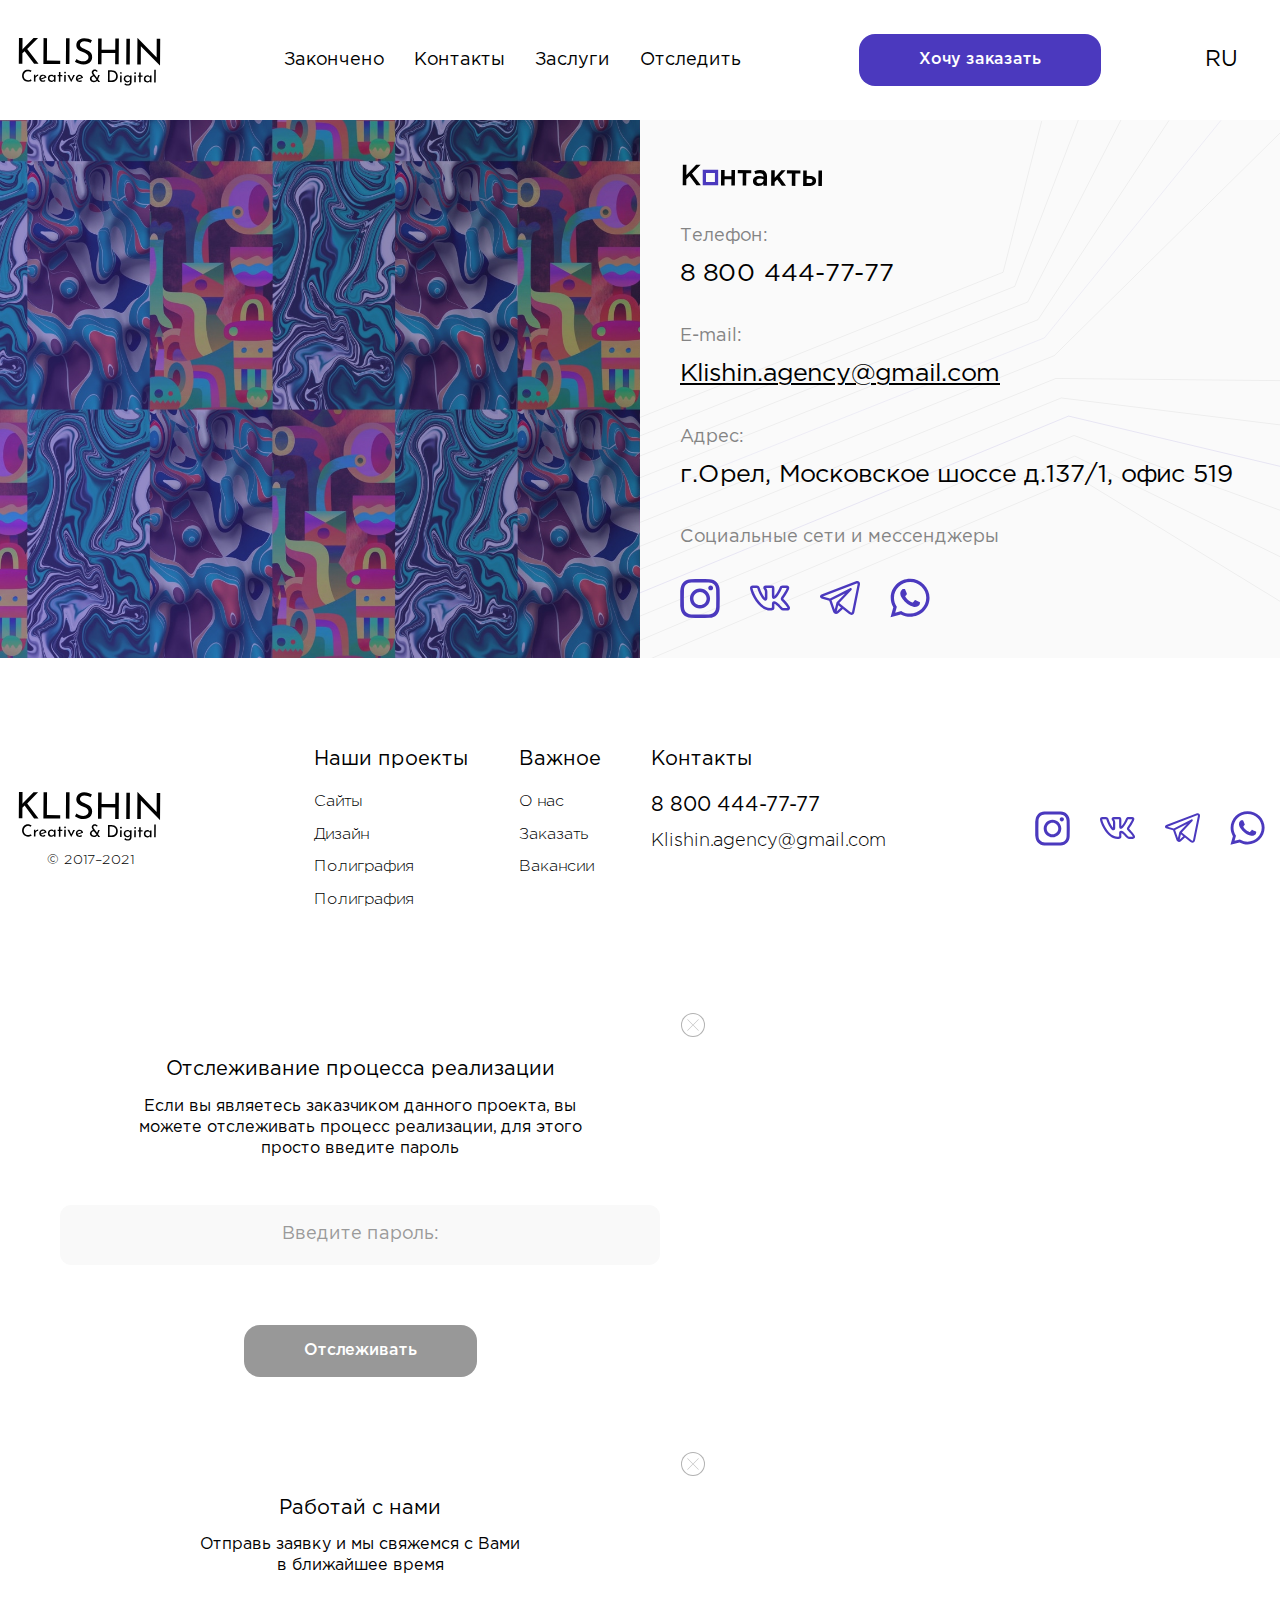
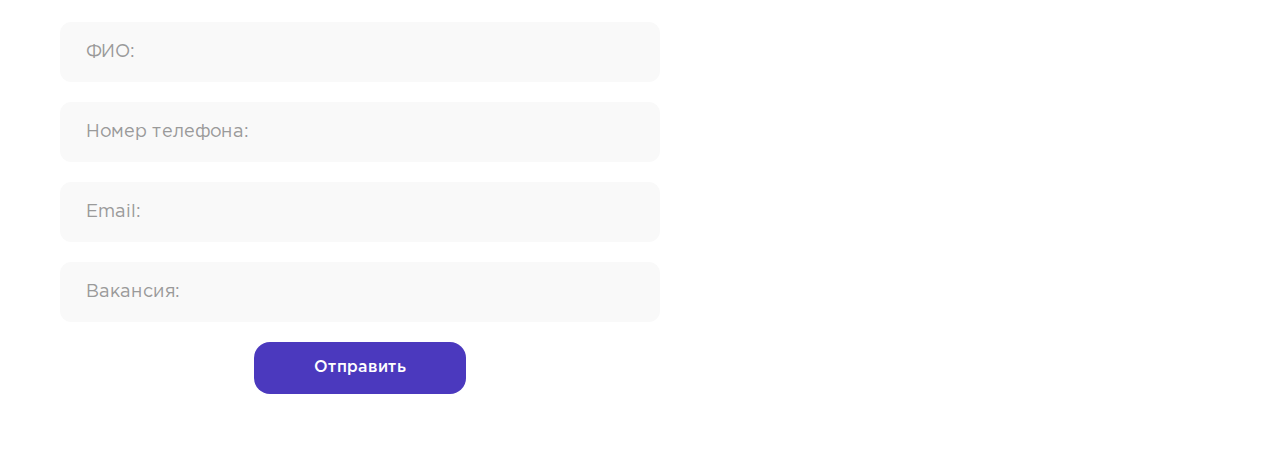
<file: contacts.html>
<!DOCTYPE html>
<html lang="ru">
<head>
	<meta charset="UTF-8">
	<link rel="stylesheet" href="assets/css/style.min.css">
	
	<!-- Useful meta tags -->
	<meta http-equiv="x-ua-compatible" content="ie=edge">
	<meta name="viewport" content="width=device-width, initial-scale=1, shrink-to-fit=no">
	<meta name="robots" content="index, follow">
	<meta name="google" content="notranslate">
	<meta name="format-detection" content="telephone=no">
	<meta name="description" content="">
	
	<title>Контакты</title>
</head>
<body>

	<div class="page">
		<header class="header" id="header">
			<div class="container">
				<div class="header__inner">
		
						<a class="header__logo" href="index.html">
							<img src="assets/images/logo.svg" alt="Логотип">
						</a>
		
						<div class="header__menu">
							<nav class="header__nav" id="header__nav">
								<a class="header__link" href="portfolio.html">Закончено</a>
								<a class="header__link" href="contacts.html">Контакты</a>
								<a class="header__link" href="sertificate.html">Заслуги</a>
								<a class="header__link open-modal" data-modal="#follow">Отследить</a>
							</nav>
						</div>
		
						<div class="header__order">
							<a class="btn header__order-btn" href="order.html">
								 <span>Хочу <b>заказать</b></span>
							</a>
						</div>
		
						<ul class="lang">
							<li class="lang__item">
								<a data-lang="ru">Ru</a>
							</li>
						</ul>
		
				</div>
			</div>
		</header>

		<main>
			
			<section class="section-contacts section-full">
			
				<div class="contacts">
					<div class="contacts__works">
						<img src="assets/images/order-bg.jpg" alt="img">
					</div>
					<div class="contacts__content">
						<h3 class="contacts__title">
							<img src="assets/images/title/title-5.svg" alt="Контакты">
						</h3>
			
						<ul class="contacts__list">
							<li class="contacts__list-item">
								<span>
									Телефон:
								</span>
								<a class="contacts__list-link phone" href="tel:88004447777">
									8 800 444-77-77
								</a>
							</li>
							<li class="contacts__list-item">
								<span>
									E-mail:
								</span>
								<a class="contacts__list-link contacts__list-link--line" href="mailto:Klishin.agency@gmail.com">
									Klishin.agency@gmail.com
								</a>
							</li>
							<li class="contacts__list-item">
								<span>
									Адрес:
								</span>
								<p class="contacts__list-link">
									г.Орел, Московское шоссе д.137/1, офис 519
								</p>
							</li>
						</ul>
			
						<span class="contacts__social-title">
							Социальные сети и мессенджеры
						</span>
						<ul class="contacts__social">
							<li>
								<a class="contacts__social-link contacts__social-link--instagram" href="">
									<svg width="49" height="49" viewBox="0 0 49 49" fill="none" xmlns="http://www.w3.org/2000/svg">
										<path d="M0.300537 15.1613C0.460915 14.0286 0.583107 12.8895 0.786957 11.7651C1.9425 5.39644 6.45128 1.06331 12.8981 0.841248C20.6603 0.574539 28.4459 0.56044 36.2069 0.840073C43.2235 1.09268 48.3051 6.28821 48.5242 13.3072C48.7575 20.7604 48.7575 28.2317 48.5242 35.6849C48.3051 42.7039 43.2253 47.8988 36.2075 48.152C28.4465 48.4323 20.6591 48.4393 12.8987 48.1479C5.88085 47.8841 1.02958 42.6769 0.560196 35.6473C0.519661 35.0393 0.389244 34.4365 0.300537 33.8314C0.300537 27.6078 0.300537 21.3843 0.300537 15.1613ZM24.5064 43.9922C28.0582 43.9922 31.6135 44.0985 35.1606 43.9675C40.7221 43.7613 44.1429 40.4422 44.2728 34.8859C44.4337 27.9627 44.4337 21.03 44.2728 14.1062C44.1429 8.55112 40.7198 5.1544 35.1606 5.03632C28.1046 4.88711 21.0409 4.88828 13.9849 5.03632C8.46804 5.15205 5.03725 8.48003 4.88745 13.974C4.69711 20.9848 4.69711 28.0079 4.88745 35.0187C5.03725 40.5121 8.46804 43.7631 13.9855 43.9675C17.488 44.0979 20.9992 43.9922 24.5064 43.9922Z" fill="#4B39BE"></path>
										<path d="M24.5 12.1675C17.6889 12.1675 12.1667 17.689 12.1667 24.5001C12.1667 31.3117 17.6889 36.8333 24.5 36.8333C31.3116 36.8333 36.8332 31.3117 36.8332 24.5001C36.8332 17.689 31.3116 12.1675 24.5 12.1675ZM24.5 32.5871C20.0335 32.5871 16.4129 28.9666 16.4129 24.5001C16.4129 20.0336 20.0335 16.4131 24.5 16.4131C28.9664 16.4131 32.587 20.0336 32.587 24.5001C32.587 28.9666 28.9664 32.5871 24.5 32.5871Z" fill="#4B39BE"></path>
										<path d="M40.4873 11.6048C40.4873 13.225 39.1737 14.5386 37.5535 14.5386C35.9333 14.5386 34.6191 13.225 34.6191 11.6048C34.6191 9.98398 35.9333 8.67041 37.5535 8.67041C39.1737 8.67041 40.4873 9.98398 40.4873 11.6048Z" fill="#4B39BE"></path>
									</svg>
								</a>
							</li>
							<li>
								<a class="contacts__social-link contacts__social-link--vk" href="">
									<svg width="60" height="38" viewBox="0 0 60 38" fill="none" xmlns="http://www.w3.org/2000/svg">
										<path d="M30.3625 37.75C39.0425 37.75 35.9475 32.255 36.6175 30.675C36.6075 29.495 36.5975 28.36 36.6375 27.67C37.1875 27.825 38.485 28.4825 41.165 31.0875C45.3025 35.2625 46.36 37.75 49.7025 37.75H55.855C57.805 37.75 58.82 36.9425 59.3275 36.265C59.8175 35.61 60.2975 34.46 59.7725 32.67C58.4 28.36 50.395 20.9175 49.8975 20.1325C49.9725 19.9875 50.0925 19.795 50.155 19.695H50.15C51.73 17.6075 57.76 8.5725 58.6475 4.9575C58.65 4.9525 58.6525 4.945 58.6525 4.9375C59.1325 3.2875 58.6925 2.2175 58.2375 1.6125C57.5525 0.7075 56.4625 0.25 54.99 0.25H48.8375C46.7775 0.25 45.215 1.2875 44.425 3.18C43.1025 6.5425 39.3875 13.4575 36.6025 15.905C36.5175 12.4375 36.575 9.79 36.62 7.8225C36.71 3.985 37 0.25 33.0175 0.25H23.3475C20.8525 0.25 18.465 2.975 21.05 6.21C23.31 9.045 21.8625 10.625 22.35 18.49C20.45 16.4525 17.07 10.95 14.68 3.9175C14.01 2.015 12.995 0.2525 10.1375 0.2525H3.985C1.49 0.2525 0 1.6125 0 3.89C0 9.005 11.3225 37.75 30.3625 37.75ZM10.1375 4.0025C10.68 4.0025 10.735 4.0025 11.1375 5.145C13.585 12.3525 19.075 23.0175 23.085 23.0175C26.0975 23.0175 26.0975 19.93 26.0975 18.7675L26.095 9.5125C25.93 6.45 24.815 4.925 24.0825 4L32.8525 4.01C32.8575 4.0525 32.8025 14.2475 32.8775 16.7175C32.8775 20.225 35.6625 22.235 40.01 17.835C44.5975 12.6575 47.77 4.9175 47.8975 4.6025C48.085 4.1525 48.2475 4 48.8375 4H54.99H55.015C55.0125 4.0075 55.0125 4.015 55.01 4.0225C54.4475 6.6475 48.895 15.0125 47.0375 17.61C47.0075 17.65 46.98 17.6925 46.9525 17.735C46.135 19.07 45.47 20.545 47.065 22.62H47.0675C47.2125 22.795 47.59 23.205 48.14 23.775C49.85 25.54 55.715 31.575 56.235 33.975C55.89 34.03 55.515 33.99 49.7025 34.0025C48.465 34.0025 47.4975 32.1525 43.805 28.4275C40.485 25.1975 38.33 23.8775 36.3675 23.8775C32.5575 23.8775 32.835 26.97 32.87 30.71C32.8825 34.765 32.8575 33.4825 32.885 33.7375C32.6625 33.825 32.025 34 30.3625 34C14.5 34 4.17 8.8225 3.7725 4.01C3.91 3.9975 5.8025 4.005 10.1375 4.0025Z" fill="#4B39BE"></path>
									</svg>
								</a>
							</li>
							<li>
								<a class="contacts__social-link contacts__social-link--telegram" href="">
									<svg width="56" height="48" viewBox="0 0 56 48" fill="none" xmlns="http://www.w3.org/2000/svg">
										<path d="M55.1353 1.56274C54.4513 0.726196 53.4268 0.265625 52.2501 0.265625C51.6106 0.265625 50.9329 0.400208 50.2365 0.666382L2.83358 18.7615C0.317959 19.7216 -0.0208471 21.1622 0.000942383 21.9355C0.0227319 22.7089 0.442715 24.1282 3.00875 24.9446C3.02414 24.9493 3.03952 24.954 3.0549 24.9583L12.8875 27.7722L18.205 42.9778C18.9301 45.0508 20.5575 46.3386 22.4527 46.3386C23.6477 46.3386 24.8231 45.8378 25.8519 44.8911L31.9337 39.2911L40.7551 46.3941C40.7559 46.395 40.7572 46.3954 40.7581 46.3962L40.8418 46.4637C40.8495 46.4697 40.8576 46.4761 40.8653 46.4821C41.8458 47.2426 42.9161 47.6442 43.9616 47.6447H43.962C46.0047 47.6447 47.6312 46.1326 48.105 43.793L55.8719 5.44171C56.1838 3.90234 55.9223 2.5249 55.1353 1.56274ZM16.1769 27.2377L35.1471 17.5464L23.335 30.0977C23.1414 30.3032 23.0043 30.5548 22.9368 30.8287L20.6591 40.0546L16.1769 27.2377ZM23.6289 42.4771C23.5503 42.5493 23.4713 42.6138 23.3922 42.6732L25.5054 34.1146L29.3493 37.21L23.6289 42.4771ZM52.656 4.79016L44.8891 43.1419C44.8144 43.5089 44.5755 44.363 43.9616 44.363C43.6582 44.363 43.2771 44.1976 42.887 43.8973L32.8912 35.8488C32.8899 35.8475 32.8882 35.8463 32.8865 35.8454L26.9388 31.056L44.0205 12.9053C44.5674 12.3242 44.617 11.4343 44.138 10.796C43.6587 10.1577 42.7901 9.95685 42.0796 10.32L13.9847 24.6729L4.01834 21.8215L51.4068 3.73187C51.8071 3.57892 52.0865 3.54688 52.2501 3.54688C52.3505 3.54688 52.5291 3.55884 52.5954 3.64044C52.6825 3.74683 52.7936 4.10956 52.656 4.79016Z" fill="#4B39BE"></path>
									</svg>
								</a>
							</li>
							<li>
								<a class="contacts__social-link contacts__social-link--whatsapp" href="">
									<svg width="45" height="44" viewBox="0 0 45 44" fill="none" xmlns="http://www.w3.org/2000/svg">
										<path fill-rule="evenodd" clip-rule="evenodd" d="M38.0863 6.68217C33.9641 2.64288 28.4818 0.417408 22.6413 0.415039C10.6064 0.415039 0.811766 10.001 0.806925 21.783C0.805311 25.5494 1.81059 29.2259 3.72139 32.4666L0.623779 43.54L12.1985 40.5683C15.3878 42.2711 18.9784 43.1684 22.6324 43.1694H22.6416C34.6751 43.1694 44.4709 33.5826 44.4754 21.8001C44.4779 16.09 42.2088 10.7212 38.0863 6.68217ZM22.6413 39.5605H22.6338C19.3775 39.5592 16.1839 38.7027 13.3972 37.0847L12.7348 36.6996L5.86615 38.4632L7.69949 31.9089L7.26785 31.2369C5.45118 28.4089 4.49189 25.1403 4.4935 21.7843C4.49727 11.9915 12.6385 4.02423 22.6486 4.02423C27.4959 4.02581 32.0525 5.87568 35.4787 9.23297C38.905 12.5903 40.7907 17.0528 40.7891 21.7988C40.7848 31.5925 32.6441 39.5605 22.6413 39.5605ZM32.5957 26.2579C32.0503 25.9905 29.3679 24.6992 28.8677 24.5207C28.368 24.3425 28.0039 24.2538 27.6406 24.7881C27.2767 25.3225 26.2313 26.5254 25.9129 26.8815C25.5945 27.2379 25.2766 27.2826 24.7309 27.0152C24.1853 26.748 22.4275 26.184 20.3435 24.3649C18.7218 22.9491 17.627 21.2005 17.3086 20.6662C16.9907 20.1314 17.3059 19.8702 17.5479 19.5765C18.1385 18.8587 18.7299 18.1062 18.9117 17.7501C19.0938 17.3937 19.0026 17.0818 18.866 16.8146C18.7299 16.5474 17.6388 13.9192 17.1843 12.8498C16.7411 11.8091 16.2917 11.9496 15.9566 11.9333C15.6388 11.9178 15.2749 11.9146 14.911 11.9146C14.5474 11.9146 13.9563 12.048 13.4561 12.5829C12.9561 13.1175 11.5469 14.4091 11.5469 17.0373C11.5469 19.6655 13.5018 22.2044 13.7745 22.5608C14.0472 22.9172 17.6216 28.3105 23.0942 30.6231C24.3959 31.1737 25.4119 31.5019 26.2044 31.748C27.5115 32.1544 28.7004 32.0971 29.6406 31.9597C30.689 31.8062 32.8681 30.6678 33.3232 29.4207C33.7777 28.1733 33.7777 27.1044 33.6411 26.8815C33.505 26.6588 33.1411 26.5253 32.5957 26.2579Z" fill="#4B39BE"></path>
									</svg>
								</a>
							</li>
						</ul>
					</div>
				</div>
			
			</section>
		</main>

		<footer class="footer--white">
			<div class="container">
				
				<div class="footer">
					<div class="footer__box">
						<a class="footer__logo" href="index.html">
							<img src="assets/images/logo.svg" alt="Логотип">
						</a>
						<span class="footer__copy">
							© 2017–2021
						</span>
					</div>
		
					<div class="footer__info">
						<ul class="footer__link">
							<li class="footer__link-title">
								<span>
									Наши проекты
								</span>
								<img src="assets/images/svg/arrow.svg" alt="arrow">
							</li>
							<li class="footer__link--hidden-mobile">
								<ul class="footer__link-mobile">
									<li class="footer__link-item">
										<a href="">
											Сайты
										</a>
									</li>
									<li class="footer__link-item">
										<a href="">
											Дизайн
										</a>
									</li>
									<li class="footer__link-item">
										<a href="">
											Полиграфия
										</a>
									</li>
									<li class="footer__link-item">
										<a href="">
											Полиграфия
										</a>
									</li>
								</ul>
							</li>
						</ul>
						<ul class="footer__link">
							<li class="footer__link-title">
								<span>
									Важное
								</span>
								<img src="assets/images/svg/arrow.svg" alt="arrow">
							</li>
							<li class="footer__link--hidden-mobile">
								<ul class="footer__link-mobile">
									<li class="footer__link-item">
										<a href="">
											О нас
										</a>
									</li>
									<li class="footer__link-item">
										<a href="">
											Заказать
										</a>
									</li>
									<li class="footer__link-item">
										<a href="">
											Вакансии
										</a>
									</li>
								</ul>
							</li>
						</ul>
						<ul class="footer__link">
							<li class="footer__link-title">
								<span>
									Контакты
								</span>
								<img src="assets/images/svg/arrow.svg" alt="arrow">
							</li>
							<li class="footer__link--hidden-mobile">
								<ul class="footer__link-mobile">
									<li class="footer__link-item">
										<a class="footer__link-phone" href="tel:88004447777">
											8 800 444-77-77
										</a>
									</li>
									<li class="footer__link-item">
										<a class="footer__link-email" href="mailto:Klishin.agency@gmail.com">
											Klishin.agency@gmail.com
										</a>
									</li>
								</ul>
							</li>
						</ul>
					</div>
		
					<div class="footer__social">
						<a href="" class="footer__social-item footer__social-item--instagram">
							<svg width="49" height="49" viewBox="0 0 49 49" fill="none" xmlns="http://www.w3.org/2000/svg">
								<path d="M0.300537 15.1613C0.460915 14.0286 0.583107 12.8895 0.786957 11.7651C1.9425 5.39644 6.45128 1.06331 12.8981 0.841248C20.6603 0.574539 28.4459 0.56044 36.2069 0.840073C43.2235 1.09268 48.3051 6.28821 48.5242 13.3072C48.7575 20.7604 48.7575 28.2317 48.5242 35.6849C48.3051 42.7039 43.2253 47.8988 36.2075 48.152C28.4465 48.4323 20.6591 48.4393 12.8987 48.1479C5.88085 47.8841 1.02958 42.6769 0.560196 35.6473C0.519661 35.0393 0.389244 34.4365 0.300537 33.8314C0.300537 27.6078 0.300537 21.3843 0.300537 15.1613ZM24.5064 43.9922C28.0582 43.9922 31.6135 44.0985 35.1606 43.9675C40.7221 43.7613 44.1429 40.4422 44.2728 34.8859C44.4337 27.9627 44.4337 21.03 44.2728 14.1062C44.1429 8.55112 40.7198 5.1544 35.1606 5.03632C28.1046 4.88711 21.0409 4.88828 13.9849 5.03632C8.46804 5.15205 5.03725 8.48003 4.88745 13.974C4.69711 20.9848 4.69711 28.0079 4.88745 35.0187C5.03725 40.5121 8.46804 43.7631 13.9855 43.9675C17.488 44.0979 20.9992 43.9922 24.5064 43.9922Z" fill="#4B39BE"/>
								<path d="M24.5 12.1675C17.6889 12.1675 12.1667 17.689 12.1667 24.5001C12.1667 31.3117 17.6889 36.8333 24.5 36.8333C31.3116 36.8333 36.8332 31.3117 36.8332 24.5001C36.8332 17.689 31.3116 12.1675 24.5 12.1675ZM24.5 32.5871C20.0335 32.5871 16.4129 28.9666 16.4129 24.5001C16.4129 20.0336 20.0335 16.4131 24.5 16.4131C28.9664 16.4131 32.587 20.0336 32.587 24.5001C32.587 28.9666 28.9664 32.5871 24.5 32.5871Z" fill="#4B39BE"/>
								<path d="M40.4873 11.6048C40.4873 13.225 39.1737 14.5386 37.5535 14.5386C35.9333 14.5386 34.6191 13.225 34.6191 11.6048C34.6191 9.98398 35.9333 8.67041 37.5535 8.67041C39.1737 8.67041 40.4873 9.98398 40.4873 11.6048Z" fill="#4B39BE"/>
							</svg>
						</a>
						<a href="" class="footer__social-item footer__social-item--vk">
							<svg width="60" height="38" viewBox="0 0 60 38" fill="none" xmlns="http://www.w3.org/2000/svg">
								<path d="M30.3625 37.75C39.0425 37.75 35.9475 32.255 36.6175 30.675C36.6075 29.495 36.5975 28.36 36.6375 27.67C37.1875 27.825 38.485 28.4825 41.165 31.0875C45.3025 35.2625 46.36 37.75 49.7025 37.75H55.855C57.805 37.75 58.82 36.9425 59.3275 36.265C59.8175 35.61 60.2975 34.46 59.7725 32.67C58.4 28.36 50.395 20.9175 49.8975 20.1325C49.9725 19.9875 50.0925 19.795 50.155 19.695H50.15C51.73 17.6075 57.76 8.5725 58.6475 4.9575C58.65 4.9525 58.6525 4.945 58.6525 4.9375C59.1325 3.2875 58.6925 2.2175 58.2375 1.6125C57.5525 0.7075 56.4625 0.25 54.99 0.25H48.8375C46.7775 0.25 45.215 1.2875 44.425 3.18C43.1025 6.5425 39.3875 13.4575 36.6025 15.905C36.5175 12.4375 36.575 9.79 36.62 7.8225C36.71 3.985 37 0.25 33.0175 0.25H23.3475C20.8525 0.25 18.465 2.975 21.05 6.21C23.31 9.045 21.8625 10.625 22.35 18.49C20.45 16.4525 17.07 10.95 14.68 3.9175C14.01 2.015 12.995 0.2525 10.1375 0.2525H3.985C1.49 0.2525 0 1.6125 0 3.89C0 9.005 11.3225 37.75 30.3625 37.75ZM10.1375 4.0025C10.68 4.0025 10.735 4.0025 11.1375 5.145C13.585 12.3525 19.075 23.0175 23.085 23.0175C26.0975 23.0175 26.0975 19.93 26.0975 18.7675L26.095 9.5125C25.93 6.45 24.815 4.925 24.0825 4L32.8525 4.01C32.8575 4.0525 32.8025 14.2475 32.8775 16.7175C32.8775 20.225 35.6625 22.235 40.01 17.835C44.5975 12.6575 47.77 4.9175 47.8975 4.6025C48.085 4.1525 48.2475 4 48.8375 4H54.99H55.015C55.0125 4.0075 55.0125 4.015 55.01 4.0225C54.4475 6.6475 48.895 15.0125 47.0375 17.61C47.0075 17.65 46.98 17.6925 46.9525 17.735C46.135 19.07 45.47 20.545 47.065 22.62H47.0675C47.2125 22.795 47.59 23.205 48.14 23.775C49.85 25.54 55.715 31.575 56.235 33.975C55.89 34.03 55.515 33.99 49.7025 34.0025C48.465 34.0025 47.4975 32.1525 43.805 28.4275C40.485 25.1975 38.33 23.8775 36.3675 23.8775C32.5575 23.8775 32.835 26.97 32.87 30.71C32.8825 34.765 32.8575 33.4825 32.885 33.7375C32.6625 33.825 32.025 34 30.3625 34C14.5 34 4.17 8.8225 3.7725 4.01C3.91 3.9975 5.8025 4.005 10.1375 4.0025Z" fill="#4B39BE"/>
							</svg>
						</a>
						<a href="" class="footer__social-item footer__social-item--telegram">
							<svg width="56" height="48" viewBox="0 0 56 48" fill="none" xmlns="http://www.w3.org/2000/svg">
								<path d="M55.1353 1.56274C54.4513 0.726196 53.4268 0.265625 52.2501 0.265625C51.6106 0.265625 50.9329 0.400208 50.2365 0.666382L2.83358 18.7615C0.317959 19.7216 -0.0208471 21.1622 0.000942383 21.9355C0.0227319 22.7089 0.442715 24.1282 3.00875 24.9446C3.02414 24.9493 3.03952 24.954 3.0549 24.9583L12.8875 27.7722L18.205 42.9778C18.9301 45.0508 20.5575 46.3386 22.4527 46.3386C23.6477 46.3386 24.8231 45.8378 25.8519 44.8911L31.9337 39.2911L40.7551 46.3941C40.7559 46.395 40.7572 46.3954 40.7581 46.3962L40.8418 46.4637C40.8495 46.4697 40.8576 46.4761 40.8653 46.4821C41.8458 47.2426 42.9161 47.6442 43.9616 47.6447H43.962C46.0047 47.6447 47.6312 46.1326 48.105 43.793L55.8719 5.44171C56.1838 3.90234 55.9223 2.5249 55.1353 1.56274ZM16.1769 27.2377L35.1471 17.5464L23.335 30.0977C23.1414 30.3032 23.0043 30.5548 22.9368 30.8287L20.6591 40.0546L16.1769 27.2377ZM23.6289 42.4771C23.5503 42.5493 23.4713 42.6138 23.3922 42.6732L25.5054 34.1146L29.3493 37.21L23.6289 42.4771ZM52.656 4.79016L44.8891 43.1419C44.8144 43.5089 44.5755 44.363 43.9616 44.363C43.6582 44.363 43.2771 44.1976 42.887 43.8973L32.8912 35.8488C32.8899 35.8475 32.8882 35.8463 32.8865 35.8454L26.9388 31.056L44.0205 12.9053C44.5674 12.3242 44.617 11.4343 44.138 10.796C43.6587 10.1577 42.7901 9.95685 42.0796 10.32L13.9847 24.6729L4.01834 21.8215L51.4068 3.73187C51.8071 3.57892 52.0865 3.54688 52.2501 3.54688C52.3505 3.54688 52.5291 3.55884 52.5954 3.64044C52.6825 3.74683 52.7936 4.10956 52.656 4.79016Z" fill="#4B39BE"/>
							</svg>
						</a>
						<a href="" class="footer__social-item footer__social-item--whatsapp">
							<svg width="45" height="44" viewBox="0 0 45 44" fill="none" xmlns="http://www.w3.org/2000/svg">
								<path fill-rule="evenodd" clip-rule="evenodd" d="M38.0863 6.68217C33.9641 2.64288 28.4818 0.417408 22.6413 0.415039C10.6064 0.415039 0.811766 10.001 0.806925 21.783C0.805311 25.5494 1.81059 29.2259 3.72139 32.4666L0.623779 43.54L12.1985 40.5683C15.3878 42.2711 18.9784 43.1684 22.6324 43.1694H22.6416C34.6751 43.1694 44.4709 33.5826 44.4754 21.8001C44.4779 16.09 42.2088 10.7212 38.0863 6.68217ZM22.6413 39.5605H22.6338C19.3775 39.5592 16.1839 38.7027 13.3972 37.0847L12.7348 36.6996L5.86615 38.4632L7.69949 31.9089L7.26785 31.2369C5.45118 28.4089 4.49189 25.1403 4.4935 21.7843C4.49727 11.9915 12.6385 4.02423 22.6486 4.02423C27.4959 4.02581 32.0525 5.87568 35.4787 9.23297C38.905 12.5903 40.7907 17.0528 40.7891 21.7988C40.7848 31.5925 32.6441 39.5605 22.6413 39.5605ZM32.5957 26.2579C32.0503 25.9905 29.3679 24.6992 28.8677 24.5207C28.368 24.3425 28.0039 24.2538 27.6406 24.7881C27.2767 25.3225 26.2313 26.5254 25.9129 26.8815C25.5945 27.2379 25.2766 27.2826 24.7309 27.0152C24.1853 26.748 22.4275 26.184 20.3435 24.3649C18.7218 22.9491 17.627 21.2005 17.3086 20.6662C16.9907 20.1314 17.3059 19.8702 17.5479 19.5765C18.1385 18.8587 18.7299 18.1062 18.9117 17.7501C19.0938 17.3937 19.0026 17.0818 18.866 16.8146C18.7299 16.5474 17.6388 13.9192 17.1843 12.8498C16.7411 11.8091 16.2917 11.9496 15.9566 11.9333C15.6388 11.9178 15.2749 11.9146 14.911 11.9146C14.5474 11.9146 13.9563 12.048 13.4561 12.5829C12.9561 13.1175 11.5469 14.4091 11.5469 17.0373C11.5469 19.6655 13.5018 22.2044 13.7745 22.5608C14.0472 22.9172 17.6216 28.3105 23.0942 30.6231C24.3959 31.1737 25.4119 31.5019 26.2044 31.748C27.5115 32.1544 28.7004 32.0971 29.6406 31.9597C30.689 31.8062 32.8681 30.6678 33.3232 29.4207C33.7777 28.1733 33.7777 27.1044 33.6411 26.8815C33.505 26.6588 33.1411 26.5253 32.5957 26.2579Z" fill="#4B39BE"/>
							</svg>
						</a>
					</div>
				</div>
		
			</div>
		</footer>
		
		<div class="modal" id="follow">
			<a class="modal__close" data-modal="#follow"><img src="assets/images/svg/close.svg" alt="Закрыть"></a>
			<div class="modal__content">
				<p class="modal__title">Отслеживание процесса реализации</p>
				<p class="modal__subtitle">Если вы являетесь заказчиком данного проекта, вы<br> можете отслеживать процесс реализации, для этого<br> просто введите пароль</p>
				<form class="modal__form" id="form-follow">
					<div class="modal__form-item">
						<input class="modal__input input-password" autocomplete="off" name="password" type="password" required placeholder ="Введите пароль:">
						<span class="form-error">
							Пароль введен неверно, попробуйте еще раз
						</span>
					</div>
					<div class="modal__bottom">
						<button class="btn modal__btn disabled" type="submit">Отслеживать</button>
					</div>
				</form>
			</div>	
		</div>
		
		<div class="modal" id="vacancy">
			<div class="massage">
				<img src="assets/images/svg/good.svg" alt="Сообщение">
				<p class="massage__info">
					Ваша заявка принята!
				</p>
				<p class="massage__info-text ">
					В ближайшее время с Вами свяжется специалист!
				</p>
			</div>
			<a class="modal__close" data-modal="#vacancy"><img src="assets/images/svg/close.svg" alt="Закрыть"></a>
			<div class="modal__content">
				<p class="modal__title">Работай с нами</p>
				<p class="modal__subtitle">Отправь заявку и мы свяжемся с Вами<br> в ближайшее время</p>
				<form class="modal__form" id="form-vacancy">
					<div class="modal__form-items">
						<input class="modal__input" name="name" type="text" required placeholder ="ФИО:">
					</div>
					<div class="modal__form-items">
						<input class="modal__input" name="phone" type="tel" required placeholder ="Номер телефона:">
					</div>
					<div class="modal__form-items">
						<input class="modal__input" name="name" type="text" required placeholder ="Email:">
					</div>
					<div class="modal__form-items">
						<input class="modal__input input-vacancy" name="vacancy" type="text" readonly="" required placeholder ="Вакансия:">
					</div>
					<div class="modal__bottom">
						<button class="btn" type="submit">Отправить</button>
					</div>
				</form>
			</div>	
		</div>
	</div>

	<script src="assets/js/plugins/jquery/libs.min.js"></script>
	<script src="assets/js/plugins/maskedinput/jquery.maskedinput.min.js"></script>
	<script src="assets/js/plugins/isotope/isotope.pkgd.min.js"></script>
	<script src="assets/js/plugins/fankybox/jquery.fancybox.min.js"></script>
	<script src="assets/js/app.js"></script>

</body>
</html>
</file>
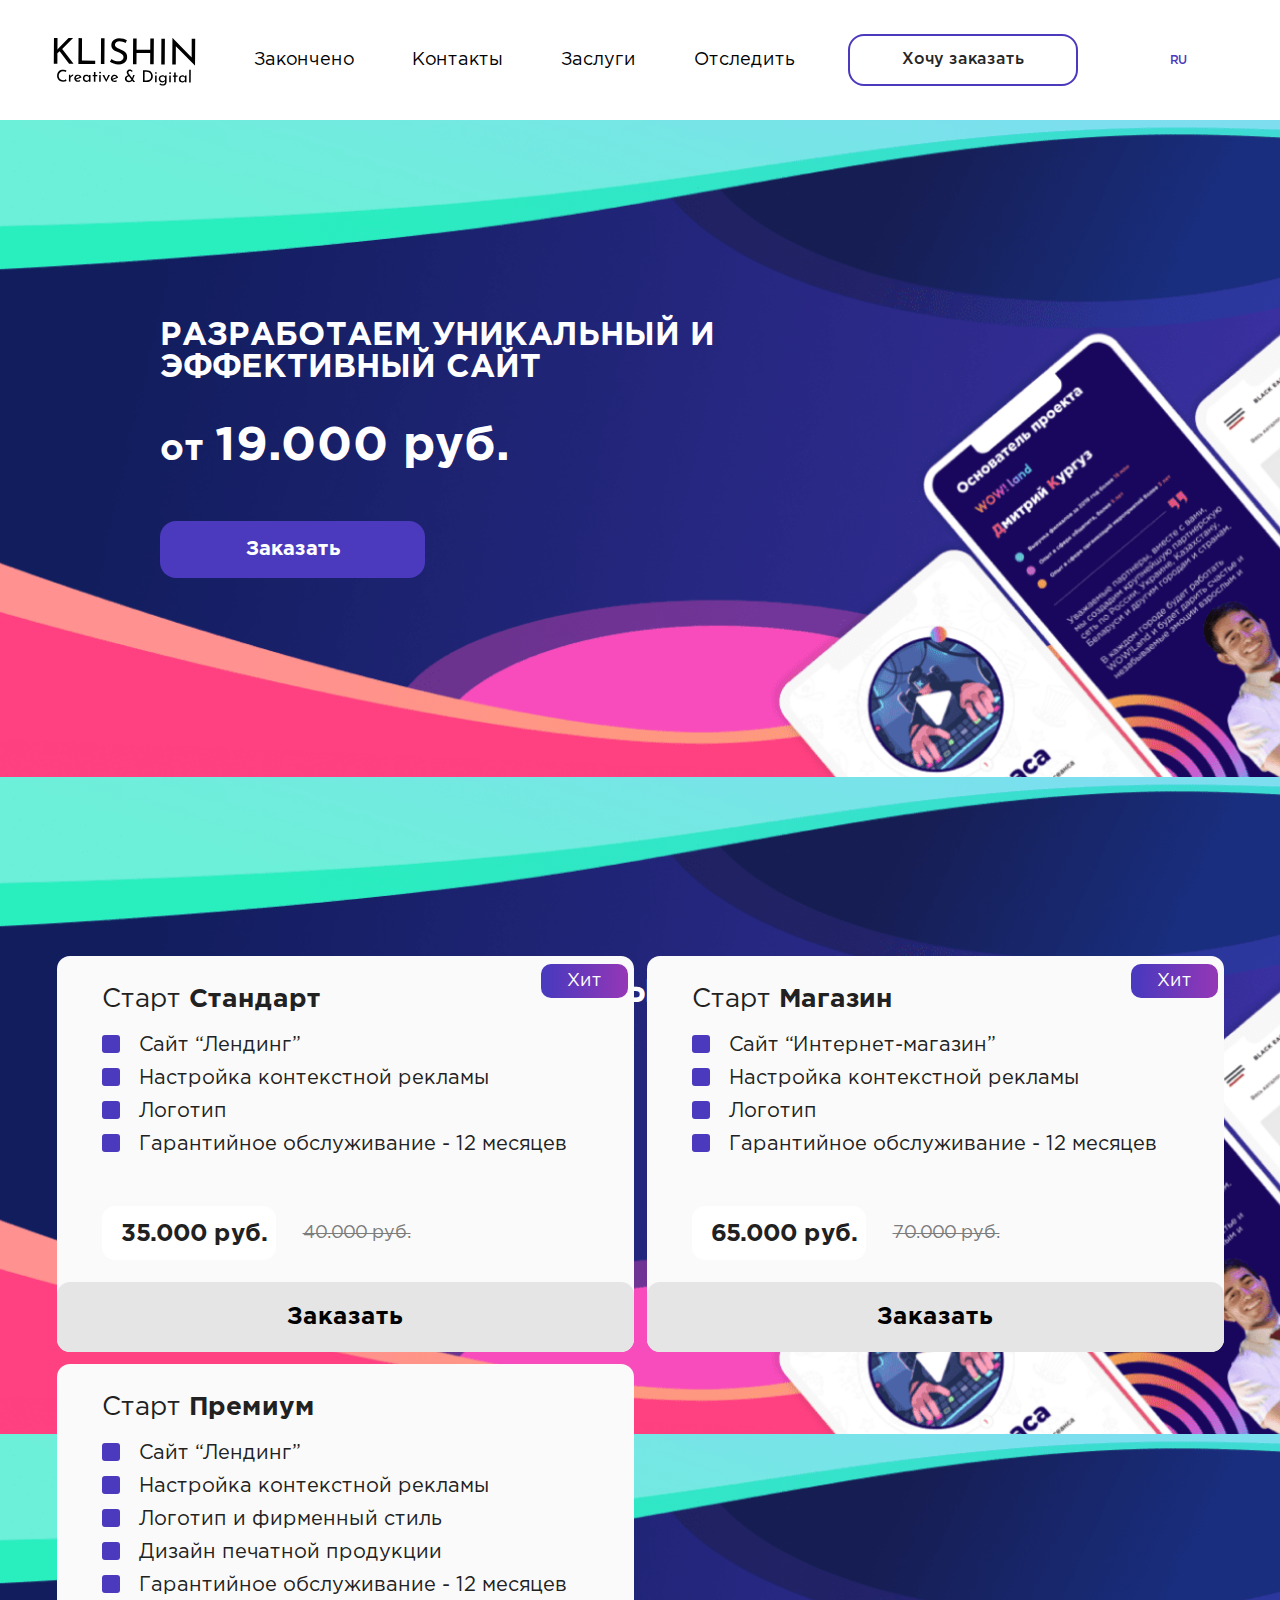
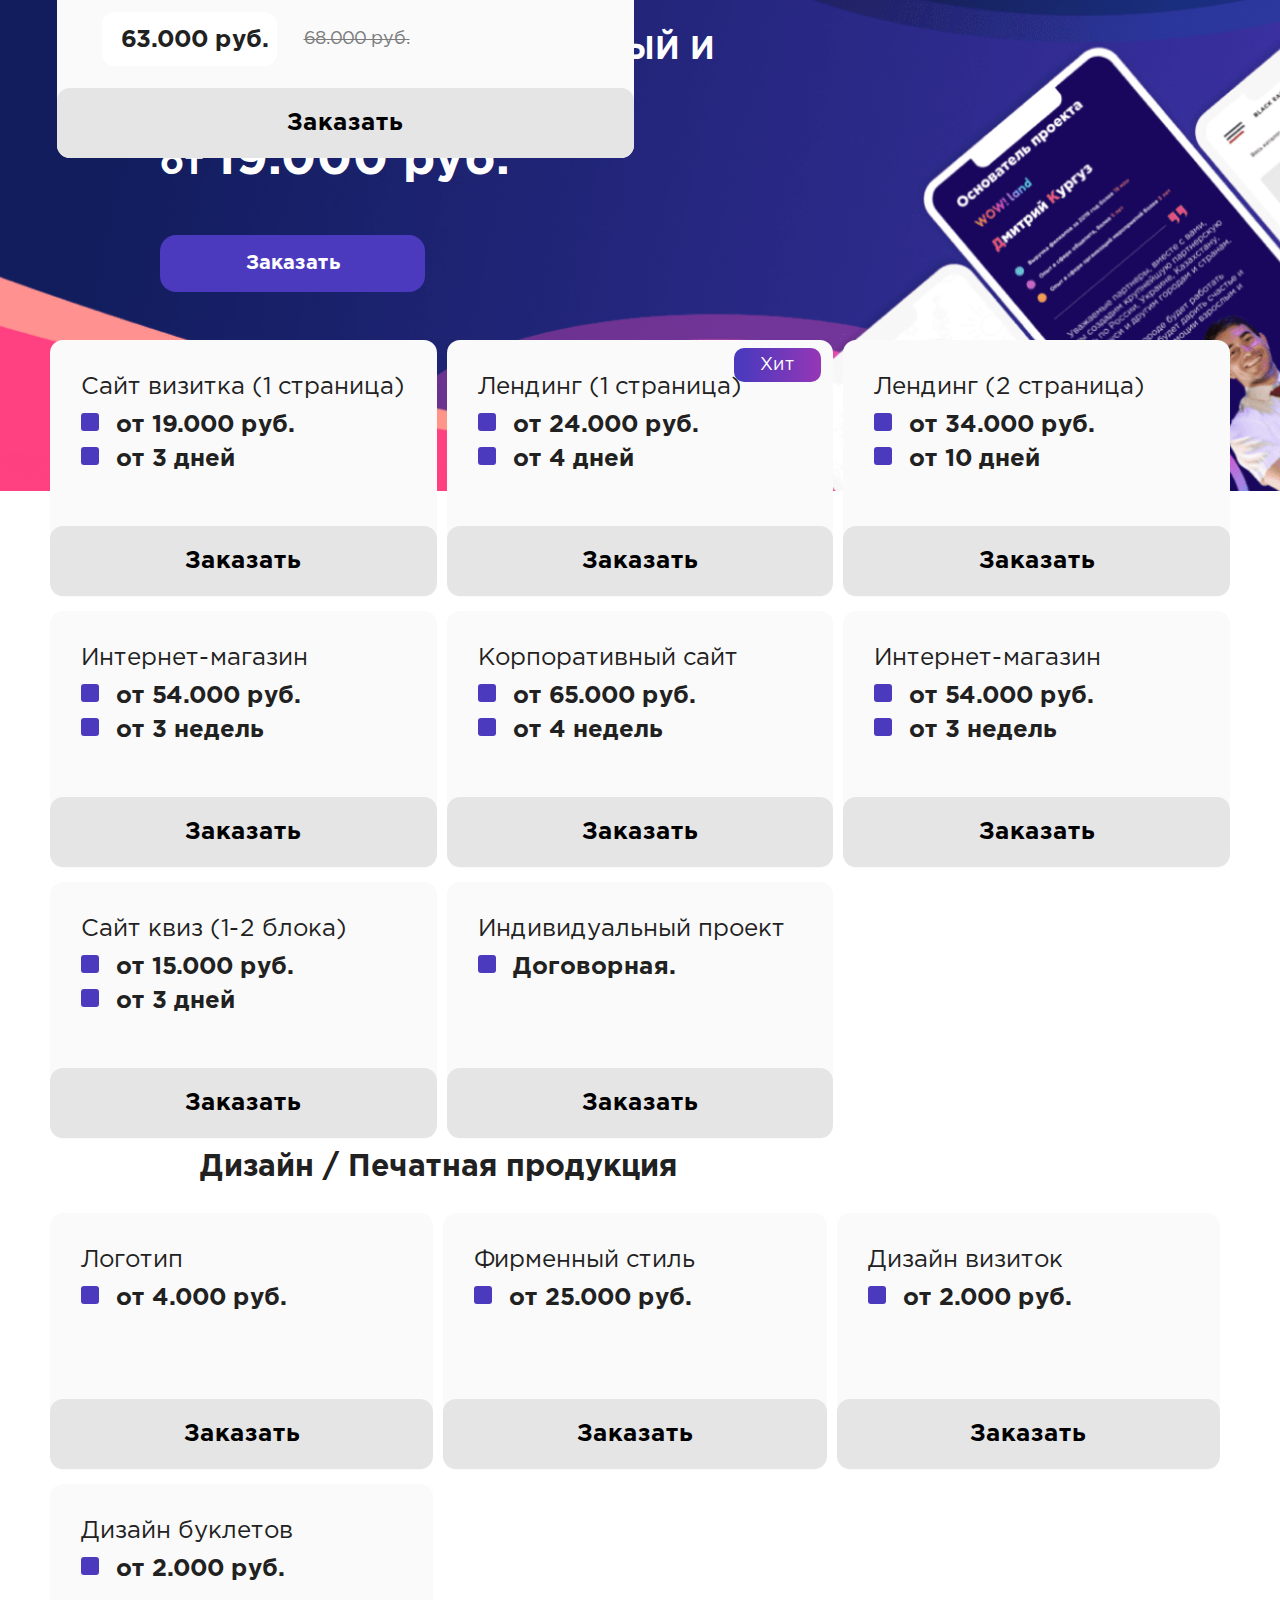
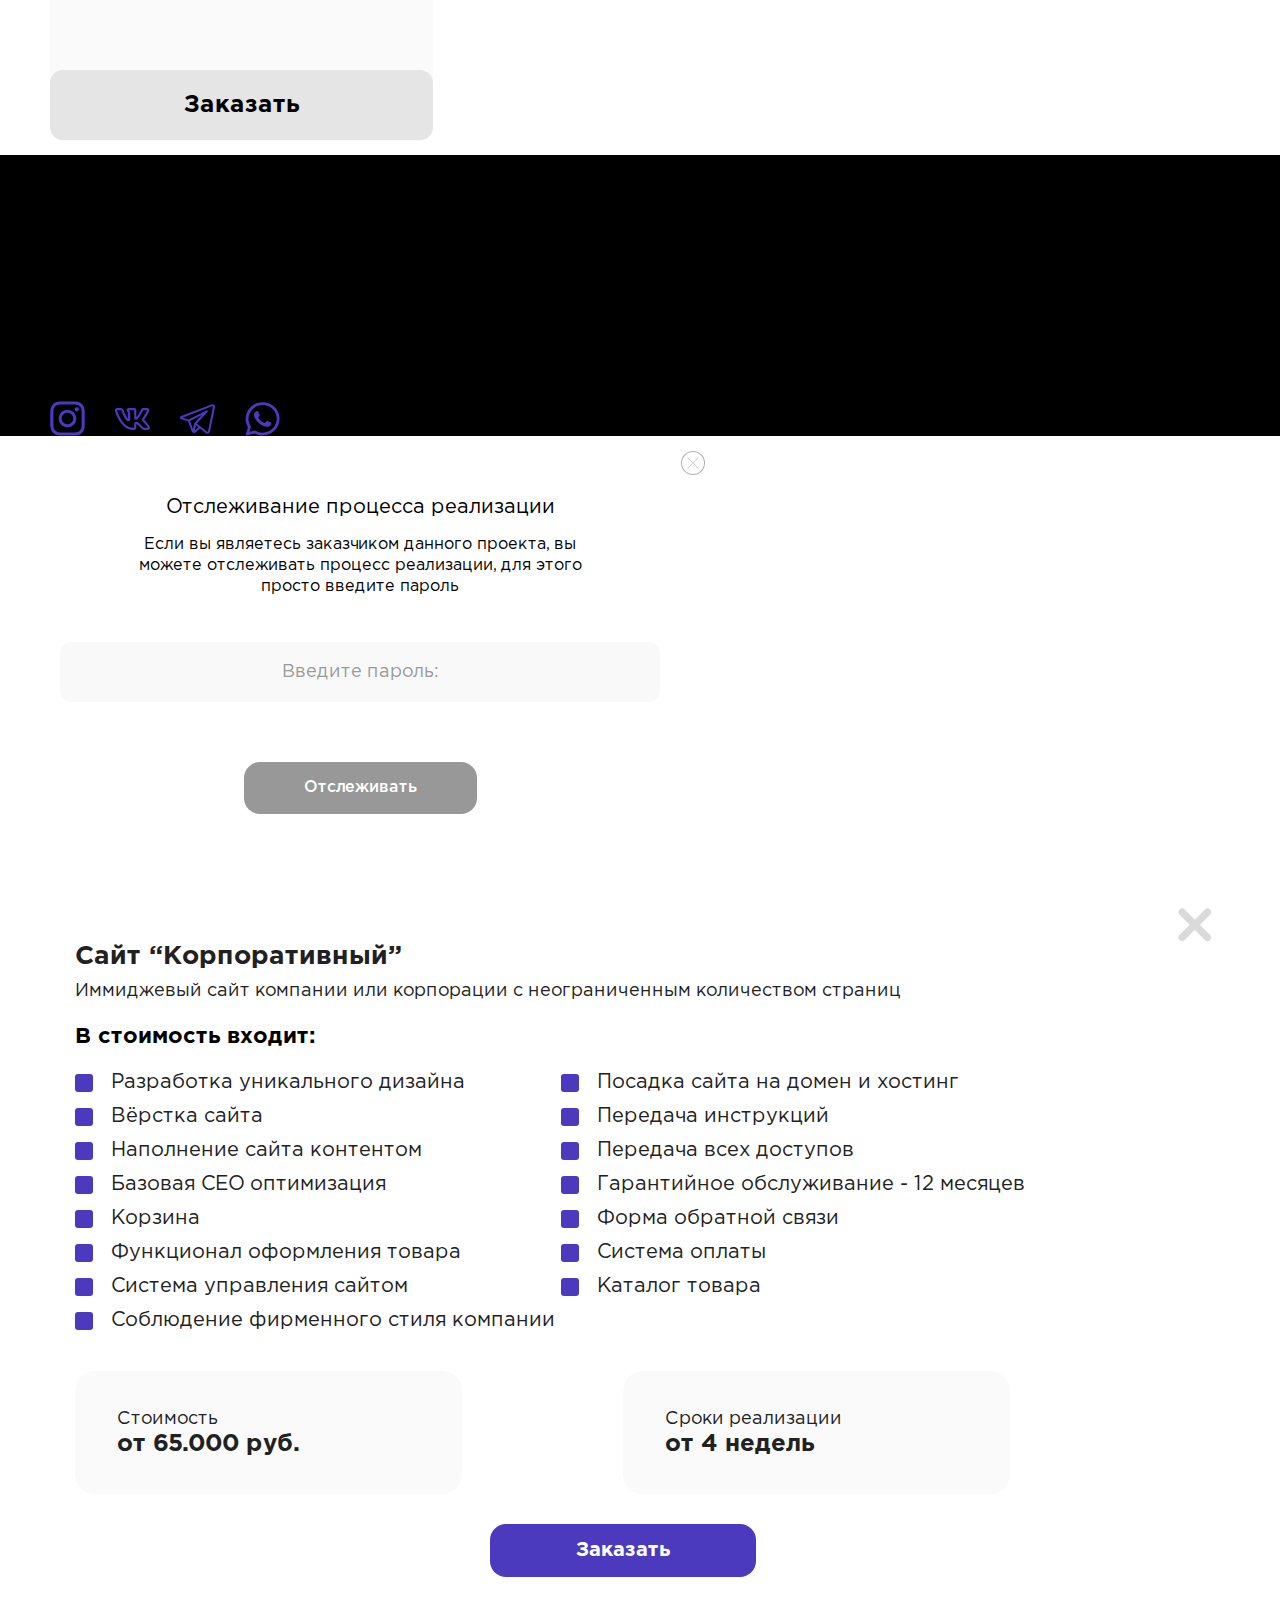
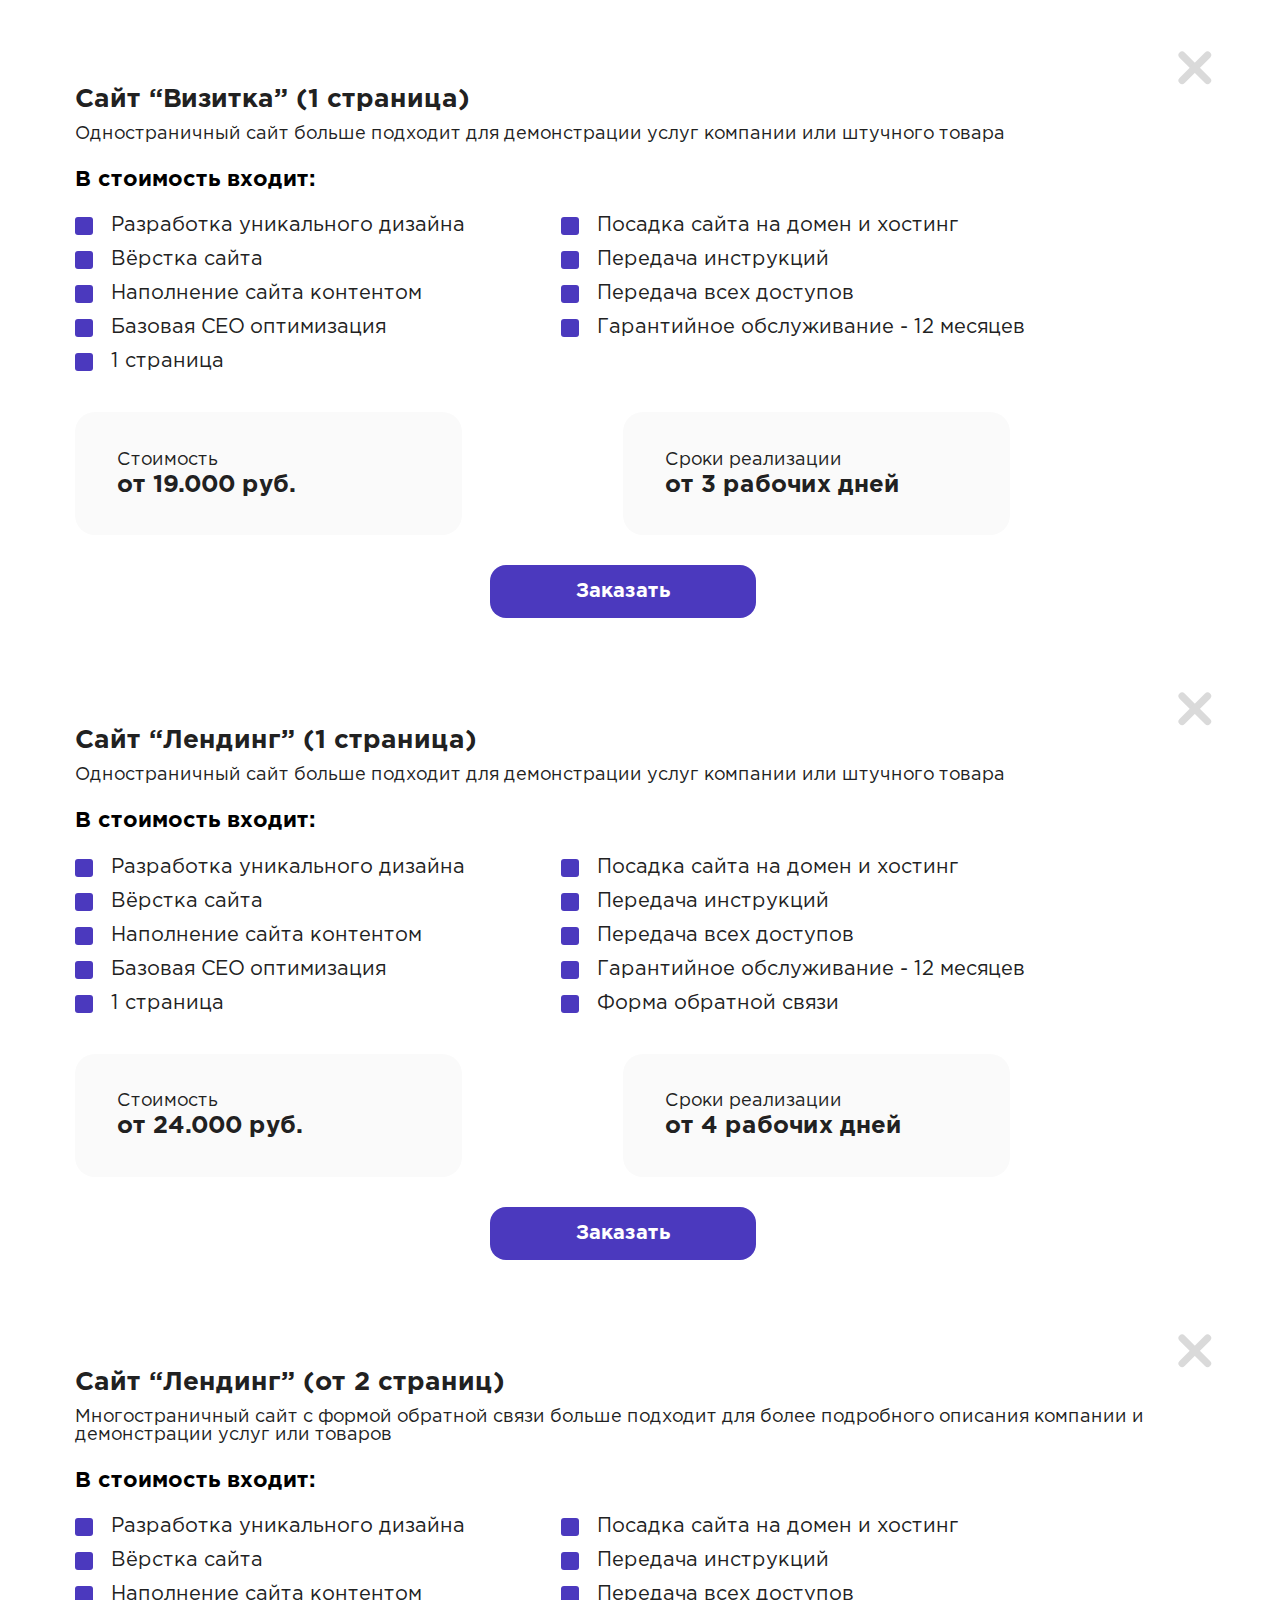
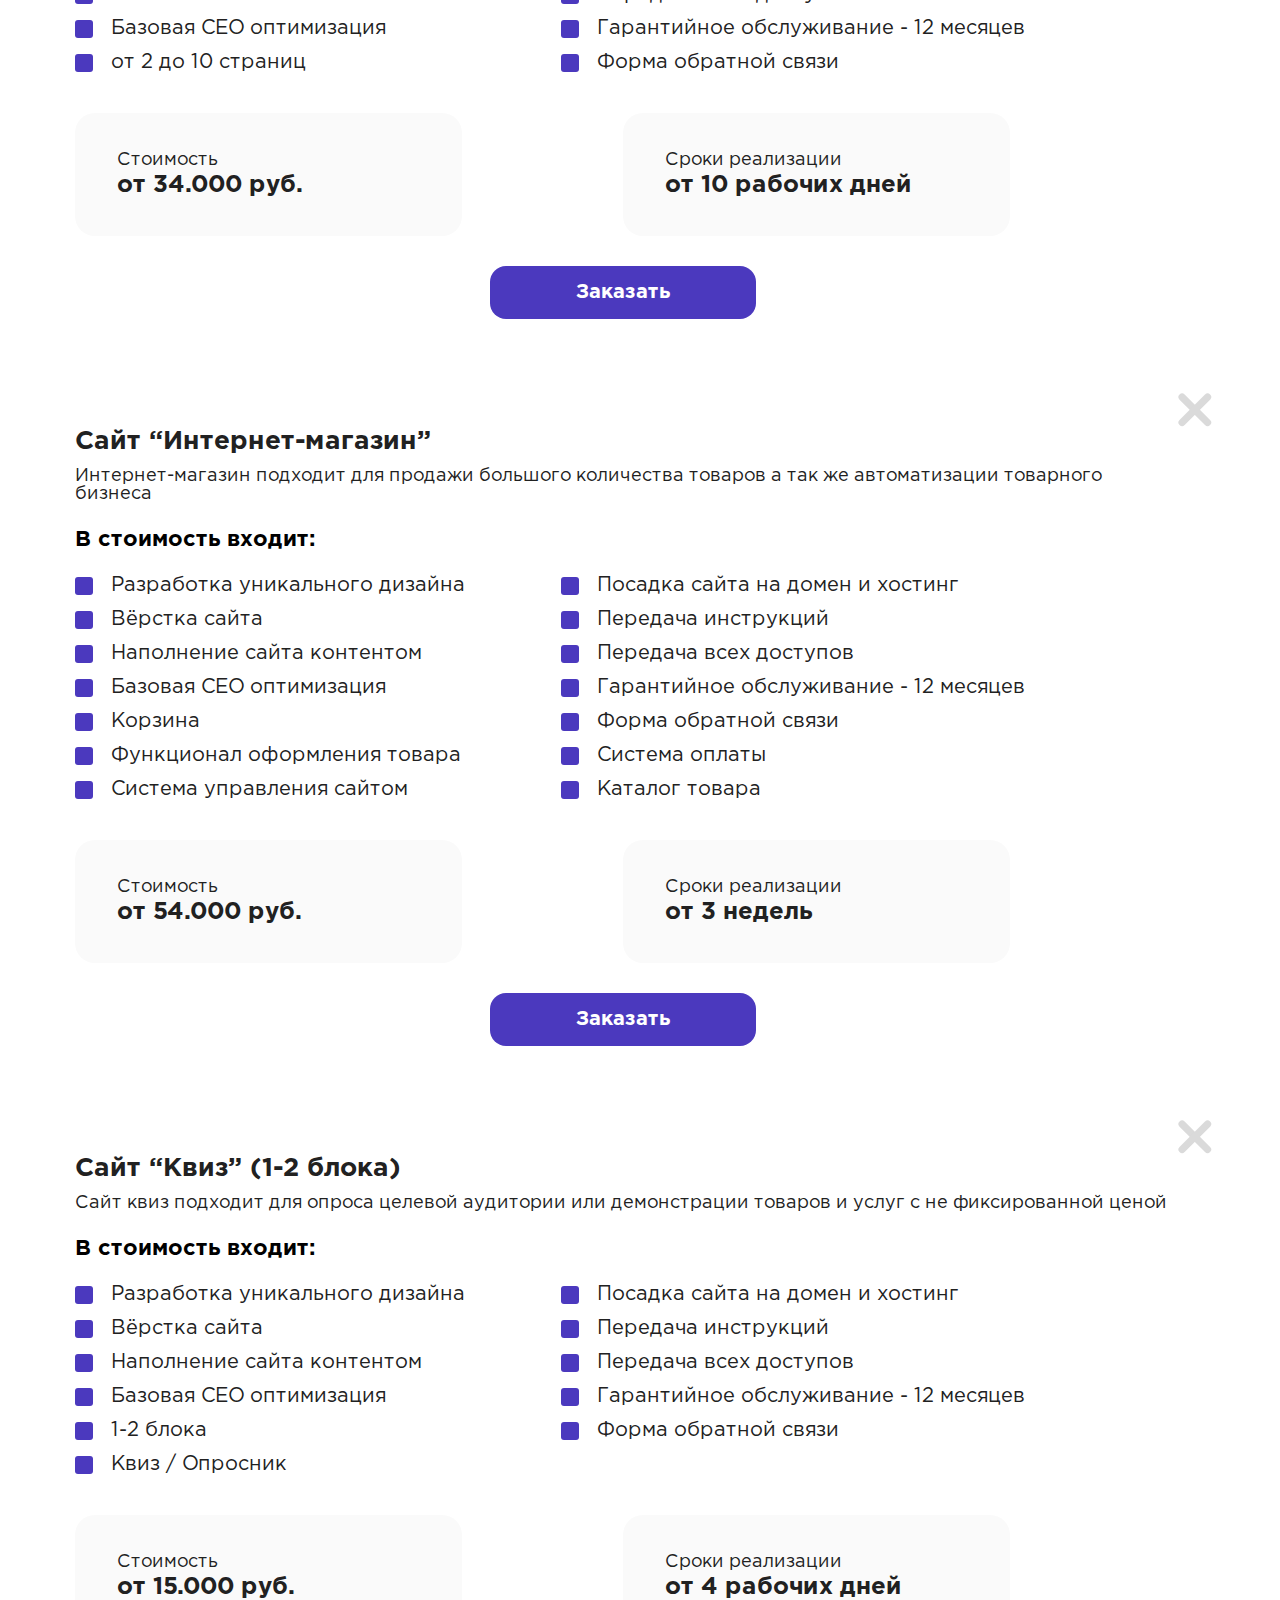
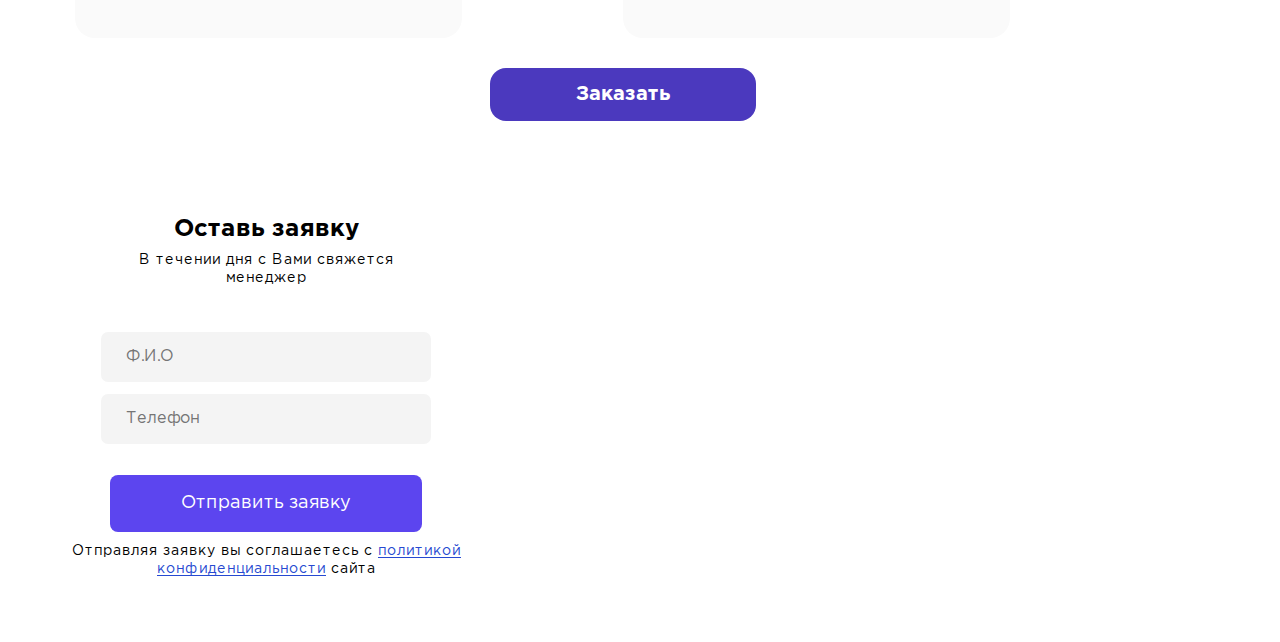
<file: development.html>
<!DOCTYPE html>
<html lang="ru">
<head>
    <meta charset="UTF-8">
    <!-- <link rel="stylesheet" href="assets/css/style.min.css"> -->
    <link rel="stylesheet" href="assets/css/slick.css">
    <link rel="stylesheet" href="assets/css/style.css">

    <!-- Useful meta tags -->
    <meta http-equiv="x-ua-compatible" content="ie=edge">
    <meta name="viewport" content="width=device-width, initial-scale=1, shrink-to-fit=no">
    <meta name="robots" content="index, follow">
    <meta name="google" content="notranslate">
    <meta name="format-detection" content="telephone=no">
    <meta name="description" content="">

    <title>Главная</title>
</head>
<body>

<div class="page">
    <header class="header" id="header">
        <div class="container">
            <div class="header__inner">

                <a class="header__logo" href="index.html">
                    <img src="assets/images/logo.svg" alt="Логотип">
                </a>

                <div class="header__menu">
                    <nav class="header__nav" id="header__nav">
                        <a class="header__link" href="portfolio.html">Закончено</a>
                        <a class="header__link" href="contacts.html">Контакты</a>
                        <a class="header__link" href="sertificate.html">Заслуги</a>
                        <a class="header__link open-modal" data-modal="#follow">Отследить</a>
                    </nav>
                </div>

                <div class="header__order">
                    <a class="btn header__order-btn" href="order.html">
                        <span>Хочу <b>заказать</b></span>
                    </a>
                </div>

                <ul class="lang">
                    <li class="lang__item">
                        <a data-lang="ru">Ru</a>
                    </li>
                </ul>

            </div>
        </div>
    </header>

    <main>
        <section class="slider slider__development">
            <div class="slider__inner slider__development-inner">
                <div class="slider__item slider__item-development">
                    <div class="slider__item-inner slider__item-development-inner">
                        <div class="slider__item-title">
                            Разработаем уникальный и эффективный сайт
                        </div>
                        <div class="slider__item-text">
                            от <span class="slider__item-text-price">19.000 руб.</span>
                        </div>
                        <button class="slider__item-btn open-modal"
                        data-modal="#modal-application">Заказать</button>
                    </div>
                </div>
                <div class="slider__item slider__item-development">
                    <div class="slider__item-inner slider__item-development-inner">
                        <div class="slider__item-title">
                            Разработаем уникальный и эффективный сайт
                        </div>
                        <div class="slider__item-text">
                            от <span class="slider__item-text-price">19.000 руб.</span>
                        </div>
                        <button class="slider__item-btn open-modal"
                        data-modal="#modal-application">Заказать</button>
                    </div>
                </div>
                <div class="slider__item slider__item-development">
                    <div class="slider__item-inner slider__item-development-inner">
                        <div class="slider__item-title">
                            Разработаем уникальный и эффективный сайт
                        </div>
                        <div class="slider__item-text">
                            от <span class="slider__item-text-price">19.000 руб.</span>
                        </div>
                        <button class="slider__item-btn open-modal"
                        data-modal="#modal-application open-modal"
                        data-modal="#modal-application">Заказать</button>
                    </div>
                </div>
            </div>
        </section>
        <section class="fast__start">
            <div class="container">
                <h2 class="title__box-new">
                    Быстрый старт
                </h2>
                <div class="fast__start-inner">
                    <div class="fast__start-item">
                        <div class="fast__start-item--wrapper">
                            <div class="fast__start-inner-box">
                                <h4 class="fast__start-inner--box--title">
                                    Старт <span class="fast__start-inner--box--title--bold">Стандарт</span>
                                </h4>
                                <ul class="fast__start-inner--box--menu">
                                    <li class="fast__start-inner--box--list">Сайт “Лендинг”</li>
                                    <li class="fast__start-inner--box--list">Настройка контекстной рекламы</li>
                                    <li class="fast__start-inner--box--list">Логотип</li>
                                    <li class="fast__start-inner--box--list">Гарантийное обслуживание - 12 месяцев</li>
                                </ul>
                                <div class="box__prices">
                                    <div class="fast__start-inner--box--new--price">
                                        <p class="new__price">
                                            35.000 руб.
                                        </p>
                                    </div>
                                    <div class="fast__start-inner--box--old--price">
                                        <p class="old__price">
                                            40.000 руб.
                                        </p>
                                    </div>
                                </div>
                                <div class="fast__start-hit">
                                    <p class="hit-development">
                                        Хит
                                    </p>
                                </div>
                            </div>
                            <div class="box__btn">
                                <button class="btn-reset--development fast__start-box__button hover__primary-btn open-modal"
                                        data-modal="#modal-application">Заказать
                                </button>
                            </div>
                        </div>
                    </div>
                    <div class="fast__start-item">
                        <div class="fast__start-item--wrapper">
                            <div class="fast__start-inner-box">
                                <h4 class="fast__start-inner--box--title">
                                    Старт <span class="fast__start-inner--box--title--bold">Магазин</span>
                                </h4>
                                <ul class="fast__start-inner--box--menu">
                                    <li class="fast__start-inner--box--list">Сайт “Интернет-магазин”</li>
                                    <li class="fast__start-inner--box--list">Настройка контекстной рекламы</li>
                                    <li class="fast__start-inner--box--list">Логотип</li>
                                    <li class="fast__start-inner--box--list">Гарантийное обслуживание - 12 месяцев</li>
                                </ul>
                                <div class="box__prices">
                                    <div class="fast__start-inner--box--new--price">
                                        <p class="new__price">
                                            65.000 руб.
                                        </p>
                                    </div>
                                    <div class="fast__start-inner--box--old--price">
                                        <p class="old__price">
                                            70.000 руб.
                                        </p>
                                    </div>
                                </div>
                                <div class="fast__start-hit">
                                    <p class="hit-development">
                                        Хит
                                    </p>
                                </div>

                            </div>
                            <div class="box__btn">
                                <button class="btn-reset--development fast__start-box__button hover__primary-btn open-modal"
                                data-modal="#modal-application">
                                    Заказать
                                </button>
                            </div>
                        </div>
                    </div>
                    <div class="fast__start-item">
                        <div class="fast__start-item--wrapper">
                            <div class="fast__start-inner-box">
                                <h4 class="fast__start-inner--box--title">
                                    Старт <span class="fast__start-inner--box--title--bold">Премиум</span>
                                </h4>
                                <ul class="fast__start-inner--box--menu--last">
                                    <li class="fast__start-inner--box--list">Сайт “Лендинг”</li>
                                    <li class="fast__start-inner--box--list">Настройка контекстной рекламы</li>
                                    <li class="fast__start-inner--box--list">Логотип и фирменный стиль</li>
                                    <li class="fast__start-inner--box--list">Дизайн печатной продукции</li>
                                    <li class="fast__start-inner--box--list">Гарантийное обслуживание - 12 месяцев</li>
                                </ul>
                                <div class="box__prices">
                                    <div class="fast__start-inner--box--new--price">
                                        <p class="new__price">
                                            63.000 руб.
                                        </p>
                                    </div>
                                    <div class="fast__start-inner--box--old--price">
                                        <p class="old__price">
                                            68.000 руб.
                                        </p>
                                    </div>
                                </div>
                            </div>
                            <div class="box__btn">
                                <button class="btn-reset--development fast__start-box__button hover__primary-btn open-modal"
                                data-modal="#modal-application">
                                    Заказать
                                </button>
                            </div>
                        </div>
                    </div>
                </div>
            </div>
        </section>
        <section class="sites">
            <div class="container">
                <h2 class="title__box-new">
                    Web-сайты
                </h2>
                <div class="sites__item-inner">

                    <div class="sites__item">
                        <div class="sites__item-wrapper">
                            <div class="sites__inner-box">
                                <div class="sites__inner-box-not-hover">
                                    <h4 class="sites__inner-box--title">
                                        Сайт визитка (1 страница)
                                    </h4>
                                    <ul class="sites__inner-box--menu">
                                        <li class="sites__inner-box--list">от 19.000 руб.</li>
                                        <li class="sites__inner-box--list">от 3 дней</li>
                                    </ul>
                                </div>
                                <div class="sites__inner-item--hover">
                                    <p class="sites__inner-item--hover--title">
                                        Сайт визитка (1 страница)
                                    </p>
                                    <p class="sites__inner-item--hover--text">
                                        от 19.000 руб.
                                    </p>
                                    <button class="sites__btn--hover sites__btn--flex open-modal" data-modal="#modal-vizitka">
                                        <span>Подробнее</span>
                                        <img class="sites__btn-svg" src="assets/images/svg/arrow-btn.svg">
                                    </button>
                                    <div class="not-hover__item"></div>
                                </div>
                            </div>
                            <div class="sites__btn">
                                <button class="btn-reset--development sites__button hover__primary-btn js-open-modal open-modal"
                                data-modal="#modal-application">
                                    Заказать
                                </button>
                            </div>
                            <div class="sites__btn">
                                <button class="btn-reset sites__button hover__primary-btn js-open-modal sites__button-mob open-modal"
                                        data-modal="#modal-vizitka">
                                    Подробнее
                                </button>
                            </div>
                        </div>
                    </div>
                    <div class="sites__item">
                        <div class="sites__item-wrapper">
                            <div class="sites__inner-box">
                                <div class="sites__inner-box-not-hover">
                                    <h4 class="sites__inner-box--title">
                                        Лендинг (1 страница)
                                    </h4>
                                    <ul class="sites__inner-box--menu">
                                        <li class="sites__inner-box--list">от 24.000 руб.</li>
                                        <li class="sites__inner-box--list">от 4 дней</li>
                                    </ul>
                                    <div class="fast__start-hit">
                                        <p class="hit-development">
                                            Хит
                                        </p>
                                    </div>
                                </div>
                                <div class="sites__inner-item--hover">
                                    <p class="sites__inner-item--hover--title">
                                        Лендинг (1 страница)
                                    </p>
                                    <p class="sites__inner-item--hover--text">
                                        от 24.000 руб
                                    </p>
                                    <button class="sites__btn--hover sites__btn--flex open-modal" data-modal="#modal-landig-one-page">
                                        <span>Подробнее</span>
                                        <img class="sites__btn-svg" src="assets/images/svg/arrow-btn.svg" alt="">
                                    </button>
                                    <div class="not-hover__item"></div>
                                </div>
                            </div>
                            <div class="sites__btn">
                                <button class="btn-reset--development sites__button hover__primary-btn js-open-modal open-modal"
                                data-modal="#modal-application">
                                    Заказать
                                </button>
                            </div>
                            <div class="sites__btn">
                                <button class="btn-reset sites__button hover__primary-btn js-open-modal open-modal sites__button-mob"
                                        data-modal="#modal-landig-one-page">
                                    Подробнее
                                </button>
                            </div>
                        </div>
                    </div>
                    <div class="sites__item">
                        <div class="sites__item-wrapper">
                            <div class="sites__inner-box">
                                <div class="sites__inner-box-not-hover">
                                    <h4 class="sites__inner-box--title">
                                        Лендинг (2 страница)
                                    </h4>
                                    <ul class="sites__inner-box--menu">
                                        <li class="sites__inner-box--list">от 34.000 руб.</li>
                                        <li class="sites__inner-box--list">от 10 дней</li>
                                    </ul>
                                </div>
                                <div class="sites__inner-item--hover">
                                    <p class="sites__inner-item--hover--title">
                                        Лендинг (2 страница)
                                    </p>
                                    <p class="sites__inner-item--hover--text">
                                        от 34.000 руб.
                                    </p>
                                    <button class="sites__btn--hover sites__btn--flex open-modal"
                                            data-modal="#modal-landig-two-page">
                                        <span>Подробнее</span>
                                        <img class="sites__btn-svg" src="assets/images/svg/arrow-btn.svg" alt="">
                                    </button>
                                    <div class="not-hover__item"></div>
                                </div>
                            </div>

                            <div class="sites__btn">
                                <button class="btn-reset--development sites__button hover__primary-btn js-open-modal open-modal"
                                        data-modal="#modal-application">
                                    Заказать
                                </button>
                            </div>
                            <div class="sites__btn">
                                <button class="btn-reset sites__button hover__primary-btn js-open-modal sites__button-mob"
                                        data-modal="#modal-landig-two-page">
                                    Подробнее
                                </button>
                            </div>
                        </div>
                    </div>
                    <div class="sites__item">
                        <div class="sites__item-wrapper">
                            <div class="sites__inner-box">
                                <div class="sites__inner-box-not-hover">
                                    <h4 class="sites__inner-box--title">
                                        Интернет-магазин
                                    </h4>
                                    <ul class="sites__inner-box--menu">
                                        <li class="sites__inner-box--list">от 54.000 руб.</li>
                                        <li class="sites__inner-box--list">от 3 недель</li>
                                    </ul>
                                </div>
                                <div class="sites__inner-item--hover">
                                    <p class="sites__inner-item--hover--title">
                                        Интернет-магазин
                                    </p>
                                    <p class="sites__inner-item--hover--text">
                                        от 54.000 руб.
                                    </p>
                                    <button class="sites__btn--hover sites__btn--flex  open-modal"
                                            data-modal="#modal-internet-magazine">
                                        <span>Подробнее</span>
                                        <img class="sites__btn-svg" src="assets/images/svg/arrow-btn.svg" alt="">
                                    </button>
                                    <div class="not-hover__item"></div>
                                </div>
                            </div>
                            <div class="sites__btn">
                                <button class="btn-reset--development sites__button hover__primary-btn js-open-modal open-modal"
                                        data-modal="#modal-application">
                                    Заказать
                                </button>
                            </div>
                            <div class="sites__btn">
                                <button class="btn-reset sites__button hover__primary-btn js-open-modal sites__button-mob open-modal"
                                        data-modal="#modal-internet-magazine">
                                    Подробнее
                                </button>
                            </div>
                        </div>
                    </div>
                    <div class="sites__item">
                        <div class="sites__item-wrapper">
                            <div class="sites__inner-box">
                                <div class="sites__inner-box-not-hover">
                                    <h4 class="sites__inner-box--title">
                                        Корпоративный сайт
                                    </h4>
                                    <ul class="sites__inner-box--menu">
                                        <li class="sites__inner-box--list">от 65.000 руб.</li>
                                        <li class="sites__inner-box--list">от 4 недель</li>
                                    </ul>
                                </div>
                                <div class="sites__inner-item--hover">
                                    <p class="sites__inner-item--hover--title">
                                        Корпоративный сайт
                                    </p>
                                    <p class="sites__inner-item--hover--text">
                                        от 65.000 руб.
                                    </p>
                                    <button class="sites__btn--hover sites__btn--flex open-modal" data-modal="#modal-koorp">
                                        <span>Подробнее</span>
                                        <img class="sites__btn-svg" src="assets/images/svg/arrow-btn.svg" alt="">
                                    </button>
                                    <div class="not-hover__item"></div>
                                </div>
                            </div>
                            <div class="sites__btn">
                                <button class="btn-reset--development sites__button hover__primary-btn js-open-modal open-modal"                               
                                        data-modal="#modal-application">
                                    Заказать
                                </button>
                            </div>
                            <div class="sites__btn">
                                <button class="btn-reset sites__button hover__primary-btn js-open-modal sites__button-mob open-modal"
                                        data-modal="#modal-koorp">
                                    Подробнее
                                </button>
                            </div>
                        </div>
                    </div>
                    <div class="sites__item">
                        <div class="sites__item-wrapper">
                            <div class="sites__inner-box">
                                <div class="sites__inner-box-not-hover">
                                    <h4 class="sites__inner-box--title">
                                        Интернет-магазин
                                    </h4>
                                    <ul class="sites__inner-box--menu">
                                        <li class="sites__inner-box--list">от 54.000 руб.</li>
                                        <li class="sites__inner-box--list">от 3 недель</li>
                                    </ul>
                                </div>
                                <div class="sites__inner-item--hover">
                                    <p class="sites__inner-item--hover--title">
                                        Интернет-магазин
                                    </p>
                                    <p class="sites__inner-item--hover--text">
                                        от 54.000 руб.
                                    </p>
                                    <button class="sites__btn--hover sites__btn--flex open-modal"
                                            data-modal="#modal-internet-magazine">
                                        <span>Подробнее</span>
                                        <img class="sites__btn-svg" src="assets/images/svg/arrow-btn.svg" alt="">
                                    </button>
                                    <div class="not-hover__item"></div>
                                </div>
                            </div>
                            <div class="sites__btn">
                                <button class="btn-reset--development sites__button hover__primary-btn js-open-modal open-modal"                               
                                        data-modal="#modal-application">
                                    Заказать
                                </button>
                            </div>
                            <div class="sites__btn">
                                <button class="btn-reset sites__button hover__primary-btn js-open-modal sites__button-mob open-modal"
                                        data-modal="#modal-internet-magazine">
                                    Подробнее
                                </button>
                            </div>
                        </div>
                    </div>
                    <div class="sites__item">
                        <div class="sites__item-wrapper">
                            <div class="sites__inner-box">
                                <div class="sites__inner-box-not-hover">
                                    <h4 class="sites__inner-box--title">
                                        Сайт квиз (1-2 блока)
                                    </h4>
                                    <ul class="sites__inner-box--menu">
                                        <li class="sites__inner-box--list">от 15.000 руб.</li>
                                        <li class="sites__inner-box--list">от 3 дней</li>
                                    </ul>
                                </div>
                                <div class="sites__inner-item--hover">
                                    <p class="sites__inner-item--hover--title">
                                        Сайт квиз (1-2 блока)
                                    </p>
                                    <p class="sites__inner-item--hover--text">
                                        от 15.000 руб.
                                    </p>
                                    <button class="sites__btn--hover sites__btn--flex open-modal"
                                            data-modal="#modal-kviz">
                                        <span>Подробнее</span>
                                        <img class="sites__btn-svg" src="assets/images/svg/arrow-btn.svg" alt="">
                                    </button>
                                    <div class="not-hover__item"></div>
                                </div>

                            </div>
                            <div class="sites__btn">
                                <button class="btn-reset--development sites__button hover__primary-btn js-open-modal open-modal"
                                        data-modal="#modal-application">
                                    Заказать
                                </button>
                            </div>
                            <div class="sites__btn">
                                <button class="btn-reset sites__button hover__primary-btn js-open-modal sites__button-mob open-modal"
                                        data-modal="#modal-kviz">
                                    Подробнее
                                </button>
                            </div>
                        </div>
                    </div>
                    <div class="sites__item">
                        <div class="sites__item-wrapper">
                            <div class="sites__inner-box">
                                <div class="sites__inner-box-not-hover">
                                    <h4 class="sites__inner-box--title">
                                        Индивидуальный проект
                                    </h4>
                                    <ul class="sites__inner-box--menu">
                                        <li class="sites__inner-box--list">Договорная.</li>
                                    </ul>
                                </div>
                                <div class="sites__inner-item--hover">
                                    <p class="sites__inner-item--hover--title">
                                        Индивидуальный проект
                                    </p>
                                    <p class="sites__inner-item--hover--text">
                                        Договорная.
                                    </p>
                                    <button class="sites__btn--hover sites__btn--flex open-modal"
                                            data-modal="#modal-application">
                                        <span>Подробнее</span>
                                        <img class="sites__btn-svg" src="assets/images/svg/arrow-btn.svg" alt="">
                                    </button>
                                    <div class="not-hover__item"></div>
                                </div>
                            </div>
                            <div class="sites__btn">
                                <button class="btn-reset--development sites__button hover__primary-btn open-modal"
                                data-modal="#modal-application">
                                    Заказать
                                </button>
                            </div>
                            <div class="sites__btn">
                                <button class="btn-reset sites__button hover__primary-btn js-open-modal sites__button-mob open-modal"
                                        data-modal="#modal-application">
                                    Подробнее
                                </button>
                            </div>
                        </div>
                    </div>

                </div>
            </div>
        </section>
        <section class="design">
            <div class="container">
                <h2 class="title__box-new">
                    Дизайн / Печатная продукция
                </h2>
                <div class="design__inner">

                    <div class="sites__item">
                        <div class="sites__item-wrapper">
                            <div class="sites__inner-box">
                                <div class="sites__inner-box-not-hover">
                                    <h4 class="sites__inner-box--title">
                                        Логотип
                                    </h4>
                                    <ul class="sites__inner-box--menu">
                                        <li class="sites__inner-box--list">от 4.000 руб.</li>
                                    </ul>
                                </div>
                                <div class="sites__inner-item--hover">
                                    <p class="sites__inner-item--hover--title">
                                        Логотип
                                    </p>
                                    <p class="sites__inner-item--hover--text">
                                        от 4.000 руб.
                                    </p>
                                    <button class="sites__btn--hover sites__btn--flex open-modal"
                                            data-modal="#modal-application">
                                        <span>Подробнее</span>
                                        <img class="sites__btn-svg" src="assets/images/svg/arrow-btn.svg" alt="">
                                    </button>
                                    <div class="not-hover__item"></div>
                                </div>
                            </div>
                            <div class="sites__btn">
                                <button class="btn-reset--development sites__button hover__primary-btn open-modal"
                                data-modal="#modal-application">
                                    Заказать
                                </button>
                            </div>
                            <div class="sites__btn">
                                <button class="btn-reset sites__button hover__primary-btn js-open-modal sites__button-mob open-modal"
                                        data-modal="#modal-application">
                                    Подробнее
                                </button>
                            </div>
                        </div>
                    </div>
                    <div class="sites__item">
                        <div class="sites__item-wrapper">
                            <div class="sites__inner-box">
                                <div class="sites__inner-box-not-hover">
                                    <h4 class="sites__inner-box--title">
                                        Фирменный стиль
                                    </h4>
                                    <ul class="sites__inner-box--menu">
                                        <li class="sites__inner-box--list">от 25.000 руб.</li>

                                    </ul>
                                </div>
                                <div class="sites__inner-item--hover">
                                    <p class="sites__inner-item--hover--title">
                                        Фирменный стиль
                                    </p>
                                    <p class="sites__inner-item--hover--text">
                                        от 25.000 руб.
                                    </p>
                                    <button class="sites__btn--hover sites__btn--flex open-modal"
                                            data-modal="#modal-application">
                                        <span>Подробнее</span>
                                        <img class="sites__btn-svg" src="assets/images/svg/arrow-btn.svg" alt="">
                                    </button>
                                    <div class="not-hover__item"></div>
                                </div>
                            </div>
                            <div class="sites__btn">
                                <button class="btn-reset--development sites__button hover__primary-btn open-modal"
                                data-modal="#modal-application">
                                    Заказать
                                </button>
                            </div>
                            <div class="sites__btn">
                                <button class="btn-reset sites__button hover__primary-btn js-open-modal sites__button-mob open-modal"
                                        data-modal="#modal-application">
                                    Подробнее
                                </button>
                            </div>
                        </div>
                    </div>
                    <div class="sites__item">
                        <div class="sites__item-wrapper">
                            <div class="sites__inner-box">
                                <div class="sites__inner-box-not-hover">
                                    <h4 class="sites__inner-box--title">
                                        Дизайн визиток
                                    </h4>
                                    <ul class="sites__inner-box--menu">
                                        <li class="sites__inner-box--list">от 2.000 руб.</li>

                                    </ul>
                                </div>
                                <div class="sites__inner-item--hover">
                                    <p class="sites__inner-item--hover--title">
                                        Дизайн визиток
                                    </p>
                                    <p class="sites__inner-item--hover--text">
                                        от 2.000 руб.
                                    </p>
                                    <button class="sites__btn--hover sites__btn--flex open-modal"
                                            data-modal="#modal-application">
                                        <span>Подробнее</span>
                                        <img class="sites__btn-svg" src="assets/images/svg/arrow-btn.svg">
                                    </button>
                                    <div class="not-hover__item"></div>
                                </div>

                            </div>
                            <div class="sites__btn">
                                <button class="btn-reset--development sites__button hover__primary-btn open-modal"
                                data-modal="#modal-application">
                                    Заказать
                                </button>
                            </div>
                            <div class="sites__btn">
                                <button class="btn-reset sites__button hover__primary-btn js-open-modal sites__button-mob open-modal"
                                        data-modal="#modal-application">
                                    Подробнее
                                </button>
                            </div>
                        </div>
                    </div>
                    <div class="sites__item">
                        <div class="sites__item-wrapper">
                            <div class="sites__inner-box">
                                <div class="sites__inner-box-not-hover">
                                    <h4 class="sites__inner-box--title">
                                        Дизайн буклетов
                                    </h4>
                                    <ul class="sites__inner-box--menu">
                                        <li class="sites__inner-box--list">от 2.000 руб.</li>
                                    </ul>
                                </div>
                                <div class="sites__inner-item--hover">
                                    <p class="sites__inner-item--hover--title">
                                        Дизайн буклетов
                                    </p>
                                    <p class="sites__inner-item--hover--text">
                                        от 2.000 руб.
                                    </p>
                                    <button class="sites__btn--hover sites__btn--flex open-modal"
                                            data-modal="#modal-application">
                                        <span>Подробнее</span>
                                        <img class="sites__btn-svg" src="assets/images/svg/arrow-btn.svg">
                                    </button>
                                    <div class="not-hover__item"></div>
                                </div>
                            </div>
                            <div class="sites__btn">
                                <button class="btn-reset--development sites__button hover__primary-btn open-modal"
                                data-modal="#modal-application">
                                    Заказать
                                </button>
                            </div>
                            <div class="sites__btn">
                                <button class="btn-reset sites__button hover__primary-btn js-open-modal sites__button-mob open-modal"
                                        data-modal="#modal-application">
                                    Подробнее
                                </button>
                            </div>
                        </div>
                    </div>

                </div>
            </div>
        </section>
    </main>

    <footer>
        <div class="container">

            <div class="footer">
                <div class="footer__box">
                    <a class="footer__logo" href="index.html">
                        <img src="assets/images/logo.svg" alt="Логотип">
                    </a>
                    <span class="footer__copy">
							© 2017–2021
						</span>
                </div>

                <div class="footer__info">
                    <ul class="footer__link">
                        <li class="footer__link-title">
								<span>
									Наши проекты
								</span>
                            <img src="assets/images/svg/arrow.svg" alt="arrow">
                        </li>
                        <li class="footer__link--hidden-mobile">
                            <ul class="footer__link-mobile">
                                <li class="footer__link-item">
                                    <a href="">
                                        Сайты
                                    </a>
                                </li>
                                <li class="footer__link-item">
                                    <a href="">
                                        Дизайн
                                    </a>
                                </li>
                                <li class="footer__link-item">
                                    <a href="">
                                        Полиграфия
                                    </a>
                                </li>
                                <li class="footer__link-item">
                                    <a href="">
                                        Полиграфия
                                    </a>
                                </li>
                            </ul>
                        </li>
                    </ul>
                    <ul class="footer__link">
                        <li class="footer__link-title">
								<span>
									Важное
								</span>
                            <img src="assets/images/svg/arrow.svg" alt="arrow">
                        </li>
                        <li class="footer__link--hidden-mobile">
                            <ul class="footer__link-mobile">
                                <li class="footer__link-item">
                                    <a href="">
                                        О нас
                                    </a>
                                </li>
                                <li class="footer__link-item">
                                    <a href="">
                                        Заказать
                                    </a>
                                </li>
                                <li class="footer__link-item">
                                    <a href="">
                                        Вакансии
                                    </a>
                                </li>
                            </ul>
                        </li>
                    </ul>
                    <ul class="footer__link">
                        <li class="footer__link-title">
								<span>
									Контакты
								</span>
                            <img src="assets/images/svg/arrow.svg" alt="arrow">
                        </li>
                        <li class="footer__link--hidden-mobile">
                            <ul class="footer__link-mobile">
                                <li class="footer__link-item">
                                    <a class="footer__link-phone" href="tel:88004447777">
                                        8 800 444-77-77
                                    </a>
                                </li>
                                <li class="footer__link-item">
                                    <a class="footer__link-email" href="mailto:Klishin.agency@gmail.com">
                                        Klishin.agency@gmail.com
                                    </a>
                                </li>
                            </ul>
                        </li>
                    </ul>
                </div>

                <div class="footer__social">
                    <a href="" class="footer__social-item footer__social-item--instagram">
                        <svg width="49" height="49" viewBox="0 0 49 49" fill="none" xmlns="http://www.w3.org/2000/svg">
                            <path d="M0.300537 15.1613C0.460915 14.0286 0.583107 12.8895 0.786957 11.7651C1.9425 5.39644 6.45128 1.06331 12.8981 0.841248C20.6603 0.574539 28.4459 0.56044 36.2069 0.840073C43.2235 1.09268 48.3051 6.28821 48.5242 13.3072C48.7575 20.7604 48.7575 28.2317 48.5242 35.6849C48.3051 42.7039 43.2253 47.8988 36.2075 48.152C28.4465 48.4323 20.6591 48.4393 12.8987 48.1479C5.88085 47.8841 1.02958 42.6769 0.560196 35.6473C0.519661 35.0393 0.389244 34.4365 0.300537 33.8314C0.300537 27.6078 0.300537 21.3843 0.300537 15.1613ZM24.5064 43.9922C28.0582 43.9922 31.6135 44.0985 35.1606 43.9675C40.7221 43.7613 44.1429 40.4422 44.2728 34.8859C44.4337 27.9627 44.4337 21.03 44.2728 14.1062C44.1429 8.55112 40.7198 5.1544 35.1606 5.03632C28.1046 4.88711 21.0409 4.88828 13.9849 5.03632C8.46804 5.15205 5.03725 8.48003 4.88745 13.974C4.69711 20.9848 4.69711 28.0079 4.88745 35.0187C5.03725 40.5121 8.46804 43.7631 13.9855 43.9675C17.488 44.0979 20.9992 43.9922 24.5064 43.9922Z"
                                  fill="#4B39BE"/>
                            <path d="M24.5 12.1675C17.6889 12.1675 12.1667 17.689 12.1667 24.5001C12.1667 31.3117 17.6889 36.8333 24.5 36.8333C31.3116 36.8333 36.8332 31.3117 36.8332 24.5001C36.8332 17.689 31.3116 12.1675 24.5 12.1675ZM24.5 32.5871C20.0335 32.5871 16.4129 28.9666 16.4129 24.5001C16.4129 20.0336 20.0335 16.4131 24.5 16.4131C28.9664 16.4131 32.587 20.0336 32.587 24.5001C32.587 28.9666 28.9664 32.5871 24.5 32.5871Z"
                                  fill="#4B39BE"/>
                            <path d="M40.4873 11.6048C40.4873 13.225 39.1737 14.5386 37.5535 14.5386C35.9333 14.5386 34.6191 13.225 34.6191 11.6048C34.6191 9.98398 35.9333 8.67041 37.5535 8.67041C39.1737 8.67041 40.4873 9.98398 40.4873 11.6048Z"
                                  fill="#4B39BE"/>
                        </svg>
                    </a>
                    <a href="" class="footer__social-item footer__social-item--vk">
                        <svg width="60" height="38" viewBox="0 0 60 38" fill="none" xmlns="http://www.w3.org/2000/svg">
                            <path d="M30.3625 37.75C39.0425 37.75 35.9475 32.255 36.6175 30.675C36.6075 29.495 36.5975 28.36 36.6375 27.67C37.1875 27.825 38.485 28.4825 41.165 31.0875C45.3025 35.2625 46.36 37.75 49.7025 37.75H55.855C57.805 37.75 58.82 36.9425 59.3275 36.265C59.8175 35.61 60.2975 34.46 59.7725 32.67C58.4 28.36 50.395 20.9175 49.8975 20.1325C49.9725 19.9875 50.0925 19.795 50.155 19.695H50.15C51.73 17.6075 57.76 8.5725 58.6475 4.9575C58.65 4.9525 58.6525 4.945 58.6525 4.9375C59.1325 3.2875 58.6925 2.2175 58.2375 1.6125C57.5525 0.7075 56.4625 0.25 54.99 0.25H48.8375C46.7775 0.25 45.215 1.2875 44.425 3.18C43.1025 6.5425 39.3875 13.4575 36.6025 15.905C36.5175 12.4375 36.575 9.79 36.62 7.8225C36.71 3.985 37 0.25 33.0175 0.25H23.3475C20.8525 0.25 18.465 2.975 21.05 6.21C23.31 9.045 21.8625 10.625 22.35 18.49C20.45 16.4525 17.07 10.95 14.68 3.9175C14.01 2.015 12.995 0.2525 10.1375 0.2525H3.985C1.49 0.2525 0 1.6125 0 3.89C0 9.005 11.3225 37.75 30.3625 37.75ZM10.1375 4.0025C10.68 4.0025 10.735 4.0025 11.1375 5.145C13.585 12.3525 19.075 23.0175 23.085 23.0175C26.0975 23.0175 26.0975 19.93 26.0975 18.7675L26.095 9.5125C25.93 6.45 24.815 4.925 24.0825 4L32.8525 4.01C32.8575 4.0525 32.8025 14.2475 32.8775 16.7175C32.8775 20.225 35.6625 22.235 40.01 17.835C44.5975 12.6575 47.77 4.9175 47.8975 4.6025C48.085 4.1525 48.2475 4 48.8375 4H54.99H55.015C55.0125 4.0075 55.0125 4.015 55.01 4.0225C54.4475 6.6475 48.895 15.0125 47.0375 17.61C47.0075 17.65 46.98 17.6925 46.9525 17.735C46.135 19.07 45.47 20.545 47.065 22.62H47.0675C47.2125 22.795 47.59 23.205 48.14 23.775C49.85 25.54 55.715 31.575 56.235 33.975C55.89 34.03 55.515 33.99 49.7025 34.0025C48.465 34.0025 47.4975 32.1525 43.805 28.4275C40.485 25.1975 38.33 23.8775 36.3675 23.8775C32.5575 23.8775 32.835 26.97 32.87 30.71C32.8825 34.765 32.8575 33.4825 32.885 33.7375C32.6625 33.825 32.025 34 30.3625 34C14.5 34 4.17 8.8225 3.7725 4.01C3.91 3.9975 5.8025 4.005 10.1375 4.0025Z"
                                  fill="#4B39BE"/>
                        </svg>
                    </a>
                    <a href="" class="footer__social-item footer__social-item--telegram">
                        <svg width="56" height="48" viewBox="0 0 56 48" fill="none" xmlns="http://www.w3.org/2000/svg">
                            <path d="M55.1353 1.56274C54.4513 0.726196 53.4268 0.265625 52.2501 0.265625C51.6106 0.265625 50.9329 0.400208 50.2365 0.666382L2.83358 18.7615C0.317959 19.7216 -0.0208471 21.1622 0.000942383 21.9355C0.0227319 22.7089 0.442715 24.1282 3.00875 24.9446C3.02414 24.9493 3.03952 24.954 3.0549 24.9583L12.8875 27.7722L18.205 42.9778C18.9301 45.0508 20.5575 46.3386 22.4527 46.3386C23.6477 46.3386 24.8231 45.8378 25.8519 44.8911L31.9337 39.2911L40.7551 46.3941C40.7559 46.395 40.7572 46.3954 40.7581 46.3962L40.8418 46.4637C40.8495 46.4697 40.8576 46.4761 40.8653 46.4821C41.8458 47.2426 42.9161 47.6442 43.9616 47.6447H43.962C46.0047 47.6447 47.6312 46.1326 48.105 43.793L55.8719 5.44171C56.1838 3.90234 55.9223 2.5249 55.1353 1.56274ZM16.1769 27.2377L35.1471 17.5464L23.335 30.0977C23.1414 30.3032 23.0043 30.5548 22.9368 30.8287L20.6591 40.0546L16.1769 27.2377ZM23.6289 42.4771C23.5503 42.5493 23.4713 42.6138 23.3922 42.6732L25.5054 34.1146L29.3493 37.21L23.6289 42.4771ZM52.656 4.79016L44.8891 43.1419C44.8144 43.5089 44.5755 44.363 43.9616 44.363C43.6582 44.363 43.2771 44.1976 42.887 43.8973L32.8912 35.8488C32.8899 35.8475 32.8882 35.8463 32.8865 35.8454L26.9388 31.056L44.0205 12.9053C44.5674 12.3242 44.617 11.4343 44.138 10.796C43.6587 10.1577 42.7901 9.95685 42.0796 10.32L13.9847 24.6729L4.01834 21.8215L51.4068 3.73187C51.8071 3.57892 52.0865 3.54688 52.2501 3.54688C52.3505 3.54688 52.5291 3.55884 52.5954 3.64044C52.6825 3.74683 52.7936 4.10956 52.656 4.79016Z"
                                  fill="#4B39BE"/>
                        </svg>
                    </a>
                    <a href="" class="footer__social-item footer__social-item--whatsapp">
                        <svg width="45" height="44" viewBox="0 0 45 44" fill="none" xmlns="http://www.w3.org/2000/svg">
                            <path fill-rule="evenodd" clip-rule="evenodd"
                                  d="M38.0863 6.68217C33.9641 2.64288 28.4818 0.417408 22.6413 0.415039C10.6064 0.415039 0.811766 10.001 0.806925 21.783C0.805311 25.5494 1.81059 29.2259 3.72139 32.4666L0.623779 43.54L12.1985 40.5683C15.3878 42.2711 18.9784 43.1684 22.6324 43.1694H22.6416C34.6751 43.1694 44.4709 33.5826 44.4754 21.8001C44.4779 16.09 42.2088 10.7212 38.0863 6.68217ZM22.6413 39.5605H22.6338C19.3775 39.5592 16.1839 38.7027 13.3972 37.0847L12.7348 36.6996L5.86615 38.4632L7.69949 31.9089L7.26785 31.2369C5.45118 28.4089 4.49189 25.1403 4.4935 21.7843C4.49727 11.9915 12.6385 4.02423 22.6486 4.02423C27.4959 4.02581 32.0525 5.87568 35.4787 9.23297C38.905 12.5903 40.7907 17.0528 40.7891 21.7988C40.7848 31.5925 32.6441 39.5605 22.6413 39.5605ZM32.5957 26.2579C32.0503 25.9905 29.3679 24.6992 28.8677 24.5207C28.368 24.3425 28.0039 24.2538 27.6406 24.7881C27.2767 25.3225 26.2313 26.5254 25.9129 26.8815C25.5945 27.2379 25.2766 27.2826 24.7309 27.0152C24.1853 26.748 22.4275 26.184 20.3435 24.3649C18.7218 22.9491 17.627 21.2005 17.3086 20.6662C16.9907 20.1314 17.3059 19.8702 17.5479 19.5765C18.1385 18.8587 18.7299 18.1062 18.9117 17.7501C19.0938 17.3937 19.0026 17.0818 18.866 16.8146C18.7299 16.5474 17.6388 13.9192 17.1843 12.8498C16.7411 11.8091 16.2917 11.9496 15.9566 11.9333C15.6388 11.9178 15.2749 11.9146 14.911 11.9146C14.5474 11.9146 13.9563 12.048 13.4561 12.5829C12.9561 13.1175 11.5469 14.4091 11.5469 17.0373C11.5469 19.6655 13.5018 22.2044 13.7745 22.5608C14.0472 22.9172 17.6216 28.3105 23.0942 30.6231C24.3959 31.1737 25.4119 31.5019 26.2044 31.748C27.5115 32.1544 28.7004 32.0971 29.6406 31.9597C30.689 31.8062 32.8681 30.6678 33.3232 29.4207C33.7777 28.1733 33.7777 27.1044 33.6411 26.8815C33.505 26.6588 33.1411 26.5253 32.5957 26.2579Z"
                                  fill="#4B39BE"/>
                        </svg>
                    </a>
                </div>
            </div>

        </div>
    </footer>

    <div class="modal" id="follow">
        <a class="modal__close" data-modal="#follow"><img src="assets/images/svg/close.svg" alt="Закрыть"></a>
        <div class="modal__content">
            <p class="modal__title">Отслеживание процесса реализации</p>
            <p class="modal__subtitle">Если вы являетесь заказчиком данного проекта, вы<br> можете отслеживать процесс
                реализации, для этого<br> просто введите пароль</p>
            <form class="modal__form" id="form-follow">
                <div class="modal__form-item">
                    <input class="modal__input input-password" autocomplete="off" name="password" type="password"
                           required placeholder="Введите пароль:">
                    <span class="form-error">
							Пароль введен неверно, попробуйте еще раз
						</span>
                </div>
                <div class="modal__bottom">
                    <button class="btn modal__btn disabled" type="submit">Отслеживать</button>
                </div>
            </form>
        </div>
    </div>

    <div class="modal modal-development" id="modal-koorp" aria-hidden="true">
        <a class="modal__close modal__close-development " data-modal="#modal-koorp"><img
                class="development__close" src="assets/images/svg/close-2.svg" alt="Закрыть"></a>
        <div class="modal__content modal__content-development">
            <h2 class="modal__title-development">Сайт “Корпоративный”
            </h2>
            <p class="modal__text-development">
                Иммиджевый сайт компании или корпорации с неограниченным количеством страниц
            </p>
            <p class="modal__text-box-development">
                В стоимость входит:
            </p>
            <div class="modal__box-development">
                <ul class="modal__box-left--fixed-development">
                    <li class="modal__tasks">Разработка уникального дизайна</li>
                    <li class="modal__tasks">Вёрстка сайта</li>
                    <li class="modal__tasks">Наполнение сайта контентом</li>
                    <li class="modal__tasks">Базовая СЕО оптимизация</li>
                    <li class="modal__tasks">Корзина</li>
                    <li class="modal__tasks">Функционал оформления товара</li>
                    <li class="modal__tasks">Система управления сайтом</li>
                    <li class="modal__tasks">Соблюдение фирменного стиля компании</li>
                </ul>
                <ul class="modal__box-right-development">
                    <li class="modal__tasks">Посадка сайта на домен и хостинг</li>
                    <li class="modal__tasks">Передача инструкций</li>
                    <li class="modal__tasks">Передача всех доступов</li>
                    <li class="modal__tasks">Гарантийное обслуживание - 12 месяцев</li>
                    <li class="modal__tasks">Форма обратной связи</li>
                    <li class="modal__tasks">Система оплаты</li>
                    <li class="modal__tasks">Каталог товара</li>
                </ul>
            </div>
            <div class="modal__offer">
                <div class="modal__price">
                    <div class="modal__price-title">
                        Стоимость
                    </div>
                    <div class="modal__price-text">
                        от 65.000 руб.
                    </div>
                </div>
                <div class="modal__price">
                    <div class="modal__price-title">
                        Сроки реализации
                    </div>
                    <div class="modal__price-text">
                        от 4 недель
                    </div>
                </div>
            </div>
            <div class="modal__btn-development">
                <button class="button__modal1-development close_dev-modal open-modal"
                        data-modal="#modal-application">Заказать</button>
            </div>
        </div>
    </div>
    <div class="modal modal-development" id="modal-vizitka" aria-hidden="true">
        <a class="modal__close modal__close-development " data-modal="#modal-vizitka"><img
                class="development__close" src="assets/images/svg/close-2.svg" alt="Закрыть"></a>
        <div class="modal__content modal__content-development">
            <h2 class="modal__title-development">Сайт “Визитка” (1 страница)
            </h2>
            <p class="modal__text-development">
                Одностраничный сайт больше подходит для демонстрации услуг компании или штучного товара
                        </p>
            <p class="modal__text-box-development">
                В стоимость входит:
            </p>
            <div class="modal__box-development">
                <ul class="modal__box-left--fixed-development">
                    <li class="modal__tasks">Разработка уникального дизайна</li>
                    <li class="modal__tasks">Вёрстка сайта</li>
                    <li class="modal__tasks">Наполнение сайта контентом</li>
                    <li class="modal__tasks">Базовая СЕО оптимизация</li>
                    <li class="modal__tasks">1 страница</li>                 
                </ul>
                <ul class="modal__box-right-development">
                    <li class="modal__tasks">Посадка сайта на домен и хостинг</li>
                    <li class="modal__tasks">Передача инструкций</li>
                    <li class="modal__tasks">Передача всех доступов</li>
                    <li class="modal__tasks">Гарантийное обслуживание - 12 месяцев</li>                                                        
                </ul>
            </div>
            <div class="modal__offer">
                <div class="modal__price">
                    <div class="modal__price-title">
                        Стоимость
                    </div>
                    <div class="modal__price-text">
                        от 19.000 руб.
                    </div>
                </div>
                <div class="modal__price">
                    <div class="modal__price-title">
                        Сроки реализации
                    </div>
                    <div class="modal__price-text">
                        от 3 рабочих дней
                    </div>
                </div>
            </div>
            <div class="modal__btn-development">
                <button class="button__modal1-development open-modal close_dev-modal"
                        data-modal="#modal-application">Заказать</button>
            </div>
        </div>
    </div>
    <div class="modal modal-development" id="modal-landig-one-page" aria-hidden="true">
        <a class="modal__close modal__close-development " data-modal="#modal-landig-one-page"><img
                class="development__close" src="assets/images/svg/close-2.svg" alt="Закрыть"></a>
        <div class="modal__content modal__content-development">
            <h2 class="modal__title-development">Сайт “Лендинг” (1 страница)
            </h2>
            <p class="modal__text-development">
                Одностраничный сайт больше подходит для демонстрации услуг компании или штучного товара
            </p>
            <p class="modal__text-box-development">
                В стоимость входит:
            </p>
            <div class="modal__box-development">
                <ul class="modal__box-left--fixed-development">
                    <li class="modal__tasks">Разработка уникального дизайна</li>
                    <li class="modal__tasks">Вёрстка сайта</li>
                    <li class="modal__tasks">Наполнение сайта контентом</li>
                    <li class="modal__tasks">Базовая СЕО оптимизация</li>
                    <li class="modal__tasks">1 страница</li>                
                </ul>
                <ul class="modal__box-right-development">
                    <li class="modal__tasks">Посадка сайта на домен и хостинг</li>
                    <li class="modal__tasks">Передача инструкций</li>
                    <li class="modal__tasks">Передача всех доступов</li>
                    <li class="modal__tasks">Гарантийное обслуживание - 12 месяцев</li>
                    <li class="modal__tasks">Форма обратной связи</li>
                </ul>
            </div>
            <div class="modal__offer">
                <div class="modal__price">
                    <div class="modal__price-title">
                        Стоимость
                    </div>
                    <div class="modal__price-text">
                        от 24.000 руб.
                    </div>
                </div>
                <div class="modal__price">
                    <div class="modal__price-title">
                        Сроки реализации
                    </div>
                    <div class="modal__price-text">
                        от 4 рабочих дней
                    </div>
                </div>
            </div>
            <div class="modal__btn-development">
                <button class="button__modal1-development open-modal close_dev-modal"
                        data-modal="#modal-application">Заказать</button>
            </div>
        </div>
    </div>
    <div class="modal modal-development" id="modal-landig-two-page" aria-hidden="true">
        <a class="modal__close modal__close-development " data-modal="#modal-landig-two-page"><img
                class="development__close" src="assets/images/svg/close-2.svg" alt="Закрыть"></a>
        <div class="modal__content modal__content-development">
            <h2 class="modal__title-development">Сайт “Лендинг” (от 2 страниц)
            </h2>
            <p class="modal__text-development">
                Многостраничный сайт с формой обратной связи больше подходит для более подробного описания компании и демонстрации услуг или товаров
            </p>
            <p class="modal__text-box-development">
                В стоимость входит:
            </p>
            <div class="modal__box-development">
                <ul class="modal__box-left--fixed-development">
                    <li class="modal__tasks">Разработка уникального дизайна</li>
                    <li class="modal__tasks">Вёрстка сайта</li>
                    <li class="modal__tasks">Наполнение сайта контентом</li>
                    <li class="modal__tasks">Базовая СЕО оптимизация</li>
                    <li class="modal__tasks">от 2 до 10 страниц</li>                
                </ul>
                <ul class="modal__box-right-development">
                    <li class="modal__tasks">Посадка сайта на домен и хостинг</li>
                    <li class="modal__tasks">Передача инструкций</li>
                    <li class="modal__tasks">Передача всех доступов</li>
                    <li class="modal__tasks">Гарантийное обслуживание - 12 месяцев</li>
                    <li class="modal__tasks">Форма обратной связи</li>
                </ul>
            </div>
            <div class="modal__offer">
                <div class="modal__price">
                    <div class="modal__price-title">
                        Стоимость
                    </div>
                    <div class="modal__price-text">
                        от 34.000 руб.
                    </div>
                </div>
                <div class="modal__price">
                    <div class="modal__price-title">
                        Сроки реализации
                    </div>
                    <div class="modal__price-text">
                        от 10 рабочих дней
                    </div>
                </div>
            </div>
            <div class="modal__btn-development">
                <button class="button__modal1-development open-modal"
                        data-modal="#modal-application">Заказать</button>
            </div>
        </div>
    </div>
    <div class="modal modal-development" id="modal-internet-magazine" aria-hidden="true">
        <a class="modal__close modal__close-development " data-modal="#modal-internet-magazine"><img
                class="development__close" src="assets/images/svg/close-2.svg" alt="Закрыть"></a>
        <div class="modal__content modal__content-development">
            <h2 class="modal__title-development">Сайт “Интернет-магазин”
            </h2>
            <p class="modal__text-development">
                Интернет-магазин подходит для продажи большого количества товаров а так же автоматизации товарного бизнеса
            </p>
            <p class="modal__text-box-development">
                В стоимость входит:
            </p>
            <div class="modal__box-development">
                <ul class="modal__box-left--fixed-development">
                    <li class="modal__tasks">Разработка уникального дизайна</li>
                    <li class="modal__tasks">Вёрстка сайта</li>
                    <li class="modal__tasks">Наполнение сайта контентом</li>
                    <li class="modal__tasks">Базовая СЕО оптимизация</li>
                    <li class="modal__tasks">Корзина</li>        
                    <li class="modal__tasks">Функционал оформления товара</li>  
                    <li class="modal__tasks">Система управления сайтом</li>          
                </ul>
                <ul class="modal__box-right-development">
                    <li class="modal__tasks">Посадка сайта на домен и хостинг</li>
                    <li class="modal__tasks">Передача инструкций</li>
                    <li class="modal__tasks">Передача всех доступов</li>
                    <li class="modal__tasks">Гарантийное обслуживание - 12 месяцев</li>
                    <li class="modal__tasks">Форма обратной связи</li>
                    <li class="modal__tasks">Система оплаты</li>
                    <li class="modal__tasks">Каталог товара</li>
                </ul>
            </div>
            <div class="modal__offer">
                <div class="modal__price">
                    <div class="modal__price-title">
                        Стоимость
                    </div>
                    <div class="modal__price-text">
                        от 54.000 руб.
                    </div>
                </div>
                <div class="modal__price">
                    <div class="modal__price-title">
                        Сроки реализации
                    </div>
                    <div class="modal__price-text">
                        от 3 недель
                    </div>
                </div>
            </div>
            <div class="modal__btn-development">
                <button class="button__modal1-development open-modal"
                        data-modal="#modal-application">Заказать</button>
            </div>
        </div>
    </div>
    <div class="modal modal-development" id="modal-kviz" aria-hidden="true"v>
        <a class="modal__close modal__close-development " data-modal="#modal-kviz"><img
                class="development__close" src="assets/images/svg/close-2.svg" alt="Закрыть"></a>
        <div class="modal__content modal__content-development">
            <h2 class="modal__title-development">Сайт “Квиз” (1-2 блока)
            </h2>
            <p class="modal__text-development">
                Сайт квиз подходит для опроса целевой аудитории или демонстрации товаров и услуг с не фиксированной ценой
            </p>
            <p class="modal__text-box-development">
                В стоимость входит:
            </p>
            <div class="modal__box-development">
                <ul class="modal__box-left--fixed-development">
                    <li class="modal__tasks">Разработка уникального дизайна</li>
                    <li class="modal__tasks">Вёрстка сайта</li>
                    <li class="modal__tasks">Наполнение сайта контентом</li>
                    <li class="modal__tasks">Базовая СЕО оптимизация</li>
                    <li class="modal__tasks">1-2 блока</li>        
                    <li class="modal__tasks">Квиз / Опросник</li>         
                </ul>
                <ul class="modal__box-right-development">
                    <li class="modal__tasks">Посадка сайта на домен и хостинг</li>
                    <li class="modal__tasks">Передача инструкций</li>
                    <li class="modal__tasks">Передача всех доступов</li>
                    <li class="modal__tasks">Гарантийное обслуживание - 12 месяцев</li>
                    <li class="modal__tasks">Форма обратной связи</li>
                </ul>
            </div>
            <div class="modal__offer">
                <div class="modal__price">
                    <div class="modal__price-title">
                        Стоимость
                    </div>
                    <div class="modal__price-text">
                        от 15.000 руб.
                    </div>
                </div>
                <div class="modal__price">
                    <div class="modal__price-title">
                        Сроки реализации
                    </div>
                    <div class="modal__price-text">
                        от 4 рабочих дней
                    </div>
                </div>
            </div>
            <div class="modal__btn-development">
                <button class="button__modal1-development open-modal close_dev-modal"
                        data-modal="#modal-application">Заказать</button>
            </div>
        </div>
    </div>

    
    <div class="modal modal-application" id="modal-application">
        <div class="modal__content modal__content-application">
            <div class="modal__content-application--inner-top">
            <p class="modal__title-application">Оставь заявку</p>
            <p class="modal__text-application">В течении дня с Вами свяжется менеджер</p>
            <input class="input__application" type="text" placeholder="Ф.И.О">
            <input class="input__application" type="text" placeholder="Телефон">
            <button class="modal__btn-application">Отправить заявку</button>
        </div>
            <p class="modal__subtext-application">Отправляя заявку вы соглашаетесь с <a class="modal__undertext"> политикой конфиденциальности</a> сайта</p>
        </div>
    </div>

</div>

<script src="assets/js/plugins/jquery/libs.min.js"></script>
<script src="assets/js/plugins/maskedinput/jquery.maskedinput.min.js"></script>
<script src="assets/js/plugins/slick/slick.min.js"></script>
<script src="assets/js/plugins/isotope/isotope.pkgd.min.js"></script>
<script src="assets/js/plugins/fankybox/jquery.fancybox.min.js"></script>
<script src="assets/js/app.js"></script>

</body>
</html>
</file>
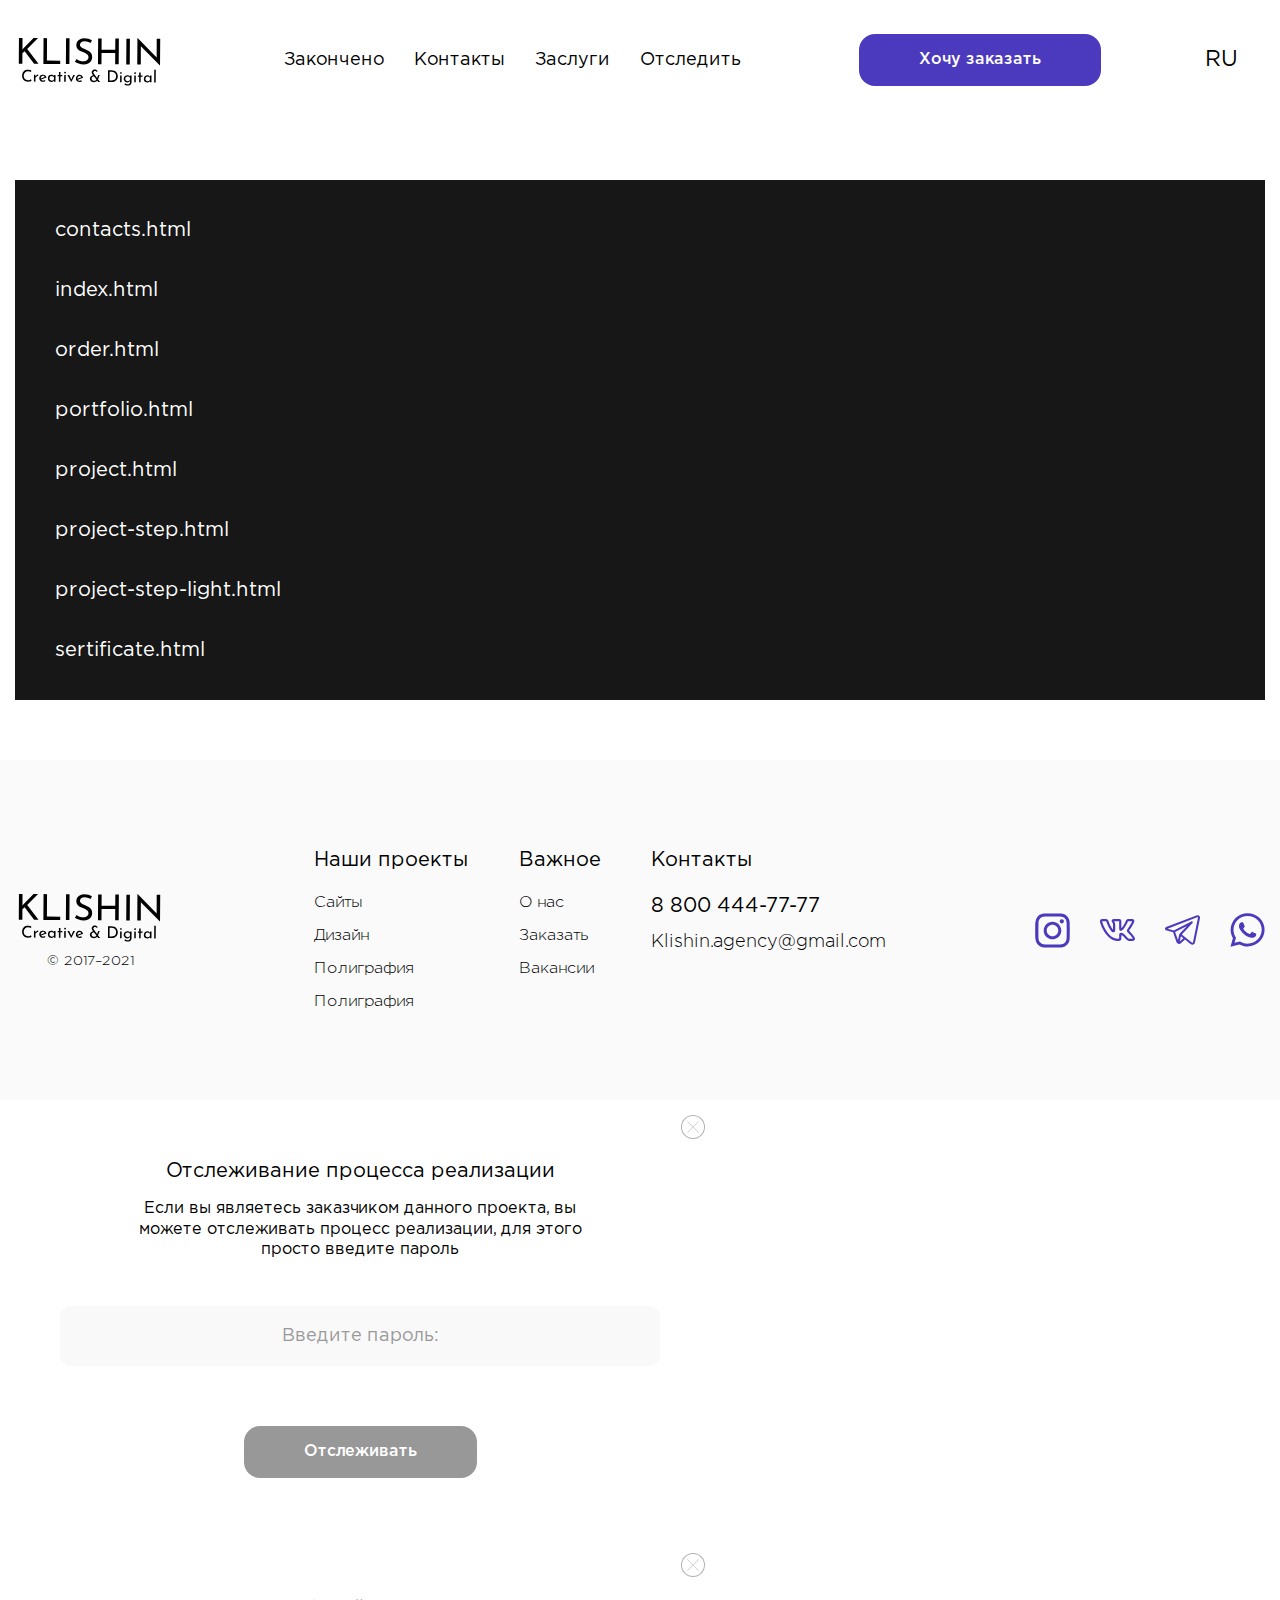
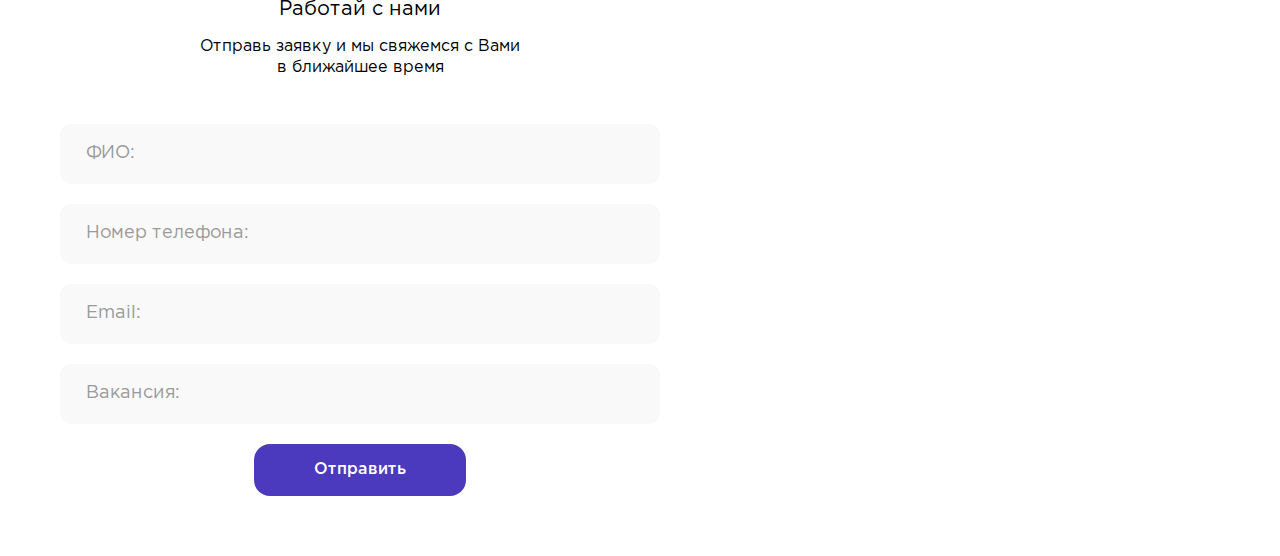
<file: links.html>
<!DOCTYPE html>
<html lang="ru">
<head>
	<meta charset="UTF-8">
	<link rel="stylesheet" href="assets/css/style.min.css">
	
	<!-- Useful meta tags -->
	<meta http-equiv="x-ua-compatible" content="ie=edge">
	<meta name="viewport" content="width=device-width, initial-scale=1, shrink-to-fit=no">
	<meta name="robots" content="index, follow">
	<meta name="google" content="notranslate">
	<meta name="format-detection" content="telephone=no">
	<meta name="description" content="">
	
	<title>Ссылки</title>
</head>
<body>

	<div class="page">
		<header class="header" id="header">
			<div class="container">
				<div class="header__inner">
		
						<a class="header__logo" href="index.html">
							<img src="assets/images/logo.svg" alt="Логотип">
						</a>
		
						<div class="header__menu">
							<nav class="header__nav" id="header__nav">
								<a class="header__link" href="portfolio.html">Закончено</a>
								<a class="header__link" href="contacts.html">Контакты</a>
								<a class="header__link" href="sertificate.html">Заслуги</a>
								<a class="header__link open-modal" data-modal="#follow">Отследить</a>
							</nav>
						</div>
		
						<div class="header__order">
							<a class="btn header__order-btn" href="order.html">
								 <span>Хочу <b>заказать</b></span>
							</a>
						</div>
		
						<ul class="lang">
							<li class="lang__item">
								<a data-lang="ru">Ru</a>
							</li>
						</ul>
		
				</div>
			</div>
		</header>

		<main>
			
			<section class="default">
				<div class="container">
					
					<div class="links">
						<a class="links__item" target="_blank" href="contacts.html">
							contacts.html
						</a>
						<a class="links__item" target="_blank" href="index.html">
							index.html
						</a>
						<a class="links__item" target="_blank" href="order.html">
							order.html
						</a>
						<a class="links__item" target="_blank" href="portfolio.html">
							portfolio.html
						</a>
						<a class="links__item" target="_blank" href="project.html">
							project.html
						</a>
						<a class="links__item" target="_blank" href="project-step.html">
							project-step.html
						</a>
						<a class="links__item" target="_blank" href="project-step-light.html">
							project-step-light.html
						</a>
						<a class="links__item" target="_blank" href="sertificate.html">
							sertificate.html
						</a>
					</div>
			
				</div>
			</section>
		</main>

		<footer>
			<div class="container">
				
				<div class="footer">
					<div class="footer__box">
						<a class="footer__logo" href="index.html">
							<img src="assets/images/logo.svg" alt="Логотип">
						</a>
						<span class="footer__copy">
							© 2017–2021
						</span>
					</div>
		
					<div class="footer__info">
						<ul class="footer__link">
							<li class="footer__link-title">
								<span>
									Наши проекты
								</span>
								<img src="assets/images/svg/arrow.svg" alt="arrow">
							</li>
							<li class="footer__link--hidden-mobile">
								<ul class="footer__link-mobile">
									<li class="footer__link-item">
										<a href="">
											Сайты
										</a>
									</li>
									<li class="footer__link-item">
										<a href="">
											Дизайн
										</a>
									</li>
									<li class="footer__link-item">
										<a href="">
											Полиграфия
										</a>
									</li>
									<li class="footer__link-item">
										<a href="">
											Полиграфия
										</a>
									</li>
								</ul>
							</li>
						</ul>
						<ul class="footer__link">
							<li class="footer__link-title">
								<span>
									Важное
								</span>
								<img src="assets/images/svg/arrow.svg" alt="arrow">
							</li>
							<li class="footer__link--hidden-mobile">
								<ul class="footer__link-mobile">
									<li class="footer__link-item">
										<a href="">
											О нас
										</a>
									</li>
									<li class="footer__link-item">
										<a href="">
											Заказать
										</a>
									</li>
									<li class="footer__link-item">
										<a href="">
											Вакансии
										</a>
									</li>
								</ul>
							</li>
						</ul>
						<ul class="footer__link">
							<li class="footer__link-title">
								<span>
									Контакты
								</span>
								<img src="assets/images/svg/arrow.svg" alt="arrow">
							</li>
							<li class="footer__link--hidden-mobile">
								<ul class="footer__link-mobile">
									<li class="footer__link-item">
										<a class="footer__link-phone" href="tel:88004447777">
											8 800 444-77-77
										</a>
									</li>
									<li class="footer__link-item">
										<a class="footer__link-email" href="mailto:Klishin.agency@gmail.com">
											Klishin.agency@gmail.com
										</a>
									</li>
								</ul>
							</li>
						</ul>
					</div>
		
					<div class="footer__social">
						<a href="" class="footer__social-item footer__social-item--instagram">
							<svg width="49" height="49" viewBox="0 0 49 49" fill="none" xmlns="http://www.w3.org/2000/svg">
								<path d="M0.300537 15.1613C0.460915 14.0286 0.583107 12.8895 0.786957 11.7651C1.9425 5.39644 6.45128 1.06331 12.8981 0.841248C20.6603 0.574539 28.4459 0.56044 36.2069 0.840073C43.2235 1.09268 48.3051 6.28821 48.5242 13.3072C48.7575 20.7604 48.7575 28.2317 48.5242 35.6849C48.3051 42.7039 43.2253 47.8988 36.2075 48.152C28.4465 48.4323 20.6591 48.4393 12.8987 48.1479C5.88085 47.8841 1.02958 42.6769 0.560196 35.6473C0.519661 35.0393 0.389244 34.4365 0.300537 33.8314C0.300537 27.6078 0.300537 21.3843 0.300537 15.1613ZM24.5064 43.9922C28.0582 43.9922 31.6135 44.0985 35.1606 43.9675C40.7221 43.7613 44.1429 40.4422 44.2728 34.8859C44.4337 27.9627 44.4337 21.03 44.2728 14.1062C44.1429 8.55112 40.7198 5.1544 35.1606 5.03632C28.1046 4.88711 21.0409 4.88828 13.9849 5.03632C8.46804 5.15205 5.03725 8.48003 4.88745 13.974C4.69711 20.9848 4.69711 28.0079 4.88745 35.0187C5.03725 40.5121 8.46804 43.7631 13.9855 43.9675C17.488 44.0979 20.9992 43.9922 24.5064 43.9922Z" fill="#4B39BE"/>
								<path d="M24.5 12.1675C17.6889 12.1675 12.1667 17.689 12.1667 24.5001C12.1667 31.3117 17.6889 36.8333 24.5 36.8333C31.3116 36.8333 36.8332 31.3117 36.8332 24.5001C36.8332 17.689 31.3116 12.1675 24.5 12.1675ZM24.5 32.5871C20.0335 32.5871 16.4129 28.9666 16.4129 24.5001C16.4129 20.0336 20.0335 16.4131 24.5 16.4131C28.9664 16.4131 32.587 20.0336 32.587 24.5001C32.587 28.9666 28.9664 32.5871 24.5 32.5871Z" fill="#4B39BE"/>
								<path d="M40.4873 11.6048C40.4873 13.225 39.1737 14.5386 37.5535 14.5386C35.9333 14.5386 34.6191 13.225 34.6191 11.6048C34.6191 9.98398 35.9333 8.67041 37.5535 8.67041C39.1737 8.67041 40.4873 9.98398 40.4873 11.6048Z" fill="#4B39BE"/>
							</svg>
						</a>
						<a href="" class="footer__social-item footer__social-item--vk">
							<svg width="60" height="38" viewBox="0 0 60 38" fill="none" xmlns="http://www.w3.org/2000/svg">
								<path d="M30.3625 37.75C39.0425 37.75 35.9475 32.255 36.6175 30.675C36.6075 29.495 36.5975 28.36 36.6375 27.67C37.1875 27.825 38.485 28.4825 41.165 31.0875C45.3025 35.2625 46.36 37.75 49.7025 37.75H55.855C57.805 37.75 58.82 36.9425 59.3275 36.265C59.8175 35.61 60.2975 34.46 59.7725 32.67C58.4 28.36 50.395 20.9175 49.8975 20.1325C49.9725 19.9875 50.0925 19.795 50.155 19.695H50.15C51.73 17.6075 57.76 8.5725 58.6475 4.9575C58.65 4.9525 58.6525 4.945 58.6525 4.9375C59.1325 3.2875 58.6925 2.2175 58.2375 1.6125C57.5525 0.7075 56.4625 0.25 54.99 0.25H48.8375C46.7775 0.25 45.215 1.2875 44.425 3.18C43.1025 6.5425 39.3875 13.4575 36.6025 15.905C36.5175 12.4375 36.575 9.79 36.62 7.8225C36.71 3.985 37 0.25 33.0175 0.25H23.3475C20.8525 0.25 18.465 2.975 21.05 6.21C23.31 9.045 21.8625 10.625 22.35 18.49C20.45 16.4525 17.07 10.95 14.68 3.9175C14.01 2.015 12.995 0.2525 10.1375 0.2525H3.985C1.49 0.2525 0 1.6125 0 3.89C0 9.005 11.3225 37.75 30.3625 37.75ZM10.1375 4.0025C10.68 4.0025 10.735 4.0025 11.1375 5.145C13.585 12.3525 19.075 23.0175 23.085 23.0175C26.0975 23.0175 26.0975 19.93 26.0975 18.7675L26.095 9.5125C25.93 6.45 24.815 4.925 24.0825 4L32.8525 4.01C32.8575 4.0525 32.8025 14.2475 32.8775 16.7175C32.8775 20.225 35.6625 22.235 40.01 17.835C44.5975 12.6575 47.77 4.9175 47.8975 4.6025C48.085 4.1525 48.2475 4 48.8375 4H54.99H55.015C55.0125 4.0075 55.0125 4.015 55.01 4.0225C54.4475 6.6475 48.895 15.0125 47.0375 17.61C47.0075 17.65 46.98 17.6925 46.9525 17.735C46.135 19.07 45.47 20.545 47.065 22.62H47.0675C47.2125 22.795 47.59 23.205 48.14 23.775C49.85 25.54 55.715 31.575 56.235 33.975C55.89 34.03 55.515 33.99 49.7025 34.0025C48.465 34.0025 47.4975 32.1525 43.805 28.4275C40.485 25.1975 38.33 23.8775 36.3675 23.8775C32.5575 23.8775 32.835 26.97 32.87 30.71C32.8825 34.765 32.8575 33.4825 32.885 33.7375C32.6625 33.825 32.025 34 30.3625 34C14.5 34 4.17 8.8225 3.7725 4.01C3.91 3.9975 5.8025 4.005 10.1375 4.0025Z" fill="#4B39BE"/>
							</svg>
						</a>
						<a href="" class="footer__social-item footer__social-item--telegram">
							<svg width="56" height="48" viewBox="0 0 56 48" fill="none" xmlns="http://www.w3.org/2000/svg">
								<path d="M55.1353 1.56274C54.4513 0.726196 53.4268 0.265625 52.2501 0.265625C51.6106 0.265625 50.9329 0.400208 50.2365 0.666382L2.83358 18.7615C0.317959 19.7216 -0.0208471 21.1622 0.000942383 21.9355C0.0227319 22.7089 0.442715 24.1282 3.00875 24.9446C3.02414 24.9493 3.03952 24.954 3.0549 24.9583L12.8875 27.7722L18.205 42.9778C18.9301 45.0508 20.5575 46.3386 22.4527 46.3386C23.6477 46.3386 24.8231 45.8378 25.8519 44.8911L31.9337 39.2911L40.7551 46.3941C40.7559 46.395 40.7572 46.3954 40.7581 46.3962L40.8418 46.4637C40.8495 46.4697 40.8576 46.4761 40.8653 46.4821C41.8458 47.2426 42.9161 47.6442 43.9616 47.6447H43.962C46.0047 47.6447 47.6312 46.1326 48.105 43.793L55.8719 5.44171C56.1838 3.90234 55.9223 2.5249 55.1353 1.56274ZM16.1769 27.2377L35.1471 17.5464L23.335 30.0977C23.1414 30.3032 23.0043 30.5548 22.9368 30.8287L20.6591 40.0546L16.1769 27.2377ZM23.6289 42.4771C23.5503 42.5493 23.4713 42.6138 23.3922 42.6732L25.5054 34.1146L29.3493 37.21L23.6289 42.4771ZM52.656 4.79016L44.8891 43.1419C44.8144 43.5089 44.5755 44.363 43.9616 44.363C43.6582 44.363 43.2771 44.1976 42.887 43.8973L32.8912 35.8488C32.8899 35.8475 32.8882 35.8463 32.8865 35.8454L26.9388 31.056L44.0205 12.9053C44.5674 12.3242 44.617 11.4343 44.138 10.796C43.6587 10.1577 42.7901 9.95685 42.0796 10.32L13.9847 24.6729L4.01834 21.8215L51.4068 3.73187C51.8071 3.57892 52.0865 3.54688 52.2501 3.54688C52.3505 3.54688 52.5291 3.55884 52.5954 3.64044C52.6825 3.74683 52.7936 4.10956 52.656 4.79016Z" fill="#4B39BE"/>
							</svg>
						</a>
						<a href="" class="footer__social-item footer__social-item--whatsapp">
							<svg width="45" height="44" viewBox="0 0 45 44" fill="none" xmlns="http://www.w3.org/2000/svg">
								<path fill-rule="evenodd" clip-rule="evenodd" d="M38.0863 6.68217C33.9641 2.64288 28.4818 0.417408 22.6413 0.415039C10.6064 0.415039 0.811766 10.001 0.806925 21.783C0.805311 25.5494 1.81059 29.2259 3.72139 32.4666L0.623779 43.54L12.1985 40.5683C15.3878 42.2711 18.9784 43.1684 22.6324 43.1694H22.6416C34.6751 43.1694 44.4709 33.5826 44.4754 21.8001C44.4779 16.09 42.2088 10.7212 38.0863 6.68217ZM22.6413 39.5605H22.6338C19.3775 39.5592 16.1839 38.7027 13.3972 37.0847L12.7348 36.6996L5.86615 38.4632L7.69949 31.9089L7.26785 31.2369C5.45118 28.4089 4.49189 25.1403 4.4935 21.7843C4.49727 11.9915 12.6385 4.02423 22.6486 4.02423C27.4959 4.02581 32.0525 5.87568 35.4787 9.23297C38.905 12.5903 40.7907 17.0528 40.7891 21.7988C40.7848 31.5925 32.6441 39.5605 22.6413 39.5605ZM32.5957 26.2579C32.0503 25.9905 29.3679 24.6992 28.8677 24.5207C28.368 24.3425 28.0039 24.2538 27.6406 24.7881C27.2767 25.3225 26.2313 26.5254 25.9129 26.8815C25.5945 27.2379 25.2766 27.2826 24.7309 27.0152C24.1853 26.748 22.4275 26.184 20.3435 24.3649C18.7218 22.9491 17.627 21.2005 17.3086 20.6662C16.9907 20.1314 17.3059 19.8702 17.5479 19.5765C18.1385 18.8587 18.7299 18.1062 18.9117 17.7501C19.0938 17.3937 19.0026 17.0818 18.866 16.8146C18.7299 16.5474 17.6388 13.9192 17.1843 12.8498C16.7411 11.8091 16.2917 11.9496 15.9566 11.9333C15.6388 11.9178 15.2749 11.9146 14.911 11.9146C14.5474 11.9146 13.9563 12.048 13.4561 12.5829C12.9561 13.1175 11.5469 14.4091 11.5469 17.0373C11.5469 19.6655 13.5018 22.2044 13.7745 22.5608C14.0472 22.9172 17.6216 28.3105 23.0942 30.6231C24.3959 31.1737 25.4119 31.5019 26.2044 31.748C27.5115 32.1544 28.7004 32.0971 29.6406 31.9597C30.689 31.8062 32.8681 30.6678 33.3232 29.4207C33.7777 28.1733 33.7777 27.1044 33.6411 26.8815C33.505 26.6588 33.1411 26.5253 32.5957 26.2579Z" fill="#4B39BE"/>
							</svg>
						</a>
					</div>
				</div>
		
			</div>
		</footer>
		
		<div class="modal" id="follow">
			<a class="modal__close" data-modal="#follow"><img src="assets/images/svg/close.svg" alt="Закрыть"></a>
			<div class="modal__content">
				<p class="modal__title">Отслеживание процесса реализации</p>
				<p class="modal__subtitle">Если вы являетесь заказчиком данного проекта, вы<br> можете отслеживать процесс реализации, для этого<br> просто введите пароль</p>
				<form class="modal__form" id="form-follow">
					<div class="modal__form-item">
						<input class="modal__input input-password" autocomplete="off" name="password" type="password" required placeholder ="Введите пароль:">
						<span class="form-error">
							Пароль введен неверно, попробуйте еще раз
						</span>
					</div>
					<div class="modal__bottom">
						<button class="btn modal__btn disabled" type="submit">Отслеживать</button>
					</div>
				</form>
			</div>	
		</div>
		
		<div class="modal" id="vacancy">
			<div class="massage">
				<img src="assets/images/svg/good.svg" alt="Сообщение">
				<p class="massage__info">
					Ваша заявка принята!
				</p>
				<p class="massage__info-text ">
					В ближайшее время с Вами свяжется специалист!
				</p>
			</div>
			<a class="modal__close" data-modal="#vacancy"><img src="assets/images/svg/close.svg" alt="Закрыть"></a>
			<div class="modal__content">
				<p class="modal__title">Работай с нами</p>
				<p class="modal__subtitle">Отправь заявку и мы свяжемся с Вами<br> в ближайшее время</p>
				<form class="modal__form" id="form-vacancy">
					<div class="modal__form-items">
						<input class="modal__input" name="name" type="text" required placeholder ="ФИО:">
					</div>
					<div class="modal__form-items">
						<input class="modal__input" name="phone" type="tel" required placeholder ="Номер телефона:">
					</div>
					<div class="modal__form-items">
						<input class="modal__input" name="name" type="text" required placeholder ="Email:">
					</div>
					<div class="modal__form-items">
						<input class="modal__input input-vacancy" name="vacancy" type="text" readonly="" required placeholder ="Вакансия:">
					</div>
					<div class="modal__bottom">
						<button class="btn" type="submit">Отправить</button>
					</div>
				</form>
			</div>	
		</div>
	</div>

	<script src="assets/js/plugins/jquery/libs.min.js"></script>
	<script src="assets/js/plugins/maskedinput/jquery.maskedinput.min.js"></script>
	<script src="assets/js/plugins/isotope/isotope.pkgd.min.js"></script>
	<script src="assets/js/plugins/fankybox/jquery.fancybox.min.js"></script>
	<script src="assets/js/app.js"></script>

</body>
</html>
</file>
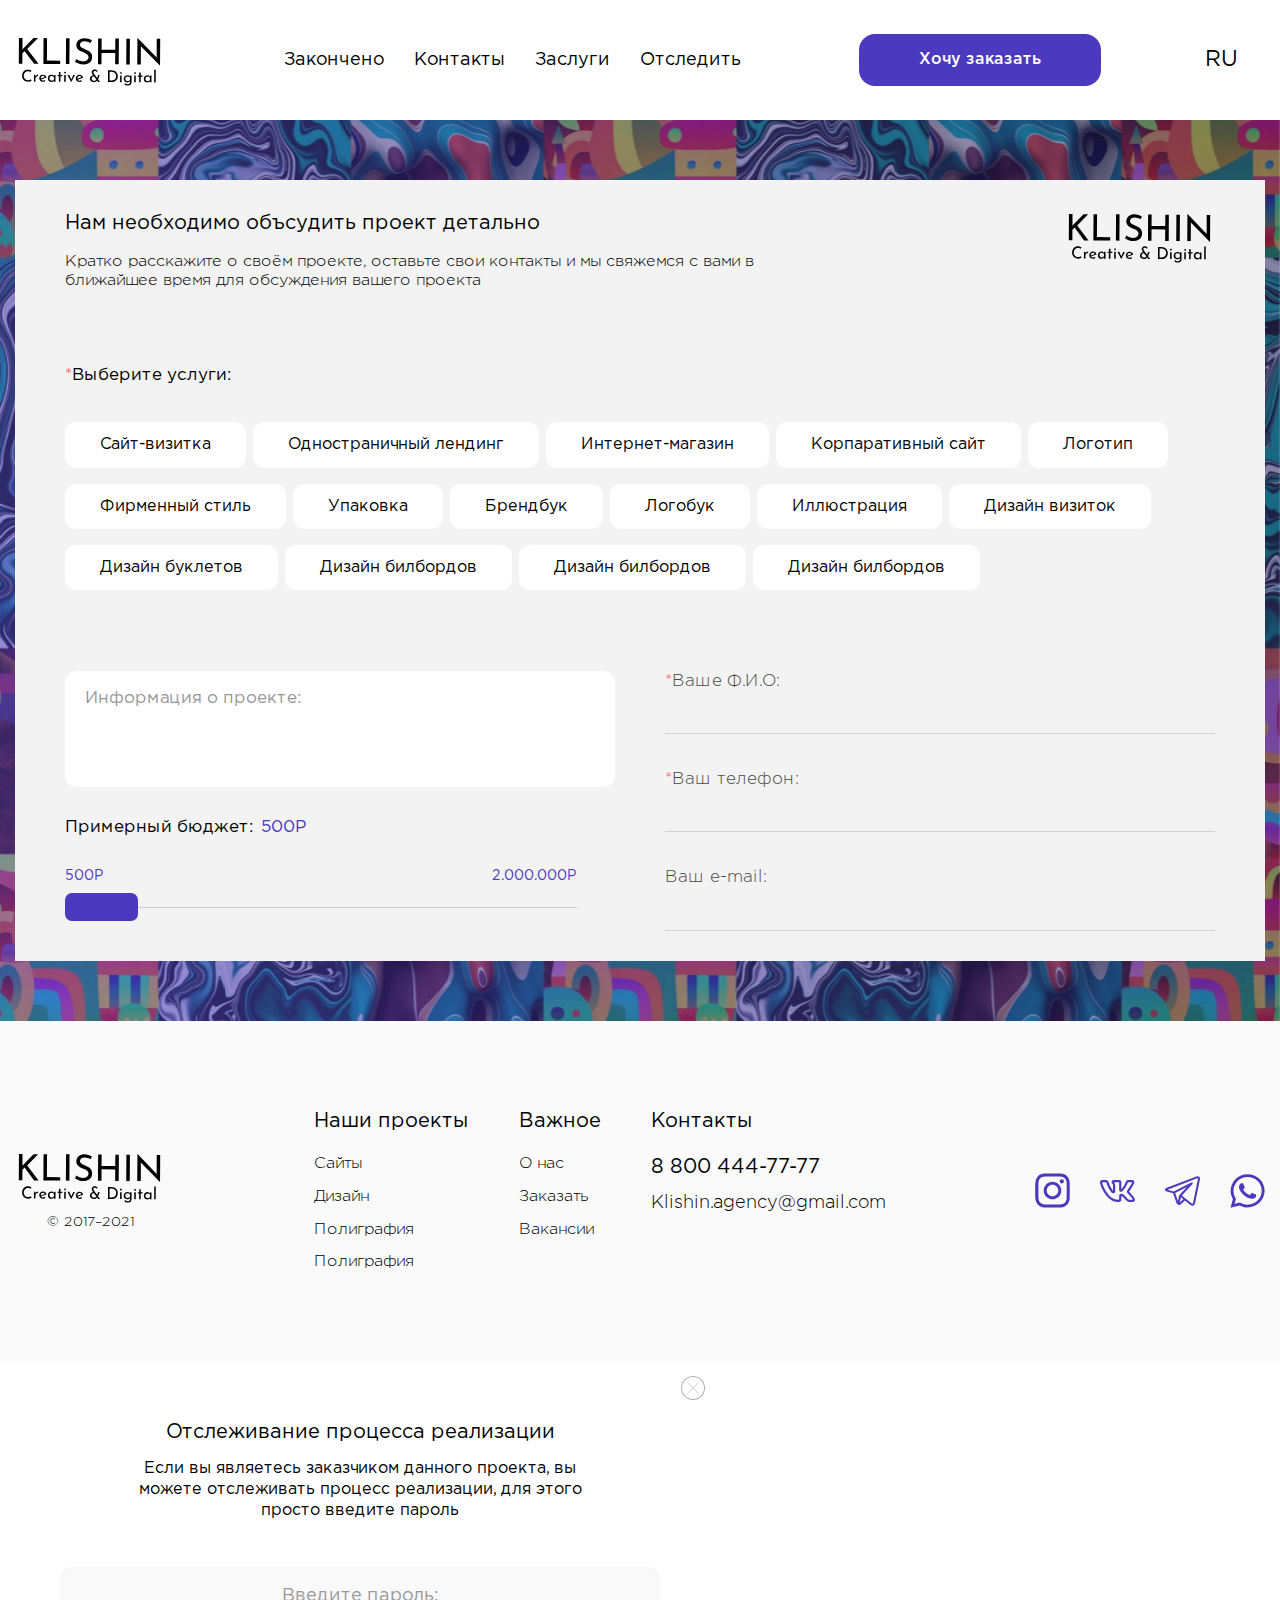
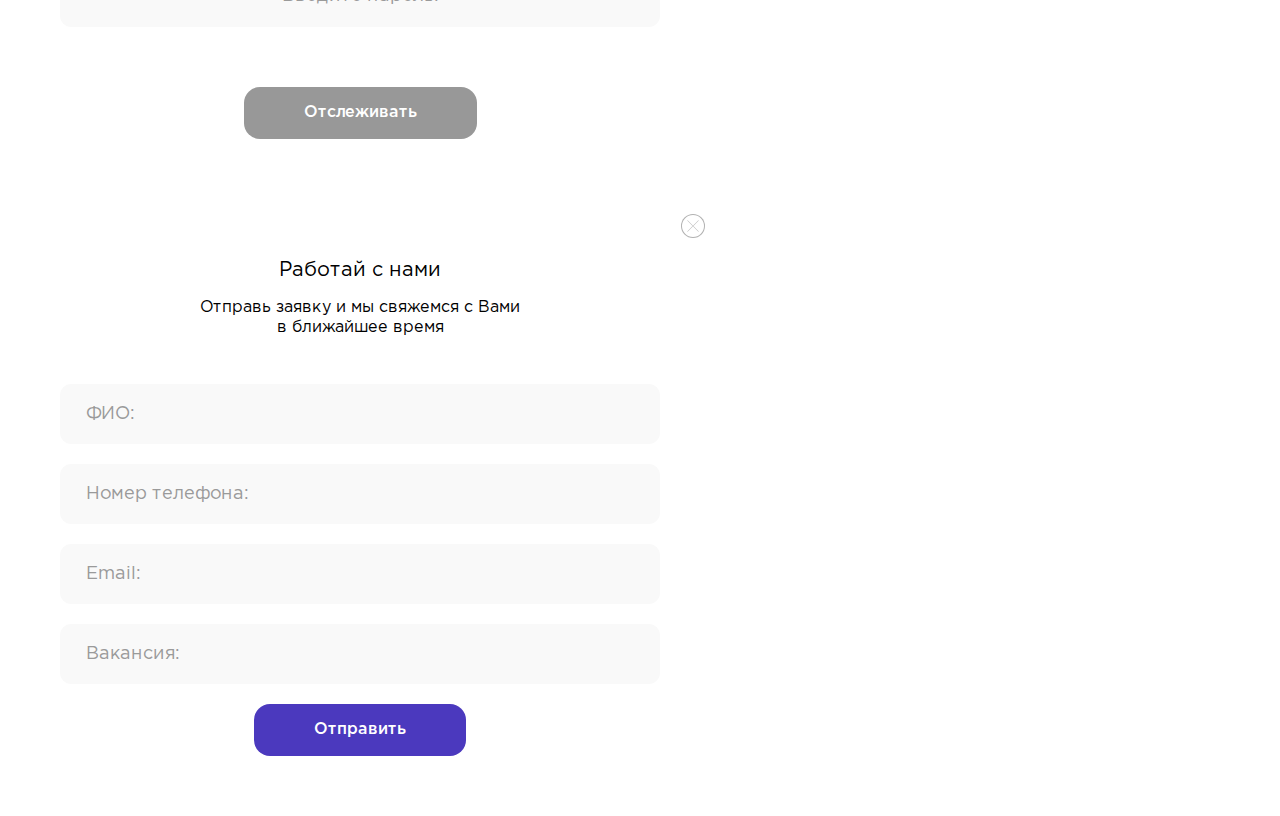
<file: order.html>
<!DOCTYPE html>
<html lang="ru">
<head>
	<meta charset="UTF-8">
	<link rel="stylesheet" href="assets/css/style.min.css">
	
	<!-- Useful meta tags -->
	<meta http-equiv="x-ua-compatible" content="ie=edge">
	<meta name="viewport" content="width=device-width, initial-scale=1, shrink-to-fit=no">
	<meta name="robots" content="index, follow">
	<meta name="google" content="notranslate">
	<meta name="format-detection" content="telephone=no">
	<meta name="description" content="">
	
	<title>Заказ</title>
</head>
<body>

	<div class="page">
		<header class="header" id="header">
			<div class="container">
				<div class="header__inner">
		
						<a class="header__logo" href="index.html">
							<img src="assets/images/logo.svg" alt="Логотип">
						</a>
		
						<div class="header__menu">
							<nav class="header__nav" id="header__nav">
								<a class="header__link" href="portfolio.html">Закончено</a>
								<a class="header__link" href="contacts.html">Контакты</a>
								<a class="header__link" href="sertificate.html">Заслуги</a>
								<a class="header__link open-modal" data-modal="#follow">Отследить</a>
							</nav>
						</div>
		
						<div class="header__order">
							<a class="btn header__order-btn" href="order.html">
								 <span>Хочу <b>заказать</b></span>
							</a>
						</div>
		
						<ul class="lang">
							<li class="lang__item">
								<a data-lang="ru">Ru</a>
							</li>
						</ul>
		
				</div>
			</div>
		</header>

		<main>
			
			<section class="default section-order section-full">
				<div class="order-bg">
					<img src="assets/images/order-bg-big.jpg" alt="bg">
				</div>
				<div class="container container--order">
					
					<div class="order">
						<form class="order__form form">
							<div class="order__head">
								<div class="order__head-text">
									<h3 class="order__head-title">
										Нам необходимо объсудить проект детально
									</h3>
									<span class="order__head-subtitle">
										Кратко расскажите о своём проекте, оставьте свои контакты и мы свяжемся с вами в ближайшее время для обсуждения вашего проекта
									</span>
								</div>
								<div class="order__head-item">
									<div class="order__head-hidden">
										<button type="submit" class="btn">
											Отправить
										</button>
									</div>
									<div class="order__head-logo">
										<img src="assets/images/logo.svg" alt="logo">
									</div>
								</div>
							</div>
							<div class="form__item">
								<span class="form__item-info">
									<b>*</b>Выберите услуги:
								</span>
			
								<div class="form__option-wrapper">
									<div class="form__option">
										<label class="form__option-label">
											<input type="checkbox" name="typesite[]" class="form__option-input" value="Сайт-визитка">
											<span>
												Сайт-визитка
											</span>
										</label>
										<label class="form__option-label">
											<input type="checkbox" name="typesite[]" class="form__option-input" value="Одностраничный лендинг">
											<span>
												Одностраничный лендинг
											</span>
										</label>
										<label class="form__option-label">
											<input type="checkbox" name="typesite[]" class="form__option-input" value="Интернет-магазин">
											<span>
												Интернет-магазин
											</span>
										</label>
										<label class="form__option-label">
											<input type="checkbox" name="typesite[]" class="form__option-input" value="Корпаративный сайт">
											<span>
												Корпаративный сайт
											</span>
										</label>
										<label class="form__option-label">
											<input type="checkbox" name="typesite[]" class="form__option-input" value="Логотип">
											<span>
												Логотип
											</span>
										</label>
										<label class="form__option-label">
											<input type="checkbox" name="typesite[]" class="form__option-input" value="Фирменный стиль">
											<span>
												Фирменный стиль
											</span>
										</label>
										<label class="form__option-label">
											<input type="checkbox" name="typesite[]" class="form__option-input" value="Упаковка">
											<span>
												Упаковка
											</span>
										</label>
										<label class="form__option-label">
											<input type="checkbox" name="typesite[]" class="form__option-input" value="Брендбук">
											<span>
												Брендбук
											</span>
										</label>
										<label class="form__option-label">
											<input type="checkbox" name="typesite[]" class="form__option-input" value="Логобук">
											<span>
												Логобук
											</span>
										</label>
										<label class="form__option-label">
											<input type="checkbox" name="typesite[]" class="form__option-input" value="Иллюстрация">
											<span>
												Иллюстрация
											</span>
										</label>
										<label class="form__option-label">
											<input type="checkbox" name="typesite[]" class="form__option-input" value="Дизайн визиток">
											<span>
												Дизайн визиток
											</span>
										</label>
										<label class="form__option-label">
											<input type="checkbox" name="typesite[]" class="form__option-input" value="Дизайн буклетов">
											<span>
												Дизайн буклетов
											</span>
										</label>
										<label class="form__option-label">
											<input type="checkbox" name="typesite[]" class="form__option-input" value="Дизайн билбордов">
											<span>
												Дизайн билбордов
											</span>
										</label>
										<label class="form__option-label">
											<input type="checkbox" name="typesite[]" class="form__option-input" value="Дизайн билбордов">
											<span>
												Дизайн билбордов
											</span>
										</label>
										<label class="form__option-label">
											<input type="checkbox" name="typesite[]" class="form__option-input" value="Дизайн билбордов">
											<span>
												Дизайн билбордов
											</span>
										</label>
									</div>
								</div>
							</div>
							<div class="form__bottom">
								<div class="form__bottom-item form__bottom-item--margin">
									<textarea class="form__textarea" name="massage" placeholder="Информация о проекте:"></textarea>
									<div class="form__range">
										<div class="form__range-info">
											Примерный бюджет: <div class="form__range-number"><span>500</span>Р</div>
										</div>
										<div class="form__range-content">
											<div class="form__range-count">
												<span>500Р</span><span>2.000.000Р</span>
											</div>
											<div class="form__range-box">
												<input class="form__range-input" name="price" type="range" value="500" min="500" max="2000000" step="500" />
											</div>
										</div>
									</div>
								</div>
								<div class="form__bottom-item">
									<label class="form__label">
										<span class="form__label-info">
											<b>*</b>Ваше Ф.И.О:
										</span>
										<input class="form__input input-name" name="name" type="text" required="">
									</label>
									<label class="form__label">
										<span class="form__label-info">
											<b>*</b>Ваш телефон:
										</span>
										<input class="form__input input-phone" name="phone" type="phone" required="">
									</label>
									<label class="form__label">
										<span class="form__label-info">
											Ваш e-mail:
										</span>
										<input class="form__input" name="email" type="text">
									</label>
								</div>
							</div>
							<button type="submit" class="btn order__btn">
								Отправить
							</button>
						</form>
					</div>
					
				</div>
			</section>
		</main>

		<footer>
			<div class="container">
				
				<div class="footer">
					<div class="footer__box">
						<a class="footer__logo" href="index.html">
							<img src="assets/images/logo.svg" alt="Логотип">
						</a>
						<span class="footer__copy">
							© 2017–2021
						</span>
					</div>
		
					<div class="footer__info">
						<ul class="footer__link">
							<li class="footer__link-title">
								<span>
									Наши проекты
								</span>
								<img src="assets/images/svg/arrow.svg" alt="arrow">
							</li>
							<li class="footer__link--hidden-mobile">
								<ul class="footer__link-mobile">
									<li class="footer__link-item">
										<a href="">
											Сайты
										</a>
									</li>
									<li class="footer__link-item">
										<a href="">
											Дизайн
										</a>
									</li>
									<li class="footer__link-item">
										<a href="">
											Полиграфия
										</a>
									</li>
									<li class="footer__link-item">
										<a href="">
											Полиграфия
										</a>
									</li>
								</ul>
							</li>
						</ul>
						<ul class="footer__link">
							<li class="footer__link-title">
								<span>
									Важное
								</span>
								<img src="assets/images/svg/arrow.svg" alt="arrow">
							</li>
							<li class="footer__link--hidden-mobile">
								<ul class="footer__link-mobile">
									<li class="footer__link-item">
										<a href="">
											О нас
										</a>
									</li>
									<li class="footer__link-item">
										<a href="">
											Заказать
										</a>
									</li>
									<li class="footer__link-item">
										<a href="">
											Вакансии
										</a>
									</li>
								</ul>
							</li>
						</ul>
						<ul class="footer__link">
							<li class="footer__link-title">
								<span>
									Контакты
								</span>
								<img src="assets/images/svg/arrow.svg" alt="arrow">
							</li>
							<li class="footer__link--hidden-mobile">
								<ul class="footer__link-mobile">
									<li class="footer__link-item">
										<a class="footer__link-phone" href="tel:88004447777">
											8 800 444-77-77
										</a>
									</li>
									<li class="footer__link-item">
										<a class="footer__link-email" href="mailto:Klishin.agency@gmail.com">
											Klishin.agency@gmail.com
										</a>
									</li>
								</ul>
							</li>
						</ul>
					</div>
		
					<div class="footer__social">
						<a href="" class="footer__social-item footer__social-item--instagram">
							<svg width="49" height="49" viewBox="0 0 49 49" fill="none" xmlns="http://www.w3.org/2000/svg">
								<path d="M0.300537 15.1613C0.460915 14.0286 0.583107 12.8895 0.786957 11.7651C1.9425 5.39644 6.45128 1.06331 12.8981 0.841248C20.6603 0.574539 28.4459 0.56044 36.2069 0.840073C43.2235 1.09268 48.3051 6.28821 48.5242 13.3072C48.7575 20.7604 48.7575 28.2317 48.5242 35.6849C48.3051 42.7039 43.2253 47.8988 36.2075 48.152C28.4465 48.4323 20.6591 48.4393 12.8987 48.1479C5.88085 47.8841 1.02958 42.6769 0.560196 35.6473C0.519661 35.0393 0.389244 34.4365 0.300537 33.8314C0.300537 27.6078 0.300537 21.3843 0.300537 15.1613ZM24.5064 43.9922C28.0582 43.9922 31.6135 44.0985 35.1606 43.9675C40.7221 43.7613 44.1429 40.4422 44.2728 34.8859C44.4337 27.9627 44.4337 21.03 44.2728 14.1062C44.1429 8.55112 40.7198 5.1544 35.1606 5.03632C28.1046 4.88711 21.0409 4.88828 13.9849 5.03632C8.46804 5.15205 5.03725 8.48003 4.88745 13.974C4.69711 20.9848 4.69711 28.0079 4.88745 35.0187C5.03725 40.5121 8.46804 43.7631 13.9855 43.9675C17.488 44.0979 20.9992 43.9922 24.5064 43.9922Z" fill="#4B39BE"/>
								<path d="M24.5 12.1675C17.6889 12.1675 12.1667 17.689 12.1667 24.5001C12.1667 31.3117 17.6889 36.8333 24.5 36.8333C31.3116 36.8333 36.8332 31.3117 36.8332 24.5001C36.8332 17.689 31.3116 12.1675 24.5 12.1675ZM24.5 32.5871C20.0335 32.5871 16.4129 28.9666 16.4129 24.5001C16.4129 20.0336 20.0335 16.4131 24.5 16.4131C28.9664 16.4131 32.587 20.0336 32.587 24.5001C32.587 28.9666 28.9664 32.5871 24.5 32.5871Z" fill="#4B39BE"/>
								<path d="M40.4873 11.6048C40.4873 13.225 39.1737 14.5386 37.5535 14.5386C35.9333 14.5386 34.6191 13.225 34.6191 11.6048C34.6191 9.98398 35.9333 8.67041 37.5535 8.67041C39.1737 8.67041 40.4873 9.98398 40.4873 11.6048Z" fill="#4B39BE"/>
							</svg>
						</a>
						<a href="" class="footer__social-item footer__social-item--vk">
							<svg width="60" height="38" viewBox="0 0 60 38" fill="none" xmlns="http://www.w3.org/2000/svg">
								<path d="M30.3625 37.75C39.0425 37.75 35.9475 32.255 36.6175 30.675C36.6075 29.495 36.5975 28.36 36.6375 27.67C37.1875 27.825 38.485 28.4825 41.165 31.0875C45.3025 35.2625 46.36 37.75 49.7025 37.75H55.855C57.805 37.75 58.82 36.9425 59.3275 36.265C59.8175 35.61 60.2975 34.46 59.7725 32.67C58.4 28.36 50.395 20.9175 49.8975 20.1325C49.9725 19.9875 50.0925 19.795 50.155 19.695H50.15C51.73 17.6075 57.76 8.5725 58.6475 4.9575C58.65 4.9525 58.6525 4.945 58.6525 4.9375C59.1325 3.2875 58.6925 2.2175 58.2375 1.6125C57.5525 0.7075 56.4625 0.25 54.99 0.25H48.8375C46.7775 0.25 45.215 1.2875 44.425 3.18C43.1025 6.5425 39.3875 13.4575 36.6025 15.905C36.5175 12.4375 36.575 9.79 36.62 7.8225C36.71 3.985 37 0.25 33.0175 0.25H23.3475C20.8525 0.25 18.465 2.975 21.05 6.21C23.31 9.045 21.8625 10.625 22.35 18.49C20.45 16.4525 17.07 10.95 14.68 3.9175C14.01 2.015 12.995 0.2525 10.1375 0.2525H3.985C1.49 0.2525 0 1.6125 0 3.89C0 9.005 11.3225 37.75 30.3625 37.75ZM10.1375 4.0025C10.68 4.0025 10.735 4.0025 11.1375 5.145C13.585 12.3525 19.075 23.0175 23.085 23.0175C26.0975 23.0175 26.0975 19.93 26.0975 18.7675L26.095 9.5125C25.93 6.45 24.815 4.925 24.0825 4L32.8525 4.01C32.8575 4.0525 32.8025 14.2475 32.8775 16.7175C32.8775 20.225 35.6625 22.235 40.01 17.835C44.5975 12.6575 47.77 4.9175 47.8975 4.6025C48.085 4.1525 48.2475 4 48.8375 4H54.99H55.015C55.0125 4.0075 55.0125 4.015 55.01 4.0225C54.4475 6.6475 48.895 15.0125 47.0375 17.61C47.0075 17.65 46.98 17.6925 46.9525 17.735C46.135 19.07 45.47 20.545 47.065 22.62H47.0675C47.2125 22.795 47.59 23.205 48.14 23.775C49.85 25.54 55.715 31.575 56.235 33.975C55.89 34.03 55.515 33.99 49.7025 34.0025C48.465 34.0025 47.4975 32.1525 43.805 28.4275C40.485 25.1975 38.33 23.8775 36.3675 23.8775C32.5575 23.8775 32.835 26.97 32.87 30.71C32.8825 34.765 32.8575 33.4825 32.885 33.7375C32.6625 33.825 32.025 34 30.3625 34C14.5 34 4.17 8.8225 3.7725 4.01C3.91 3.9975 5.8025 4.005 10.1375 4.0025Z" fill="#4B39BE"/>
							</svg>
						</a>
						<a href="" class="footer__social-item footer__social-item--telegram">
							<svg width="56" height="48" viewBox="0 0 56 48" fill="none" xmlns="http://www.w3.org/2000/svg">
								<path d="M55.1353 1.56274C54.4513 0.726196 53.4268 0.265625 52.2501 0.265625C51.6106 0.265625 50.9329 0.400208 50.2365 0.666382L2.83358 18.7615C0.317959 19.7216 -0.0208471 21.1622 0.000942383 21.9355C0.0227319 22.7089 0.442715 24.1282 3.00875 24.9446C3.02414 24.9493 3.03952 24.954 3.0549 24.9583L12.8875 27.7722L18.205 42.9778C18.9301 45.0508 20.5575 46.3386 22.4527 46.3386C23.6477 46.3386 24.8231 45.8378 25.8519 44.8911L31.9337 39.2911L40.7551 46.3941C40.7559 46.395 40.7572 46.3954 40.7581 46.3962L40.8418 46.4637C40.8495 46.4697 40.8576 46.4761 40.8653 46.4821C41.8458 47.2426 42.9161 47.6442 43.9616 47.6447H43.962C46.0047 47.6447 47.6312 46.1326 48.105 43.793L55.8719 5.44171C56.1838 3.90234 55.9223 2.5249 55.1353 1.56274ZM16.1769 27.2377L35.1471 17.5464L23.335 30.0977C23.1414 30.3032 23.0043 30.5548 22.9368 30.8287L20.6591 40.0546L16.1769 27.2377ZM23.6289 42.4771C23.5503 42.5493 23.4713 42.6138 23.3922 42.6732L25.5054 34.1146L29.3493 37.21L23.6289 42.4771ZM52.656 4.79016L44.8891 43.1419C44.8144 43.5089 44.5755 44.363 43.9616 44.363C43.6582 44.363 43.2771 44.1976 42.887 43.8973L32.8912 35.8488C32.8899 35.8475 32.8882 35.8463 32.8865 35.8454L26.9388 31.056L44.0205 12.9053C44.5674 12.3242 44.617 11.4343 44.138 10.796C43.6587 10.1577 42.7901 9.95685 42.0796 10.32L13.9847 24.6729L4.01834 21.8215L51.4068 3.73187C51.8071 3.57892 52.0865 3.54688 52.2501 3.54688C52.3505 3.54688 52.5291 3.55884 52.5954 3.64044C52.6825 3.74683 52.7936 4.10956 52.656 4.79016Z" fill="#4B39BE"/>
							</svg>
						</a>
						<a href="" class="footer__social-item footer__social-item--whatsapp">
							<svg width="45" height="44" viewBox="0 0 45 44" fill="none" xmlns="http://www.w3.org/2000/svg">
								<path fill-rule="evenodd" clip-rule="evenodd" d="M38.0863 6.68217C33.9641 2.64288 28.4818 0.417408 22.6413 0.415039C10.6064 0.415039 0.811766 10.001 0.806925 21.783C0.805311 25.5494 1.81059 29.2259 3.72139 32.4666L0.623779 43.54L12.1985 40.5683C15.3878 42.2711 18.9784 43.1684 22.6324 43.1694H22.6416C34.6751 43.1694 44.4709 33.5826 44.4754 21.8001C44.4779 16.09 42.2088 10.7212 38.0863 6.68217ZM22.6413 39.5605H22.6338C19.3775 39.5592 16.1839 38.7027 13.3972 37.0847L12.7348 36.6996L5.86615 38.4632L7.69949 31.9089L7.26785 31.2369C5.45118 28.4089 4.49189 25.1403 4.4935 21.7843C4.49727 11.9915 12.6385 4.02423 22.6486 4.02423C27.4959 4.02581 32.0525 5.87568 35.4787 9.23297C38.905 12.5903 40.7907 17.0528 40.7891 21.7988C40.7848 31.5925 32.6441 39.5605 22.6413 39.5605ZM32.5957 26.2579C32.0503 25.9905 29.3679 24.6992 28.8677 24.5207C28.368 24.3425 28.0039 24.2538 27.6406 24.7881C27.2767 25.3225 26.2313 26.5254 25.9129 26.8815C25.5945 27.2379 25.2766 27.2826 24.7309 27.0152C24.1853 26.748 22.4275 26.184 20.3435 24.3649C18.7218 22.9491 17.627 21.2005 17.3086 20.6662C16.9907 20.1314 17.3059 19.8702 17.5479 19.5765C18.1385 18.8587 18.7299 18.1062 18.9117 17.7501C19.0938 17.3937 19.0026 17.0818 18.866 16.8146C18.7299 16.5474 17.6388 13.9192 17.1843 12.8498C16.7411 11.8091 16.2917 11.9496 15.9566 11.9333C15.6388 11.9178 15.2749 11.9146 14.911 11.9146C14.5474 11.9146 13.9563 12.048 13.4561 12.5829C12.9561 13.1175 11.5469 14.4091 11.5469 17.0373C11.5469 19.6655 13.5018 22.2044 13.7745 22.5608C14.0472 22.9172 17.6216 28.3105 23.0942 30.6231C24.3959 31.1737 25.4119 31.5019 26.2044 31.748C27.5115 32.1544 28.7004 32.0971 29.6406 31.9597C30.689 31.8062 32.8681 30.6678 33.3232 29.4207C33.7777 28.1733 33.7777 27.1044 33.6411 26.8815C33.505 26.6588 33.1411 26.5253 32.5957 26.2579Z" fill="#4B39BE"/>
							</svg>
						</a>
					</div>
				</div>
		
			</div>
		</footer>
		
		<div class="modal" id="follow">
			<a class="modal__close" data-modal="#follow"><img src="assets/images/svg/close.svg" alt="Закрыть"></a>
			<div class="modal__content">
				<p class="modal__title">Отслеживание процесса реализации</p>
				<p class="modal__subtitle">Если вы являетесь заказчиком данного проекта, вы<br> можете отслеживать процесс реализации, для этого<br> просто введите пароль</p>
				<form class="modal__form" id="form-follow">
					<div class="modal__form-item">
						<input class="modal__input input-password" autocomplete="off" name="password" type="password" required placeholder ="Введите пароль:">
						<span class="form-error">
							Пароль введен неверно, попробуйте еще раз
						</span>
					</div>
					<div class="modal__bottom">
						<button class="btn modal__btn disabled" type="submit">Отслеживать</button>
					</div>
				</form>
			</div>	
		</div>
		
		<div class="modal" id="vacancy">
			<div class="massage">
				<img src="assets/images/svg/good.svg" alt="Сообщение">
				<p class="massage__info">
					Ваша заявка принята!
				</p>
				<p class="massage__info-text ">
					В ближайшее время с Вами свяжется специалист!
				</p>
			</div>
			<a class="modal__close" data-modal="#vacancy"><img src="assets/images/svg/close.svg" alt="Закрыть"></a>
			<div class="modal__content">
				<p class="modal__title">Работай с нами</p>
				<p class="modal__subtitle">Отправь заявку и мы свяжемся с Вами<br> в ближайшее время</p>
				<form class="modal__form" id="form-vacancy">
					<div class="modal__form-items">
						<input class="modal__input" name="name" type="text" required placeholder ="ФИО:">
					</div>
					<div class="modal__form-items">
						<input class="modal__input" name="phone" type="tel" required placeholder ="Номер телефона:">
					</div>
					<div class="modal__form-items">
						<input class="modal__input" name="name" type="text" required placeholder ="Email:">
					</div>
					<div class="modal__form-items">
						<input class="modal__input input-vacancy" name="vacancy" type="text" readonly="" required placeholder ="Вакансия:">
					</div>
					<div class="modal__bottom">
						<button class="btn" type="submit">Отправить</button>
					</div>
				</form>
			</div>	
		</div>
	</div>

	<script src="assets/js/plugins/jquery/libs.min.js"></script>
	<script src="assets/js/plugins/maskedinput/jquery.maskedinput.min.js"></script>
	<script src="assets/js/plugins/isotope/isotope.pkgd.min.js"></script>
	<script src="assets/js/plugins/fankybox/jquery.fancybox.min.js"></script>
	<script src="assets/js/app.js"></script>

</body>
</html>
</file>
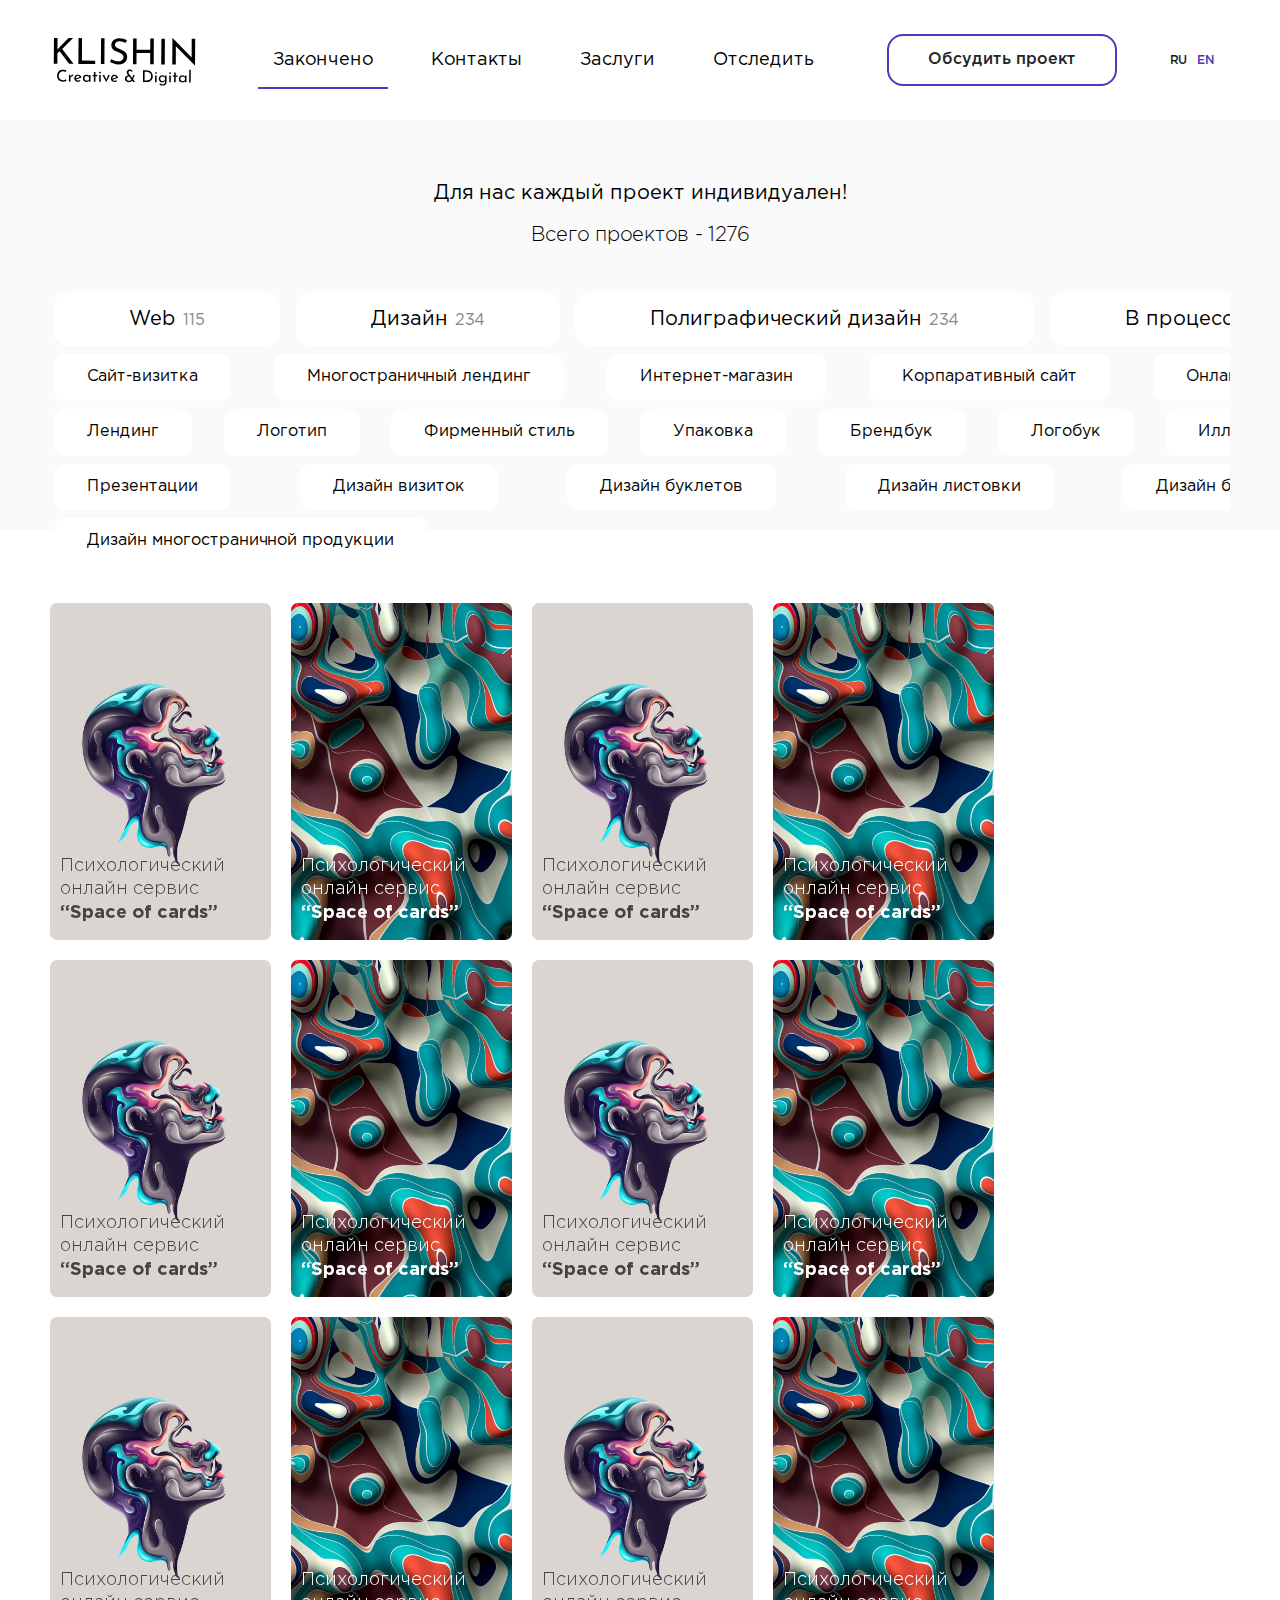
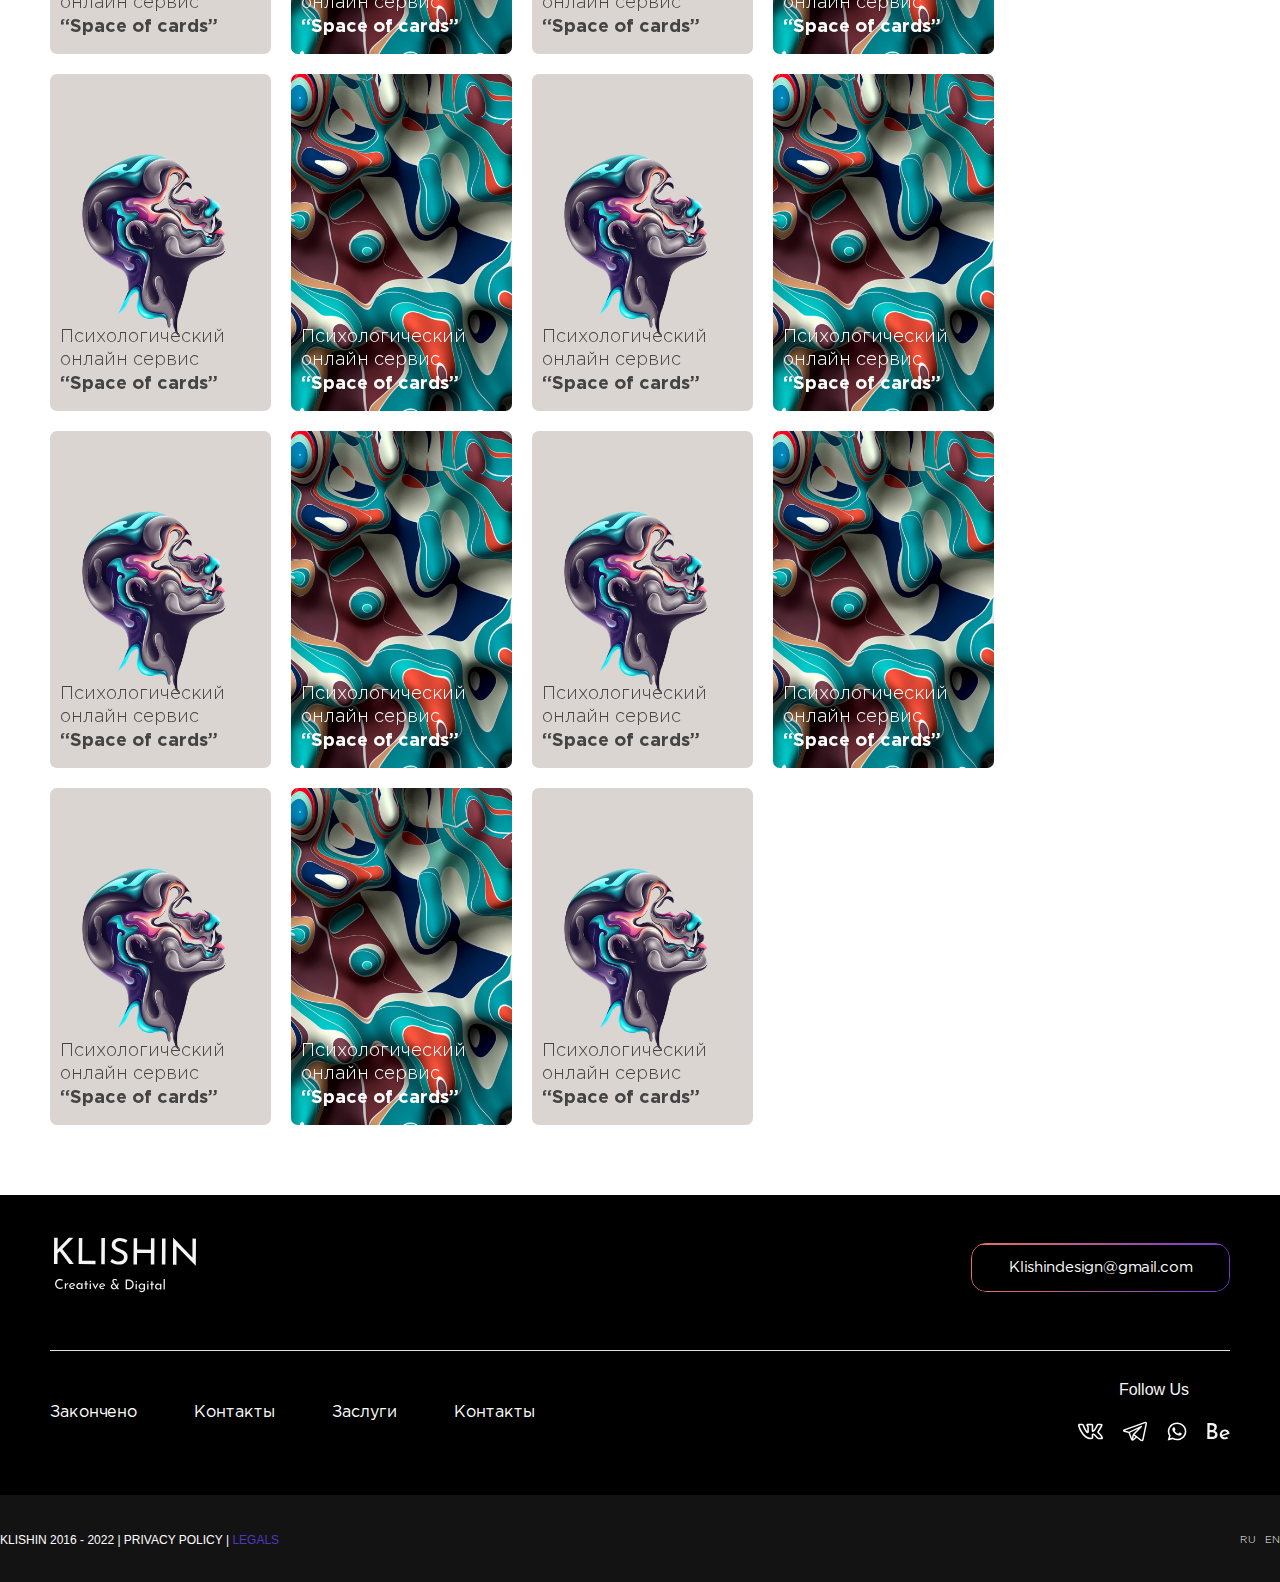
<file: portfolio.html>
<!DOCTYPE html>
<html lang="ru">
<head>
	<meta charset="UTF-8">
	<link rel="stylesheet" href="assets/css/style.css">
	<link href="https://unpkg.com/aos@2.3.1/dist/aos.css" rel="stylesheet">
	
	<!-- Useful meta tags -->
	<meta http-equiv="x-ua-compatible" content="ie=edge">
	<meta name="viewport" content="width=device-width, initial-scale=1, shrink-to-fit=no">
	<meta name="robots" content="index, follow">
	<meta name="google" content="notranslate">
	<meta name="format-detection" content="telephone=no">
	<meta name="description" content="">
	
	<title>Портфолио</title>
</head>
<body>

	<div class="page">
		<header class="header" id="header">
			<div class="container">
				<div class="header__inner">

					<a class="header__logo" href="index.html">
						<img src="assets/images/logo.svg" alt="Логотип">
						<span class="header__logo-mobile">KLISHIN</span>
					</a>
	
					<div class="header__menu">
						<nav class="header__nav" id="header__nav">
							<a class="header__link _active" href="portfolio.html">Закончено</a>
							<a class="header__link" href="contacts.html">Контакты</a>
							<a class="header__link" href="sertificate.html">Заслуги</a>
							<a class="header__link open-modal" data-modal="#follow">Отследить</a>
						</nav>
						<a class="btn header__order-btn" href="order.html">
							<span>Обсудить проект</span>
						</a>
					</div>
	
					<div class="header__right">
						<div class="header__order">
							<a class="btn header__order-btn" href="order.html">
								<span>Обсудить проект</span>
							</a>
						</div>
	
						<ul class="lang">
							<li class="lang__item">
								<a data-lang="ru" class="_active">Ru</a>
							</li>
							<li class="lang__item">
								<a data-lang="en">En</a>
							</li>
						</ul>
					</div>
	
					<div class="header__mmenu">
						<span></span><span></span>
					</div>
	
				</div>
			</div>
		</header>

		<main>
			
			<section class="default section-works section-works-min">
				<div class="container">
					
					<div class="works">
			
						<div class="works__info">
							<span class="works__info-title">
								Для нас каждый проект индивидуален!
							</span>
							<span class="works__info-subtitle">
								Всего проектов - 1276
							</span>
						</div>
			
			
						<div class="works__category-wrapper">
							<ul class="works__category">
								<li>
									<a href="" class="works__category-btn works__category-btn--big" data-filter=".web">
										Web
										<span>115</span>
									</a>
								</li>
								<li>
									<a href="" class="works__category-btn works__category-btn--big" data-filter=".design">
										Дизайн
										<span>
											234
										</span>
									</a>
								</li>
								<li>
									<a href="" class="works__category-btn works__category-btn--big" data-filter=".printingdesign">
										Полиграфический дизайн
										<span>
											234
										</span>
									</a>
								</li>
								<li>
									<a href="" class="works__category-btn works__category-btn--big" data-filter=".process">
										В процессе
										<span>
											32
										</span>
									</a>
								</li>
								<li>
									<a href="" class="works__category-btn" data-filter=".businesswebsite">
										Сайт-визитка
									</a>
								</li>
								<li>
									<a href="" class="works__category-btn" data-filter=".multilanding">
										Многостраничный лендинг
									</a>
								</li>
								<li>
									<a href="" class="works__category-btn" data-filter=".onlinestore">
										Интернет-магазин
									</a>
								</li>
								<li>
									<a href="" class="works__category-btn" data-filter=".corporatewebsite">
										Корпаративный сайт
									</a>
								</li>
								<li>
									<a href="" class="works__category-btn" data-filter=".onlineservice">
										Онлайн-сервис
									</a>
								</li>
								<li>
									<a href="" class="works__category-btn" data-filter=".landing">
										Лендинг
									</a>
								</li>
								<li>
									<a href="" class="works__category-btn" data-filter=".logos">
										Логотип
									</a>
								</li>
								<li>
									<a href="" class="works__category-btn" data-filter=".corporateidentity">
										Фирменный стиль
									</a>
								</li>
								<li>
									<a href="" class="works__category-btn" data-filter=".packaging">
										Упаковка
									</a>
								</li>
								<li>
									<a href="" class="works__category-btn" data-filter=".brandbook">
										Брендбук
									</a>
								</li>
								<li>
									<a href="" class="works__category-btn" data-filter=".logobook">
										Логобук
									</a>
								</li>
								<li>
									<a href="" class="works__category-btn" data-filter=".illustration">
										Иллюстрация
									</a>
								</li>
								<li>
									<a href="" class="works__category-btn" data-filter=".presentations">
										Презентации
									</a>
								</li>
								<li>
									<a href="" class="works__category-btn" data-filter=".carddesign">
										Дизайн визиток
									</a>
								</li>
								<li>
									<a href="" class="works__category-btn" data-filter=".bookletdesign">
										Дизайн буклетов
									</a>
								</li>
								<li>
									<a href="" class="works__category-btn" data-filter=".leafletdesign">
										Дизайн листовки
									</a>
								</li>
								<li>
									<a href="" class="works__category-btn" data-filter=".billboarddesign">
										Дизайн билбордов
									</a>
								</li>
								<li>
									<a href="" class="works__category-btn" data-filter=".multiproductsdesign">
										Дизайн многостраничной продукции
									</a>
								</li>
							</ul>
						</div>
					</div>
			
					<div class="works__content works-js">
						<div class="portfolio__item works__item works__item-js web">
							<div class="portfolio__item-wrapper">
								<div class="portfolio__item-bg portfolio__item-bg--custom">
									<img src="assets/images/portfolio/1.png" alt="portfolio-img">
								</div>
								<div class="portfolio__item-content">
									<h4 class="portfolio__item-title black">
										Психологический онлайн сервис <span>“Space of cards”</span>
									</h4>
			
									<div class="portfolio__item-hidden">
										<a class="portfolio__item-btn btn">
											<span>
												Подробнее
											</span>
											<svg width="20" height="20" viewBox="0 0 20 20" fill="none" xmlns="http://www.w3.org/2000/svg">
												<path d="M18.8839 10.8839C19.372 10.3957 19.372 9.60427 18.8839 9.11612L10.9289 1.16117C10.4408 0.67301 9.64932 0.67301 9.16117 1.16117C8.67301 1.64932 8.67301 2.44078 9.16117 2.92893L16.2322 10L9.16117 17.0711C8.67301 17.5592 8.67301 18.3507 9.16117 18.8388C9.64932 19.327 10.4408 19.327 10.9289 18.8388L18.8839 10.8839ZM0 11.25L18 11.25V8.75L0 8.75L0 11.25Z" fill="white"/>
											</svg>
										</a>
									</div>
								</div>
							</div>
						</div>
						<div class="portfolio__item works__item works__item-js design">
							<div class="portfolio__item-wrapper">
								<div class="portfolio__item-bg">
									<img src="assets/images/portfolio/2.png" alt="portfolio-img">
								</div>
								<div class="portfolio__item-content">
									<h4 class="portfolio__item-title white">
										Психологический онлайн сервис <span>“Space of cards”</span>
									</h4>
			
									<div class="portfolio__item-hidden">
										<a class="portfolio__item-btn btn">
											<span>
												Подробнее
											</span>
											<svg width="20" height="20" viewBox="0 0 20 20" fill="none" xmlns="http://www.w3.org/2000/svg">
												<path d="M18.8839 10.8839C19.372 10.3957 19.372 9.60427 18.8839 9.11612L10.9289 1.16117C10.4408 0.67301 9.64932 0.67301 9.16117 1.16117C8.67301 1.64932 8.67301 2.44078 9.16117 2.92893L16.2322 10L9.16117 17.0711C8.67301 17.5592 8.67301 18.3507 9.16117 18.8388C9.64932 19.327 10.4408 19.327 10.9289 18.8388L18.8839 10.8839ZM0 11.25L18 11.25V8.75L0 8.75L0 11.25Z" fill="white"/>
											</svg>
										</a>
									</div>
								</div>
							</div>
						</div>
						<div class="portfolio__item works__item works__item-js process">
							<div class="portfolio__item-wrapper">
								<div class="portfolio__item-bg portfolio__item-bg--custom">
									<img src="assets/images/portfolio/1.png" alt="portfolio-img">
								</div>
								<div class="portfolio__item-content">
									<h4 class="portfolio__item-title black">
										Психологический онлайн сервис <span>“Space of cards”</span>
									</h4>
			
									<div class="portfolio__item-hidden">
										<a class="portfolio__item-btn btn">
											<span>
												Подробнее
											</span>
											<svg width="20" height="20" viewBox="0 0 20 20" fill="none" xmlns="http://www.w3.org/2000/svg">
												<path d="M18.8839 10.8839C19.372 10.3957 19.372 9.60427 18.8839 9.11612L10.9289 1.16117C10.4408 0.67301 9.64932 0.67301 9.16117 1.16117C8.67301 1.64932 8.67301 2.44078 9.16117 2.92893L16.2322 10L9.16117 17.0711C8.67301 17.5592 8.67301 18.3507 9.16117 18.8388C9.64932 19.327 10.4408 19.327 10.9289 18.8388L18.8839 10.8839ZM0 11.25L18 11.25V8.75L0 8.75L0 11.25Z" fill="white"/>
											</svg>
										</a>
									</div>
								</div>
							</div>
						</div>
						<div class="portfolio__item works__item works__item-js printingdesign">
							<div class="portfolio__item-wrapper">
								<div class="portfolio__item-bg">
									<img src="assets/images/portfolio/2.png" alt="portfolio-img">
								</div>
								<div class="portfolio__item-content">
									<h4 class="portfolio__item-title white">
										Психологический онлайн сервис <span>“Space of cards”</span>
									</h4>
			
									<div class="portfolio__item-hidden">
										<a class="portfolio__item-btn btn">
											<span>
												Подробнее
											</span>
											<svg width="20" height="20" viewBox="0 0 20 20" fill="none" xmlns="http://www.w3.org/2000/svg">
												<path d="M18.8839 10.8839C19.372 10.3957 19.372 9.60427 18.8839 9.11612L10.9289 1.16117C10.4408 0.67301 9.64932 0.67301 9.16117 1.16117C8.67301 1.64932 8.67301 2.44078 9.16117 2.92893L16.2322 10L9.16117 17.0711C8.67301 17.5592 8.67301 18.3507 9.16117 18.8388C9.64932 19.327 10.4408 19.327 10.9289 18.8388L18.8839 10.8839ZM0 11.25L18 11.25V8.75L0 8.75L0 11.25Z" fill="white"/>
											</svg>
										</a>
									</div>
								</div>
							</div>
						</div>
						<div class="portfolio__item works__item works__item-js businesswebsite">
							<div class="portfolio__item-wrapper">
								<div class="portfolio__item-bg portfolio__item-bg--custom">
									<img src="assets/images/portfolio/1.png" alt="portfolio-img">
								</div>
								<div class="portfolio__item-content">
									<h4 class="portfolio__item-title black">
										Психологический онлайн сервис <span>“Space of cards”</span>
									</h4>
			
									<div class="portfolio__item-hidden">
										<a class="portfolio__item-btn btn">
											<span>
												Подробнее
											</span>
											<svg width="20" height="20" viewBox="0 0 20 20" fill="none" xmlns="http://www.w3.org/2000/svg">
												<path d="M18.8839 10.8839C19.372 10.3957 19.372 9.60427 18.8839 9.11612L10.9289 1.16117C10.4408 0.67301 9.64932 0.67301 9.16117 1.16117C8.67301 1.64932 8.67301 2.44078 9.16117 2.92893L16.2322 10L9.16117 17.0711C8.67301 17.5592 8.67301 18.3507 9.16117 18.8388C9.64932 19.327 10.4408 19.327 10.9289 18.8388L18.8839 10.8839ZM0 11.25L18 11.25V8.75L0 8.75L0 11.25Z" fill="white"/>
											</svg>
										</a>
									</div>
								</div>
							</div>
						</div>
						<div class="portfolio__item works__item works__item-js multilanding">
							<div class="portfolio__item-wrapper">
								<div class="portfolio__item-bg">
									<img src="assets/images/portfolio/2.png" alt="portfolio-img">
								</div>
								<div class="portfolio__item-content">
									<h4 class="portfolio__item-title white">
										Психологический онлайн сервис <span>“Space of cards”</span>
									</h4>
			
									<div class="portfolio__item-hidden">
										<a class="portfolio__item-btn btn">
											<span>
												Подробнее
											</span>
											<svg width="20" height="20" viewBox="0 0 20 20" fill="none" xmlns="http://www.w3.org/2000/svg">
												<path d="M18.8839 10.8839C19.372 10.3957 19.372 9.60427 18.8839 9.11612L10.9289 1.16117C10.4408 0.67301 9.64932 0.67301 9.16117 1.16117C8.67301 1.64932 8.67301 2.44078 9.16117 2.92893L16.2322 10L9.16117 17.0711C8.67301 17.5592 8.67301 18.3507 9.16117 18.8388C9.64932 19.327 10.4408 19.327 10.9289 18.8388L18.8839 10.8839ZM0 11.25L18 11.25V8.75L0 8.75L0 11.25Z" fill="white"/>
											</svg>
										</a>
									</div>
								</div>
							</div>
						</div>
						<div class="portfolio__item works__item works__item-js onlinestore">
							<div class="portfolio__item-wrapper">
								<div class="portfolio__item-bg portfolio__item-bg--custom">
									<img src="assets/images/portfolio/1.png" alt="portfolio-img">
								</div>
								<div class="portfolio__item-content">
									<h4 class="portfolio__item-title black">
										Психологический онлайн сервис <span>“Space of cards”</span>
									</h4>
			
									<div class="portfolio__item-hidden">
										<a class="portfolio__item-btn btn">
											<span>
												Подробнее
											</span>
											<svg width="20" height="20" viewBox="0 0 20 20" fill="none" xmlns="http://www.w3.org/2000/svg">
												<path d="M18.8839 10.8839C19.372 10.3957 19.372 9.60427 18.8839 9.11612L10.9289 1.16117C10.4408 0.67301 9.64932 0.67301 9.16117 1.16117C8.67301 1.64932 8.67301 2.44078 9.16117 2.92893L16.2322 10L9.16117 17.0711C8.67301 17.5592 8.67301 18.3507 9.16117 18.8388C9.64932 19.327 10.4408 19.327 10.9289 18.8388L18.8839 10.8839ZM0 11.25L18 11.25V8.75L0 8.75L0 11.25Z" fill="white"/>
											</svg>
										</a>
									</div>
								</div>
							</div>
						</div>
						<div class="portfolio__item works__item works__item-js printingdesign">
							<div class="portfolio__item-wrapper">
								<div class="portfolio__item-bg">
									<img src="assets/images/portfolio/2.png" alt="portfolio-img">
								</div>
								<div class="portfolio__item-content">
									<h4 class="portfolio__item-title white">
										Психологический онлайн сервис <span>“Space of cards”</span>
									</h4>
			
									<div class="portfolio__item-hidden">
										<a class="portfolio__item-btn btn">
											<span>
												Подробнее
											</span>
											<svg width="20" height="20" viewBox="0 0 20 20" fill="none" xmlns="http://www.w3.org/2000/svg">
												<path d="M18.8839 10.8839C19.372 10.3957 19.372 9.60427 18.8839 9.11612L10.9289 1.16117C10.4408 0.67301 9.64932 0.67301 9.16117 1.16117C8.67301 1.64932 8.67301 2.44078 9.16117 2.92893L16.2322 10L9.16117 17.0711C8.67301 17.5592 8.67301 18.3507 9.16117 18.8388C9.64932 19.327 10.4408 19.327 10.9289 18.8388L18.8839 10.8839ZM0 11.25L18 11.25V8.75L0 8.75L0 11.25Z" fill="white"/>
											</svg>
										</a>
									</div>
								</div>
							</div>
						</div>
						<div class="portfolio__item works__item works__item-js corporatewebsite">
							<div class="portfolio__item-wrapper">
								<div class="portfolio__item-bg portfolio__item-bg--custom">
									<img src="assets/images/portfolio/1.png" alt="portfolio-img">
								</div>
								<div class="portfolio__item-content">
									<h4 class="portfolio__item-title black">
										Психологический онлайн сервис <span>“Space of cards”</span>
									</h4>
			
									<div class="portfolio__item-hidden">
										<a class="portfolio__item-btn btn">
											<span>
												Подробнее
											</span>
											<svg width="20" height="20" viewBox="0 0 20 20" fill="none" xmlns="http://www.w3.org/2000/svg">
												<path d="M18.8839 10.8839C19.372 10.3957 19.372 9.60427 18.8839 9.11612L10.9289 1.16117C10.4408 0.67301 9.64932 0.67301 9.16117 1.16117C8.67301 1.64932 8.67301 2.44078 9.16117 2.92893L16.2322 10L9.16117 17.0711C8.67301 17.5592 8.67301 18.3507 9.16117 18.8388C9.64932 19.327 10.4408 19.327 10.9289 18.8388L18.8839 10.8839ZM0 11.25L18 11.25V8.75L0 8.75L0 11.25Z" fill="white"/>
											</svg>
										</a>
									</div>
								</div>
							</div>
						</div>
						<div class="portfolio__item works__item works__item-js onlineservice">
							<div class="portfolio__item-wrapper">
								<div class="portfolio__item-bg">
									<img src="assets/images/portfolio/2.png" alt="portfolio-img">
								</div>
								<div class="portfolio__item-content">
									<h4 class="portfolio__item-title white">
										Психологический онлайн сервис <span>“Space of cards”</span>
									</h4>
			
									<div class="portfolio__item-hidden">
										<a class="portfolio__item-btn btn">
											<span>
												Подробнее
											</span>
											<svg width="20" height="20" viewBox="0 0 20 20" fill="none" xmlns="http://www.w3.org/2000/svg">
												<path d="M18.8839 10.8839C19.372 10.3957 19.372 9.60427 18.8839 9.11612L10.9289 1.16117C10.4408 0.67301 9.64932 0.67301 9.16117 1.16117C8.67301 1.64932 8.67301 2.44078 9.16117 2.92893L16.2322 10L9.16117 17.0711C8.67301 17.5592 8.67301 18.3507 9.16117 18.8388C9.64932 19.327 10.4408 19.327 10.9289 18.8388L18.8839 10.8839ZM0 11.25L18 11.25V8.75L0 8.75L0 11.25Z" fill="white"/>
											</svg>
										</a>
									</div>
								</div>
							</div>
						</div>
						<div class="portfolio__item works__item works__item-js landing">
							<div class="portfolio__item-wrapper">
								<div class="portfolio__item-bg portfolio__item-bg--custom">
									<img src="assets/images/portfolio/1.png" alt="portfolio-img">
								</div>
								<div class="portfolio__item-content">
									<h4 class="portfolio__item-title black">
										Психологический онлайн сервис <span>“Space of cards”</span>
									</h4>
			
									<div class="portfolio__item-hidden">
										<a class="portfolio__item-btn btn">
											<span>
												Подробнее
											</span>
											<svg width="20" height="20" viewBox="0 0 20 20" fill="none" xmlns="http://www.w3.org/2000/svg">
												<path d="M18.8839 10.8839C19.372 10.3957 19.372 9.60427 18.8839 9.11612L10.9289 1.16117C10.4408 0.67301 9.64932 0.67301 9.16117 1.16117C8.67301 1.64932 8.67301 2.44078 9.16117 2.92893L16.2322 10L9.16117 17.0711C8.67301 17.5592 8.67301 18.3507 9.16117 18.8388C9.64932 19.327 10.4408 19.327 10.9289 18.8388L18.8839 10.8839ZM0 11.25L18 11.25V8.75L0 8.75L0 11.25Z" fill="white"/>
											</svg>
										</a>
									</div>
								</div>
							</div>
						</div>
						<div class="portfolio__item works__item works__item-js logos">
							<div class="portfolio__item-wrapper">
								<div class="portfolio__item-bg">
									<img src="assets/images/portfolio/2.png" alt="portfolio-img">
								</div>
								<div class="portfolio__item-content">
									<h4 class="portfolio__item-title white">
										Психологический онлайн сервис <span>“Space of cards”</span>
									</h4>
			
									<div class="portfolio__item-hidden">
										<a class="portfolio__item-btn btn">
											<span>
												Подробнее
											</span>
											<svg width="20" height="20" viewBox="0 0 20 20" fill="none" xmlns="http://www.w3.org/2000/svg">
												<path d="M18.8839 10.8839C19.372 10.3957 19.372 9.60427 18.8839 9.11612L10.9289 1.16117C10.4408 0.67301 9.64932 0.67301 9.16117 1.16117C8.67301 1.64932 8.67301 2.44078 9.16117 2.92893L16.2322 10L9.16117 17.0711C8.67301 17.5592 8.67301 18.3507 9.16117 18.8388C9.64932 19.327 10.4408 19.327 10.9289 18.8388L18.8839 10.8839ZM0 11.25L18 11.25V8.75L0 8.75L0 11.25Z" fill="white"/>
											</svg>
										</a>
									</div>
								</div>
							</div>
						</div>
						<div class="portfolio__item works__item works__item-js corporateidentity">
							<div class="portfolio__item-wrapper">
								<div class="portfolio__item-bg portfolio__item-bg--custom">
									<img src="assets/images/portfolio/1.png" alt="portfolio-img">
								</div>
								<div class="portfolio__item-content">
									<h4 class="portfolio__item-title black">
										Психологический онлайн сервис <span>“Space of cards”</span>
									</h4>
			
									<div class="portfolio__item-hidden">
										<a class="portfolio__item-btn btn">
											<span>
												Подробнее
											</span>
											<svg width="20" height="20" viewBox="0 0 20 20" fill="none" xmlns="http://www.w3.org/2000/svg">
												<path d="M18.8839 10.8839C19.372 10.3957 19.372 9.60427 18.8839 9.11612L10.9289 1.16117C10.4408 0.67301 9.64932 0.67301 9.16117 1.16117C8.67301 1.64932 8.67301 2.44078 9.16117 2.92893L16.2322 10L9.16117 17.0711C8.67301 17.5592 8.67301 18.3507 9.16117 18.8388C9.64932 19.327 10.4408 19.327 10.9289 18.8388L18.8839 10.8839ZM0 11.25L18 11.25V8.75L0 8.75L0 11.25Z" fill="white"/>
											</svg>
										</a>
									</div>
								</div>
							</div>
						</div>
						<div class="portfolio__item works__item works__item-js packaging">
							<div class="portfolio__item-wrapper">
								<div class="portfolio__item-bg">
									<img src="assets/images/portfolio/2.png" alt="portfolio-img">
								</div>
								<div class="portfolio__item-content">
									<h4 class="portfolio__item-title white">
										Психологический онлайн сервис <span>“Space of cards”</span>
									</h4>
			
									<div class="portfolio__item-hidden">
										<a class="portfolio__item-btn btn">
											<span>
												Подробнее
											</span>
											<svg width="20" height="20" viewBox="0 0 20 20" fill="none" xmlns="http://www.w3.org/2000/svg">
												<path d="M18.8839 10.8839C19.372 10.3957 19.372 9.60427 18.8839 9.11612L10.9289 1.16117C10.4408 0.67301 9.64932 0.67301 9.16117 1.16117C8.67301 1.64932 8.67301 2.44078 9.16117 2.92893L16.2322 10L9.16117 17.0711C8.67301 17.5592 8.67301 18.3507 9.16117 18.8388C9.64932 19.327 10.4408 19.327 10.9289 18.8388L18.8839 10.8839ZM0 11.25L18 11.25V8.75L0 8.75L0 11.25Z" fill="white"/>
											</svg>
										</a>
									</div>
								</div>
							</div>
						</div>
						<div class="portfolio__item works__item works__item-js brandbook">
							<div class="portfolio__item-wrapper">
								<div class="portfolio__item-bg portfolio__item-bg--custom">
									<img src="assets/images/portfolio/1.png" alt="portfolio-img">
								</div>
								<div class="portfolio__item-content">
									<h4 class="portfolio__item-title black">
										Психологический онлайн сервис <span>“Space of cards”</span>
									</h4>
			
									<div class="portfolio__item-hidden">
										<a class="portfolio__item-btn btn">
											<span>
												Подробнее
											</span>
											<svg width="20" height="20" viewBox="0 0 20 20" fill="none" xmlns="http://www.w3.org/2000/svg">
												<path d="M18.8839 10.8839C19.372 10.3957 19.372 9.60427 18.8839 9.11612L10.9289 1.16117C10.4408 0.67301 9.64932 0.67301 9.16117 1.16117C8.67301 1.64932 8.67301 2.44078 9.16117 2.92893L16.2322 10L9.16117 17.0711C8.67301 17.5592 8.67301 18.3507 9.16117 18.8388C9.64932 19.327 10.4408 19.327 10.9289 18.8388L18.8839 10.8839ZM0 11.25L18 11.25V8.75L0 8.75L0 11.25Z" fill="white"/>
											</svg>
										</a>
									</div>
								</div>
							</div>
						</div>
						<div class="portfolio__item works__item works__item-js logobook">
							<div class="portfolio__item-wrapper">
								<div class="portfolio__item-bg">
									<img src="assets/images/portfolio/2.png" alt="portfolio-img">
								</div>
								<div class="portfolio__item-content">
									<h4 class="portfolio__item-title white">
										Психологический онлайн сервис <span>“Space of cards”</span>
									</h4>
			
									<div class="portfolio__item-hidden">
										<a class="portfolio__item-btn btn">
											<span>
												Подробнее
											</span>
											<svg width="20" height="20" viewBox="0 0 20 20" fill="none" xmlns="http://www.w3.org/2000/svg">
												<path d="M18.8839 10.8839C19.372 10.3957 19.372 9.60427 18.8839 9.11612L10.9289 1.16117C10.4408 0.67301 9.64932 0.67301 9.16117 1.16117C8.67301 1.64932 8.67301 2.44078 9.16117 2.92893L16.2322 10L9.16117 17.0711C8.67301 17.5592 8.67301 18.3507 9.16117 18.8388C9.64932 19.327 10.4408 19.327 10.9289 18.8388L18.8839 10.8839ZM0 11.25L18 11.25V8.75L0 8.75L0 11.25Z" fill="white"/>
											</svg>
										</a>
									</div>
								</div>
							</div>
						</div>
						<div class="portfolio__item works__item works__item-js illustration">
							<div class="portfolio__item-wrapper">
								<div class="portfolio__item-bg portfolio__item-bg--custom">
									<img src="assets/images/portfolio/1.png" alt="portfolio-img">
								</div>
								<div class="portfolio__item-content">
									<h4 class="portfolio__item-title black">
										Психологический онлайн сервис <span>“Space of cards”</span>
									</h4>
			
									<div class="portfolio__item-hidden">
										<a class="portfolio__item-btn btn">
											<span>
												Подробнее
											</span>
											<svg width="20" height="20" viewBox="0 0 20 20" fill="none" xmlns="http://www.w3.org/2000/svg">
												<path d="M18.8839 10.8839C19.372 10.3957 19.372 9.60427 18.8839 9.11612L10.9289 1.16117C10.4408 0.67301 9.64932 0.67301 9.16117 1.16117C8.67301 1.64932 8.67301 2.44078 9.16117 2.92893L16.2322 10L9.16117 17.0711C8.67301 17.5592 8.67301 18.3507 9.16117 18.8388C9.64932 19.327 10.4408 19.327 10.9289 18.8388L18.8839 10.8839ZM0 11.25L18 11.25V8.75L0 8.75L0 11.25Z" fill="white"/>
											</svg>
										</a>
									</div>
								</div>
							</div>
						</div>
						<div class="portfolio__item works__item works__item-js presentations">
							<div class="portfolio__item-wrapper">
								<div class="portfolio__item-bg">
									<img src="assets/images/portfolio/2.png" alt="portfolio-img">
								</div>
								<div class="portfolio__item-content">
									<h4 class="portfolio__item-title white">
										Психологический онлайн сервис <span>“Space of cards”</span>
									</h4>
			
									<div class="portfolio__item-hidden">
										<a class="portfolio__item-btn btn">
											<span>
												Подробнее
											</span>
											<svg width="20" height="20" viewBox="0 0 20 20" fill="none" xmlns="http://www.w3.org/2000/svg">
												<path d="M18.8839 10.8839C19.372 10.3957 19.372 9.60427 18.8839 9.11612L10.9289 1.16117C10.4408 0.67301 9.64932 0.67301 9.16117 1.16117C8.67301 1.64932 8.67301 2.44078 9.16117 2.92893L16.2322 10L9.16117 17.0711C8.67301 17.5592 8.67301 18.3507 9.16117 18.8388C9.64932 19.327 10.4408 19.327 10.9289 18.8388L18.8839 10.8839ZM0 11.25L18 11.25V8.75L0 8.75L0 11.25Z" fill="white"/>
											</svg>
										</a>
									</div>
								</div>
							</div>
						</div>
						<div class="portfolio__item works__item works__item-js carddesign">
							<div class="portfolio__item-wrapper">
								<div class="portfolio__item-bg portfolio__item-bg--custom">
									<img src="assets/images/portfolio/1.png" alt="portfolio-img">
								</div>
								<div class="portfolio__item-content">
									<h4 class="portfolio__item-title black">
										Психологический онлайн сервис <span>“Space of cards”</span>
									</h4>
			
									<div class="portfolio__item-hidden">
										<a class="portfolio__item-btn btn">
											<span>
												Подробнее
											</span>
											<svg width="20" height="20" viewBox="0 0 20 20" fill="none" xmlns="http://www.w3.org/2000/svg">
												<path d="M18.8839 10.8839C19.372 10.3957 19.372 9.60427 18.8839 9.11612L10.9289 1.16117C10.4408 0.67301 9.64932 0.67301 9.16117 1.16117C8.67301 1.64932 8.67301 2.44078 9.16117 2.92893L16.2322 10L9.16117 17.0711C8.67301 17.5592 8.67301 18.3507 9.16117 18.8388C9.64932 19.327 10.4408 19.327 10.9289 18.8388L18.8839 10.8839ZM0 11.25L18 11.25V8.75L0 8.75L0 11.25Z" fill="white"/>
											</svg>
										</a>
									</div>
								</div>
							</div>
						</div>
						<div class="portfolio__item works__item works__item-js bookletdesign">
							<div class="portfolio__item-wrapper">
								<div class="portfolio__item-bg">
									<img src="assets/images/portfolio/2.png" alt="portfolio-img">
								</div>
								<div class="portfolio__item-content">
									<h4 class="portfolio__item-title white">
										Психологический онлайн сервис <span>“Space of cards”</span>
									</h4>
			
									<div class="portfolio__item-hidden">
										<a class="portfolio__item-btn btn">
											<span>
												Подробнее
											</span>
											<svg width="20" height="20" viewBox="0 0 20 20" fill="none" xmlns="http://www.w3.org/2000/svg">
												<path d="M18.8839 10.8839C19.372 10.3957 19.372 9.60427 18.8839 9.11612L10.9289 1.16117C10.4408 0.67301 9.64932 0.67301 9.16117 1.16117C8.67301 1.64932 8.67301 2.44078 9.16117 2.92893L16.2322 10L9.16117 17.0711C8.67301 17.5592 8.67301 18.3507 9.16117 18.8388C9.64932 19.327 10.4408 19.327 10.9289 18.8388L18.8839 10.8839ZM0 11.25L18 11.25V8.75L0 8.75L0 11.25Z" fill="white"/>
											</svg>
										</a>
									</div>
								</div>
							</div>
						</div>
						<div class="portfolio__item works__item works__item-js leafletdesign">
							<div class="portfolio__item-wrapper">
								<div class="portfolio__item-bg portfolio__item-bg--custom">
									<img src="assets/images/portfolio/1.png" alt="portfolio-img">
								</div>
								<div class="portfolio__item-content">
									<h4 class="portfolio__item-title black">
										Психологический онлайн сервис <span>“Space of cards”</span>
									</h4>
			
									<div class="portfolio__item-hidden">
										<a class="portfolio__item-btn btn">
											<span>
												Подробнее
											</span>
											<svg width="20" height="20" viewBox="0 0 20 20" fill="none" xmlns="http://www.w3.org/2000/svg">
												<path d="M18.8839 10.8839C19.372 10.3957 19.372 9.60427 18.8839 9.11612L10.9289 1.16117C10.4408 0.67301 9.64932 0.67301 9.16117 1.16117C8.67301 1.64932 8.67301 2.44078 9.16117 2.92893L16.2322 10L9.16117 17.0711C8.67301 17.5592 8.67301 18.3507 9.16117 18.8388C9.64932 19.327 10.4408 19.327 10.9289 18.8388L18.8839 10.8839ZM0 11.25L18 11.25V8.75L0 8.75L0 11.25Z" fill="white"/>
											</svg>
										</a>
									</div>
								</div>
							</div>
						</div>
						<div class="portfolio__item works__item works__item-js billboarddesign">
							<div class="portfolio__item-wrapper">
								<div class="portfolio__item-bg">
									<img src="assets/images/portfolio/2.png" alt="portfolio-img">
								</div>
								<div class="portfolio__item-content">
									<h4 class="portfolio__item-title white">
										Психологический онлайн сервис <span>“Space of cards”</span>
									</h4>
			
									<div class="portfolio__item-hidden">
										<a class="portfolio__item-btn btn">
											<span>
												Подробнее
											</span>
											<svg width="20" height="20" viewBox="0 0 20 20" fill="none" xmlns="http://www.w3.org/2000/svg">
												<path d="M18.8839 10.8839C19.372 10.3957 19.372 9.60427 18.8839 9.11612L10.9289 1.16117C10.4408 0.67301 9.64932 0.67301 9.16117 1.16117C8.67301 1.64932 8.67301 2.44078 9.16117 2.92893L16.2322 10L9.16117 17.0711C8.67301 17.5592 8.67301 18.3507 9.16117 18.8388C9.64932 19.327 10.4408 19.327 10.9289 18.8388L18.8839 10.8839ZM0 11.25L18 11.25V8.75L0 8.75L0 11.25Z" fill="white"/>
											</svg>
										</a>
									</div>
								</div>
							</div>
						</div>
						<div class="portfolio__item works__item works__item-js multiproductsdesign">
							<div class="portfolio__item-wrapper">
								<div class="portfolio__item-bg portfolio__item-bg--custom">
									<img src="assets/images/portfolio/1.png" alt="portfolio-img">
								</div>
								<div class="portfolio__item-content">
									<h4 class="portfolio__item-title black">
										Психологический онлайн сервис <span>“Space of cards”</span>
									</h4>
			
									<div class="portfolio__item-hidden">
										<a class="portfolio__item-btn btn">
											<span>
												Подробнее
											</span>
											<svg width="20" height="20" viewBox="0 0 20 20" fill="none" xmlns="http://www.w3.org/2000/svg">
												<path d="M18.8839 10.8839C19.372 10.3957 19.372 9.60427 18.8839 9.11612L10.9289 1.16117C10.4408 0.67301 9.64932 0.67301 9.16117 1.16117C8.67301 1.64932 8.67301 2.44078 9.16117 2.92893L16.2322 10L9.16117 17.0711C8.67301 17.5592 8.67301 18.3507 9.16117 18.8388C9.64932 19.327 10.4408 19.327 10.9289 18.8388L18.8839 10.8839ZM0 11.25L18 11.25V8.75L0 8.75L0 11.25Z" fill="white"/>
											</svg>
										</a>
									</div>
								</div>
							</div>
						</div>
					</div>
			
				</div>
			</section>
		</main>

		<footer>
			<div class="container">
				<div class="footer">
					<div class="footer__top">
						<a href="#" class="footer__logo">
							<img src="assets/images/logo-white.svg" alt="Логотип">
						</a>
						<a href="mailto:Klishindesign@gmail.com" class="footer__email">Klishindesign@gmail.com</a>
					</div>
					<div class="footer__bottom">
						<ul class="footer__menu">
							<li><a href="#">Закончено</a></li>
							<li><a href="#">Контакты</a></li>
							<li><a href="#">Заслуги</a></li>
							<li><a href="#">Контакты</a></li>
						</ul>
						<div class="footer__socials">
							<div class="footer__socials-title">Follow Us</div>
							<div class="footer__socials-list">
								<a href="#">
									<svg width="25" height="17" viewBox="0 0 25 17" fill="none" xmlns="http://www.w3.org/2000/svg">
										<path d="M12.651 16.3125C16.2677 16.3125 14.9781 14.0229 15.2573 13.3646C15.2531 12.8729 15.249 12.4 15.2656 12.1125C15.4948 12.1771 16.0354 12.451 17.1521 13.5365C18.876 15.276 19.3167 16.3125 20.7094 16.3125H23.2729C24.0854 16.3125 24.5083 15.976 24.7198 15.6937C24.924 15.4208 25.124 14.9417 24.9052 14.1958C24.3333 12.4 20.9979 9.29896 20.7906 8.97188C20.8219 8.91146 20.8719 8.83125 20.8979 8.78958H20.8958C21.5542 7.91979 24.0667 4.15521 24.4365 2.64896C24.4375 2.64687 24.4385 2.64375 24.4385 2.64062C24.6385 1.95312 24.4552 1.50729 24.2656 1.25521C23.9802 0.878125 23.526 0.6875 22.9125 0.6875H20.349C19.4906 0.6875 18.8396 1.11979 18.5104 1.90833C17.9594 3.30937 16.4115 6.19062 15.251 7.21042C15.2156 5.76562 15.2396 4.6625 15.2583 3.84271C15.2958 2.24375 15.4167 0.6875 13.7573 0.6875H9.72812C8.68854 0.6875 7.69375 1.82292 8.77083 3.17083C9.7125 4.35208 9.10937 5.01042 9.3125 8.2875C8.52083 7.43854 7.1125 5.14583 6.11667 2.21562C5.8375 1.42292 5.41458 0.688542 4.22396 0.688542H1.66042C0.620833 0.688542 0 1.25521 0 2.20417C0 4.33542 4.71771 16.3125 12.651 16.3125ZM4.22396 2.25104C4.45 2.25104 4.47292 2.25104 4.64062 2.72708C5.66042 5.73021 7.94792 10.174 9.61875 10.174C10.874 10.174 10.874 8.8875 10.874 8.40312L10.8729 4.54687C10.8042 3.27083 10.3396 2.63542 10.0344 2.25L13.6885 2.25417C13.6906 2.27188 13.6677 6.51979 13.699 7.54896C13.699 9.01042 14.8594 9.84792 16.6708 8.01458C18.5823 5.85729 19.9042 2.63229 19.9573 2.50104C20.0354 2.31354 20.1031 2.25 20.349 2.25H22.9125H22.9229C22.9219 2.25312 22.9219 2.25625 22.9208 2.25937C22.6865 3.35312 20.3729 6.83854 19.599 7.92083C19.5865 7.9375 19.575 7.95521 19.5635 7.97292C19.2229 8.52917 18.9458 9.14375 19.6104 10.0083H19.6115C19.6719 10.0812 19.8292 10.2521 20.0583 10.4896C20.7708 11.225 23.2146 13.7396 23.4312 14.7396C23.2875 14.7625 23.1313 14.7458 20.7094 14.751C20.1938 14.751 19.7906 13.9802 18.2521 12.4281C16.8687 11.0823 15.9708 10.5323 15.1531 10.5323C13.5656 10.5323 13.6812 11.8208 13.6958 13.3792C13.701 15.0687 13.6906 14.5344 13.7021 14.6406C13.6094 14.6771 13.3438 14.75 12.651 14.75C6.04167 14.75 1.7375 4.25938 1.57187 2.25417C1.62917 2.24896 2.41771 2.25208 4.22396 2.25104Z" fill="white"/>
									</svg>
								</a>
								<a href="#">
									<svg width="24" height="21" viewBox="0 0 24 21" fill="none" xmlns="http://www.w3.org/2000/svg">
										<path d="M23.6294 1.2847C23.3363 0.941116 22.8972 0.751953 22.3929 0.751953C22.1188 0.751953 21.8284 0.807228 21.5299 0.91655L1.21439 8.34849C0.136268 8.74278 -0.00893449 9.33449 0.000403879 9.6521C0.00974225 9.96971 0.189735 10.5526 1.28947 10.888C1.29606 10.8899 1.30265 10.8918 1.30924 10.8936L5.52323 12.0493L7.80216 18.2945C8.11289 19.1459 8.81034 19.6748 9.6226 19.6748C10.1347 19.6748 10.6385 19.4691 11.0794 19.0803L13.6859 16.7803L17.4665 19.6976C17.4668 19.6979 17.4674 19.6981 17.4677 19.6985L17.5036 19.7262C17.5069 19.7286 17.5104 19.7313 17.5137 19.7337C17.9339 20.0461 18.3926 20.211 18.8407 20.2112H18.8409C19.7163 20.2112 20.4134 19.5902 20.6164 18.6293L23.9451 2.87785C24.0788 2.24561 23.9667 1.67987 23.6294 1.2847ZM6.93296 11.8298L15.063 7.84943L10.0007 13.0044C9.91776 13.0888 9.85898 13.1922 9.83005 13.3046L8.85392 17.0939L6.93296 11.8298ZM10.1267 18.0888C10.093 18.1185 10.0591 18.145 10.0252 18.1694L10.9309 14.6542L12.5783 15.9255L10.1267 18.0888ZM22.5669 2.61024L19.2382 18.3619C19.2062 18.5126 19.1038 18.8634 18.8407 18.8634C18.7107 18.8634 18.5473 18.7955 18.3802 18.6721L14.0962 15.3665C14.0957 15.366 14.0949 15.3654 14.0942 15.3651L11.5452 13.398L18.8659 5.94324C19.1003 5.70459 19.1216 5.33907 18.9163 5.07691C18.7109 4.81475 18.3386 4.73228 18.0341 4.88143L5.99345 10.7764L1.72214 9.60525L22.0315 2.17559C22.203 2.11277 22.3228 2.09961 22.3929 2.09961C22.4359 2.09961 22.5125 2.10452 22.5409 2.13804C22.5782 2.18173 22.6258 2.33071 22.5669 2.61024Z" fill="white"/>
									</svg>
								</a>
								<a href="#">
									<svg width="20" height="19" viewBox="0 0 20 19" fill="none" xmlns="http://www.w3.org/2000/svg">
										<path fill-rule="evenodd" clip-rule="evenodd" d="M16.6324 3.17307C14.8783 1.50467 12.5454 0.585451 10.0601 0.584473C4.93885 0.584473 0.770912 4.5439 0.768852 9.41038C0.768166 10.966 1.19595 12.4846 2.00905 13.8232L0.690918 18.397L5.61634 17.1695C6.9735 17.8728 8.5014 18.2435 10.0563 18.2439H10.0602C15.1809 18.2439 19.3493 14.2841 19.3512 9.41745C19.3522 7.0589 18.3867 4.84136 16.6324 3.17307ZM10.0601 16.7533H10.0569C8.67123 16.7527 7.31224 16.3989 6.1264 15.7306L5.84454 15.5716L2.92171 16.3L3.70186 13.5928L3.51818 13.3152C2.74513 12.1472 2.33692 10.7971 2.33761 9.41092C2.33921 5.36604 5.80357 2.07523 10.0632 2.07523C12.1259 2.07588 14.0648 2.83995 15.5228 4.22666C16.9808 5.61337 17.7832 7.45659 17.7826 9.4169C17.7807 13.4621 14.3166 16.7533 10.0601 16.7533ZM14.296 11.2587C14.0639 11.1482 12.9225 10.6149 12.7096 10.5412C12.497 10.4676 12.342 10.4309 12.1874 10.6516C12.0326 10.8723 11.5878 11.3692 11.4523 11.5163C11.3168 11.6635 11.1815 11.6819 10.9493 11.5715C10.7171 11.4611 9.9691 11.2282 9.0823 10.4768C8.39222 9.892 7.92633 9.16978 7.79083 8.94908C7.65556 8.72817 7.78969 8.62032 7.89268 8.49899C8.144 8.20251 8.39565 7.89168 8.47301 7.74459C8.55049 7.59738 8.5117 7.46855 8.45356 7.3582C8.39565 7.24785 7.93137 6.16229 7.73796 5.72057C7.54936 5.29069 7.35813 5.34875 7.21554 5.34201C7.08027 5.3356 6.92543 5.33429 6.77059 5.33429C6.61587 5.33429 6.36433 5.38941 6.15147 5.61033C5.93872 5.83114 5.33905 6.36462 5.33905 7.45018C5.33905 8.53574 6.17092 9.58444 6.28696 9.73164C6.40301 9.87885 7.92404 12.1065 10.2528 13.0617C10.8067 13.2891 11.2391 13.4247 11.5763 13.5264C12.1325 13.6942 12.6384 13.6705 13.0385 13.6138C13.4846 13.5504 14.4119 13.0802 14.6056 12.5651C14.799 12.0499 14.799 11.6083 14.7408 11.5163C14.6829 11.4243 14.5281 11.3692 14.296 11.2587Z" fill="white"/>
									</svg>
								</a>
								<a href="#">
									<svg width="23" height="17" viewBox="0 0 23 17" fill="none" xmlns="http://www.w3.org/2000/svg">
										<path d="M4.6277 0.0670976C6.241 0.076829 7.50736 0.414473 8.42678 1.08003C9.36086 1.74568 9.82318 2.76048 9.81373 4.12445C9.80764 5.00443 9.59708 5.75851 9.18206 6.38668C8.7817 7.01494 8.22097 7.5029 7.49988 7.85056C6.79356 8.18364 5.95626 8.36926 4.98797 8.40742L4.64466 7.15133C5.77377 7.18747 6.77705 7.39153 7.65449 7.76349C8.5467 8.12088 9.24724 8.62378 9.7561 9.27219C10.2797 9.90603 10.5385 10.6629 10.5324 11.5429C10.5268 12.3496 10.368 13.0453 10.0559 13.6301C9.75865 14.2003 9.35207 14.6672 8.83621 15.0307C8.33512 15.3797 7.7613 15.6403 7.11476 15.8124C6.48299 15.9699 5.82244 16.0466 5.13312 16.0424L0.271208 16.0131L0.381776 0.0414865L4.6277 0.0670976ZM4.99787 6.97745C5.81919 6.98241 6.42213 6.75137 6.80671 6.28435C7.19129 5.81733 7.38581 5.26116 7.39027 4.61584C7.39576 3.82386 7.15039 3.25037 6.65417 2.89537C6.17271 2.52579 5.52866 2.33857 4.72201 2.33371L2.72005 2.32163L2.68791 6.96352L4.99787 6.97745ZM5.0382 13.8638C5.61019 13.8673 6.12407 13.7897 6.57985 13.6311C7.05039 13.4579 7.41883 13.2035 7.68516 12.8678C7.96626 12.5175 8.10863 12.0783 8.11229 11.5503C8.11635 10.9637 7.95817 10.508 7.63774 10.1834C7.33208 9.84425 6.93038 9.60716 6.43263 9.47215C5.94966 9.32257 5.44417 9.24619 4.91618 9.243L2.67222 9.22946L2.64024 13.8494L5.0382 13.8638ZM17.8259 16.339C16.7552 16.3325 15.84 16.1217 15.0802 15.7064C14.3205 15.2765 13.7378 14.6936 13.3323 13.9578C12.9268 13.2074 12.7273 12.3555 12.7339 11.4022C12.7402 10.4929 12.9732 9.67294 13.433 8.94237C13.9075 8.19722 14.5349 7.60699 15.3153 7.17169C16.1103 6.73648 16.9845 6.52175 17.9378 6.5275C19.1698 6.53493 20.1866 6.9004 20.9883 7.62392C21.8046 8.34752 22.3477 9.35548 22.6174 10.6478L15.0976 13.1985L14.5787 11.8753L20.5995 9.75561L20.1355 10.0388C19.9627 9.5831 19.6868 9.18543 19.3078 8.8458C18.9289 8.49151 18.4095 8.31237 17.7495 8.30839C17.2215 8.30521 16.7439 8.43433 16.3168 8.69576C15.9044 8.94261 15.5719 9.29261 15.3195 9.74576C15.0818 10.1843 14.9608 10.7043 14.9567 11.3056C14.9524 11.9216 15.0733 12.465 15.3194 12.9358C15.5802 13.3921 15.9297 13.7535 16.3679 14.0202C16.8207 14.2869 17.3258 14.4219 17.8831 14.4253C18.2791 14.4277 18.6536 14.3566 19.0066 14.2121C19.3743 14.0676 19.7202 13.8864 20.0444 13.6683L21.0668 15.3465C20.5807 15.6516 20.051 15.8977 19.4777 16.085C18.9191 16.2576 18.3685 16.3423 17.8259 16.339Z" fill="#F5F5F5"/>
									</svg>
								</a>
							</div>
						</div>
					</div>
				</div>
			</div>
			<div class="copyright">
				<div class="container">
					<div class="copyright__text">
						KLISHIN 2016 - 2022 | <a href="#">PRIVACY POLICY</a> | <a href="#" class="_last">LEGALS</a>
					</div>
					<div class="copyright__langs">
						<a href="#">RU</a>
						<a href="#">EN</a>
					</div>
				</div>
			</div>
		</footer>
		
		<div class="modal" id="follow">
			<a class="modal__close" data-modal="#follow"><img src="assets/images/svg/close.svg" alt="Закрыть"></a>
			<div class="modal__content">
				<p class="modal__title">Отслеживание процесса реализации</p>
				<p class="modal__subtitle">Если вы являетесь заказчиком данного проекта, вы<br> можете отслеживать процесс реализации, для этого<br> просто введите пароль</p>
				<form class="modal__form" id="form-follow">
					<div class="modal__form-item">
						<input class="modal__input input-password" autocomplete="off" name="password" type="password" required placeholder ="Введите пароль:">
						<span class="form-error">
							Пароль введен неверно, попробуйте еще раз
						</span>
					</div>
					<div class="modal__bottom">
						<button class="btn modal__btn disabled" type="submit">Отслеживать</button>
					</div>
				</form>
			</div>	
		</div>
		
		<div class="modal" id="vacancy">
			<div class="massage">
				<img src="assets/images/svg/good.svg" alt="Сообщение">
				<p class="massage__info">
					Ваша заявка принята!
				</p>
				<p class="massage__info-text ">
					В ближайшее время с Вами свяжется специалист!
				</p>
			</div>
			<a class="modal__close" data-modal="#vacancy"><img src="assets/images/svg/close.svg" alt="Закрыть"></a>
			<div class="modal__content">
				<p class="modal__title">Работай с нами</p>
				<p class="modal__subtitle">Отправь заявку и мы свяжемся с Вами<br> в ближайшее время</p>
				<form class="modal__form" id="form-vacancy">
					<div class="modal__form-items">
						<input class="modal__input" name="name" type="text" required placeholder ="ФИО:">
					</div>
					<div class="modal__form-items">
						<input class="modal__input" name="phone" type="tel" required placeholder ="Номер телефона:">
					</div>
					<div class="modal__form-items">
						<input class="modal__input" name="name" type="text" required placeholder ="Email:">
					</div>
					<div class="modal__form-items">
						<input class="modal__input input-vacancy" name="vacancy" type="text" readonly="" required placeholder ="Вакансия:">
					</div>
					<div class="modal__bottom">
						<button class="btn" type="submit">Отправить</button>
					</div>
				</form>
			</div>	
		</div>
	</div>

	<script src="assets/js/plugins/jquery/libs.min.js"></script>
	<script src="assets/js/plugins/maskedinput/jquery.maskedinput.min.js"></script>
	<script src="assets/js/plugins/isotope/isotope.pkgd.min.js"></script>
	<script src="assets/js/plugins/fankybox/jquery.fancybox.min.js"></script>
	<script src="https://unpkg.com/aos@2.3.1/dist/aos.js"></script>
	<script src="assets/js/app.js"></script>

</body>
</html>
</file>
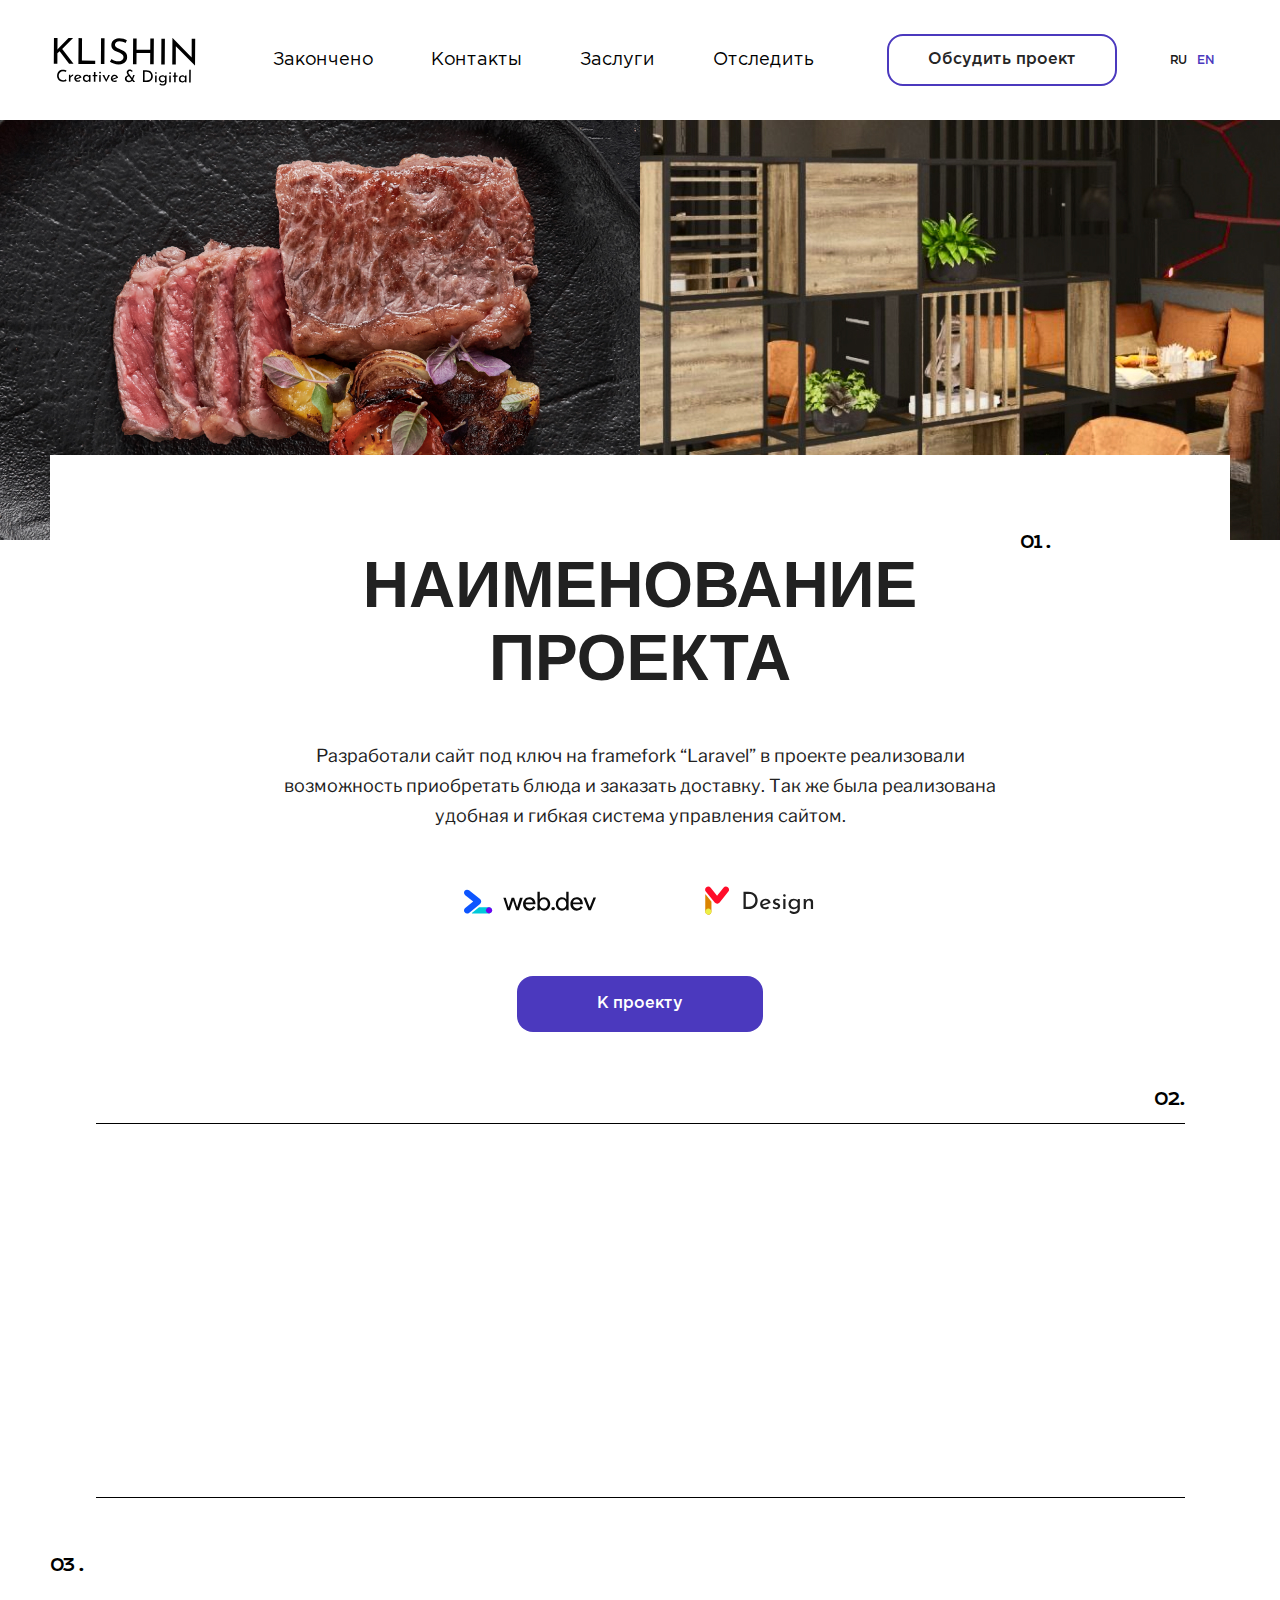
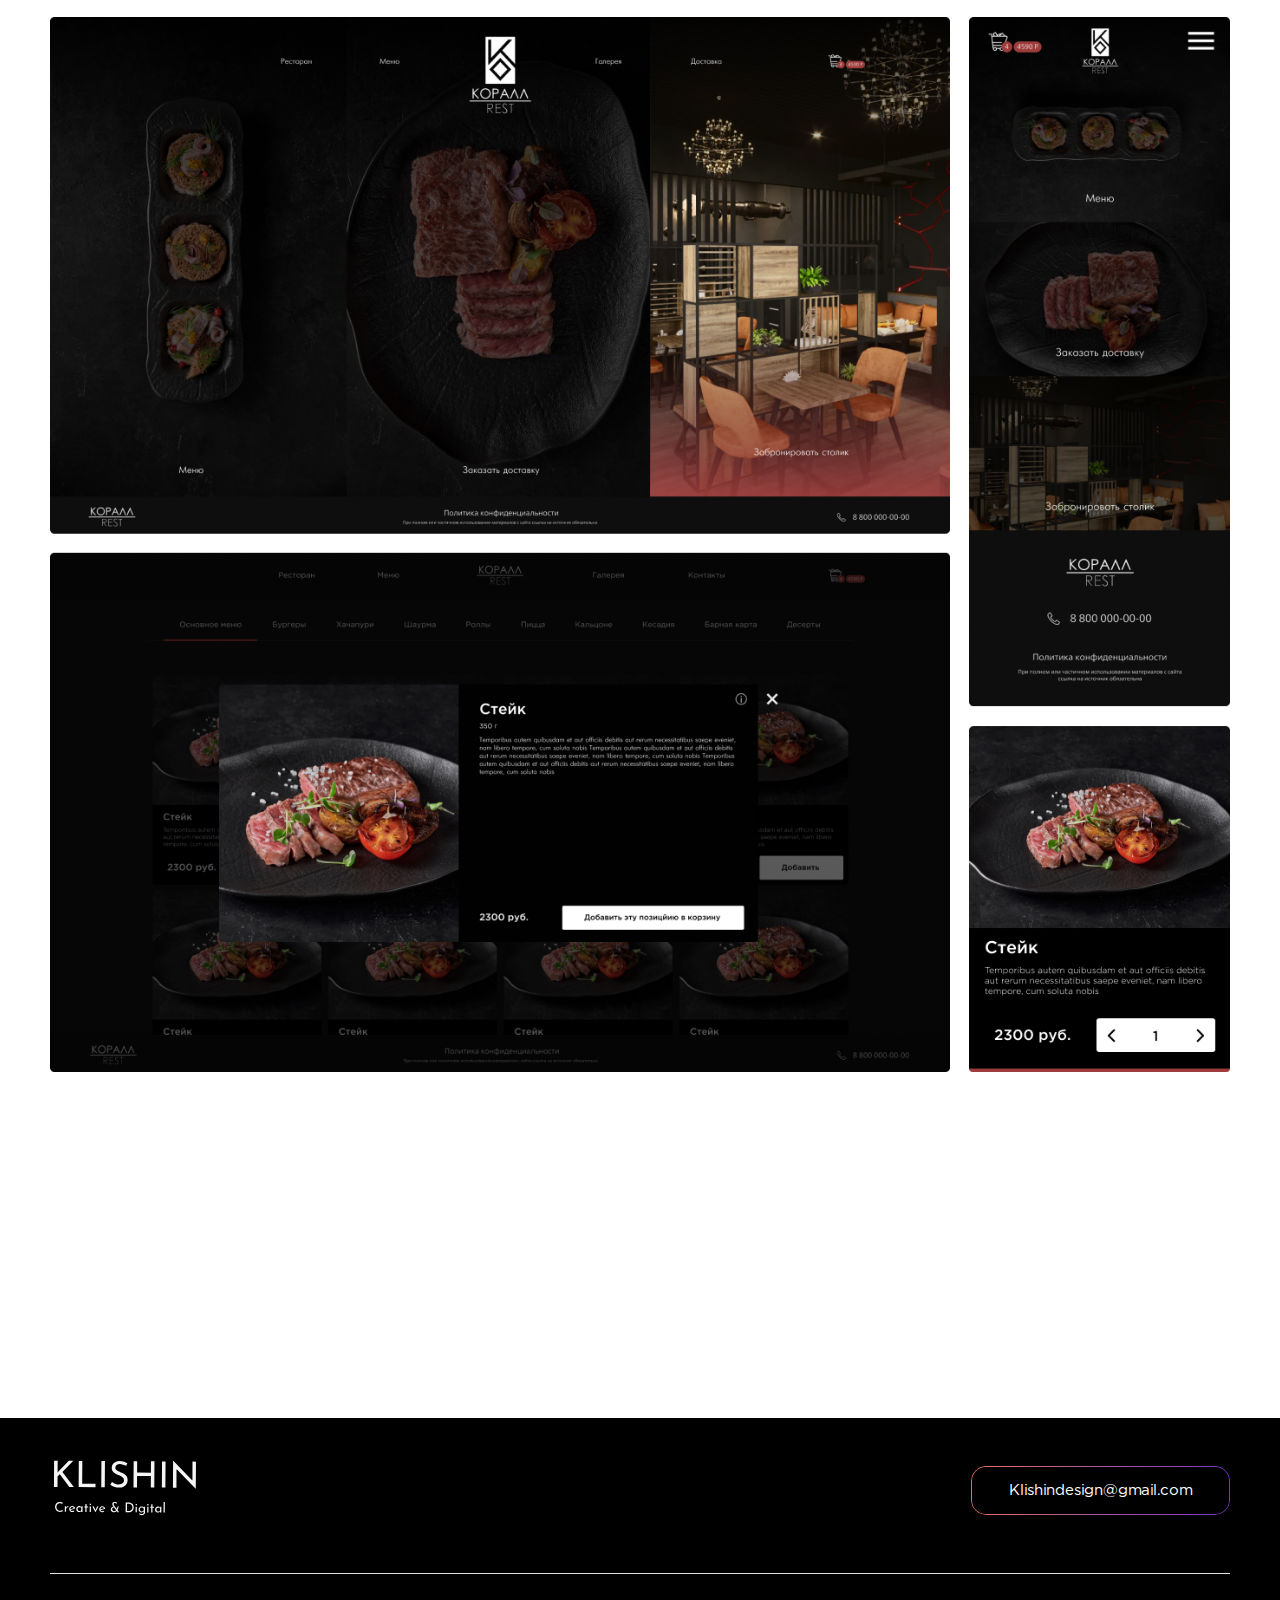
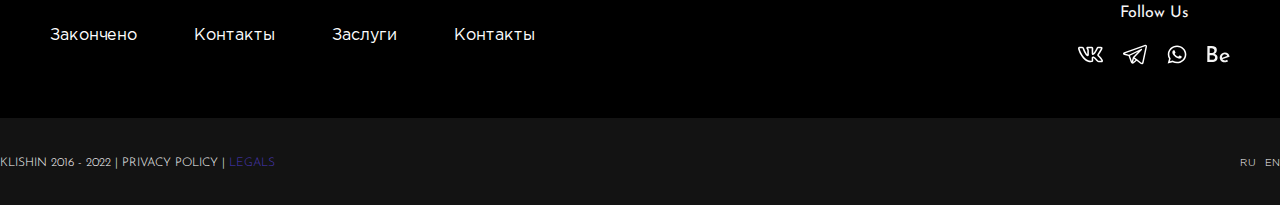
<file: project-new.html>
<!DOCTYPE html>
<html lang="ru">
<head>
	<meta charset="UTF-8">
	<link rel="stylesheet" href="assets/css/style.css">
	<link rel="stylesheet" href="assets/css/slick.css">
	<!-- Useful meta tags -->
	<meta http-equiv="x-ua-compatible" content="ie=edge">
	<meta name="viewport" content="width=device-width, initial-scale=1, shrink-to-fit=no">
	<meta name="robots" content="index, follow">
	<meta name="google" content="notranslate">
	<meta name="format-detection" content="telephone=no">
	<meta name="description" content="">

	<link rel="preconnect" href="https://fonts.googleapis.com">
	<link rel="preconnect" href="https://fonts.gstatic.com" crossorigin>
	<link href="https://fonts.googleapis.com/css2?family=Josefin+Sans:wght@300;400;500;600;700&family=Krona+One&family=Libre+Franklin:wght@300;400&display=swap" rel="stylesheet">
	<link href="https://unpkg.com/aos@2.3.1/dist/aos.css" rel="stylesheet">
	<title>Проект</title>
</head>
<body>

<div class="page">
	<header class="header" id="header">
		<div class="container">
			<!-- <div class="header__inner">

				<a class="header__logo" href="index.html">
					<img src="assets/images/logo.svg" alt="Логотип">
					<span class="header__logo-mobile">KLISHIN</span>
				</a>

				<div class="header__menu">
					<nav class="header__nav" id="header__nav">
						<a class="header__link _active" href="portfolio.html">Закончено</a>
						<a class="header__link" href="contacts.html">Контакты</a>
						<a class="header__link" href="sertificate.html">Заслуги</a>
						<a class="header__link open-modal" data-modal="#follow">Отследить</a>
					</nav>
				</div>

				<div class="header__right">
					<div class="header__order">
						<a class="btn header__order-btn" href="order.html">
							<span>Обсудить проект</span>
						</a>
					</div>

					<ul class="lang">
						<li class="lang__item">
							<a data-lang="ru" class="_active">Ru</a>
						</li>
						<li class="lang__item">
							<a data-lang="en">En</a>
						</li>
					</ul>
				</div>
				
				<div class="header__mmenu">
					<span></span><span></span>
				</div>

			</div> -->
			<div class="header__inner">

				<a class="header__logo" href="index.html">
					<img src="assets/images/logo.svg" alt="Логотип">
					<span class="header__logo-mobile">KLISHIN</span>
				</a>

				<div class="header__menu">
					<nav class="header__nav" id="header__nav">
						<a class="header__link" href="portfolio.html">Закончено</a>
						<a class="header__link" href="contacts.html">Контакты</a>
						<a class="header__link" href="sertificate.html">Заслуги</a>
						<a class="header__link open-modal" data-modal="#follow">Отследить</a>
					</nav>
					<a class="btn header__order-btn" href="order.html">
						<span>Обсудить проект</span>
					</a>
				</div>

				<div class="header__right">
					<div class="header__order">
						<a class="btn header__order-btn" href="order.html">
							<span>Обсудить проект</span>
						</a>
					</div>

					<ul class="lang">
						<li class="lang__item">
							<a data-lang="ru" class="_active">Ru</a>
						</li>
						<li class="lang__item">
							<a data-lang="en">En</a>
						</li>
					</ul>
				</div>

				<div class="header__mmenu">
					<span></span><span></span>
				</div>

			</div>
		</div>
	</header>

	<main>

		<div class="nproject">
			<div class="nproject-images">
				<div class="nproject-images__col">
					<img src="assets/images/works/works-2/image-1.jpg" alt="">
				</div>
				<div class="nproject-images__col">
					<img src="assets/images/works/works-2/image-2.jpg" alt="">
				</div>
			</div>

			

			<div class="nproject-header">
				<div class="container">
					<div data-aos="fade-up" class="nproject-header__block">
						<h1 class="nproject-header__title">Наименование проекта</h1>
						<div class="nproject-header__text">
							<p>Разработали сайт под ключ на framefork “Laravel” в проекте реализовали возможность приобретать блюда и заказать доставку. Так же была реализована удобная и гибкая система управления сайтом.</p>
						</div>
						<div class="nproject-header-logos">
							<div class="nproject-header-logos__item">
								<svg width="132" height="25" viewBox="0 0 132 25" fill="none" xmlns="http://www.w3.org/2000/svg">
									<path d="M24.944 18.2351H15.4541C15.3475 18.2351 15.1342 18.2351 15.0276 18.3417L7.8835 23.993C7.77687 24.0997 7.77687 24.2063 7.8835 24.3129C7.8835 24.4196 7.99013 24.4196 8.09676 24.4196H25.0507C26.7567 24.4196 28.2495 22.9268 28.1429 21.1141C28.0363 19.408 26.5435 18.2351 24.944 18.2351Z" fill="#00C9DB"/>
									<path d="M17.2017 12.2821C17.0951 11.429 16.6686 10.576 16.0288 10.0429L5.04611 1.29935C3.65994 0.233065 1.74063 0.446322 0.674349 1.83249C-0.391935 3.21866 -0.178678 5.13797 1.20749 6.20425L9.20462 12.602L1.20749 18.9997C-0.178678 20.0659 -0.391935 21.9852 0.674349 23.3714C1.74063 24.7576 3.65994 24.9708 5.04611 23.9046L16.0288 14.9478C16.7752 14.308 17.2017 13.455 17.2017 12.4953V12.2821Z" fill="#0D55FF"/>
									<path d="M28.1425 21.3273C28.1425 23.0334 26.7563 24.4196 25.0502 24.4196C23.3442 24.4196 21.958 23.0334 21.958 21.3273C21.958 19.6213 23.3442 18.2351 25.0502 18.2351C26.7563 18.2351 28.1425 19.6213 28.1425 21.3273Z" fill="#7000F2"/>
									<path d="M126.881 21.2208H124.535L119.417 8.53198H121.976L125.708 18.3418L129.44 8.53198H131.999L126.881 21.2208ZM108.967 13.4369H116.218C116.111 11.7308 114.725 10.3447 112.593 10.3447C110.78 10.3447 109.394 11.5176 108.967 13.4369ZM112.806 21.6473C109.074 21.6473 106.408 18.7683 106.408 14.9297C106.408 11.0911 109.074 8.21209 112.699 8.21209C116.431 8.21209 118.884 10.7712 118.884 15.1429V15.3562H108.967C109.074 17.8086 110.886 19.5147 113.019 19.5147C114.512 19.5147 115.791 18.7683 116.538 17.2755L118.67 18.3418C117.497 20.3677 115.365 21.6473 112.806 21.6473ZM97.8778 21.6473C94.5723 21.6473 91.8 18.6617 91.8 14.9297C91.8 11.1977 94.5723 8.21209 97.8778 8.21209C99.6905 8.21209 101.397 9.06512 102.25 10.3447H102.356L102.25 8.63861V2.77405H104.595V21.2208H102.356V19.5147H102.25C101.29 20.7942 99.6905 21.6473 97.8778 21.6473ZM98.1977 19.5147C100.544 19.5147 102.25 17.702 102.25 14.9297C102.25 12.264 100.544 10.3447 98.1977 10.3447C95.9585 10.3447 94.1458 12.264 94.1458 14.9297C94.1458 17.5954 95.9585 19.5147 98.1977 19.5147ZM90.947 19.6213C90.947 20.581 90.2006 21.3274 89.1343 21.3274C88.1746 21.3274 87.3216 20.4744 87.3216 19.6213C87.3216 18.6617 88.1746 17.9153 89.1343 17.9153C90.2006 17.9153 90.947 18.6617 90.947 19.6213ZM79.751 19.5147C81.9902 19.5147 83.8029 17.5954 83.8029 14.9297C83.8029 12.264 81.9902 10.3447 79.751 10.3447C77.4052 10.3447 75.6991 12.264 75.6991 14.9297C75.6991 17.5954 77.4052 19.5147 79.751 19.5147ZM80.1775 21.6473C78.3648 21.6473 76.6588 20.7942 75.8058 19.5147H75.6991V21.2208H73.4599V2.77405H75.8058V8.63861L75.6991 10.3447H75.8058C76.6588 9.06512 78.2582 8.21209 80.1775 8.21209C83.483 8.21209 86.2553 11.1977 86.2553 14.9297C86.1487 18.6617 83.483 21.6473 80.1775 21.6473ZM61.6242 13.4369H68.8749C68.7683 11.7308 67.3821 10.3447 65.2496 10.3447C63.4369 10.3447 62.0507 11.5176 61.6242 13.4369ZM65.4628 21.6473C61.7308 21.6473 59.0651 18.7683 59.0651 14.9297C59.0651 11.0911 61.7308 8.21209 65.3562 8.21209C69.0882 8.21209 71.5406 10.7712 71.5406 15.1429V15.3562H61.6242C61.7308 17.8086 63.5435 19.5147 65.6761 19.5147C67.1689 19.5147 68.3418 18.7683 69.1948 17.2755L71.3274 18.3418C70.1545 20.3677 68.0219 21.6473 65.4628 21.6473ZM58.7452 8.63861L54.6933 21.3274H52.2409L49.042 11.6242L45.9498 21.3274H43.4974L39.3389 8.63861H41.7913L44.5637 18.2352L47.6559 8.63861H50.1083L53.2006 18.2352L55.9729 8.63861H58.7452Z" fill="#0A0A0A"/>
								</svg>
							</div>
							<div class="nproject-header-logos__item">
								<svg width="111" height="30" viewBox="0 0 111 30" fill="none" xmlns="http://www.w3.org/2000/svg">
									<path d="M6.44147 25.4718L6.44147 15.9819C6.44147 15.8753 6.44147 15.662 6.33484 15.5554L0.683536 8.41127C0.576908 8.30464 0.470279 8.30464 0.36365 8.41127C0.257022 8.41127 0.257022 8.5179 0.257022 8.62453L0.257021 25.5784C0.257021 27.2845 1.74982 28.7773 3.5625 28.6707C5.26855 28.564 6.44147 27.0712 6.44147 25.4718Z" fill="#DB8300"/>
									<path d="M12.3945 17.7296C13.2475 17.6229 14.1006 17.1964 14.6337 16.5567L23.3772 5.57394C24.4435 4.18777 24.2303 2.26846 22.8441 1.20218C21.4579 0.135897 19.5386 0.349154 18.4723 1.73532L12.0746 9.73245L5.67692 1.73532C4.61064 0.349153 2.69133 0.135896 1.30516 1.20218C-0.0810071 2.26846 -0.294266 4.18777 0.772018 5.57394L9.7288 16.5567C10.3686 17.3031 11.2216 17.7296 12.1812 17.7296L12.3945 17.7296Z" fill="#FF0D2A"/>
									<path d="M3.34924 28.6706C1.64319 28.6706 0.257022 27.2845 0.257022 25.5784C0.257022 23.8724 1.64319 22.4862 3.34924 22.4862C5.0553 22.4862 6.44147 23.8724 6.44147 25.5784C6.44147 27.2845 5.0553 28.6706 3.34924 28.6706Z" fill="#ECEF46"/>
									<path d="M38.496 23V5.648H43.224C44.936 5.648 46.392 5.912 47.592 6.44C48.808 6.968 49.784 7.664 50.52 8.528C51.256 9.392 51.792 10.352 52.128 11.408C52.48 12.448 52.656 13.488 52.656 14.528C52.656 15.84 52.424 17.016 51.96 18.056C51.512 19.096 50.888 19.984 50.088 20.72C49.288 21.456 48.368 22.024 47.328 22.424C46.304 22.808 45.216 23 44.064 23H38.496ZM40.824 20.768H43.608C44.568 20.768 45.448 20.624 46.248 20.336C47.064 20.048 47.768 19.632 48.36 19.088C48.968 18.544 49.44 17.88 49.776 17.096C50.112 16.296 50.28 15.392 50.28 14.384C50.28 13.312 50.104 12.376 49.752 11.576C49.4 10.76 48.92 10.08 48.312 9.536C47.704 8.992 47.016 8.584 46.248 8.312C45.48 8.024 44.672 7.88 43.824 7.88H40.824V20.768ZM60.6223 23.24C59.4863 23.24 58.5103 23.016 57.6943 22.568C56.8783 22.104 56.2463 21.48 55.7983 20.696C55.3663 19.896 55.1503 18.984 55.1503 17.96C55.1503 16.984 55.3983 16.096 55.8943 15.296C56.3903 14.496 57.0543 13.856 57.8863 13.376C58.7183 12.896 59.6463 12.656 60.6703 12.656C61.9823 12.656 63.0703 13.04 63.9343 13.808C64.7983 14.576 65.3823 15.632 65.6863 16.976L57.5023 19.856L56.9743 18.536L63.6943 16.088L63.2143 16.4C63.0223 15.872 62.7023 15.416 62.2543 15.032C61.8063 14.632 61.2223 14.432 60.5023 14.432C59.8943 14.432 59.3503 14.584 58.8703 14.888C58.3903 15.176 58.0143 15.576 57.7423 16.088C57.4703 16.6 57.3343 17.184 57.3343 17.84C57.3343 18.528 57.4783 19.136 57.7663 19.664C58.0543 20.176 58.4463 20.584 58.9423 20.888C59.4543 21.176 60.0303 21.32 60.6703 21.32C61.1023 21.32 61.5183 21.24 61.9183 21.08C62.3343 20.92 62.7183 20.712 63.0703 20.456L64.1023 22.112C63.6063 22.448 63.0463 22.72 62.4223 22.928C61.8143 23.136 61.2143 23.24 60.6223 23.24ZM71.2671 23.192C70.5631 23.192 69.8751 23.072 69.2031 22.832C68.5471 22.576 68.0031 22.2 67.5711 21.704L68.5071 20.408C68.9231 20.808 69.3471 21.112 69.7791 21.32C70.2271 21.512 70.6671 21.608 71.0991 21.608C71.4191 21.608 71.7151 21.568 71.9871 21.488C72.2591 21.408 72.4751 21.28 72.6351 21.104C72.8111 20.912 72.8991 20.656 72.8991 20.336C72.8991 19.984 72.7791 19.704 72.5391 19.496C72.3151 19.288 72.0191 19.12 71.6511 18.992C71.2991 18.864 70.9231 18.744 70.5231 18.632C69.7071 18.36 69.0831 17.984 68.6511 17.504C68.2191 17.024 68.0031 16.44 68.0031 15.752C68.0031 15.224 68.1311 14.736 68.3871 14.288C68.6591 13.824 69.0511 13.448 69.5631 13.16C70.0911 12.872 70.7391 12.728 71.5071 12.728C72.1951 12.728 72.8111 12.816 73.3551 12.992C73.8991 13.152 74.4111 13.424 74.8911 13.808L74.0031 15.2C73.7151 14.896 73.3711 14.672 72.9711 14.528C72.5711 14.384 72.2111 14.304 71.8911 14.288C71.6191 14.272 71.3551 14.312 71.0991 14.408C70.8591 14.504 70.6591 14.64 70.4991 14.816C70.3391 14.992 70.2591 15.2 70.2591 15.44C70.2591 15.776 70.3711 16.048 70.5951 16.256C70.8191 16.464 71.1071 16.632 71.4591 16.76C71.8271 16.872 72.1871 16.992 72.5391 17.12C73.0351 17.264 73.4751 17.456 73.8591 17.696C74.2431 17.936 74.5471 18.232 74.7711 18.584C75.0111 18.936 75.1311 19.376 75.1311 19.904C75.1311 20.496 74.9871 21.048 74.6991 21.56C74.4271 22.056 74.0031 22.456 73.4271 22.76C72.8671 23.048 72.1471 23.192 71.2671 23.192ZM78.2565 13.064H80.4885V23H78.2565V13.064ZM78.0885 9.464C78.0885 9.112 78.2245 8.816 78.4965 8.576C78.7845 8.336 79.0965 8.216 79.4325 8.216C79.7685 8.216 80.0645 8.336 80.3205 8.576C80.5925 8.816 80.7285 9.112 80.7285 9.464C80.7285 9.832 80.5925 10.136 80.3205 10.376C80.0645 10.6 79.7685 10.712 79.4325 10.712C79.0965 10.712 78.7845 10.592 78.4965 10.352C78.2245 10.112 78.0885 9.816 78.0885 9.464ZM89.1263 27.92C88.3903 27.92 87.7423 27.832 87.1823 27.656C86.6223 27.496 86.1103 27.264 85.6463 26.96C85.1983 26.656 84.7663 26.312 84.3503 25.928L85.6463 24.416C86.1743 24.912 86.7103 25.296 87.2543 25.568C87.7983 25.84 88.4063 25.976 89.0783 25.976C89.8303 25.976 90.4623 25.848 90.9743 25.592C91.5023 25.352 91.9023 25.008 92.1743 24.56C92.4463 24.128 92.5823 23.624 92.5823 23.048L92.6063 20.36L92.7983 20.792C92.5103 21.48 91.9903 22.064 91.2383 22.544C90.4863 23.008 89.5743 23.24 88.5023 23.24C87.5903 23.24 86.7503 23.008 85.9823 22.544C85.2303 22.08 84.6223 21.456 84.1583 20.672C83.7103 19.872 83.4863 18.976 83.4863 17.984C83.4863 16.944 83.7263 16.032 84.2063 15.248C84.6863 14.448 85.3183 13.816 86.1023 13.352C86.8863 12.888 87.7423 12.656 88.6703 12.656C89.5503 12.656 90.3503 12.84 91.0703 13.208C91.8063 13.56 92.3423 14.016 92.6783 14.576L92.5583 14.984L92.7983 13.064H94.8383V23.072C94.8383 23.968 94.6063 24.784 94.1423 25.52C93.6783 26.256 93.0223 26.84 92.1743 27.272C91.3263 27.704 90.3103 27.92 89.1263 27.92ZM85.7183 17.936C85.7183 18.576 85.8703 19.16 86.1743 19.688C86.4783 20.216 86.8863 20.632 87.3983 20.936C87.9263 21.24 88.5103 21.392 89.1503 21.392C89.7423 21.392 90.2703 21.288 90.7343 21.08C91.2143 20.856 91.6143 20.56 91.9343 20.192C92.2543 19.808 92.4783 19.368 92.6063 18.872V16.904C92.4623 16.424 92.2223 16.008 91.8863 15.656C91.5503 15.288 91.1503 15.008 90.6863 14.816C90.2223 14.608 89.7103 14.504 89.1503 14.504C88.5103 14.504 87.9263 14.648 87.3983 14.936C86.8863 15.224 86.4783 15.632 86.1743 16.16C85.8703 16.672 85.7183 17.264 85.7183 17.936ZM100.686 13.064L100.878 15.488L100.782 15.104C101.102 14.368 101.622 13.784 102.342 13.352C103.062 12.904 103.894 12.68 104.838 12.68C105.782 12.68 106.55 12.96 107.142 13.52C107.75 14.064 108.062 14.776 108.078 15.656V23H105.822V16.448C105.806 15.904 105.646 15.464 105.342 15.128C105.054 14.776 104.598 14.6 103.974 14.6C103.398 14.6 102.878 14.76 102.414 15.08C101.95 15.4 101.582 15.84 101.31 16.4C101.054 16.96 100.926 17.608 100.926 18.344V23H98.694V13.064H100.686Z" fill="#202020"/>
								</svg>
							</div>
						</div>
						<div class="nproject-header__button">
							<a href="#" class="btn">К проекту</a>
						</div>
						<div class="nproject-header__count nproject__count">01 .</div>
					</div>
				</div>
			</div>

			<div class="nproject-task">
				<div class="container">
					<div class="nproject-task__number nproject__count">02.</div>
					<div class="nproject-task__row">
						<div data-aos="fade-right" class="nproject-task__col">
							<div class="nproject-task__sub">SITUATION & CHALLENGE</div>
							<div class="nproject-task__title">Главная задача дизайна</div>
							<div class="nproject-task__text">
								Создать дизайн продукта, отражающий дороговизну ресторана, используя только фирменные цвета
							</div>
						</div>
						<div data-aos="fade-left" class="nproject-task__col">
							<div class="nproject-task__sub">SITUATION & CHALLENGE</div>
							<div class="nproject-task__title">Задача проекта</div>
							<div class="nproject-task__text">
								Разработать имеджевый сайт для ресторана с удобной и гибкой системой управления всем сайтом. Сайт должен работать стабильно на framework Laravel
							</div>
						</div>
					</div>
				</div>
			</div>

			<div class="nproject-project">
				<div class="container">
					<div class="nproject-project__number nproject__count">03 .</div>
					<img src="assets/images/works/works-2/main-image.png" alt="">
					<img src="assets/images/works/works-2/main-image-mobile.png" class="nproject-project__mobile" alt="">
					<div data-aos="fade-up" class="nproject-project__text">
						Разработали сайт под ключ на framefork “Laravel” в проекте реализовали возможность приобретать блюда и заказать доставку. Так же была реализована удобная и гибкая система управления сайтом.
					</div>
				</div>
			</div>

		</div>

	</main>

	<footer>
		<div class="container">
			<div class="footer">
				<div class="footer__top">
					<a href="#" class="footer__logo">
						<img src="assets/images/logo-white.svg" alt="Логотип">
					</a>
					<a href="mailto:Klishindesign@gmail.com" class="footer__email">Klishindesign@gmail.com</a>
				</div>
				<div class="footer__bottom">
					<ul class="footer__menu">
						<li><a href="#">Закончено</a></li>
						<li><a href="#">Контакты</a></li>
						<li><a href="#">Заслуги</a></li>
						<li><a href="#">Контакты</a></li>
					</ul>
					<div class="footer__socials">
						<div class="footer__socials-title">Follow Us</div>
						<div class="footer__socials-list">
							<a href="#">
								<svg width="25" height="17" viewBox="0 0 25 17" fill="none" xmlns="http://www.w3.org/2000/svg">
									<path d="M12.651 16.3125C16.2677 16.3125 14.9781 14.0229 15.2573 13.3646C15.2531 12.8729 15.249 12.4 15.2656 12.1125C15.4948 12.1771 16.0354 12.451 17.1521 13.5365C18.876 15.276 19.3167 16.3125 20.7094 16.3125H23.2729C24.0854 16.3125 24.5083 15.976 24.7198 15.6937C24.924 15.4208 25.124 14.9417 24.9052 14.1958C24.3333 12.4 20.9979 9.29896 20.7906 8.97188C20.8219 8.91146 20.8719 8.83125 20.8979 8.78958H20.8958C21.5542 7.91979 24.0667 4.15521 24.4365 2.64896C24.4375 2.64687 24.4385 2.64375 24.4385 2.64062C24.6385 1.95312 24.4552 1.50729 24.2656 1.25521C23.9802 0.878125 23.526 0.6875 22.9125 0.6875H20.349C19.4906 0.6875 18.8396 1.11979 18.5104 1.90833C17.9594 3.30937 16.4115 6.19062 15.251 7.21042C15.2156 5.76562 15.2396 4.6625 15.2583 3.84271C15.2958 2.24375 15.4167 0.6875 13.7573 0.6875H9.72812C8.68854 0.6875 7.69375 1.82292 8.77083 3.17083C9.7125 4.35208 9.10937 5.01042 9.3125 8.2875C8.52083 7.43854 7.1125 5.14583 6.11667 2.21562C5.8375 1.42292 5.41458 0.688542 4.22396 0.688542H1.66042C0.620833 0.688542 0 1.25521 0 2.20417C0 4.33542 4.71771 16.3125 12.651 16.3125ZM4.22396 2.25104C4.45 2.25104 4.47292 2.25104 4.64062 2.72708C5.66042 5.73021 7.94792 10.174 9.61875 10.174C10.874 10.174 10.874 8.8875 10.874 8.40312L10.8729 4.54687C10.8042 3.27083 10.3396 2.63542 10.0344 2.25L13.6885 2.25417C13.6906 2.27188 13.6677 6.51979 13.699 7.54896C13.699 9.01042 14.8594 9.84792 16.6708 8.01458C18.5823 5.85729 19.9042 2.63229 19.9573 2.50104C20.0354 2.31354 20.1031 2.25 20.349 2.25H22.9125H22.9229C22.9219 2.25312 22.9219 2.25625 22.9208 2.25937C22.6865 3.35312 20.3729 6.83854 19.599 7.92083C19.5865 7.9375 19.575 7.95521 19.5635 7.97292C19.2229 8.52917 18.9458 9.14375 19.6104 10.0083H19.6115C19.6719 10.0812 19.8292 10.2521 20.0583 10.4896C20.7708 11.225 23.2146 13.7396 23.4312 14.7396C23.2875 14.7625 23.1313 14.7458 20.7094 14.751C20.1938 14.751 19.7906 13.9802 18.2521 12.4281C16.8687 11.0823 15.9708 10.5323 15.1531 10.5323C13.5656 10.5323 13.6812 11.8208 13.6958 13.3792C13.701 15.0687 13.6906 14.5344 13.7021 14.6406C13.6094 14.6771 13.3438 14.75 12.651 14.75C6.04167 14.75 1.7375 4.25938 1.57187 2.25417C1.62917 2.24896 2.41771 2.25208 4.22396 2.25104Z" fill="white"/>
								</svg>
							</a>
							<a href="#">
								<svg width="24" height="21" viewBox="0 0 24 21" fill="none" xmlns="http://www.w3.org/2000/svg">
									<path d="M23.6294 1.2847C23.3363 0.941116 22.8972 0.751953 22.3929 0.751953C22.1188 0.751953 21.8284 0.807228 21.5299 0.91655L1.21439 8.34849C0.136268 8.74278 -0.00893449 9.33449 0.000403879 9.6521C0.00974225 9.96971 0.189735 10.5526 1.28947 10.888C1.29606 10.8899 1.30265 10.8918 1.30924 10.8936L5.52323 12.0493L7.80216 18.2945C8.11289 19.1459 8.81034 19.6748 9.6226 19.6748C10.1347 19.6748 10.6385 19.4691 11.0794 19.0803L13.6859 16.7803L17.4665 19.6976C17.4668 19.6979 17.4674 19.6981 17.4677 19.6985L17.5036 19.7262C17.5069 19.7286 17.5104 19.7313 17.5137 19.7337C17.9339 20.0461 18.3926 20.211 18.8407 20.2112H18.8409C19.7163 20.2112 20.4134 19.5902 20.6164 18.6293L23.9451 2.87785C24.0788 2.24561 23.9667 1.67987 23.6294 1.2847ZM6.93296 11.8298L15.063 7.84943L10.0007 13.0044C9.91776 13.0888 9.85898 13.1922 9.83005 13.3046L8.85392 17.0939L6.93296 11.8298ZM10.1267 18.0888C10.093 18.1185 10.0591 18.145 10.0252 18.1694L10.9309 14.6542L12.5783 15.9255L10.1267 18.0888ZM22.5669 2.61024L19.2382 18.3619C19.2062 18.5126 19.1038 18.8634 18.8407 18.8634C18.7107 18.8634 18.5473 18.7955 18.3802 18.6721L14.0962 15.3665C14.0957 15.366 14.0949 15.3654 14.0942 15.3651L11.5452 13.398L18.8659 5.94324C19.1003 5.70459 19.1216 5.33907 18.9163 5.07691C18.7109 4.81475 18.3386 4.73228 18.0341 4.88143L5.99345 10.7764L1.72214 9.60525L22.0315 2.17559C22.203 2.11277 22.3228 2.09961 22.3929 2.09961C22.4359 2.09961 22.5125 2.10452 22.5409 2.13804C22.5782 2.18173 22.6258 2.33071 22.5669 2.61024Z" fill="white"/>
								</svg>
							</a>
							<a href="#">
								<svg width="20" height="19" viewBox="0 0 20 19" fill="none" xmlns="http://www.w3.org/2000/svg">
									<path fill-rule="evenodd" clip-rule="evenodd" d="M16.6324 3.17307C14.8783 1.50467 12.5454 0.585451 10.0601 0.584473C4.93885 0.584473 0.770912 4.5439 0.768852 9.41038C0.768166 10.966 1.19595 12.4846 2.00905 13.8232L0.690918 18.397L5.61634 17.1695C6.9735 17.8728 8.5014 18.2435 10.0563 18.2439H10.0602C15.1809 18.2439 19.3493 14.2841 19.3512 9.41745C19.3522 7.0589 18.3867 4.84136 16.6324 3.17307ZM10.0601 16.7533H10.0569C8.67123 16.7527 7.31224 16.3989 6.1264 15.7306L5.84454 15.5716L2.92171 16.3L3.70186 13.5928L3.51818 13.3152C2.74513 12.1472 2.33692 10.7971 2.33761 9.41092C2.33921 5.36604 5.80357 2.07523 10.0632 2.07523C12.1259 2.07588 14.0648 2.83995 15.5228 4.22666C16.9808 5.61337 17.7832 7.45659 17.7826 9.4169C17.7807 13.4621 14.3166 16.7533 10.0601 16.7533ZM14.296 11.2587C14.0639 11.1482 12.9225 10.6149 12.7096 10.5412C12.497 10.4676 12.342 10.4309 12.1874 10.6516C12.0326 10.8723 11.5878 11.3692 11.4523 11.5163C11.3168 11.6635 11.1815 11.6819 10.9493 11.5715C10.7171 11.4611 9.9691 11.2282 9.0823 10.4768C8.39222 9.892 7.92633 9.16978 7.79083 8.94908C7.65556 8.72817 7.78969 8.62032 7.89268 8.49899C8.144 8.20251 8.39565 7.89168 8.47301 7.74459C8.55049 7.59738 8.5117 7.46855 8.45356 7.3582C8.39565 7.24785 7.93137 6.16229 7.73796 5.72057C7.54936 5.29069 7.35813 5.34875 7.21554 5.34201C7.08027 5.3356 6.92543 5.33429 6.77059 5.33429C6.61587 5.33429 6.36433 5.38941 6.15147 5.61033C5.93872 5.83114 5.33905 6.36462 5.33905 7.45018C5.33905 8.53574 6.17092 9.58444 6.28696 9.73164C6.40301 9.87885 7.92404 12.1065 10.2528 13.0617C10.8067 13.2891 11.2391 13.4247 11.5763 13.5264C12.1325 13.6942 12.6384 13.6705 13.0385 13.6138C13.4846 13.5504 14.4119 13.0802 14.6056 12.5651C14.799 12.0499 14.799 11.6083 14.7408 11.5163C14.6829 11.4243 14.5281 11.3692 14.296 11.2587Z" fill="white"/>
								</svg>
							</a>
							<a href="#">
								<svg width="23" height="17" viewBox="0 0 23 17" fill="none" xmlns="http://www.w3.org/2000/svg">
									<path d="M4.6277 0.0670976C6.241 0.076829 7.50736 0.414473 8.42678 1.08003C9.36086 1.74568 9.82318 2.76048 9.81373 4.12445C9.80764 5.00443 9.59708 5.75851 9.18206 6.38668C8.7817 7.01494 8.22097 7.5029 7.49988 7.85056C6.79356 8.18364 5.95626 8.36926 4.98797 8.40742L4.64466 7.15133C5.77377 7.18747 6.77705 7.39153 7.65449 7.76349C8.5467 8.12088 9.24724 8.62378 9.7561 9.27219C10.2797 9.90603 10.5385 10.6629 10.5324 11.5429C10.5268 12.3496 10.368 13.0453 10.0559 13.6301C9.75865 14.2003 9.35207 14.6672 8.83621 15.0307C8.33512 15.3797 7.7613 15.6403 7.11476 15.8124C6.48299 15.9699 5.82244 16.0466 5.13312 16.0424L0.271208 16.0131L0.381776 0.0414865L4.6277 0.0670976ZM4.99787 6.97745C5.81919 6.98241 6.42213 6.75137 6.80671 6.28435C7.19129 5.81733 7.38581 5.26116 7.39027 4.61584C7.39576 3.82386 7.15039 3.25037 6.65417 2.89537C6.17271 2.52579 5.52866 2.33857 4.72201 2.33371L2.72005 2.32163L2.68791 6.96352L4.99787 6.97745ZM5.0382 13.8638C5.61019 13.8673 6.12407 13.7897 6.57985 13.6311C7.05039 13.4579 7.41883 13.2035 7.68516 12.8678C7.96626 12.5175 8.10863 12.0783 8.11229 11.5503C8.11635 10.9637 7.95817 10.508 7.63774 10.1834C7.33208 9.84425 6.93038 9.60716 6.43263 9.47215C5.94966 9.32257 5.44417 9.24619 4.91618 9.243L2.67222 9.22946L2.64024 13.8494L5.0382 13.8638ZM17.8259 16.339C16.7552 16.3325 15.84 16.1217 15.0802 15.7064C14.3205 15.2765 13.7378 14.6936 13.3323 13.9578C12.9268 13.2074 12.7273 12.3555 12.7339 11.4022C12.7402 10.4929 12.9732 9.67294 13.433 8.94237C13.9075 8.19722 14.5349 7.60699 15.3153 7.17169C16.1103 6.73648 16.9845 6.52175 17.9378 6.5275C19.1698 6.53493 20.1866 6.9004 20.9883 7.62392C21.8046 8.34752 22.3477 9.35548 22.6174 10.6478L15.0976 13.1985L14.5787 11.8753L20.5995 9.75561L20.1355 10.0388C19.9627 9.5831 19.6868 9.18543 19.3078 8.8458C18.9289 8.49151 18.4095 8.31237 17.7495 8.30839C17.2215 8.30521 16.7439 8.43433 16.3168 8.69576C15.9044 8.94261 15.5719 9.29261 15.3195 9.74576C15.0818 10.1843 14.9608 10.7043 14.9567 11.3056C14.9524 11.9216 15.0733 12.465 15.3194 12.9358C15.5802 13.3921 15.9297 13.7535 16.3679 14.0202C16.8207 14.2869 17.3258 14.4219 17.8831 14.4253C18.2791 14.4277 18.6536 14.3566 19.0066 14.2121C19.3743 14.0676 19.7202 13.8864 20.0444 13.6683L21.0668 15.3465C20.5807 15.6516 20.051 15.8977 19.4777 16.085C18.9191 16.2576 18.3685 16.3423 17.8259 16.339Z" fill="#F5F5F5"/>
								</svg>
							</a>
						</div>
					</div>
				</div>
			</div>
		</div>
		<div class="copyright">
			<div class="container">
				<div class="copyright__text">
					KLISHIN 2016 - 2022 | <a href="#">PRIVACY POLICY</a> | <a href="#" class="_last">LEGALS</a>
				</div>
				<div class="copyright__langs">
					<a href="#">RU</a>
					<a href="#">EN</a>
				</div>
			</div>
		</div>
	</footer>

	<div class="modal" id="follow">
		<a class="modal__close" data-modal="#follow"><img src="assets/images/svg/close.svg" alt="Закрыть"></a>
		<div class="modal__content">
			<p class="modal__title">Отслеживание процесса реализации</p>
			<p class="modal__subtitle">Если вы являетесь заказчиком данного проекта, вы<br> можете отслеживать процесс реализации, для этого<br> просто введите пароль</p>
			<form class="modal__form" id="form-follow">
				<div class="modal__form-item">
					<input class="modal__input input-password" autocomplete="off" name="password" type="password" required placeholder ="Введите пароль:">
					<span class="form-error">
							Пароль введен неверно, попробуйте еще раз
						</span>
				</div>
				<div class="modal__bottom">
					<button class="btn modal__btn disabled" type="submit">Отслеживать</button>
				</div>
			</form>
		</div>
	</div>

	<div class="modal" id="vacancy">
		<div class="massage">
			<img src="assets/images/svg/good.svg" alt="Сообщение">
			<p class="massage__info">
				Ваша заявка принята!
			</p>
			<p class="massage__info-text ">
				В ближайшее время с Вами свяжется специалист!
			</p>
		</div>
		<a class="modal__close" data-modal="#vacancy"><img src="assets/images/svg/close.svg" alt="Закрыть"></a>
		<div class="modal__content">
			<p class="modal__title">Работай с нами</p>
			<p class="modal__subtitle">Отправь заявку и мы свяжемся с Вами<br> в ближайшее время</p>
			<form class="modal__form" id="form-vacancy">
				<div class="modal__form-items">
					<input class="modal__input" name="name" type="text" required placeholder ="ФИО:">
				</div>
				<div class="modal__form-items">
					<input class="modal__input" name="phone" type="tel" required placeholder ="Номер телефона:">
				</div>
				<div class="modal__form-items">
					<input class="modal__input" name="name" type="text" required placeholder ="Email:">
				</div>
				<div class="modal__form-items">
					<input class="modal__input input-vacancy" name="vacancy" type="text" readonly="" required placeholder ="Вакансия:">
				</div>
				<div class="modal__bottom">
					<button class="btn" type="submit">Отправить</button>
				</div>
			</form>
		</div>
	</div>
</div>

<script src="assets/js/plugins/jquery/libs.min.js"></script>
<script src="assets/js/plugins/maskedinput/jquery.maskedinput.min.js"></script>
<script src="assets/js/plugins/isotope/isotope.pkgd.min.js"></script>
<script src="assets/js/plugins/fankybox/jquery.fancybox.min.js"></script>
<script src="https://unpkg.com/aos@2.3.1/dist/aos.js"></script>
<script src="assets/js/plugins/slick/slick.min.js"></script>
<script src="assets/js/app.js"></script>

</body>
</html>
</file>
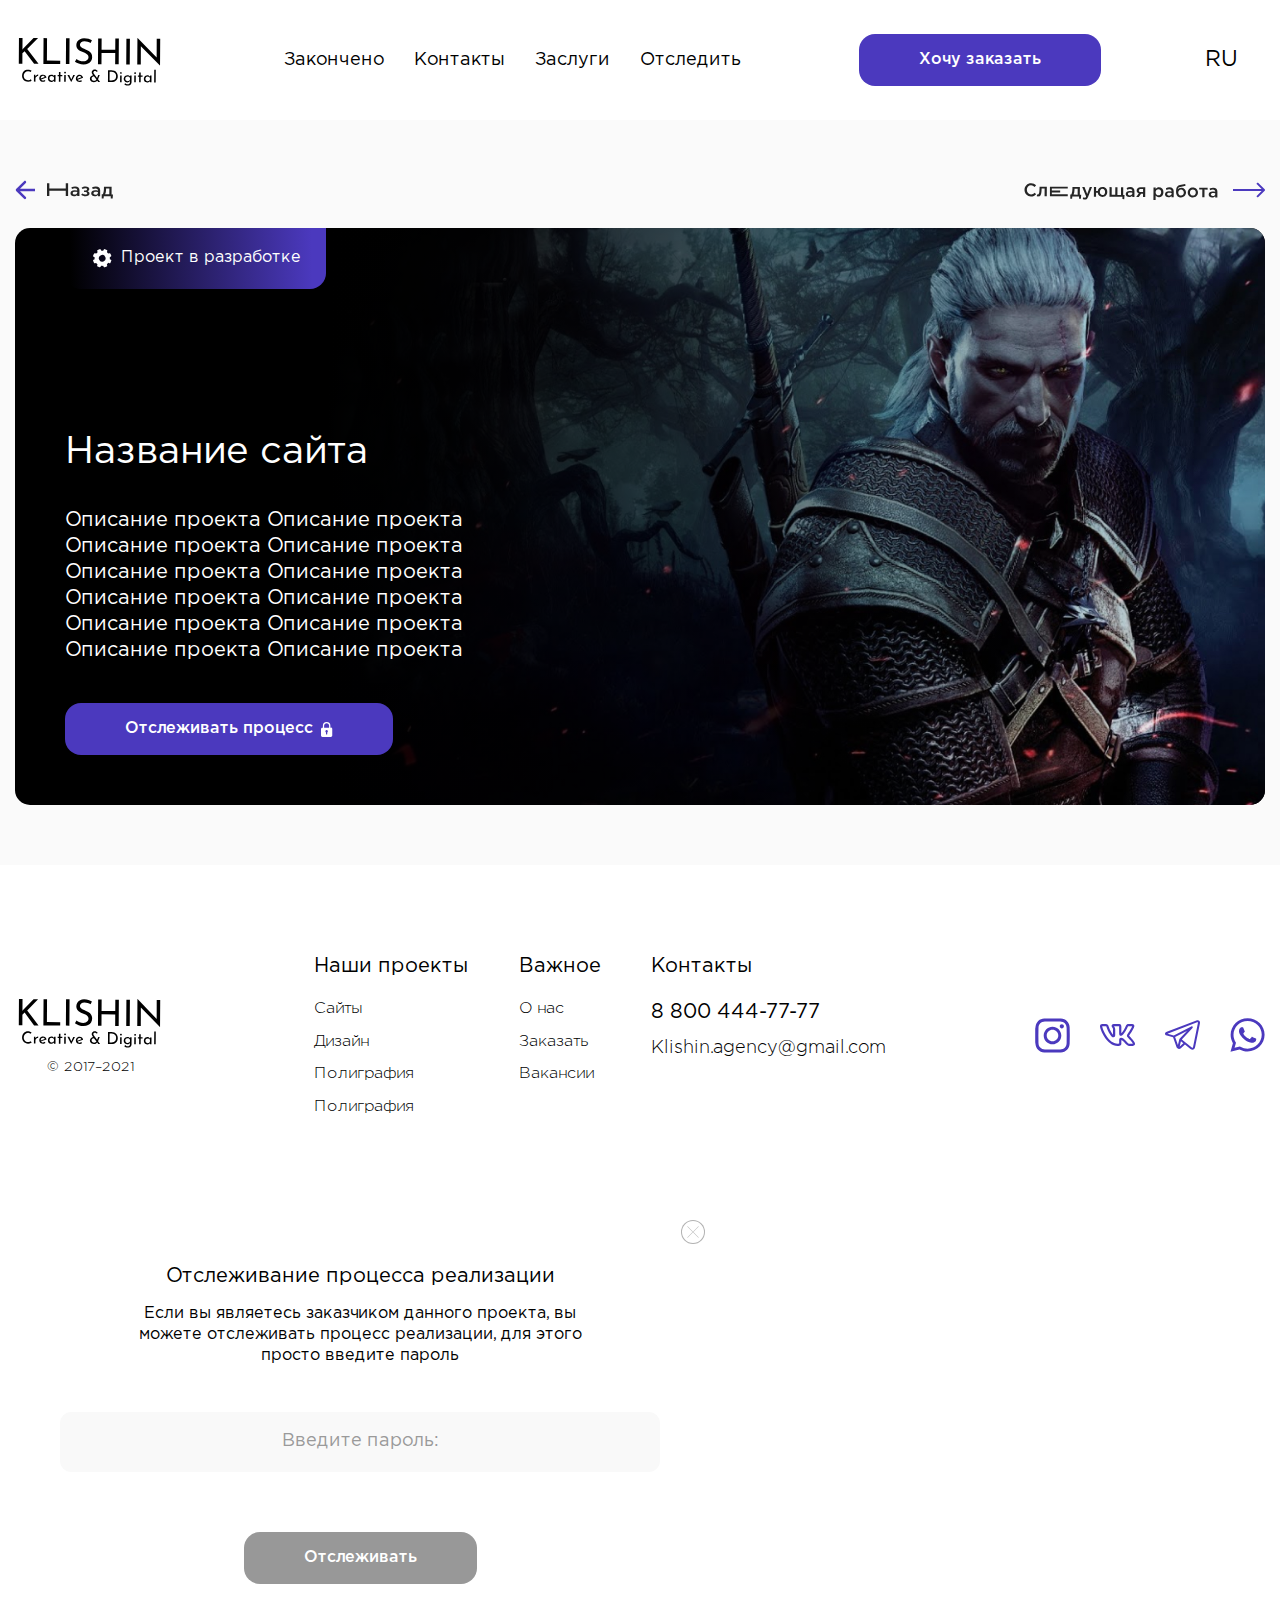
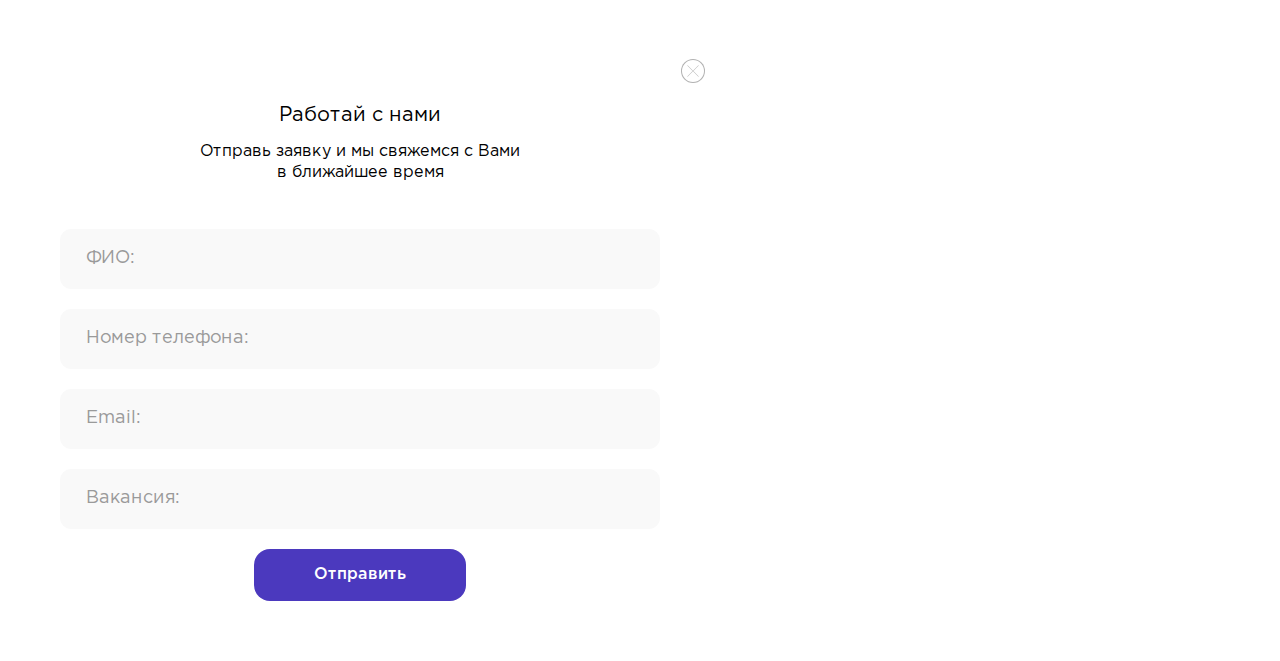
<file: project-step-light.html>
<!DOCTYPE html>
<html lang="ru">
<head>
	<meta charset="UTF-8">
	<link rel="stylesheet" href="assets/css/style.min.css">
	
	<!-- Useful meta tags -->
	<meta http-equiv="x-ua-compatible" content="ie=edge">
	<meta name="viewport" content="width=device-width, initial-scale=1, shrink-to-fit=no">
	<meta name="robots" content="index, follow">
	<meta name="google" content="notranslate">
	<meta name="format-detection" content="telephone=no">
	<meta name="description" content="">
	
	<title>Проект</title>
</head>
<body>

	<div class="page">
		<header class="header" id="header">
			<div class="container">
				<div class="header__inner">
		
						<a class="header__logo" href="index.html">
							<img src="assets/images/logo.svg" alt="Логотип">
						</a>
		
						<div class="header__menu">
							<nav class="header__nav" id="header__nav">
								<a class="header__link" href="portfolio.html">Закончено</a>
								<a class="header__link" href="contacts.html">Контакты</a>
								<a class="header__link" href="sertificate.html">Заслуги</a>
								<a class="header__link open-modal" data-modal="#follow">Отследить</a>
							</nav>
						</div>
		
						<div class="header__order">
							<a class="btn header__order-btn" href="order.html">
								 <span>Хочу <b>заказать</b></span>
							</a>
						</div>
		
						<ul class="lang">
							<li class="lang__item">
								<a data-lang="ru">Ru</a>
							</li>
						</ul>
		
				</div>
			</div>
		</header>

		<main>
			
			<section class="section-grey section-full default">
				<div class="container">
					
					<div class="project">
						<div class="project__header">
							<a href="" class="project__link prev">
								<svg width="20" height="20" viewBox="0 0 20 20" fill="none" xmlns="http://www.w3.org/2000/svg">
									<path d="M1.11612 9.11611C0.627962 9.60427 0.627962 10.3957 1.11612 10.8839L9.07107 18.8388C9.55922 19.327 10.3507 19.327 10.8388 18.8388C11.327 18.3507 11.327 17.5592 10.8388 17.0711L3.76777 10L10.8388 2.92893C11.327 2.44078 11.327 1.64932 10.8388 1.16116C10.3507 0.673009 9.55922 0.673009 9.07107 1.16116L1.11612 9.11611ZM20 8.75L2 8.75L2 11.25L20 11.25L20 8.75Z" fill="#4B39BE"/>
								</svg>
								<span>
									<img src="assets/images/title/title-prev.svg" alt="Назад">
								</span>
							</a>
							<a href="" class="project__link next">
								<span>
									<img src="assets/images/title/title-next.svg" alt="Следующая работа">
								</span>
								<svg width="32" height="16" viewBox="0 0 32 16" fill="none" xmlns="http://www.w3.org/2000/svg">
									<path d="M31.7071 8.70711C32.0976 8.31658 32.0976 7.68342 31.7071 7.29289L25.3431 0.928932C24.9526 0.538408 24.3195 0.538408 23.9289 0.928932C23.5384 1.31946 23.5384 1.95262 23.9289 2.34315L29.5858 8L23.9289 13.6569C23.5384 14.0474 23.5384 14.6805 23.9289 15.0711C24.3195 15.4616 24.9526 15.4616 25.3431 15.0711L31.7071 8.70711ZM0 9H31V7H0L0 9Z" fill="#4B39BE"/>
								</svg>
							</a>
						</div>
			
						<div class="project__intro">
							<picture class="project__bg">
								<source srcset="assets/images/works/works-1/works-bg-mobile.jpg" media="(max-width: 480px)">
								<source srcset="assets/images/works/works-1/works-bg.jpg" media="(min-width: 480px)">
								<img src="assets/images/works/works-1/works-bg.jpg" alt="project-title">
							</picture>

							<!-- if not work-->
							<!--<div class="project__bg">
								<img class="project__bg-desktop" src="assets/images/works/works-1/works-bg.jpg" alt="project-title">
								<img class="project__bg-mobile" src="assets/images/works/works-1/works-bg-mobile.jpg" alt="project-title">
							</div>-->
							
							<span class="project__tag">
								<img src="assets/images/svg/setting.svg" alt="icon">
								Проект в разработке
							</span>
							<div class="project__content">
								<h3 class="project__title">
									Название сайта
								</h3>
								<div class="project__text">
									Описание проекта Описание проекта Описание проекта Описание проекта Описание проекта Описание проекта Описание проекта Описание проекта Описание проекта Описание проекта Описание проекта Описание проекта
								</div>
								<a class="project__btn open-modal btn" data-modal="#follow">
									<span>
										Отслеживать процесс
									</span>
									<img src="assets/images/svg/block.svg" alt="icon">
								</a>
							</div>
						</div>
					</div>
			
				</div>
			</section>
			
		</main>

		<footer class="footer--white">
			<div class="container">
				
				<div class="footer">
					<div class="footer__box">
						<a class="footer__logo" href="index.html">
							<img src="assets/images/logo.svg" alt="Логотип">
						</a>
						<span class="footer__copy">
							© 2017–2021
						</span>
					</div>
		
					<div class="footer__info">
						<ul class="footer__link">
							<li class="footer__link-title">
								<span>
									Наши проекты
								</span>
								<img src="assets/images/svg/arrow.svg" alt="arrow">
							</li>
							<li class="footer__link--hidden-mobile">
								<ul class="footer__link-mobile">
									<li class="footer__link-item">
										<a href="">
											Сайты
										</a>
									</li>
									<li class="footer__link-item">
										<a href="">
											Дизайн
										</a>
									</li>
									<li class="footer__link-item">
										<a href="">
											Полиграфия
										</a>
									</li>
									<li class="footer__link-item">
										<a href="">
											Полиграфия
										</a>
									</li>
								</ul>
							</li>
						</ul>
						<ul class="footer__link">
							<li class="footer__link-title">
								<span>
									Важное
								</span>
								<img src="assets/images/svg/arrow.svg" alt="arrow">
							</li>
							<li class="footer__link--hidden-mobile">
								<ul class="footer__link-mobile">
									<li class="footer__link-item">
										<a href="">
											О нас
										</a>
									</li>
									<li class="footer__link-item">
										<a href="">
											Заказать
										</a>
									</li>
									<li class="footer__link-item">
										<a href="">
											Вакансии
										</a>
									</li>
								</ul>
							</li>
						</ul>
						<ul class="footer__link">
							<li class="footer__link-title">
								<span>
									Контакты
								</span>
								<img src="assets/images/svg/arrow.svg" alt="arrow">
							</li>
							<li class="footer__link--hidden-mobile">
								<ul class="footer__link-mobile">
									<li class="footer__link-item">
										<a class="footer__link-phone" href="tel:88004447777">
											8 800 444-77-77
										</a>
									</li>
									<li class="footer__link-item">
										<a class="footer__link-email" href="mailto:Klishin.agency@gmail.com">
											Klishin.agency@gmail.com
										</a>
									</li>
								</ul>
							</li>
						</ul>
					</div>
		
					<div class="footer__social">
						<a href="" class="footer__social-item footer__social-item--instagram">
							<svg width="49" height="49" viewBox="0 0 49 49" fill="none" xmlns="http://www.w3.org/2000/svg">
								<path d="M0.300537 15.1613C0.460915 14.0286 0.583107 12.8895 0.786957 11.7651C1.9425 5.39644 6.45128 1.06331 12.8981 0.841248C20.6603 0.574539 28.4459 0.56044 36.2069 0.840073C43.2235 1.09268 48.3051 6.28821 48.5242 13.3072C48.7575 20.7604 48.7575 28.2317 48.5242 35.6849C48.3051 42.7039 43.2253 47.8988 36.2075 48.152C28.4465 48.4323 20.6591 48.4393 12.8987 48.1479C5.88085 47.8841 1.02958 42.6769 0.560196 35.6473C0.519661 35.0393 0.389244 34.4365 0.300537 33.8314C0.300537 27.6078 0.300537 21.3843 0.300537 15.1613ZM24.5064 43.9922C28.0582 43.9922 31.6135 44.0985 35.1606 43.9675C40.7221 43.7613 44.1429 40.4422 44.2728 34.8859C44.4337 27.9627 44.4337 21.03 44.2728 14.1062C44.1429 8.55112 40.7198 5.1544 35.1606 5.03632C28.1046 4.88711 21.0409 4.88828 13.9849 5.03632C8.46804 5.15205 5.03725 8.48003 4.88745 13.974C4.69711 20.9848 4.69711 28.0079 4.88745 35.0187C5.03725 40.5121 8.46804 43.7631 13.9855 43.9675C17.488 44.0979 20.9992 43.9922 24.5064 43.9922Z" fill="#4B39BE"/>
								<path d="M24.5 12.1675C17.6889 12.1675 12.1667 17.689 12.1667 24.5001C12.1667 31.3117 17.6889 36.8333 24.5 36.8333C31.3116 36.8333 36.8332 31.3117 36.8332 24.5001C36.8332 17.689 31.3116 12.1675 24.5 12.1675ZM24.5 32.5871C20.0335 32.5871 16.4129 28.9666 16.4129 24.5001C16.4129 20.0336 20.0335 16.4131 24.5 16.4131C28.9664 16.4131 32.587 20.0336 32.587 24.5001C32.587 28.9666 28.9664 32.5871 24.5 32.5871Z" fill="#4B39BE"/>
								<path d="M40.4873 11.6048C40.4873 13.225 39.1737 14.5386 37.5535 14.5386C35.9333 14.5386 34.6191 13.225 34.6191 11.6048C34.6191 9.98398 35.9333 8.67041 37.5535 8.67041C39.1737 8.67041 40.4873 9.98398 40.4873 11.6048Z" fill="#4B39BE"/>
							</svg>
						</a>
						<a href="" class="footer__social-item footer__social-item--vk">
							<svg width="60" height="38" viewBox="0 0 60 38" fill="none" xmlns="http://www.w3.org/2000/svg">
								<path d="M30.3625 37.75C39.0425 37.75 35.9475 32.255 36.6175 30.675C36.6075 29.495 36.5975 28.36 36.6375 27.67C37.1875 27.825 38.485 28.4825 41.165 31.0875C45.3025 35.2625 46.36 37.75 49.7025 37.75H55.855C57.805 37.75 58.82 36.9425 59.3275 36.265C59.8175 35.61 60.2975 34.46 59.7725 32.67C58.4 28.36 50.395 20.9175 49.8975 20.1325C49.9725 19.9875 50.0925 19.795 50.155 19.695H50.15C51.73 17.6075 57.76 8.5725 58.6475 4.9575C58.65 4.9525 58.6525 4.945 58.6525 4.9375C59.1325 3.2875 58.6925 2.2175 58.2375 1.6125C57.5525 0.7075 56.4625 0.25 54.99 0.25H48.8375C46.7775 0.25 45.215 1.2875 44.425 3.18C43.1025 6.5425 39.3875 13.4575 36.6025 15.905C36.5175 12.4375 36.575 9.79 36.62 7.8225C36.71 3.985 37 0.25 33.0175 0.25H23.3475C20.8525 0.25 18.465 2.975 21.05 6.21C23.31 9.045 21.8625 10.625 22.35 18.49C20.45 16.4525 17.07 10.95 14.68 3.9175C14.01 2.015 12.995 0.2525 10.1375 0.2525H3.985C1.49 0.2525 0 1.6125 0 3.89C0 9.005 11.3225 37.75 30.3625 37.75ZM10.1375 4.0025C10.68 4.0025 10.735 4.0025 11.1375 5.145C13.585 12.3525 19.075 23.0175 23.085 23.0175C26.0975 23.0175 26.0975 19.93 26.0975 18.7675L26.095 9.5125C25.93 6.45 24.815 4.925 24.0825 4L32.8525 4.01C32.8575 4.0525 32.8025 14.2475 32.8775 16.7175C32.8775 20.225 35.6625 22.235 40.01 17.835C44.5975 12.6575 47.77 4.9175 47.8975 4.6025C48.085 4.1525 48.2475 4 48.8375 4H54.99H55.015C55.0125 4.0075 55.0125 4.015 55.01 4.0225C54.4475 6.6475 48.895 15.0125 47.0375 17.61C47.0075 17.65 46.98 17.6925 46.9525 17.735C46.135 19.07 45.47 20.545 47.065 22.62H47.0675C47.2125 22.795 47.59 23.205 48.14 23.775C49.85 25.54 55.715 31.575 56.235 33.975C55.89 34.03 55.515 33.99 49.7025 34.0025C48.465 34.0025 47.4975 32.1525 43.805 28.4275C40.485 25.1975 38.33 23.8775 36.3675 23.8775C32.5575 23.8775 32.835 26.97 32.87 30.71C32.8825 34.765 32.8575 33.4825 32.885 33.7375C32.6625 33.825 32.025 34 30.3625 34C14.5 34 4.17 8.8225 3.7725 4.01C3.91 3.9975 5.8025 4.005 10.1375 4.0025Z" fill="#4B39BE"/>
							</svg>
						</a>
						<a href="" class="footer__social-item footer__social-item--telegram">
							<svg width="56" height="48" viewBox="0 0 56 48" fill="none" xmlns="http://www.w3.org/2000/svg">
								<path d="M55.1353 1.56274C54.4513 0.726196 53.4268 0.265625 52.2501 0.265625C51.6106 0.265625 50.9329 0.400208 50.2365 0.666382L2.83358 18.7615C0.317959 19.7216 -0.0208471 21.1622 0.000942383 21.9355C0.0227319 22.7089 0.442715 24.1282 3.00875 24.9446C3.02414 24.9493 3.03952 24.954 3.0549 24.9583L12.8875 27.7722L18.205 42.9778C18.9301 45.0508 20.5575 46.3386 22.4527 46.3386C23.6477 46.3386 24.8231 45.8378 25.8519 44.8911L31.9337 39.2911L40.7551 46.3941C40.7559 46.395 40.7572 46.3954 40.7581 46.3962L40.8418 46.4637C40.8495 46.4697 40.8576 46.4761 40.8653 46.4821C41.8458 47.2426 42.9161 47.6442 43.9616 47.6447H43.962C46.0047 47.6447 47.6312 46.1326 48.105 43.793L55.8719 5.44171C56.1838 3.90234 55.9223 2.5249 55.1353 1.56274ZM16.1769 27.2377L35.1471 17.5464L23.335 30.0977C23.1414 30.3032 23.0043 30.5548 22.9368 30.8287L20.6591 40.0546L16.1769 27.2377ZM23.6289 42.4771C23.5503 42.5493 23.4713 42.6138 23.3922 42.6732L25.5054 34.1146L29.3493 37.21L23.6289 42.4771ZM52.656 4.79016L44.8891 43.1419C44.8144 43.5089 44.5755 44.363 43.9616 44.363C43.6582 44.363 43.2771 44.1976 42.887 43.8973L32.8912 35.8488C32.8899 35.8475 32.8882 35.8463 32.8865 35.8454L26.9388 31.056L44.0205 12.9053C44.5674 12.3242 44.617 11.4343 44.138 10.796C43.6587 10.1577 42.7901 9.95685 42.0796 10.32L13.9847 24.6729L4.01834 21.8215L51.4068 3.73187C51.8071 3.57892 52.0865 3.54688 52.2501 3.54688C52.3505 3.54688 52.5291 3.55884 52.5954 3.64044C52.6825 3.74683 52.7936 4.10956 52.656 4.79016Z" fill="#4B39BE"/>
							</svg>
						</a>
						<a href="" class="footer__social-item footer__social-item--whatsapp">
							<svg width="45" height="44" viewBox="0 0 45 44" fill="none" xmlns="http://www.w3.org/2000/svg">
								<path fill-rule="evenodd" clip-rule="evenodd" d="M38.0863 6.68217C33.9641 2.64288 28.4818 0.417408 22.6413 0.415039C10.6064 0.415039 0.811766 10.001 0.806925 21.783C0.805311 25.5494 1.81059 29.2259 3.72139 32.4666L0.623779 43.54L12.1985 40.5683C15.3878 42.2711 18.9784 43.1684 22.6324 43.1694H22.6416C34.6751 43.1694 44.4709 33.5826 44.4754 21.8001C44.4779 16.09 42.2088 10.7212 38.0863 6.68217ZM22.6413 39.5605H22.6338C19.3775 39.5592 16.1839 38.7027 13.3972 37.0847L12.7348 36.6996L5.86615 38.4632L7.69949 31.9089L7.26785 31.2369C5.45118 28.4089 4.49189 25.1403 4.4935 21.7843C4.49727 11.9915 12.6385 4.02423 22.6486 4.02423C27.4959 4.02581 32.0525 5.87568 35.4787 9.23297C38.905 12.5903 40.7907 17.0528 40.7891 21.7988C40.7848 31.5925 32.6441 39.5605 22.6413 39.5605ZM32.5957 26.2579C32.0503 25.9905 29.3679 24.6992 28.8677 24.5207C28.368 24.3425 28.0039 24.2538 27.6406 24.7881C27.2767 25.3225 26.2313 26.5254 25.9129 26.8815C25.5945 27.2379 25.2766 27.2826 24.7309 27.0152C24.1853 26.748 22.4275 26.184 20.3435 24.3649C18.7218 22.9491 17.627 21.2005 17.3086 20.6662C16.9907 20.1314 17.3059 19.8702 17.5479 19.5765C18.1385 18.8587 18.7299 18.1062 18.9117 17.7501C19.0938 17.3937 19.0026 17.0818 18.866 16.8146C18.7299 16.5474 17.6388 13.9192 17.1843 12.8498C16.7411 11.8091 16.2917 11.9496 15.9566 11.9333C15.6388 11.9178 15.2749 11.9146 14.911 11.9146C14.5474 11.9146 13.9563 12.048 13.4561 12.5829C12.9561 13.1175 11.5469 14.4091 11.5469 17.0373C11.5469 19.6655 13.5018 22.2044 13.7745 22.5608C14.0472 22.9172 17.6216 28.3105 23.0942 30.6231C24.3959 31.1737 25.4119 31.5019 26.2044 31.748C27.5115 32.1544 28.7004 32.0971 29.6406 31.9597C30.689 31.8062 32.8681 30.6678 33.3232 29.4207C33.7777 28.1733 33.7777 27.1044 33.6411 26.8815C33.505 26.6588 33.1411 26.5253 32.5957 26.2579Z" fill="#4B39BE"/>
							</svg>
						</a>
					</div>
				</div>
		
			</div>
		</footer>
		
		<div class="modal" id="follow">
			<a class="modal__close" data-modal="#follow"><img src="assets/images/svg/close.svg" alt="Закрыть"></a>
			<div class="modal__content">
				<p class="modal__title">Отслеживание процесса реализации</p>
				<p class="modal__subtitle">Если вы являетесь заказчиком данного проекта, вы<br> можете отслеживать процесс реализации, для этого<br> просто введите пароль</p>
				<form class="modal__form" id="form-follow">
					<div class="modal__form-item">
						<input class="modal__input input-password" autocomplete="off" name="password" type="password" required placeholder ="Введите пароль:">
						<span class="form-error">
							Пароль введен неверно, попробуйте еще раз
						</span>
					</div>
					<div class="modal__bottom">
						<button class="btn modal__btn disabled" type="submit">Отслеживать</button>
					</div>
				</form>
			</div>	
		</div>
		
		<div class="modal" id="vacancy">
			<div class="massage">
				<img src="assets/images/svg/good.svg" alt="Сообщение">
				<p class="massage__info">
					Ваша заявка принята!
				</p>
				<p class="massage__info-text ">
					В ближайшее время с Вами свяжется специалист!
				</p>
			</div>
			<a class="modal__close" data-modal="#vacancy"><img src="assets/images/svg/close.svg" alt="Закрыть"></a>
			<div class="modal__content">
				<p class="modal__title">Работай с нами</p>
				<p class="modal__subtitle">Отправь заявку и мы свяжемся с Вами<br> в ближайшее время</p>
				<form class="modal__form" id="form-vacancy">
					<div class="modal__form-items">
						<input class="modal__input" name="name" type="text" required placeholder ="ФИО:">
					</div>
					<div class="modal__form-items">
						<input class="modal__input" name="phone" type="tel" required placeholder ="Номер телефона:">
					</div>
					<div class="modal__form-items">
						<input class="modal__input" name="name" type="text" required placeholder ="Email:">
					</div>
					<div class="modal__form-items">
						<input class="modal__input input-vacancy" name="vacancy" type="text" readonly="" required placeholder ="Вакансия:">
					</div>
					<div class="modal__bottom">
						<button class="btn" type="submit">Отправить</button>
					</div>
				</form>
			</div>	
		</div>
	</div>

	<script src="assets/js/plugins/jquery/libs.min.js"></script>
	<script src="assets/js/plugins/maskedinput/jquery.maskedinput.min.js"></script>
	<script src="assets/js/plugins/isotope/isotope.pkgd.min.js"></script>
	<script src="assets/js/plugins/fankybox/jquery.fancybox.min.js"></script>
	<script src="assets/js/app.js"></script>

</body>
</html>
</file>
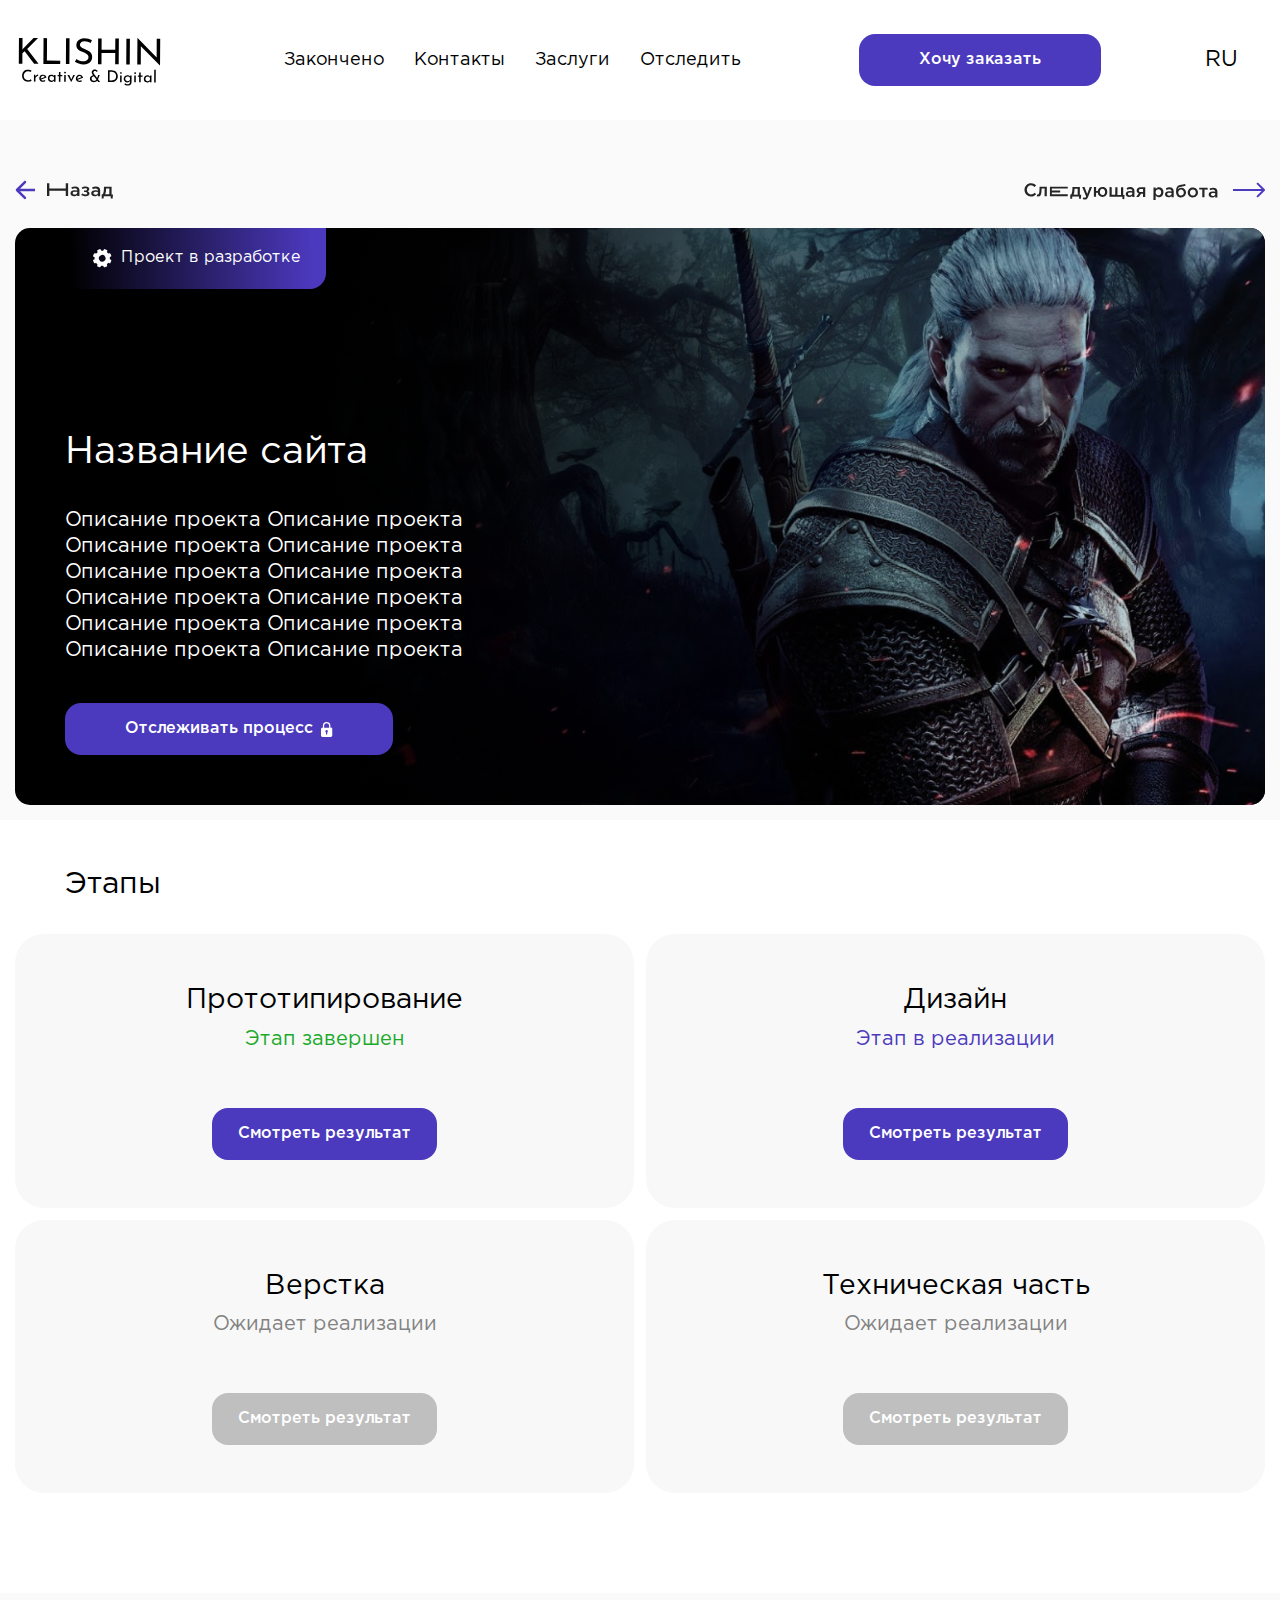
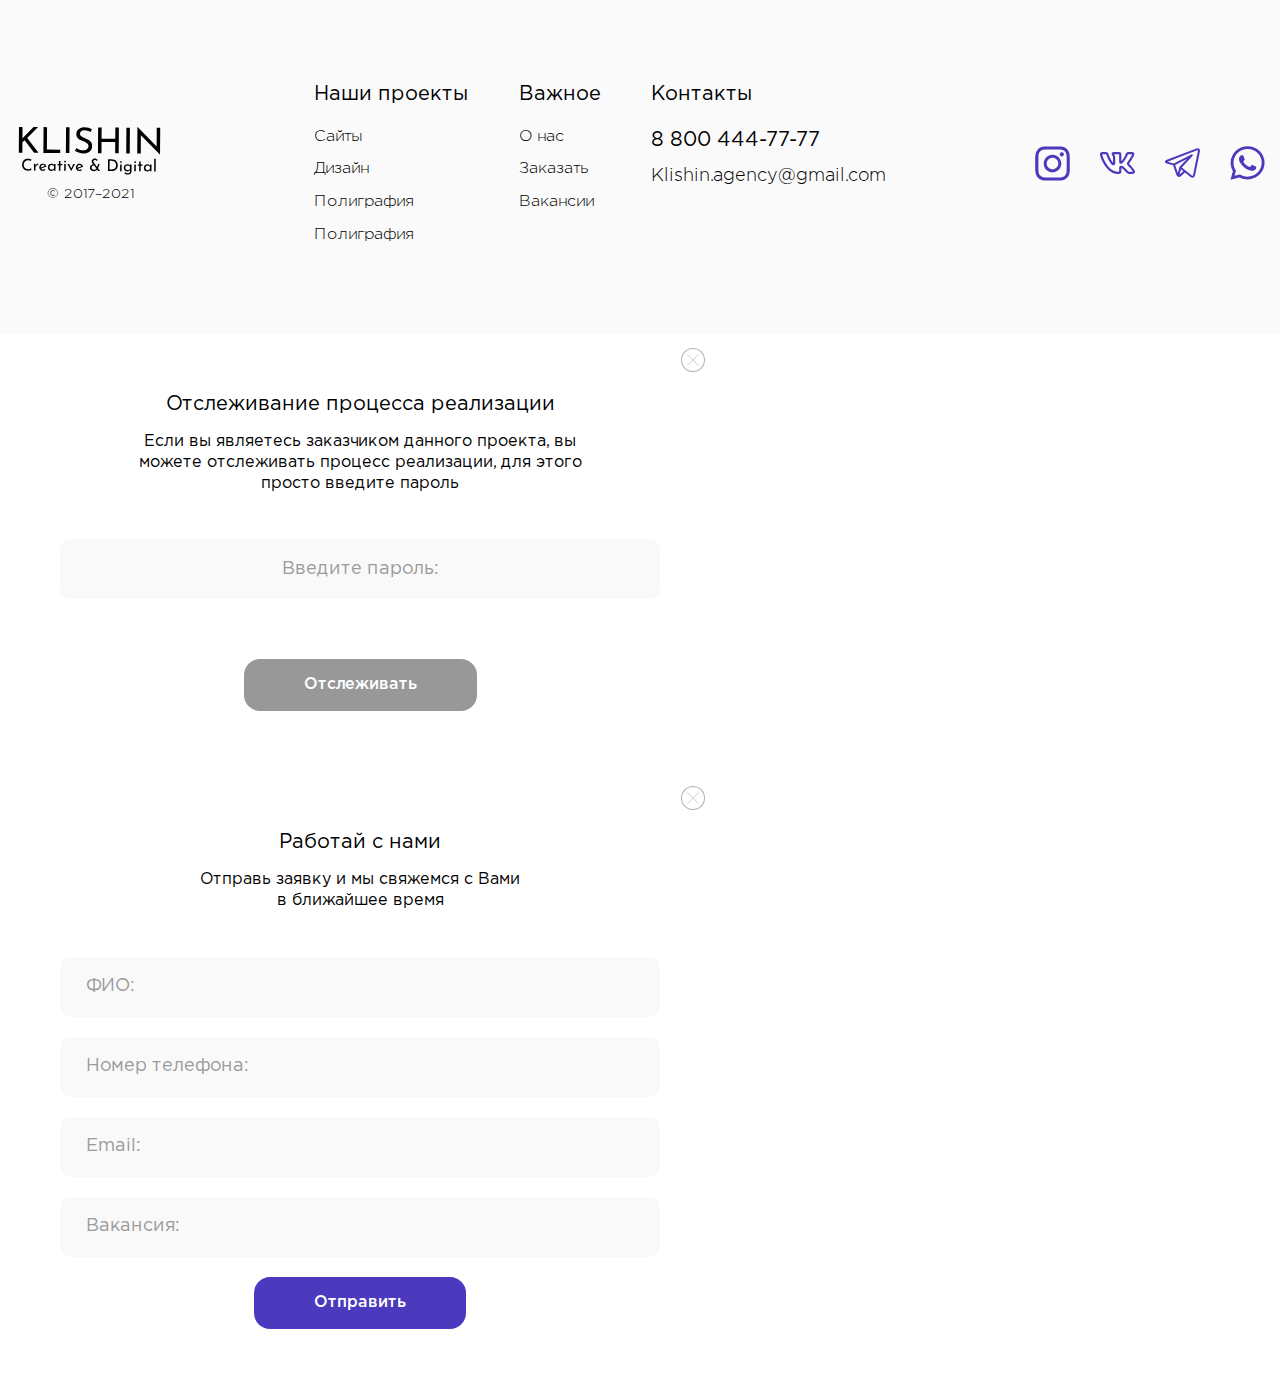
<file: project-step.html>
<!DOCTYPE html>
<html lang="ru">
<head>
	<meta charset="UTF-8">
	<link rel="stylesheet" href="assets/css/style.min.css">
	
	<!-- Useful meta tags -->
	<meta http-equiv="x-ua-compatible" content="ie=edge">
	<meta name="viewport" content="width=device-width, initial-scale=1, shrink-to-fit=no">
	<meta name="robots" content="index, follow">
	<meta name="google" content="notranslate">
	<meta name="format-detection" content="telephone=no">
	<meta name="description" content="">
	
	<title>Проект</title>
</head>
<body>

	<div class="page">
		<header class="header" id="header">
			<div class="container">
				<div class="header__inner">
		
						<a class="header__logo" href="index.html">
							<img src="assets/images/logo.svg" alt="Логотип">
						</a>
		
						<div class="header__menu">
							<nav class="header__nav" id="header__nav">
								<a class="header__link" href="portfolio.html">Закончено</a>
								<a class="header__link" href="contacts.html">Контакты</a>
								<a class="header__link" href="sertificate.html">Заслуги</a>
								<a class="header__link open-modal" data-modal="#follow">Отследить</a>
							</nav>
						</div>
		
						<div class="header__order">
							<a class="btn header__order-btn" href="order.html">
								 <span>Хочу <b>заказать</b></span>
							</a>
						</div>
		
						<ul class="lang">
							<li class="lang__item">
								<a data-lang="ru">Ru</a>
							</li>
						</ul>
		
				</div>
			</div>
		</header>

		<main>
			
			<section class="section-works section-works--none default">
				<div class="container">
					
					<div class="project">
						<div class="project__header">
							<a href="" class="project__link prev">
								<svg width="20" height="20" viewBox="0 0 20 20" fill="none" xmlns="http://www.w3.org/2000/svg">
									<path d="M1.11612 9.11611C0.627962 9.60427 0.627962 10.3957 1.11612 10.8839L9.07107 18.8388C9.55922 19.327 10.3507 19.327 10.8388 18.8388C11.327 18.3507 11.327 17.5592 10.8388 17.0711L3.76777 10L10.8388 2.92893C11.327 2.44078 11.327 1.64932 10.8388 1.16116C10.3507 0.673009 9.55922 0.673009 9.07107 1.16116L1.11612 9.11611ZM20 8.75L2 8.75L2 11.25L20 11.25L20 8.75Z" fill="#4B39BE"/>
								</svg>
								<span>
									<img src="assets/images/title/title-prev.svg" alt="Назад">
								</span>
							</a>
							<a href="" class="project__link next">
								<span>
									<img src="assets/images/title/title-next.svg" alt="Следующая работа">
								</span>
								<svg width="32" height="16" viewBox="0 0 32 16" fill="none" xmlns="http://www.w3.org/2000/svg">
									<path d="M31.7071 8.70711C32.0976 8.31658 32.0976 7.68342 31.7071 7.29289L25.3431 0.928932C24.9526 0.538408 24.3195 0.538408 23.9289 0.928932C23.5384 1.31946 23.5384 1.95262 23.9289 2.34315L29.5858 8L23.9289 13.6569C23.5384 14.0474 23.5384 14.6805 23.9289 15.0711C24.3195 15.4616 24.9526 15.4616 25.3431 15.0711L31.7071 8.70711ZM0 9H31V7H0L0 9Z" fill="#4B39BE"/>
								</svg>
							</a>
						</div>
			
						<div class="project__intro">
							<picture class="project__bg">
								<source srcset="assets/images/works/works-1/works-bg-mobile.jpg" media="(max-width: 480px)">
								<source srcset="assets/images/works/works-1/works-bg.jpg" media="(min-width: 480px)">
								<img src="assets/images/works/works-1/works-bg.jpg" alt="project-title">
							</picture>

							<!-- if not work-->
							<!--<div class="project__bg">
								<img class="project__bg-desktop" src="assets/images/works/works-1/works-bg.jpg" alt="project-title">
								<img class="project__bg-mobile" src="assets/images/works/works-1/works-bg-mobile.jpg" alt="project-title">
							</div>-->
							
							<span class="project__tag">
								<img src="assets/images/svg/setting.svg" alt="icon">
								Проект в разработке
							</span>
							<div class="project__content">
								<h3 class="project__title">
									Название сайта
								</h3>
								<div class="project__text">
									Описание проекта Описание проекта Описание проекта Описание проекта Описание проекта Описание проекта Описание проекта Описание проекта Описание проекта Описание проекта Описание проекта Описание проекта
								</div>
								<a class="project__btn open-modal btn" data-modal="#follow">
									<span>
										Отслеживать процесс
									</span>
									<img src="assets/images/svg/block.svg" alt="icon">
								</a>
							</div>
						</div>
					</div>
			
				</div>
			</section>
			
			<section class="section-tabs">
				<div class="container">
					
					<div class="project__step">
						<h4 class="project__step-title">
							Этапы
						</h4>
			
						<ul class="project__step-list">
							<li class="project__step-item completed">
								<span class="project__step-name">
									Прототипирование
								</span>
								<span class="project__step-position">
									Этап завершен
								</span>
								<a class="btn project__step-btn" href="">
									Смотреть результат
								</a>
							</li>
							<li class="project__step-item implementation">
								<span class="project__step-name">
									Дизайн
								</span>
								<span class="project__step-position">
									Этап в реализации
								</span>
								<a class="btn project__step-btn" href="">
									Смотреть результат
								</a>
							</li>
							<li class="project__step-item disabled">
								<span class="project__step-name">
									Верстка
								</span>
								<span class="project__step-position">
									Ожидает реализации
								</span>
								<a class="btn project__step-btn" href="">
									Смотреть результат
								</a>
							</li>
							<li class="project__step-item disabled">
								<span class="project__step-name">
									Техническая часть
								</span>
								<span class="project__step-position">
									Ожидает реализации
								</span>
								<a class="btn project__step-btn" href="">
									Смотреть результат
								</a>
							</li>
						</ul>
			
						<div class="project__step-progress progress">
							<div class="progress__range">
								<span class="progress__range-line progress__range-line--one"></span>
								<span class="progress__range-line progress__range-line--two"></span>
								<span class="progress__range-line progress__range-line--three"></span>
								<div class="progress__step" style="left: 25%;">
									<img src="assets/images/rocket.svg" alt="rocket">
								</div>
							</div>
							<div class="progress__info">
								<span class="progress__info-item start">
									Старт
								</span>
								<span class="progress__info-item end">
									Готово
								</span>
							</div>
						</div>
					</div>
			
				</div>
			</section>
			
		</main>

		<footer>
			<div class="container">
				
				<div class="footer">
					<div class="footer__box">
						<a class="footer__logo" href="index.html">
							<img src="assets/images/logo.svg" alt="Логотип">
						</a>
						<span class="footer__copy">
							© 2017–2021
						</span>
					</div>
		
					<div class="footer__info">
						<ul class="footer__link">
							<li class="footer__link-title">
								<span>
									Наши проекты
								</span>
								<img src="assets/images/svg/arrow.svg" alt="arrow">
							</li>
							<li class="footer__link--hidden-mobile">
								<ul class="footer__link-mobile">
									<li class="footer__link-item">
										<a href="">
											Сайты
										</a>
									</li>
									<li class="footer__link-item">
										<a href="">
											Дизайн
										</a>
									</li>
									<li class="footer__link-item">
										<a href="">
											Полиграфия
										</a>
									</li>
									<li class="footer__link-item">
										<a href="">
											Полиграфия
										</a>
									</li>
								</ul>
							</li>
						</ul>
						<ul class="footer__link">
							<li class="footer__link-title">
								<span>
									Важное
								</span>
								<img src="assets/images/svg/arrow.svg" alt="arrow">
							</li>
							<li class="footer__link--hidden-mobile">
								<ul class="footer__link-mobile">
									<li class="footer__link-item">
										<a href="">
											О нас
										</a>
									</li>
									<li class="footer__link-item">
										<a href="">
											Заказать
										</a>
									</li>
									<li class="footer__link-item">
										<a href="">
											Вакансии
										</a>
									</li>
								</ul>
							</li>
						</ul>
						<ul class="footer__link">
							<li class="footer__link-title">
								<span>
									Контакты
								</span>
								<img src="assets/images/svg/arrow.svg" alt="arrow">
							</li>
							<li class="footer__link--hidden-mobile">
								<ul class="footer__link-mobile">
									<li class="footer__link-item">
										<a class="footer__link-phone" href="tel:88004447777">
											8 800 444-77-77
										</a>
									</li>
									<li class="footer__link-item">
										<a class="footer__link-email" href="mailto:Klishin.agency@gmail.com">
											Klishin.agency@gmail.com
										</a>
									</li>
								</ul>
							</li>
						</ul>
					</div>
		
					<div class="footer__social">
						<a href="" class="footer__social-item footer__social-item--instagram">
							<svg width="49" height="49" viewBox="0 0 49 49" fill="none" xmlns="http://www.w3.org/2000/svg">
								<path d="M0.300537 15.1613C0.460915 14.0286 0.583107 12.8895 0.786957 11.7651C1.9425 5.39644 6.45128 1.06331 12.8981 0.841248C20.6603 0.574539 28.4459 0.56044 36.2069 0.840073C43.2235 1.09268 48.3051 6.28821 48.5242 13.3072C48.7575 20.7604 48.7575 28.2317 48.5242 35.6849C48.3051 42.7039 43.2253 47.8988 36.2075 48.152C28.4465 48.4323 20.6591 48.4393 12.8987 48.1479C5.88085 47.8841 1.02958 42.6769 0.560196 35.6473C0.519661 35.0393 0.389244 34.4365 0.300537 33.8314C0.300537 27.6078 0.300537 21.3843 0.300537 15.1613ZM24.5064 43.9922C28.0582 43.9922 31.6135 44.0985 35.1606 43.9675C40.7221 43.7613 44.1429 40.4422 44.2728 34.8859C44.4337 27.9627 44.4337 21.03 44.2728 14.1062C44.1429 8.55112 40.7198 5.1544 35.1606 5.03632C28.1046 4.88711 21.0409 4.88828 13.9849 5.03632C8.46804 5.15205 5.03725 8.48003 4.88745 13.974C4.69711 20.9848 4.69711 28.0079 4.88745 35.0187C5.03725 40.5121 8.46804 43.7631 13.9855 43.9675C17.488 44.0979 20.9992 43.9922 24.5064 43.9922Z" fill="#4B39BE"/>
								<path d="M24.5 12.1675C17.6889 12.1675 12.1667 17.689 12.1667 24.5001C12.1667 31.3117 17.6889 36.8333 24.5 36.8333C31.3116 36.8333 36.8332 31.3117 36.8332 24.5001C36.8332 17.689 31.3116 12.1675 24.5 12.1675ZM24.5 32.5871C20.0335 32.5871 16.4129 28.9666 16.4129 24.5001C16.4129 20.0336 20.0335 16.4131 24.5 16.4131C28.9664 16.4131 32.587 20.0336 32.587 24.5001C32.587 28.9666 28.9664 32.5871 24.5 32.5871Z" fill="#4B39BE"/>
								<path d="M40.4873 11.6048C40.4873 13.225 39.1737 14.5386 37.5535 14.5386C35.9333 14.5386 34.6191 13.225 34.6191 11.6048C34.6191 9.98398 35.9333 8.67041 37.5535 8.67041C39.1737 8.67041 40.4873 9.98398 40.4873 11.6048Z" fill="#4B39BE"/>
							</svg>
						</a>
						<a href="" class="footer__social-item footer__social-item--vk">
							<svg width="60" height="38" viewBox="0 0 60 38" fill="none" xmlns="http://www.w3.org/2000/svg">
								<path d="M30.3625 37.75C39.0425 37.75 35.9475 32.255 36.6175 30.675C36.6075 29.495 36.5975 28.36 36.6375 27.67C37.1875 27.825 38.485 28.4825 41.165 31.0875C45.3025 35.2625 46.36 37.75 49.7025 37.75H55.855C57.805 37.75 58.82 36.9425 59.3275 36.265C59.8175 35.61 60.2975 34.46 59.7725 32.67C58.4 28.36 50.395 20.9175 49.8975 20.1325C49.9725 19.9875 50.0925 19.795 50.155 19.695H50.15C51.73 17.6075 57.76 8.5725 58.6475 4.9575C58.65 4.9525 58.6525 4.945 58.6525 4.9375C59.1325 3.2875 58.6925 2.2175 58.2375 1.6125C57.5525 0.7075 56.4625 0.25 54.99 0.25H48.8375C46.7775 0.25 45.215 1.2875 44.425 3.18C43.1025 6.5425 39.3875 13.4575 36.6025 15.905C36.5175 12.4375 36.575 9.79 36.62 7.8225C36.71 3.985 37 0.25 33.0175 0.25H23.3475C20.8525 0.25 18.465 2.975 21.05 6.21C23.31 9.045 21.8625 10.625 22.35 18.49C20.45 16.4525 17.07 10.95 14.68 3.9175C14.01 2.015 12.995 0.2525 10.1375 0.2525H3.985C1.49 0.2525 0 1.6125 0 3.89C0 9.005 11.3225 37.75 30.3625 37.75ZM10.1375 4.0025C10.68 4.0025 10.735 4.0025 11.1375 5.145C13.585 12.3525 19.075 23.0175 23.085 23.0175C26.0975 23.0175 26.0975 19.93 26.0975 18.7675L26.095 9.5125C25.93 6.45 24.815 4.925 24.0825 4L32.8525 4.01C32.8575 4.0525 32.8025 14.2475 32.8775 16.7175C32.8775 20.225 35.6625 22.235 40.01 17.835C44.5975 12.6575 47.77 4.9175 47.8975 4.6025C48.085 4.1525 48.2475 4 48.8375 4H54.99H55.015C55.0125 4.0075 55.0125 4.015 55.01 4.0225C54.4475 6.6475 48.895 15.0125 47.0375 17.61C47.0075 17.65 46.98 17.6925 46.9525 17.735C46.135 19.07 45.47 20.545 47.065 22.62H47.0675C47.2125 22.795 47.59 23.205 48.14 23.775C49.85 25.54 55.715 31.575 56.235 33.975C55.89 34.03 55.515 33.99 49.7025 34.0025C48.465 34.0025 47.4975 32.1525 43.805 28.4275C40.485 25.1975 38.33 23.8775 36.3675 23.8775C32.5575 23.8775 32.835 26.97 32.87 30.71C32.8825 34.765 32.8575 33.4825 32.885 33.7375C32.6625 33.825 32.025 34 30.3625 34C14.5 34 4.17 8.8225 3.7725 4.01C3.91 3.9975 5.8025 4.005 10.1375 4.0025Z" fill="#4B39BE"/>
							</svg>
						</a>
						<a href="" class="footer__social-item footer__social-item--telegram">
							<svg width="56" height="48" viewBox="0 0 56 48" fill="none" xmlns="http://www.w3.org/2000/svg">
								<path d="M55.1353 1.56274C54.4513 0.726196 53.4268 0.265625 52.2501 0.265625C51.6106 0.265625 50.9329 0.400208 50.2365 0.666382L2.83358 18.7615C0.317959 19.7216 -0.0208471 21.1622 0.000942383 21.9355C0.0227319 22.7089 0.442715 24.1282 3.00875 24.9446C3.02414 24.9493 3.03952 24.954 3.0549 24.9583L12.8875 27.7722L18.205 42.9778C18.9301 45.0508 20.5575 46.3386 22.4527 46.3386C23.6477 46.3386 24.8231 45.8378 25.8519 44.8911L31.9337 39.2911L40.7551 46.3941C40.7559 46.395 40.7572 46.3954 40.7581 46.3962L40.8418 46.4637C40.8495 46.4697 40.8576 46.4761 40.8653 46.4821C41.8458 47.2426 42.9161 47.6442 43.9616 47.6447H43.962C46.0047 47.6447 47.6312 46.1326 48.105 43.793L55.8719 5.44171C56.1838 3.90234 55.9223 2.5249 55.1353 1.56274ZM16.1769 27.2377L35.1471 17.5464L23.335 30.0977C23.1414 30.3032 23.0043 30.5548 22.9368 30.8287L20.6591 40.0546L16.1769 27.2377ZM23.6289 42.4771C23.5503 42.5493 23.4713 42.6138 23.3922 42.6732L25.5054 34.1146L29.3493 37.21L23.6289 42.4771ZM52.656 4.79016L44.8891 43.1419C44.8144 43.5089 44.5755 44.363 43.9616 44.363C43.6582 44.363 43.2771 44.1976 42.887 43.8973L32.8912 35.8488C32.8899 35.8475 32.8882 35.8463 32.8865 35.8454L26.9388 31.056L44.0205 12.9053C44.5674 12.3242 44.617 11.4343 44.138 10.796C43.6587 10.1577 42.7901 9.95685 42.0796 10.32L13.9847 24.6729L4.01834 21.8215L51.4068 3.73187C51.8071 3.57892 52.0865 3.54688 52.2501 3.54688C52.3505 3.54688 52.5291 3.55884 52.5954 3.64044C52.6825 3.74683 52.7936 4.10956 52.656 4.79016Z" fill="#4B39BE"/>
							</svg>
						</a>
						<a href="" class="footer__social-item footer__social-item--whatsapp">
							<svg width="45" height="44" viewBox="0 0 45 44" fill="none" xmlns="http://www.w3.org/2000/svg">
								<path fill-rule="evenodd" clip-rule="evenodd" d="M38.0863 6.68217C33.9641 2.64288 28.4818 0.417408 22.6413 0.415039C10.6064 0.415039 0.811766 10.001 0.806925 21.783C0.805311 25.5494 1.81059 29.2259 3.72139 32.4666L0.623779 43.54L12.1985 40.5683C15.3878 42.2711 18.9784 43.1684 22.6324 43.1694H22.6416C34.6751 43.1694 44.4709 33.5826 44.4754 21.8001C44.4779 16.09 42.2088 10.7212 38.0863 6.68217ZM22.6413 39.5605H22.6338C19.3775 39.5592 16.1839 38.7027 13.3972 37.0847L12.7348 36.6996L5.86615 38.4632L7.69949 31.9089L7.26785 31.2369C5.45118 28.4089 4.49189 25.1403 4.4935 21.7843C4.49727 11.9915 12.6385 4.02423 22.6486 4.02423C27.4959 4.02581 32.0525 5.87568 35.4787 9.23297C38.905 12.5903 40.7907 17.0528 40.7891 21.7988C40.7848 31.5925 32.6441 39.5605 22.6413 39.5605ZM32.5957 26.2579C32.0503 25.9905 29.3679 24.6992 28.8677 24.5207C28.368 24.3425 28.0039 24.2538 27.6406 24.7881C27.2767 25.3225 26.2313 26.5254 25.9129 26.8815C25.5945 27.2379 25.2766 27.2826 24.7309 27.0152C24.1853 26.748 22.4275 26.184 20.3435 24.3649C18.7218 22.9491 17.627 21.2005 17.3086 20.6662C16.9907 20.1314 17.3059 19.8702 17.5479 19.5765C18.1385 18.8587 18.7299 18.1062 18.9117 17.7501C19.0938 17.3937 19.0026 17.0818 18.866 16.8146C18.7299 16.5474 17.6388 13.9192 17.1843 12.8498C16.7411 11.8091 16.2917 11.9496 15.9566 11.9333C15.6388 11.9178 15.2749 11.9146 14.911 11.9146C14.5474 11.9146 13.9563 12.048 13.4561 12.5829C12.9561 13.1175 11.5469 14.4091 11.5469 17.0373C11.5469 19.6655 13.5018 22.2044 13.7745 22.5608C14.0472 22.9172 17.6216 28.3105 23.0942 30.6231C24.3959 31.1737 25.4119 31.5019 26.2044 31.748C27.5115 32.1544 28.7004 32.0971 29.6406 31.9597C30.689 31.8062 32.8681 30.6678 33.3232 29.4207C33.7777 28.1733 33.7777 27.1044 33.6411 26.8815C33.505 26.6588 33.1411 26.5253 32.5957 26.2579Z" fill="#4B39BE"/>
							</svg>
						</a>
					</div>
				</div>
		
			</div>
		</footer>
		
		<div class="modal" id="follow">
			<a class="modal__close" data-modal="#follow"><img src="assets/images/svg/close.svg" alt="Закрыть"></a>
			<div class="modal__content">
				<p class="modal__title">Отслеживание процесса реализации</p>
				<p class="modal__subtitle">Если вы являетесь заказчиком данного проекта, вы<br> можете отслеживать процесс реализации, для этого<br> просто введите пароль</p>
				<form class="modal__form" id="form-follow">
					<div class="modal__form-item">
						<input class="modal__input input-password" autocomplete="off" name="password" type="password" required placeholder ="Введите пароль:">
						<span class="form-error">
							Пароль введен неверно, попробуйте еще раз
						</span>
					</div>
					<div class="modal__bottom">
						<button class="btn modal__btn disabled" type="submit">Отслеживать</button>
					</div>
				</form>
			</div>	
		</div>
		
		<div class="modal" id="vacancy">
			<div class="massage">
				<img src="assets/images/svg/good.svg" alt="Сообщение">
				<p class="massage__info">
					Ваша заявка принята!
				</p>
				<p class="massage__info-text ">
					В ближайшее время с Вами свяжется специалист!
				</p>
			</div>
			<a class="modal__close" data-modal="#vacancy"><img src="assets/images/svg/close.svg" alt="Закрыть"></a>
			<div class="modal__content">
				<p class="modal__title">Работай с нами</p>
				<p class="modal__subtitle">Отправь заявку и мы свяжемся с Вами<br> в ближайшее время</p>
				<form class="modal__form" id="form-vacancy">
					<div class="modal__form-items">
						<input class="modal__input" name="name" type="text" required placeholder ="ФИО:">
					</div>
					<div class="modal__form-items">
						<input class="modal__input" name="phone" type="tel" required placeholder ="Номер телефона:">
					</div>
					<div class="modal__form-items">
						<input class="modal__input" name="name" type="text" required placeholder ="Email:">
					</div>
					<div class="modal__form-items">
						<input class="modal__input input-vacancy" name="vacancy" type="text" readonly="" required placeholder ="Вакансия:">
					</div>
					<div class="modal__bottom">
						<button class="btn" type="submit">Отправить</button>
					</div>
				</form>
			</div>	
		</div>
	</div>

	<script src="assets/js/plugins/jquery/libs.min.js"></script>
	<script src="assets/js/plugins/maskedinput/jquery.maskedinput.min.js"></script>
	<script src="assets/js/plugins/isotope/isotope.pkgd.min.js"></script>
	<script src="assets/js/plugins/fankybox/jquery.fancybox.min.js"></script>
	<script src="assets/js/app.js"></script>

</body>
</html>
</file>
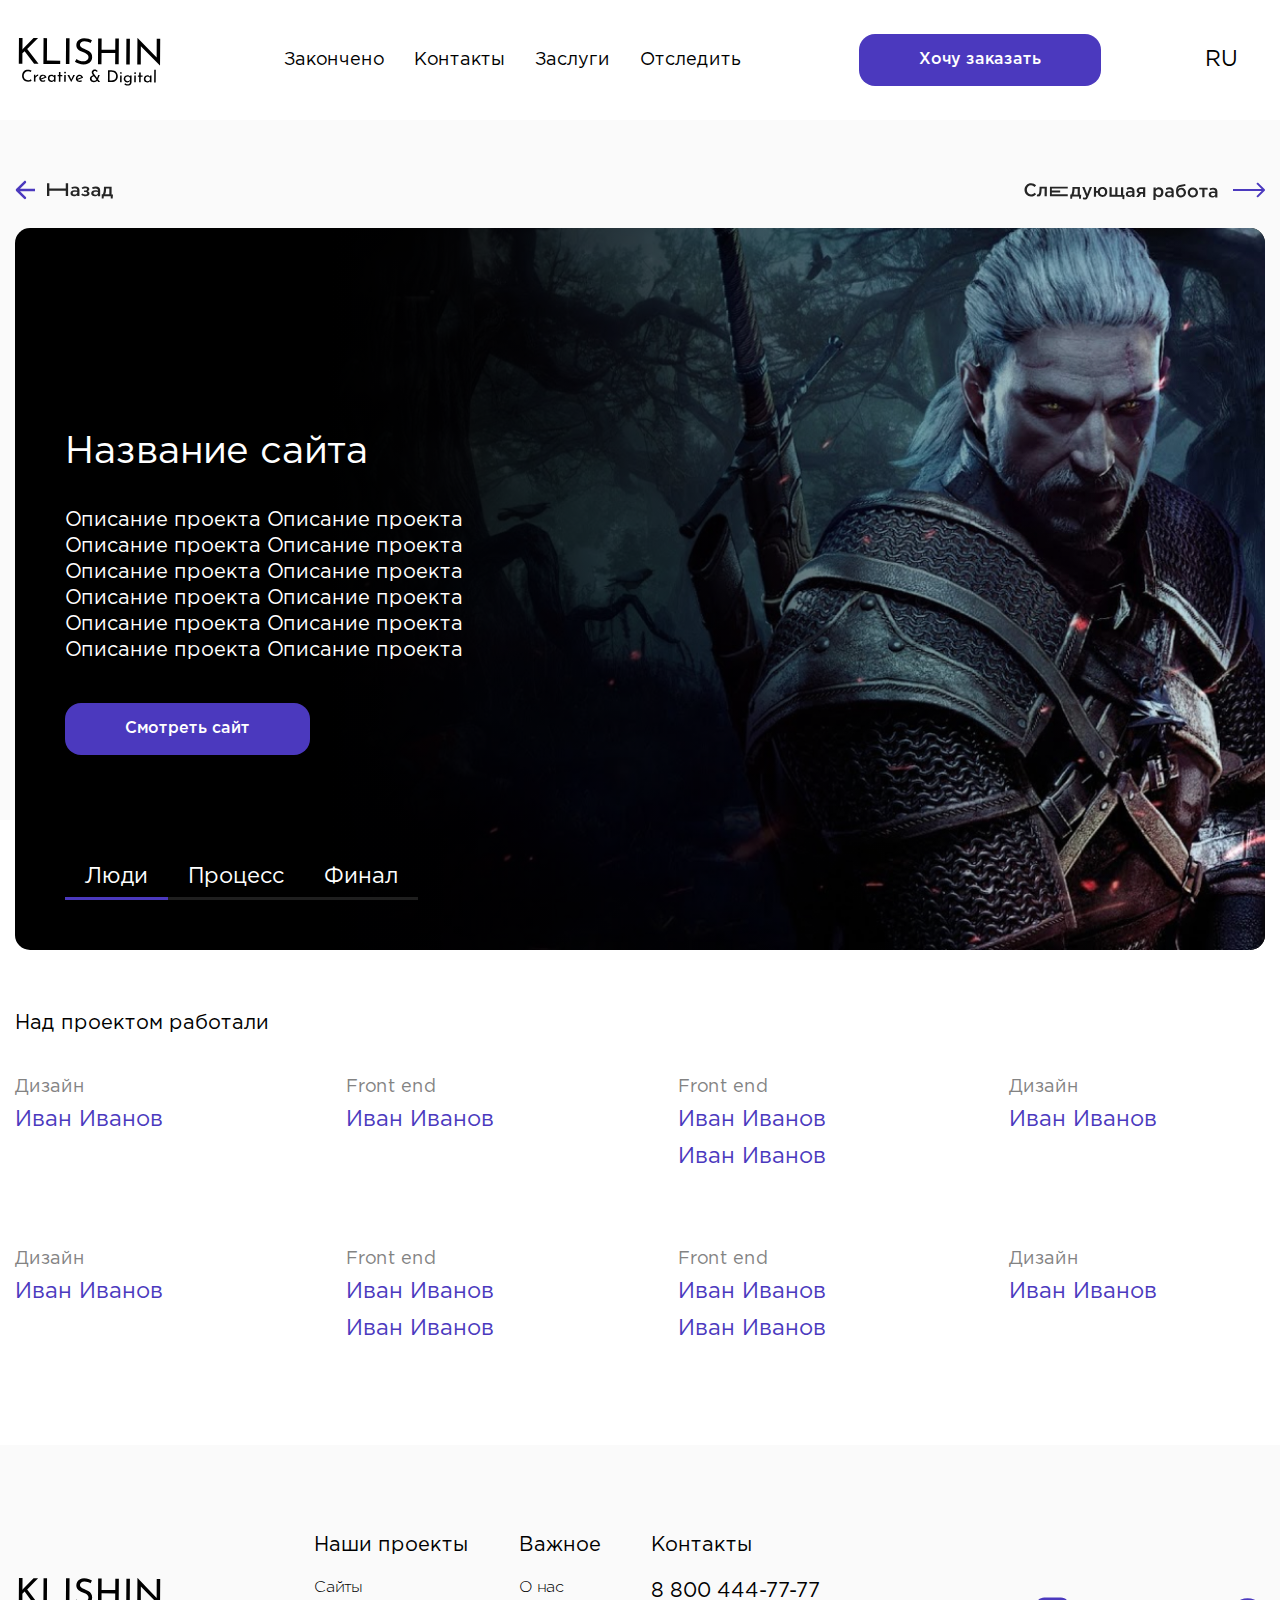
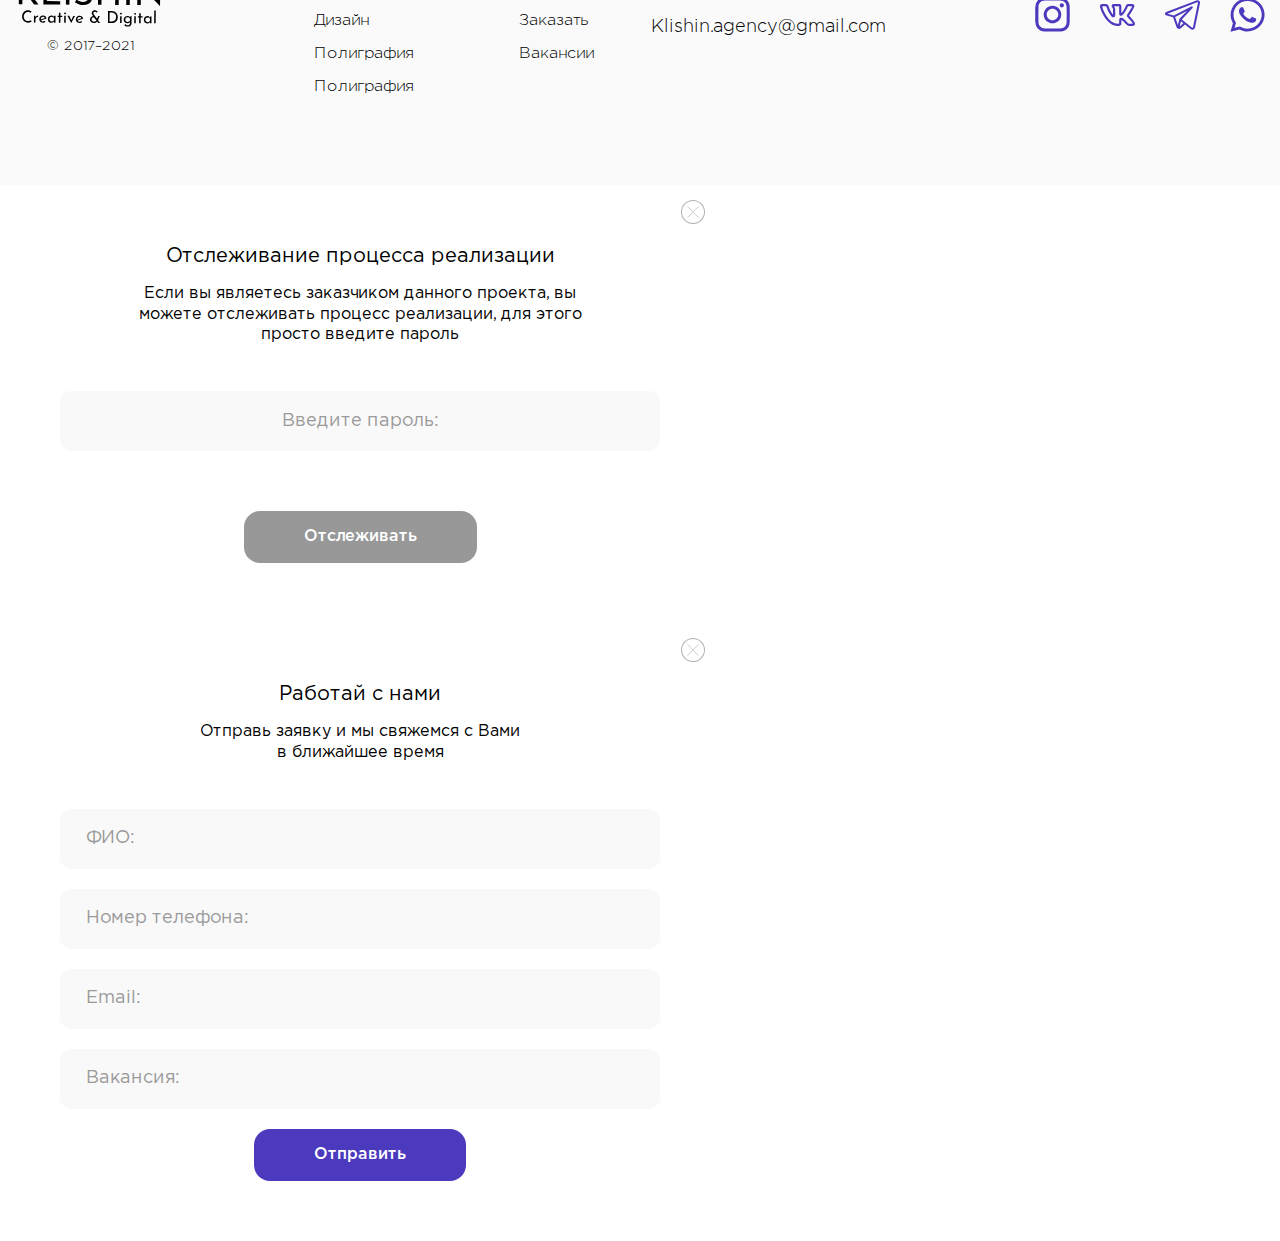
<file: project.html>
<!DOCTYPE html>
<html lang="ru">
<head>
	<meta charset="UTF-8">
	<link rel="stylesheet" href="assets/css/style.min.css">
	
	<!-- Useful meta tags -->
	<meta http-equiv="x-ua-compatible" content="ie=edge">
	<meta name="viewport" content="width=device-width, initial-scale=1, shrink-to-fit=no">
	<meta name="robots" content="index, follow">
	<meta name="google" content="notranslate">
	<meta name="format-detection" content="telephone=no">
	<meta name="description" content="">
	
	<title>Проект</title>
</head>
<body>

	<div class="page">
		<header class="header" id="header">
			<div class="container">
				<div class="header__inner">

					<a class="header__logo" href="index.html">
						<img src="assets/images/logo.svg" alt="Логотип">
					</a>

					<div class="header__menu">
						<nav class="header__nav" id="header__nav">
							<a class="header__link" href="portfolio.html">Закончено</a>
							<a class="header__link" href="contacts.html">Контакты</a>
							<a class="header__link" href="sertificate.html">Заслуги</a>
							<a class="header__link open-modal" data-modal="#follow">Отследить</a>
						</nav>
					</div>

					<div class="header__order">
						<a class="btn header__order-btn" href="order.html">
							<span>Хочу <b>заказать</b></span>
						</a>
					</div>

					<ul class="lang">
						<li class="lang__item">
							<a data-lang="ru">Ru</a>
						</li>
					</ul>

				</div>
			</div>
		</header>

		<main>
			
			<section class="section-works section-works--none default">
				<div class="container">
					
					<div class="project">
						<div class="project__header">
							<a href="" class="project__link prev">
								<svg width="20" height="20" viewBox="0 0 20 20" fill="none" xmlns="http://www.w3.org/2000/svg">
									<path d="M1.11612 9.11611C0.627962 9.60427 0.627962 10.3957 1.11612 10.8839L9.07107 18.8388C9.55922 19.327 10.3507 19.327 10.8388 18.8388C11.327 18.3507 11.327 17.5592 10.8388 17.0711L3.76777 10L10.8388 2.92893C11.327 2.44078 11.327 1.64932 10.8388 1.16116C10.3507 0.673009 9.55922 0.673009 9.07107 1.16116L1.11612 9.11611ZM20 8.75L2 8.75L2 11.25L20 11.25L20 8.75Z" fill="#4B39BE"/>
								</svg>
								<span>
									<img src="assets/images/title/title-prev.svg" alt="Назад">
								</span>
							</a>
							<a href="" class="project__link next">
								<span>
									<img src="assets/images/title/title-next.svg" alt="Следующая работа">
								</span>
								<svg width="32" height="16" viewBox="0 0 32 16" fill="none" xmlns="http://www.w3.org/2000/svg">
									<path d="M31.7071 8.70711C32.0976 8.31658 32.0976 7.68342 31.7071 7.29289L25.3431 0.928932C24.9526 0.538408 24.3195 0.538408 23.9289 0.928932C23.5384 1.31946 23.5384 1.95262 23.9289 2.34315L29.5858 8L23.9289 13.6569C23.5384 14.0474 23.5384 14.6805 23.9289 15.0711C24.3195 15.4616 24.9526 15.4616 25.3431 15.0711L31.7071 8.70711ZM0 9H31V7H0L0 9Z" fill="#4B39BE"/>
								</svg>
							</a>
						</div>

						<div class="project__intro">
							<picture class="project__bg">
								<source srcset="assets/images/works/works-1/works-bg-mobile.jpg" media="(max-width: 480px)">
								<source srcset="assets/images/works/works-1/works-bg.jpg" media="(min-width: 480px)">
								<img src="assets/images/works/works-1/works-bg.jpg" alt="project-title">
							</picture>

							<!-- if not work-->
							<!--<div class="project__bg">
								<img class="project__bg-desktop" src="assets/images/works/works-1/works-bg.jpg" alt="project-title">
								<img class="project__bg-mobile" src="assets/images/works/works-1/works-bg-mobile.jpg" alt="project-title">
							</div>-->

							<div class="project__content">
								<h3 class="project__title">
									Название сайта
								</h3>
								<div class="project__text">
									Описание проекта Описание проекта Описание проекта Описание проекта Описание проекта Описание проекта Описание проекта Описание проекта Описание проекта Описание проекта Описание проекта Описание проекта
								</div>
								<a class="project__btn btn" href="">
									Смотреть сайт
								</a>
							</div>

							<div class="project__links">
								<a class="project__links-item tab-js active" href="#tab-1">
									Люди
								</a>
								<a class="project__links-item tab-js" href="#tab-2">
									Процесс
								</a>
								<a class="project__links-item tab-js" href="#tab-3">
									Финал
								</a>
							</div>
						</div>
					</div>

				</div>
			</section>

			<section class="section-tabs">
				<div class="container">

					<div class="tabs__content">

						<div id="tab-1" class="tabs__content-item tab-content-js active">
							<div class="projects__developers developers">
								<h3 class="developers__title">
									Над проектом работали
								</h3>
								<div class="developers__content">
									<ul class="developers__list">
										<li class="developers__list-title">
											Дизайн
										</li>
										<li class="developers__list-item">
											<a href="">
												Иван Иванов
											</a>
										</li>
									</ul>

									<ul class="developers__list">
										<li class="developers__list-title">
											Front end
										</li>
										<li class="developers__list-item">
											<a href="">
												Иван Иванов
											</a>
										</li>
									</ul>

									<ul class="developers__list">
										<li class="developers__list-title">
											Front end
										</li>
										<li class="developers__list-item">
											<a href="">
												Иван Иванов
											</a>
										</li>
										<li class="developers__list-item">
											<a href="">
												Иван Иванов
											</a>
										</li>
									</ul>

									<ul class="developers__list">
										<li class="developers__list-title">
											Дизайн
										</li>
										<li class="developers__list-item">
											<a href="">
												Иван Иванов
											</a>
										</li>
									</ul>

									<ul class="developers__list">
										<li class="developers__list-title">
											Дизайн
										</li>
										<li class="developers__list-item">
											<a href="">
												Иван Иванов
											</a>
										</li>
									</ul>

									<ul class="developers__list">
										<li class="developers__list-title">
											Front end
										</li>
										<li class="developers__list-item">
											<a href="">
												Иван Иванов
											</a>
										</li>
										<li class="developers__list-item">
											<a href="">
												Иван Иванов
											</a>
										</li>
									</ul>

									<ul class="developers__list">
										<li class="developers__list-title">
											Front end
										</li>
										<li class="developers__list-item">
											<a href="">
												Иван Иванов
											</a>
										</li>
										<li class="developers__list-item">
											<a href="">
												Иван Иванов
											</a>
										</li>
									</ul>

									<ul class="developers__list">
										<li class="developers__list-title">
											Дизайн
										</li>
										<li class="developers__list-item">
											<a href="">
												Иван Иванов
											</a>
										</li>
									</ul>
								</div>
							</div>
						</div>

						<div id="tab-2" class="tabs__content-item tab-content-js">
							<div class="project__process">
								<h3 class="developers__title">
									Процесс
								</h3>
								<div class="project__process-item">
									<div class="project__process-img project__process-img--right">
										<img src="assets/images/img-process.png" alt="img">
									</div>
									<div class="project__process-info">
										Описание проекта Описание проекта Описание проекта Описание проекта Описание проекта Описание проекта Описание проекта Описание проекта Описание проекта Описание проекта Описание проекта Описание проекта
									</div>
								</div>
								<div class="project__process-item">
									<div class="project__process-info">
										Описание проекта Описание проекта Описание проекта Описание проекта Описание проекта Описание проекта Описание проекта Описание проекта Описание проекта Описание проекта Описание проекта Описание проекта
									</div>
									<div class="project__process-img project__process-img--left">
										<img src="assets/images/img-process.png" alt="img">
									</div>
								</div>
								<div class="project__process-item">
									<div class="project__process-img project__process-img--right">
										<img src="assets/images/img-process.png" alt="img">
									</div>
									<div class="project__process-info">
										Описание проекта Описание проекта Описание проекта Описание проекта Описание проекта Описание проекта Описание проекта Описание проекта Описание проекта Описание проекта Описание проекта Описание проекта
									</div>
								</div>
							</div>
						</div>

						<div id="tab-3" class="tabs__content-item tab-content-js">
							<div class="project__process">
								<h3 class="developers__title">
									Процесс
								</h3>
								<div class="project__process-item">
									<div class="project__process-img project__process-img--right">
										<img src="assets/images/img-process.png" alt="img">
									</div>
									<div class="project__process-info">
										Описание проекта Описание проекта Описание проекта Описание проекта Описание проекта Описание проекта Описание проекта Описание проекта Описание проекта Описание проекта Описание проекта Описание проекта
									</div>
								</div>
								<div class="project__process-item">
									<div class="project__process-info">
										Описание проекта Описание проекта Описание проекта Описание проекта Описание проекта Описание проекта Описание проекта Описание проекта Описание проекта Описание проекта Описание проекта Описание проекта
									</div>
									<div class="project__process-img project__process-img--left">
										<img src="assets/images/img-process.png" alt="img">
									</div>
								</div>
								<div class="project__process-item">
									<div class="project__process-img project__process-img--right">
										<img src="assets/images/img-process.png" alt="img">
									</div>
									<div class="project__process-info">
										Описание проекта Описание проекта Описание проекта Описание проекта Описание проекта Описание проекта Описание проекта Описание проекта Описание проекта Описание проекта Описание проекта Описание проекта
									</div>
								</div>
							</div>
						</div>

					</div>

				</div>
			</section>

		</main>

		<footer>
			<div class="container">

				<div class="footer">
					<div class="footer__box">
						<a class="footer__logo" href="index.html">
							<img src="assets/images/logo.svg" alt="Логотип">
						</a>
						<span class="footer__copy">
							© 2017–2021
						</span>
					</div>

					<div class="footer__info">
						<ul class="footer__link">
							<li class="footer__link-title">
								<span>
									Наши проекты
								</span>
								<img src="assets/images/svg/arrow.svg" alt="arrow">
							</li>
							<li class="footer__link--hidden-mobile">
								<ul class="footer__link-mobile">
									<li class="footer__link-item">
										<a href="">
											Сайты
										</a>
									</li>
									<li class="footer__link-item">
										<a href="">
											Дизайн
										</a>
									</li>
									<li class="footer__link-item">
										<a href="">
											Полиграфия
										</a>
									</li>
									<li class="footer__link-item">
										<a href="">
											Полиграфия
										</a>
									</li>
								</ul>
							</li>
						</ul>
						<ul class="footer__link">
							<li class="footer__link-title">
								<span>
									Важное
								</span>
								<img src="assets/images/svg/arrow.svg" alt="arrow">
							</li>
							<li class="footer__link--hidden-mobile">
								<ul class="footer__link-mobile">
									<li class="footer__link-item">
										<a href="">
											О нас
										</a>
									</li>
									<li class="footer__link-item">
										<a href="">
											Заказать
										</a>
									</li>
									<li class="footer__link-item">
										<a href="">
											Вакансии
										</a>
									</li>
								</ul>
							</li>
						</ul>
						<ul class="footer__link">
							<li class="footer__link-title">
								<span>
									Контакты
								</span>
								<img src="assets/images/svg/arrow.svg" alt="arrow">
							</li>
							<li class="footer__link--hidden-mobile">
								<ul class="footer__link-mobile">
									<li class="footer__link-item">
										<a class="footer__link-phone" href="tel:88004447777">
											8 800 444-77-77
										</a>
									</li>
									<li class="footer__link-item">
										<a class="footer__link-email" href="mailto:Klishin.agency@gmail.com">
											Klishin.agency@gmail.com
										</a>
									</li>
								</ul>
							</li>
						</ul>
					</div>

					<div class="footer__social">
						<a href="" class="footer__social-item footer__social-item--instagram">
							<svg width="49" height="49" viewBox="0 0 49 49" fill="none" xmlns="http://www.w3.org/2000/svg">
								<path d="M0.300537 15.1613C0.460915 14.0286 0.583107 12.8895 0.786957 11.7651C1.9425 5.39644 6.45128 1.06331 12.8981 0.841248C20.6603 0.574539 28.4459 0.56044 36.2069 0.840073C43.2235 1.09268 48.3051 6.28821 48.5242 13.3072C48.7575 20.7604 48.7575 28.2317 48.5242 35.6849C48.3051 42.7039 43.2253 47.8988 36.2075 48.152C28.4465 48.4323 20.6591 48.4393 12.8987 48.1479C5.88085 47.8841 1.02958 42.6769 0.560196 35.6473C0.519661 35.0393 0.389244 34.4365 0.300537 33.8314C0.300537 27.6078 0.300537 21.3843 0.300537 15.1613ZM24.5064 43.9922C28.0582 43.9922 31.6135 44.0985 35.1606 43.9675C40.7221 43.7613 44.1429 40.4422 44.2728 34.8859C44.4337 27.9627 44.4337 21.03 44.2728 14.1062C44.1429 8.55112 40.7198 5.1544 35.1606 5.03632C28.1046 4.88711 21.0409 4.88828 13.9849 5.03632C8.46804 5.15205 5.03725 8.48003 4.88745 13.974C4.69711 20.9848 4.69711 28.0079 4.88745 35.0187C5.03725 40.5121 8.46804 43.7631 13.9855 43.9675C17.488 44.0979 20.9992 43.9922 24.5064 43.9922Z" fill="#4B39BE"/>
								<path d="M24.5 12.1675C17.6889 12.1675 12.1667 17.689 12.1667 24.5001C12.1667 31.3117 17.6889 36.8333 24.5 36.8333C31.3116 36.8333 36.8332 31.3117 36.8332 24.5001C36.8332 17.689 31.3116 12.1675 24.5 12.1675ZM24.5 32.5871C20.0335 32.5871 16.4129 28.9666 16.4129 24.5001C16.4129 20.0336 20.0335 16.4131 24.5 16.4131C28.9664 16.4131 32.587 20.0336 32.587 24.5001C32.587 28.9666 28.9664 32.5871 24.5 32.5871Z" fill="#4B39BE"/>
								<path d="M40.4873 11.6048C40.4873 13.225 39.1737 14.5386 37.5535 14.5386C35.9333 14.5386 34.6191 13.225 34.6191 11.6048C34.6191 9.98398 35.9333 8.67041 37.5535 8.67041C39.1737 8.67041 40.4873 9.98398 40.4873 11.6048Z" fill="#4B39BE"/>
							</svg>
						</a>
						<a href="" class="footer__social-item footer__social-item--vk">
							<svg width="60" height="38" viewBox="0 0 60 38" fill="none" xmlns="http://www.w3.org/2000/svg">
								<path d="M30.3625 37.75C39.0425 37.75 35.9475 32.255 36.6175 30.675C36.6075 29.495 36.5975 28.36 36.6375 27.67C37.1875 27.825 38.485 28.4825 41.165 31.0875C45.3025 35.2625 46.36 37.75 49.7025 37.75H55.855C57.805 37.75 58.82 36.9425 59.3275 36.265C59.8175 35.61 60.2975 34.46 59.7725 32.67C58.4 28.36 50.395 20.9175 49.8975 20.1325C49.9725 19.9875 50.0925 19.795 50.155 19.695H50.15C51.73 17.6075 57.76 8.5725 58.6475 4.9575C58.65 4.9525 58.6525 4.945 58.6525 4.9375C59.1325 3.2875 58.6925 2.2175 58.2375 1.6125C57.5525 0.7075 56.4625 0.25 54.99 0.25H48.8375C46.7775 0.25 45.215 1.2875 44.425 3.18C43.1025 6.5425 39.3875 13.4575 36.6025 15.905C36.5175 12.4375 36.575 9.79 36.62 7.8225C36.71 3.985 37 0.25 33.0175 0.25H23.3475C20.8525 0.25 18.465 2.975 21.05 6.21C23.31 9.045 21.8625 10.625 22.35 18.49C20.45 16.4525 17.07 10.95 14.68 3.9175C14.01 2.015 12.995 0.2525 10.1375 0.2525H3.985C1.49 0.2525 0 1.6125 0 3.89C0 9.005 11.3225 37.75 30.3625 37.75ZM10.1375 4.0025C10.68 4.0025 10.735 4.0025 11.1375 5.145C13.585 12.3525 19.075 23.0175 23.085 23.0175C26.0975 23.0175 26.0975 19.93 26.0975 18.7675L26.095 9.5125C25.93 6.45 24.815 4.925 24.0825 4L32.8525 4.01C32.8575 4.0525 32.8025 14.2475 32.8775 16.7175C32.8775 20.225 35.6625 22.235 40.01 17.835C44.5975 12.6575 47.77 4.9175 47.8975 4.6025C48.085 4.1525 48.2475 4 48.8375 4H54.99H55.015C55.0125 4.0075 55.0125 4.015 55.01 4.0225C54.4475 6.6475 48.895 15.0125 47.0375 17.61C47.0075 17.65 46.98 17.6925 46.9525 17.735C46.135 19.07 45.47 20.545 47.065 22.62H47.0675C47.2125 22.795 47.59 23.205 48.14 23.775C49.85 25.54 55.715 31.575 56.235 33.975C55.89 34.03 55.515 33.99 49.7025 34.0025C48.465 34.0025 47.4975 32.1525 43.805 28.4275C40.485 25.1975 38.33 23.8775 36.3675 23.8775C32.5575 23.8775 32.835 26.97 32.87 30.71C32.8825 34.765 32.8575 33.4825 32.885 33.7375C32.6625 33.825 32.025 34 30.3625 34C14.5 34 4.17 8.8225 3.7725 4.01C3.91 3.9975 5.8025 4.005 10.1375 4.0025Z" fill="#4B39BE"/>
							</svg>
						</a>
						<a href="" class="footer__social-item footer__social-item--telegram">
							<svg width="56" height="48" viewBox="0 0 56 48" fill="none" xmlns="http://www.w3.org/2000/svg">
								<path d="M55.1353 1.56274C54.4513 0.726196 53.4268 0.265625 52.2501 0.265625C51.6106 0.265625 50.9329 0.400208 50.2365 0.666382L2.83358 18.7615C0.317959 19.7216 -0.0208471 21.1622 0.000942383 21.9355C0.0227319 22.7089 0.442715 24.1282 3.00875 24.9446C3.02414 24.9493 3.03952 24.954 3.0549 24.9583L12.8875 27.7722L18.205 42.9778C18.9301 45.0508 20.5575 46.3386 22.4527 46.3386C23.6477 46.3386 24.8231 45.8378 25.8519 44.8911L31.9337 39.2911L40.7551 46.3941C40.7559 46.395 40.7572 46.3954 40.7581 46.3962L40.8418 46.4637C40.8495 46.4697 40.8576 46.4761 40.8653 46.4821C41.8458 47.2426 42.9161 47.6442 43.9616 47.6447H43.962C46.0047 47.6447 47.6312 46.1326 48.105 43.793L55.8719 5.44171C56.1838 3.90234 55.9223 2.5249 55.1353 1.56274ZM16.1769 27.2377L35.1471 17.5464L23.335 30.0977C23.1414 30.3032 23.0043 30.5548 22.9368 30.8287L20.6591 40.0546L16.1769 27.2377ZM23.6289 42.4771C23.5503 42.5493 23.4713 42.6138 23.3922 42.6732L25.5054 34.1146L29.3493 37.21L23.6289 42.4771ZM52.656 4.79016L44.8891 43.1419C44.8144 43.5089 44.5755 44.363 43.9616 44.363C43.6582 44.363 43.2771 44.1976 42.887 43.8973L32.8912 35.8488C32.8899 35.8475 32.8882 35.8463 32.8865 35.8454L26.9388 31.056L44.0205 12.9053C44.5674 12.3242 44.617 11.4343 44.138 10.796C43.6587 10.1577 42.7901 9.95685 42.0796 10.32L13.9847 24.6729L4.01834 21.8215L51.4068 3.73187C51.8071 3.57892 52.0865 3.54688 52.2501 3.54688C52.3505 3.54688 52.5291 3.55884 52.5954 3.64044C52.6825 3.74683 52.7936 4.10956 52.656 4.79016Z" fill="#4B39BE"/>
							</svg>
						</a>
						<a href="" class="footer__social-item footer__social-item--whatsapp">
							<svg width="45" height="44" viewBox="0 0 45 44" fill="none" xmlns="http://www.w3.org/2000/svg">
								<path fill-rule="evenodd" clip-rule="evenodd" d="M38.0863 6.68217C33.9641 2.64288 28.4818 0.417408 22.6413 0.415039C10.6064 0.415039 0.811766 10.001 0.806925 21.783C0.805311 25.5494 1.81059 29.2259 3.72139 32.4666L0.623779 43.54L12.1985 40.5683C15.3878 42.2711 18.9784 43.1684 22.6324 43.1694H22.6416C34.6751 43.1694 44.4709 33.5826 44.4754 21.8001C44.4779 16.09 42.2088 10.7212 38.0863 6.68217ZM22.6413 39.5605H22.6338C19.3775 39.5592 16.1839 38.7027 13.3972 37.0847L12.7348 36.6996L5.86615 38.4632L7.69949 31.9089L7.26785 31.2369C5.45118 28.4089 4.49189 25.1403 4.4935 21.7843C4.49727 11.9915 12.6385 4.02423 22.6486 4.02423C27.4959 4.02581 32.0525 5.87568 35.4787 9.23297C38.905 12.5903 40.7907 17.0528 40.7891 21.7988C40.7848 31.5925 32.6441 39.5605 22.6413 39.5605ZM32.5957 26.2579C32.0503 25.9905 29.3679 24.6992 28.8677 24.5207C28.368 24.3425 28.0039 24.2538 27.6406 24.7881C27.2767 25.3225 26.2313 26.5254 25.9129 26.8815C25.5945 27.2379 25.2766 27.2826 24.7309 27.0152C24.1853 26.748 22.4275 26.184 20.3435 24.3649C18.7218 22.9491 17.627 21.2005 17.3086 20.6662C16.9907 20.1314 17.3059 19.8702 17.5479 19.5765C18.1385 18.8587 18.7299 18.1062 18.9117 17.7501C19.0938 17.3937 19.0026 17.0818 18.866 16.8146C18.7299 16.5474 17.6388 13.9192 17.1843 12.8498C16.7411 11.8091 16.2917 11.9496 15.9566 11.9333C15.6388 11.9178 15.2749 11.9146 14.911 11.9146C14.5474 11.9146 13.9563 12.048 13.4561 12.5829C12.9561 13.1175 11.5469 14.4091 11.5469 17.0373C11.5469 19.6655 13.5018 22.2044 13.7745 22.5608C14.0472 22.9172 17.6216 28.3105 23.0942 30.6231C24.3959 31.1737 25.4119 31.5019 26.2044 31.748C27.5115 32.1544 28.7004 32.0971 29.6406 31.9597C30.689 31.8062 32.8681 30.6678 33.3232 29.4207C33.7777 28.1733 33.7777 27.1044 33.6411 26.8815C33.505 26.6588 33.1411 26.5253 32.5957 26.2579Z" fill="#4B39BE"/>
							</svg>
						</a>
					</div>
				</div>

			</div>
		</footer>

		<div class="modal" id="follow">
			<a class="modal__close" data-modal="#follow"><img src="assets/images/svg/close.svg" alt="Закрыть"></a>
			<div class="modal__content">
				<p class="modal__title">Отслеживание процесса реализации</p>
				<p class="modal__subtitle">Если вы являетесь заказчиком данного проекта, вы<br> можете отслеживать процесс реализации, для этого<br> просто введите пароль</p>
				<form class="modal__form" id="form-follow">
					<div class="modal__form-item">
						<input class="modal__input input-password" autocomplete="off" name="password" type="password" required placeholder ="Введите пароль:">
						<span class="form-error">
							Пароль введен неверно, попробуйте еще раз
						</span>
					</div>
					<div class="modal__bottom">
						<button class="btn modal__btn disabled" type="submit">Отслеживать</button>
					</div>
				</form>
			</div>	
		</div>

		<div class="modal" id="vacancy">
			<div class="massage">
				<img src="assets/images/svg/good.svg" alt="Сообщение">
				<p class="massage__info">
					Ваша заявка принята!
				</p>
				<p class="massage__info-text ">
					В ближайшее время с Вами свяжется специалист!
				</p>
			</div>
			<a class="modal__close" data-modal="#vacancy"><img src="assets/images/svg/close.svg" alt="Закрыть"></a>
			<div class="modal__content">
				<p class="modal__title">Работай с нами</p>
				<p class="modal__subtitle">Отправь заявку и мы свяжемся с Вами<br> в ближайшее время</p>
				<form class="modal__form" id="form-vacancy">
					<div class="modal__form-items">
						<input class="modal__input" name="name" type="text" required placeholder ="ФИО:">
					</div>
					<div class="modal__form-items">
						<input class="modal__input" name="phone" type="tel" required placeholder ="Номер телефона:">
					</div>
					<div class="modal__form-items">
						<input class="modal__input" name="name" type="text" required placeholder ="Email:">
					</div>
					<div class="modal__form-items">
						<input class="modal__input input-vacancy" name="vacancy" type="text" readonly="" required placeholder ="Вакансия:">
					</div>
					<div class="modal__bottom">
						<button class="btn" type="submit">Отправить</button>
					</div>
				</form>
			</div>	
		</div>
	</div>

	<script src="assets/js/plugins/jquery/libs.min.js"></script>
	<script src="assets/js/plugins/maskedinput/jquery.maskedinput.min.js"></script>
	<script src="assets/js/plugins/isotope/isotope.pkgd.min.js"></script>
	<script src="assets/js/plugins/fankybox/jquery.fancybox.min.js"></script>
	<script src="assets/js/app.js"></script>

</body>
</html>
</file>
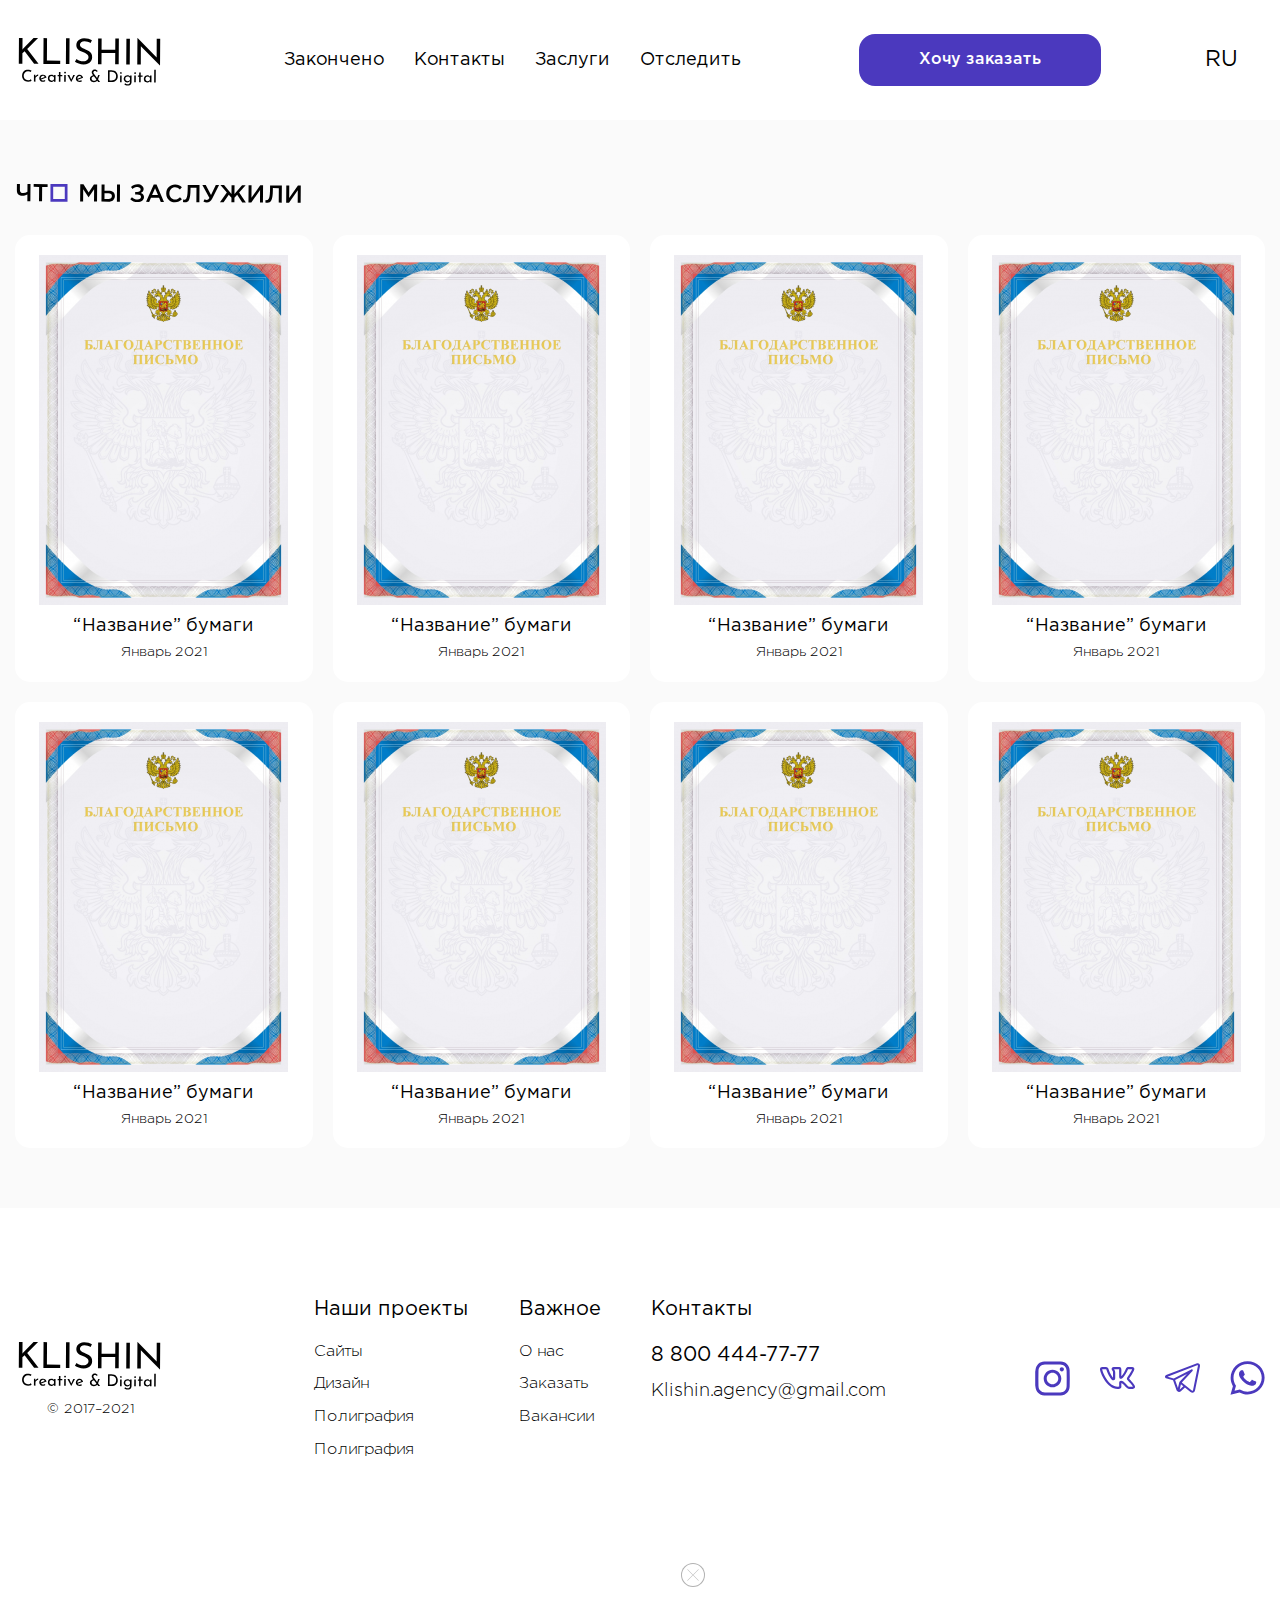
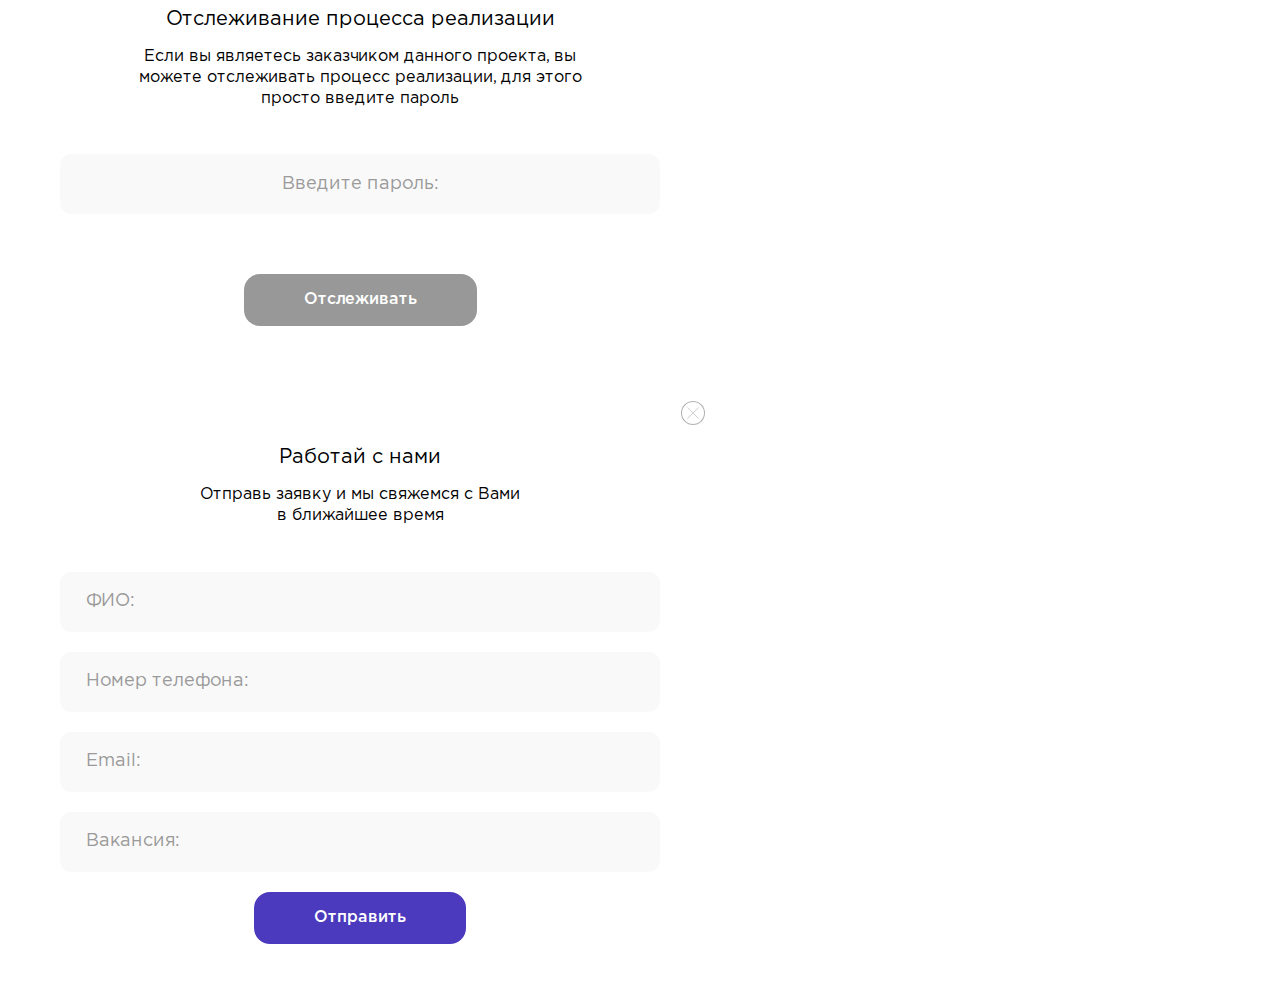
<file: sertificate.html>
<!DOCTYPE html>
<html lang="ru">
<head>
	<meta charset="UTF-8">
	<link rel="stylesheet" href="assets/css/style.min.css">
	
	<!-- Useful meta tags -->
	<meta http-equiv="x-ua-compatible" content="ie=edge">
	<meta name="viewport" content="width=device-width, initial-scale=1, shrink-to-fit=no">
	<meta name="robots" content="index, follow">
	<meta name="google" content="notranslate">
	<meta name="format-detection" content="telephone=no">
	<meta name="description" content="">
	
	<title>Сертификаты</title>
</head>
<body>

	<div class="page">
		<header class="header" id="header">
			<div class="container">
				<div class="header__inner">
		
						<a class="header__logo" href="index.html">
							<img src="assets/images/logo.svg" alt="Логотип">
						</a>
		
						<div class="header__menu">
							<nav class="header__nav" id="header__nav">
								<a class="header__link" href="portfolio.html">Закончено</a>
								<a class="header__link" href="contacts.html">Контакты</a>
								<a class="header__link" href="sertificate.html">Заслуги</a>
								<a class="header__link open-modal" data-modal="#follow">Отследить</a>
							</nav>
						</div>
		
						<div class="header__order">
							<a class="btn header__order-btn" href="order.html">
								 <span>Хочу <b>заказать</b></span>
							</a>
						</div>
		
						<ul class="lang">
							<li class="lang__item">
								<a data-lang="ru">Ru</a>
							</li>
						</ul>
		
				</div>
			</div>
		</header>

		<main>
			
			<section class="default section-grey section-full">
				<div class="container container--min">
			
					<h3 class="title title--visible">
						<img src="assets/images/title/title-4.svg" alt="Что мы заслужили">
					</h3>
			
					<div class="sertificate">
						<div class="sertificates__item">
							<a class="sertificates__link" data-fancybox="gallery" href="assets/images/sertificate.png">
								<div class="sertificates__img">
									<img src="assets/images/sertificate.png" alt="Работа">
								</div>
							</a>
							<span class="sertificates__item-name">
								“Название” бумаги
							</span>
							<span class="sertificates__item-date">
								Январь 2021
							</span>
						</div>
						<div class="sertificates__item">
							<a class="sertificates__link" data-fancybox="gallery" href="assets/images/sertificate.png">
								<div class="sertificates__img">
									<img src="assets/images/sertificate.png" alt="Работа">
								</div>
							</a>
							<span class="sertificates__item-name">
								“Название” бумаги
							</span>
							<span class="sertificates__item-date">
								Январь 2021
							</span>
						</div>
						<div class="sertificates__item">
							<a class="sertificates__link" data-fancybox="gallery" href="assets/images/sertificate.png">
								<div class="sertificates__img">
									<img src="assets/images/sertificate.png" alt="Работа">
								</div>
							</a>
							<span class="sertificates__item-name">
								“Название” бумаги
							</span>
							<span class="sertificates__item-date">
								Январь 2021
							</span>
						</div>
						<div class="sertificates__item">
							<a class="sertificates__link" data-fancybox="gallery" href="assets/images/sertificate.png">
								<div class="sertificates__img">
									<img src="assets/images/sertificate.png" alt="Работа">
								</div>
							</a>
							<span class="sertificates__item-name">
								“Название” бумаги
							</span>
							<span class="sertificates__item-date">
								Январь 2021
							</span>
						</div>
						<div class="sertificates__item">
							<a class="sertificates__link" data-fancybox="gallery" href="assets/images/sertificate.png">
								<div class="sertificates__img">
									<img src="assets/images/sertificate.png" alt="Работа">
								</div>
							</a>
							<span class="sertificates__item-name">
								“Название” бумаги
							</span>
							<span class="sertificates__item-date">
								Январь 2021
							</span>
						</div>
						<div class="sertificates__item">
							<a class="sertificates__link" data-fancybox="gallery" href="assets/images/sertificate.png">
								<div class="sertificates__img">
									<img src="assets/images/sertificate.png" alt="Работа">
								</div>
							</a>
							<span class="sertificates__item-name">
								“Название” бумаги
							</span>
							<span class="sertificates__item-date">
								Январь 2021
							</span>
						</div>
						<div class="sertificates__item">
							<a class="sertificates__link" data-fancybox="gallery" href="assets/images/sertificate.png">
								<div class="sertificates__img">
									<img src="assets/images/sertificate.png" alt="Работа">
								</div>
							</a>
							<span class="sertificates__item-name">
								“Название” бумаги
							</span>
							<span class="sertificates__item-date">
								Январь 2021
							</span>
						</div>
						<div class="sertificates__item">
							<a class="sertificates__link" data-fancybox="gallery" href="assets/images/sertificate.png">
								<div class="sertificates__img">
									<img src="assets/images/sertificate.png" alt="Работа">
								</div>
							</a>
							<span class="sertificates__item-name">
								“Название” бумаги
							</span>
							<span class="sertificates__item-date">
								Январь 2021
							</span>
						</div>
					</div>
			
				</div>
			</section> 
		</main>

		<footer class="footer--white">
			<div class="container">
				
				<div class="footer">
					<div class="footer__box">
						<a class="footer__logo" href="index.html">
							<img src="assets/images/logo.svg" alt="Логотип">
						</a>
						<span class="footer__copy">
							© 2017–2021
						</span>
					</div>
		
					<div class="footer__info">
						<ul class="footer__link">
							<li class="footer__link-title">
								<span>
									Наши проекты
								</span>
								<img src="assets/images/svg/arrow.svg" alt="arrow">
							</li>
							<li class="footer__link--hidden-mobile">
								<ul class="footer__link-mobile">
									<li class="footer__link-item">
										<a href="">
											Сайты
										</a>
									</li>
									<li class="footer__link-item">
										<a href="">
											Дизайн
										</a>
									</li>
									<li class="footer__link-item">
										<a href="">
											Полиграфия
										</a>
									</li>
									<li class="footer__link-item">
										<a href="">
											Полиграфия
										</a>
									</li>
								</ul>
							</li>
						</ul>
						<ul class="footer__link">
							<li class="footer__link-title">
								<span>
									Важное
								</span>
								<img src="assets/images/svg/arrow.svg" alt="arrow">
							</li>
							<li class="footer__link--hidden-mobile">
								<ul class="footer__link-mobile">
									<li class="footer__link-item">
										<a href="">
											О нас
										</a>
									</li>
									<li class="footer__link-item">
										<a href="">
											Заказать
										</a>
									</li>
									<li class="footer__link-item">
										<a href="">
											Вакансии
										</a>
									</li>
								</ul>
							</li>
						</ul>
						<ul class="footer__link">
							<li class="footer__link-title">
								<span>
									Контакты
								</span>
								<img src="assets/images/svg/arrow.svg" alt="arrow">
							</li>
							<li class="footer__link--hidden-mobile">
								<ul class="footer__link-mobile">
									<li class="footer__link-item">
										<a class="footer__link-phone" href="tel:88004447777">
											8 800 444-77-77
										</a>
									</li>
									<li class="footer__link-item">
										<a class="footer__link-email" href="mailto:Klishin.agency@gmail.com">
											Klishin.agency@gmail.com
										</a>
									</li>
								</ul>
							</li>
						</ul>
					</div>
		
					<div class="footer__social">
						<a href="" class="footer__social-item footer__social-item--instagram">
							<svg width="49" height="49" viewBox="0 0 49 49" fill="none" xmlns="http://www.w3.org/2000/svg">
								<path d="M0.300537 15.1613C0.460915 14.0286 0.583107 12.8895 0.786957 11.7651C1.9425 5.39644 6.45128 1.06331 12.8981 0.841248C20.6603 0.574539 28.4459 0.56044 36.2069 0.840073C43.2235 1.09268 48.3051 6.28821 48.5242 13.3072C48.7575 20.7604 48.7575 28.2317 48.5242 35.6849C48.3051 42.7039 43.2253 47.8988 36.2075 48.152C28.4465 48.4323 20.6591 48.4393 12.8987 48.1479C5.88085 47.8841 1.02958 42.6769 0.560196 35.6473C0.519661 35.0393 0.389244 34.4365 0.300537 33.8314C0.300537 27.6078 0.300537 21.3843 0.300537 15.1613ZM24.5064 43.9922C28.0582 43.9922 31.6135 44.0985 35.1606 43.9675C40.7221 43.7613 44.1429 40.4422 44.2728 34.8859C44.4337 27.9627 44.4337 21.03 44.2728 14.1062C44.1429 8.55112 40.7198 5.1544 35.1606 5.03632C28.1046 4.88711 21.0409 4.88828 13.9849 5.03632C8.46804 5.15205 5.03725 8.48003 4.88745 13.974C4.69711 20.9848 4.69711 28.0079 4.88745 35.0187C5.03725 40.5121 8.46804 43.7631 13.9855 43.9675C17.488 44.0979 20.9992 43.9922 24.5064 43.9922Z" fill="#4B39BE"/>
								<path d="M24.5 12.1675C17.6889 12.1675 12.1667 17.689 12.1667 24.5001C12.1667 31.3117 17.6889 36.8333 24.5 36.8333C31.3116 36.8333 36.8332 31.3117 36.8332 24.5001C36.8332 17.689 31.3116 12.1675 24.5 12.1675ZM24.5 32.5871C20.0335 32.5871 16.4129 28.9666 16.4129 24.5001C16.4129 20.0336 20.0335 16.4131 24.5 16.4131C28.9664 16.4131 32.587 20.0336 32.587 24.5001C32.587 28.9666 28.9664 32.5871 24.5 32.5871Z" fill="#4B39BE"/>
								<path d="M40.4873 11.6048C40.4873 13.225 39.1737 14.5386 37.5535 14.5386C35.9333 14.5386 34.6191 13.225 34.6191 11.6048C34.6191 9.98398 35.9333 8.67041 37.5535 8.67041C39.1737 8.67041 40.4873 9.98398 40.4873 11.6048Z" fill="#4B39BE"/>
							</svg>
						</a>
						<a href="" class="footer__social-item footer__social-item--vk">
							<svg width="60" height="38" viewBox="0 0 60 38" fill="none" xmlns="http://www.w3.org/2000/svg">
								<path d="M30.3625 37.75C39.0425 37.75 35.9475 32.255 36.6175 30.675C36.6075 29.495 36.5975 28.36 36.6375 27.67C37.1875 27.825 38.485 28.4825 41.165 31.0875C45.3025 35.2625 46.36 37.75 49.7025 37.75H55.855C57.805 37.75 58.82 36.9425 59.3275 36.265C59.8175 35.61 60.2975 34.46 59.7725 32.67C58.4 28.36 50.395 20.9175 49.8975 20.1325C49.9725 19.9875 50.0925 19.795 50.155 19.695H50.15C51.73 17.6075 57.76 8.5725 58.6475 4.9575C58.65 4.9525 58.6525 4.945 58.6525 4.9375C59.1325 3.2875 58.6925 2.2175 58.2375 1.6125C57.5525 0.7075 56.4625 0.25 54.99 0.25H48.8375C46.7775 0.25 45.215 1.2875 44.425 3.18C43.1025 6.5425 39.3875 13.4575 36.6025 15.905C36.5175 12.4375 36.575 9.79 36.62 7.8225C36.71 3.985 37 0.25 33.0175 0.25H23.3475C20.8525 0.25 18.465 2.975 21.05 6.21C23.31 9.045 21.8625 10.625 22.35 18.49C20.45 16.4525 17.07 10.95 14.68 3.9175C14.01 2.015 12.995 0.2525 10.1375 0.2525H3.985C1.49 0.2525 0 1.6125 0 3.89C0 9.005 11.3225 37.75 30.3625 37.75ZM10.1375 4.0025C10.68 4.0025 10.735 4.0025 11.1375 5.145C13.585 12.3525 19.075 23.0175 23.085 23.0175C26.0975 23.0175 26.0975 19.93 26.0975 18.7675L26.095 9.5125C25.93 6.45 24.815 4.925 24.0825 4L32.8525 4.01C32.8575 4.0525 32.8025 14.2475 32.8775 16.7175C32.8775 20.225 35.6625 22.235 40.01 17.835C44.5975 12.6575 47.77 4.9175 47.8975 4.6025C48.085 4.1525 48.2475 4 48.8375 4H54.99H55.015C55.0125 4.0075 55.0125 4.015 55.01 4.0225C54.4475 6.6475 48.895 15.0125 47.0375 17.61C47.0075 17.65 46.98 17.6925 46.9525 17.735C46.135 19.07 45.47 20.545 47.065 22.62H47.0675C47.2125 22.795 47.59 23.205 48.14 23.775C49.85 25.54 55.715 31.575 56.235 33.975C55.89 34.03 55.515 33.99 49.7025 34.0025C48.465 34.0025 47.4975 32.1525 43.805 28.4275C40.485 25.1975 38.33 23.8775 36.3675 23.8775C32.5575 23.8775 32.835 26.97 32.87 30.71C32.8825 34.765 32.8575 33.4825 32.885 33.7375C32.6625 33.825 32.025 34 30.3625 34C14.5 34 4.17 8.8225 3.7725 4.01C3.91 3.9975 5.8025 4.005 10.1375 4.0025Z" fill="#4B39BE"/>
							</svg>
						</a>
						<a href="" class="footer__social-item footer__social-item--telegram">
							<svg width="56" height="48" viewBox="0 0 56 48" fill="none" xmlns="http://www.w3.org/2000/svg">
								<path d="M55.1353 1.56274C54.4513 0.726196 53.4268 0.265625 52.2501 0.265625C51.6106 0.265625 50.9329 0.400208 50.2365 0.666382L2.83358 18.7615C0.317959 19.7216 -0.0208471 21.1622 0.000942383 21.9355C0.0227319 22.7089 0.442715 24.1282 3.00875 24.9446C3.02414 24.9493 3.03952 24.954 3.0549 24.9583L12.8875 27.7722L18.205 42.9778C18.9301 45.0508 20.5575 46.3386 22.4527 46.3386C23.6477 46.3386 24.8231 45.8378 25.8519 44.8911L31.9337 39.2911L40.7551 46.3941C40.7559 46.395 40.7572 46.3954 40.7581 46.3962L40.8418 46.4637C40.8495 46.4697 40.8576 46.4761 40.8653 46.4821C41.8458 47.2426 42.9161 47.6442 43.9616 47.6447H43.962C46.0047 47.6447 47.6312 46.1326 48.105 43.793L55.8719 5.44171C56.1838 3.90234 55.9223 2.5249 55.1353 1.56274ZM16.1769 27.2377L35.1471 17.5464L23.335 30.0977C23.1414 30.3032 23.0043 30.5548 22.9368 30.8287L20.6591 40.0546L16.1769 27.2377ZM23.6289 42.4771C23.5503 42.5493 23.4713 42.6138 23.3922 42.6732L25.5054 34.1146L29.3493 37.21L23.6289 42.4771ZM52.656 4.79016L44.8891 43.1419C44.8144 43.5089 44.5755 44.363 43.9616 44.363C43.6582 44.363 43.2771 44.1976 42.887 43.8973L32.8912 35.8488C32.8899 35.8475 32.8882 35.8463 32.8865 35.8454L26.9388 31.056L44.0205 12.9053C44.5674 12.3242 44.617 11.4343 44.138 10.796C43.6587 10.1577 42.7901 9.95685 42.0796 10.32L13.9847 24.6729L4.01834 21.8215L51.4068 3.73187C51.8071 3.57892 52.0865 3.54688 52.2501 3.54688C52.3505 3.54688 52.5291 3.55884 52.5954 3.64044C52.6825 3.74683 52.7936 4.10956 52.656 4.79016Z" fill="#4B39BE"/>
							</svg>
						</a>
						<a href="" class="footer__social-item footer__social-item--whatsapp">
							<svg width="45" height="44" viewBox="0 0 45 44" fill="none" xmlns="http://www.w3.org/2000/svg">
								<path fill-rule="evenodd" clip-rule="evenodd" d="M38.0863 6.68217C33.9641 2.64288 28.4818 0.417408 22.6413 0.415039C10.6064 0.415039 0.811766 10.001 0.806925 21.783C0.805311 25.5494 1.81059 29.2259 3.72139 32.4666L0.623779 43.54L12.1985 40.5683C15.3878 42.2711 18.9784 43.1684 22.6324 43.1694H22.6416C34.6751 43.1694 44.4709 33.5826 44.4754 21.8001C44.4779 16.09 42.2088 10.7212 38.0863 6.68217ZM22.6413 39.5605H22.6338C19.3775 39.5592 16.1839 38.7027 13.3972 37.0847L12.7348 36.6996L5.86615 38.4632L7.69949 31.9089L7.26785 31.2369C5.45118 28.4089 4.49189 25.1403 4.4935 21.7843C4.49727 11.9915 12.6385 4.02423 22.6486 4.02423C27.4959 4.02581 32.0525 5.87568 35.4787 9.23297C38.905 12.5903 40.7907 17.0528 40.7891 21.7988C40.7848 31.5925 32.6441 39.5605 22.6413 39.5605ZM32.5957 26.2579C32.0503 25.9905 29.3679 24.6992 28.8677 24.5207C28.368 24.3425 28.0039 24.2538 27.6406 24.7881C27.2767 25.3225 26.2313 26.5254 25.9129 26.8815C25.5945 27.2379 25.2766 27.2826 24.7309 27.0152C24.1853 26.748 22.4275 26.184 20.3435 24.3649C18.7218 22.9491 17.627 21.2005 17.3086 20.6662C16.9907 20.1314 17.3059 19.8702 17.5479 19.5765C18.1385 18.8587 18.7299 18.1062 18.9117 17.7501C19.0938 17.3937 19.0026 17.0818 18.866 16.8146C18.7299 16.5474 17.6388 13.9192 17.1843 12.8498C16.7411 11.8091 16.2917 11.9496 15.9566 11.9333C15.6388 11.9178 15.2749 11.9146 14.911 11.9146C14.5474 11.9146 13.9563 12.048 13.4561 12.5829C12.9561 13.1175 11.5469 14.4091 11.5469 17.0373C11.5469 19.6655 13.5018 22.2044 13.7745 22.5608C14.0472 22.9172 17.6216 28.3105 23.0942 30.6231C24.3959 31.1737 25.4119 31.5019 26.2044 31.748C27.5115 32.1544 28.7004 32.0971 29.6406 31.9597C30.689 31.8062 32.8681 30.6678 33.3232 29.4207C33.7777 28.1733 33.7777 27.1044 33.6411 26.8815C33.505 26.6588 33.1411 26.5253 32.5957 26.2579Z" fill="#4B39BE"/>
							</svg>
						</a>
					</div>
				</div>
		
			</div>
		</footer>
		
		<div class="modal" id="follow">
			<a class="modal__close" data-modal="#follow"><img src="assets/images/svg/close.svg" alt="Закрыть"></a>
			<div class="modal__content">
				<p class="modal__title">Отслеживание процесса реализации</p>
				<p class="modal__subtitle">Если вы являетесь заказчиком данного проекта, вы<br> можете отслеживать процесс реализации, для этого<br> просто введите пароль</p>
				<form class="modal__form" id="form-follow">
					<div class="modal__form-item">
						<input class="modal__input input-password" autocomplete="off" name="password" type="password" required placeholder ="Введите пароль:">
						<span class="form-error">
							Пароль введен неверно, попробуйте еще раз
						</span>
					</div>
					<div class="modal__bottom">
						<button class="btn modal__btn disabled" type="submit">Отслеживать</button>
					</div>
				</form>
			</div>	
		</div>
		
		<div class="modal" id="vacancy">
			<div class="massage">
				<img src="assets/images/svg/good.svg" alt="Сообщение">
				<p class="massage__info">
					Ваша заявка принята!
				</p>
				<p class="massage__info-text ">
					В ближайшее время с Вами свяжется специалист!
				</p>
			</div>
			<a class="modal__close" data-modal="#vacancy"><img src="assets/images/svg/close.svg" alt="Закрыть"></a>
			<div class="modal__content">
				<p class="modal__title">Работай с нами</p>
				<p class="modal__subtitle">Отправь заявку и мы свяжемся с Вами<br> в ближайшее время</p>
				<form class="modal__form" id="form-vacancy">
					<div class="modal__form-items">
						<input class="modal__input" name="name" type="text" required placeholder ="ФИО:">
					</div>
					<div class="modal__form-items">
						<input class="modal__input" name="phone" type="tel" required placeholder ="Номер телефона:">
					</div>
					<div class="modal__form-items">
						<input class="modal__input" name="name" type="text" required placeholder ="Email:">
					</div>
					<div class="modal__form-items">
						<input class="modal__input input-vacancy" name="vacancy" type="text" readonly="" required placeholder ="Вакансия:">
					</div>
					<div class="modal__bottom">
						<button class="btn" type="submit">Отправить</button>
					</div>
				</form>
			</div>	
		</div>
	</div>

	<script src="assets/js/plugins/jquery/libs.min.js"></script>
	<script src="assets/js/plugins/maskedinput/jquery.maskedinput.min.js"></script>
	<script src="assets/js/plugins/isotope/isotope.pkgd.min.js"></script>
	<script src="assets/js/plugins/fankybox/jquery.fancybox.min.js"></script>
	<script src="assets/js/app.js"></script>

</body>
</html>
</file>
<file: assets/css/style.css>
@font-face {
	font-family: 'GothamPro';
	src: local("GothamPro Regular"), local("GothamPro-Regular"), url("../fonts/GothamPro-Regular.woff2") format("woff2");
	font-weight: 400;
	font-style: normal;
}

@font-face {
	font-family: 'GothamPro';
	src: local("GothamPro Light"), local("GothamPro-Light"), url("../fonts/GothamPro-Light.woff2") format("woff2");
	font-weight: 300;
	font-style: normal;
}

@font-face {
	font-family: 'GothamPro';
	src: local("GothamPro Medium"), local("GothamPro-Medium"), url("../fonts/GothamPro-Medium.woff2") format("woff2");
	font-weight: 500;
	font-style: normal;
}

@font-face {
	font-family: 'GothamPro';
	src: local("GothamPro Bold"), local("GothamPro-Bold"), url("../fonts/GothamPro-Bold.woff2") format("woff2");
	font-weight: 600;
	font-style: normal;
}

@font-face {
	font-family: 'IBMPlexMono';
	src: local("IBMPlexMono Bold"), local("IBMPlexMono-Bold"), url("../fonts/IBMPlexMono-Bold.woff2") format("woff2");
	font-weight: 600;
	font-style: normal;
}

/* http://meyerweb.com/eric/tools/css/reset/
   v2.0-modified | 20110126
   License: none (public domain)
   */
html, body, div, span, applet, object, iframe,
h1, h2, h3, h4, h5, h6, p, blockquote, pre,
a, abbr, acronym, address, big, cite, code,
del, dfn, em, img, ins, kbd, q, s, samp,
small, strike, strong, sub, sup, tt, var,
b, u, i, center,
dl, dt, dd, ol, ul, li,
fieldset, form, label, legend,
table, caption, tbody, tfoot, thead, tr, th, td,
article, aside, canvas, details, embed,
figure, figcaption, footer, header, hgroup,
menu, nav, output, ruby, section, summary,
time, mark, audio, video {
	margin: 0;
	padding: 0;
	border: 0;
	font-size: 100%;
	font: inherit;
	vertical-align: baseline;
}

/* make sure to set some focus styles for accessibility */
:focus {
	outline: 0;
}

/* HTML5 display-role reset for older browsers */
article, aside, details, figcaption, figure,
footer, header, hgroup, menu, nav, section {
	display: block;
}

body {
	line-height: 1;
}

ol, ul {
	list-style: none;
}

blockquote, q {
	quotes: none;
}

blockquote:before, blockquote:after,
q:before, q:after {
	content: '';
	content: none;
}

table {
	border-collapse: collapse;
	border-spacing: 0;
}

input[type=search]::-webkit-search-cancel-button,
input[type=search]::-webkit-search-decoration,
input[type=search]::-webkit-search-results-button,
input[type=search]::-webkit-search-results-decoration {
	-webkit-appearance: none;
	-moz-appearance: none;
}

input[type=search] {
	-webkit-appearance: none;
	-moz-appearance: none;
	box-sizing: content-box;
}

textarea {
	overflow: auto;
	vertical-align: top;
	resize: vertical;
}

/**
 * Correct `inline-block` display not defined in IE 6/7/8/9 and Firefox 3.
 */
audio,
canvas,
video {
	display: inline-block;
	*display: inline;
	*zoom: 1;
	max-width: 100%;
}

/**
 * Prevent modern browsers from displaying `audio` without controls.
 * Remove excess height in iOS 5 devices.
 */
audio:not([controls]) {
	display: none;
	height: 0;
}

/**
 * Address styling not present in IE 7/8/9, Firefox 3, and Safari 4.
 * Known issue: no IE 6 support.
 */
[hidden] {
	display: none;
}

/**
 * 1. Correct text resizing oddly in IE 6/7 when body `font-size` is set using
 *    `em` units.
 * 2. Prevent iOS text size adjust after orientation change, without disabling
 *    user zoom.
 */
html {
	font-size: 100%;
	/* 1 */
	-webkit-text-size-adjust: 100%;
	/* 2 */
	-ms-text-size-adjust: 100%;
	/* 2 */
}

/**
 * Address `outline` inconsistency between Chrome and other browsers.
 */
a:focus {
	outline: thin dotted;
}

/**
 * Improve readability when focused and also mouse hovered in all browsers.
 */
a:active,
a:hover {
	outline: 0;
}

/**
 * 1. Remove border when inside `a` element in IE 6/7/8/9 and Firefox 3.
 * 2. Improve image quality when scaled in IE 7.
 */
img {
	border: 0;
	/* 1 */
	-ms-interpolation-mode: bicubic;
	/* 2 */
}

/**
 * Address margin not present in IE 6/7/8/9, Safari 5, and Opera 11.
 */
figure {
	margin: 0;
}

/**
 * Correct margin displayed oddly in IE 6/7.
 */
form {
	margin: 0;
}

/**
 * Define consistent border, margin, and padding.
 */
fieldset {
	border: 1px solid #c0c0c0;
	margin: 0 2px;
	padding: 0.35em 0.625em 0.75em;
}

/**
 * 1. Correct color not being inherited in IE 6/7/8/9.
 * 2. Correct text not wrapping in Firefox 3.
 * 3. Correct alignment displayed oddly in IE 6/7.
 */
legend {
	border: 0;
	/* 1 */
	padding: 0;
	white-space: normal;
	/* 2 */
	*margin-left: -7px;
	/* 3 */
}

/**
 * 1. Correct font size not being inherited in all browsers.
 * 2. Address margins set differently in IE 6/7, Firefox 3+, Safari 5,
 *    and Chrome.
 * 3. Improve appearance and consistency in all browsers.
 */
button,
input,
select,
textarea {
	font-size: 100%;
	/* 1 */
	margin: 0;
	/* 2 */
	vertical-align: baseline;
	/* 3 */
	*vertical-align: middle;
	/* 3 */
}

/**
 * Address Firefox 3+ setting `line-height` on `input` using `!important` in
 * the UA stylesheet.
 */
button,
input {
	line-height: normal;
}

/**
 * Address inconsistent `text-transform` inheritance for `button` and `select`.
 * All other form control elements do not inherit `text-transform` values.
 * Correct `button` style inheritance in Chrome, Safari 5+, and IE 6+.
 * Correct `select` style inheritance in Firefox 4+ and Opera.
 */
button,
select {
	text-transform: none;
}

/**
 * 1. Avoid the WebKit bug in Android 4.0.* where (2) destroys native `audio`
 *    and `video` controls.
 * 2. Correct inability to style clickable `input` types in iOS.
 * 3. Improve usability and consistency of cursor style between image-type
 *    `input` and others.
 * 4. Remove inner spacing in IE 7 without affecting normal text inputs.
 *    Known issue: inner spacing remains in IE 6.
 */
button,
html input[type="button"],
input[type="reset"],
input[type="submit"] {
	-webkit-appearance: button;
	/* 2 */
	cursor: pointer;
	/* 3 */
	*overflow: visible;
	/* 4 */
}

/**
 * Re-set default cursor for disabled elements.
 */
button[disabled],
html input[disabled] {
	cursor: default;
}

/**
 * 1. Address box sizing set to content-box in IE 8/9.
 * 2. Remove excess padding in IE 8/9.
 * 3. Remove excess padding in IE 7.
 *    Known issue: excess padding remains in IE 6.
 */
input[type="checkbox"],
input[type="radio"] {
	box-sizing: border-box;
	/* 1 */
	padding: 0;
	/* 2 */
	*height: 13px;
	/* 3 */
	*width: 13px;
	/* 3 */
}

/**
 * 1. Address `appearance` set to `searchfield` in Safari 5 and Chrome.
 * 2. Address `box-sizing` set to `border-box` in Safari 5 and Chrome
 *    (include `-moz` to future-proof).
 */
input[type="search"] {
	-webkit-appearance: textfield;
	/* 1 */
	/* 2 */
	box-sizing: content-box;
}

/**
 * Remove inner padding and search cancel button in Safari 5 and Chrome
 * on OS X.
 */
input[type="search"]::-webkit-search-cancel-button,
input[type="search"]::-webkit-search-decoration {
	-webkit-appearance: none;
}

/**
 * Remove inner padding and border in Firefox 3+.
 */
button::-moz-focus-inner,
input::-moz-focus-inner {
	border: 0;
	padding: 0;
}

/**
 * 1. Remove default vertical scrollbar in IE 6/7/8/9.
 * 2. Improve readability and alignment in all browsers.
 */
textarea {
	overflow: auto;
	/* 1 */
	vertical-align: top;
	/* 2 */
}

/**
 * Remove most spacing between table cells.
 */
table {
	border-collapse: collapse;
	border-spacing: 0;
}

html,
button,
input,
select,
textarea {
	color: #222;
}

::-moz-selection {
	background: #b3d4fc;
	text-shadow: none;
}

::selection {
	background: #b3d4fc;
	text-shadow: none;
}

img {
	vertical-align: middle;
}

fieldset {
	border: 0;
	margin: 0;
	padding: 0;
}

textarea {
	resize: vertical;
}

.chromeframe {
	margin: 0.2em 0;
	background: #ccc;
	color: #000;
	padding: 0.2em 0;
}

body.compensate-for-scrollbar {
	overflow: hidden;
}

.fancybox-active {
	height: auto;
}

.fancybox-is-hidden {
	left: -9999px;
	margin: 0;
	position: absolute !important;
	top: -9999px;
	visibility: hidden;
}

.fancybox-container {
	-webkit-backface-visibility: hidden;
	height: 100%;
	left: 0;
	outline: none;
	position: fixed;
	-webkit-tap-highlight-color: transparent;
	top: 0;
	-ms-touch-action: manipulation;
	touch-action: manipulation;
	-webkit-transform: translateZ(0);
	transform: translateZ(0);
	width: 100%;
	z-index: 99992;
}

.fancybox-container * {
	box-sizing: border-box;
}

.fancybox-outer,
.fancybox-inner,
.fancybox-bg,
.fancybox-stage {
	bottom: 0;
	left: 0;
	position: absolute;
	right: 0;
	top: 0;
}

.fancybox-outer {
	-webkit-overflow-scrolling: touch;
	overflow-y: auto;
}

.fancybox-bg {
	background: #1e1e1e;
	opacity: 0;
	transition-duration: inherit;
	transition-property: opacity;
	transition-timing-function: cubic-bezier(0.47, 0, 0.74, 0.71);
}

.fancybox-is-open .fancybox-bg {
	opacity: .9;
	transition-timing-function: cubic-bezier(0.22, 0.61, 0.36, 1);
}

.fancybox-infobar,
.fancybox-toolbar,
.fancybox-caption,
.fancybox-navigation .fancybox-button {
	direction: ltr;
	opacity: 0;
	position: absolute;
	transition: opacity .25s ease, visibility 0s ease .25s;
	visibility: hidden;
	z-index: 99997;
}

.fancybox-show-infobar .fancybox-infobar,
.fancybox-show-toolbar .fancybox-toolbar,
.fancybox-show-caption .fancybox-caption,
.fancybox-show-nav .fancybox-navigation .fancybox-button {
	opacity: 1;
	transition: opacity .25s ease 0s, visibility 0s ease 0s;
	visibility: visible;
}

.fancybox-infobar {
	color: #ccc;
	font-size: 13px;
	-webkit-font-smoothing: subpixel-antialiased;
	height: 44px;
	left: 0;
	line-height: 44px;
	min-width: 44px;
	mix-blend-mode: difference;
	padding: 0 10px;
	pointer-events: none;
	top: 0;
	-webkit-touch-callout: none;
	-webkit-user-select: none;
	-moz-user-select: none;
	-ms-user-select: none;
	user-select: none;
}

.fancybox-toolbar {
	right: 0;
	top: 0;
}

.fancybox-stage {
	direction: ltr;
	overflow: visible;
	-webkit-transform: translateZ(0);
	transform: translateZ(0);
	z-index: 99994;
}

.fancybox-is-open .fancybox-stage {
	overflow: hidden;
}

.fancybox-slide {
	-webkit-backface-visibility: hidden;
	/* Using without prefix would break IE11 */
	display: none;
	height: 100%;
	left: 0;
	outline: none;
	overflow: auto;
	-webkit-overflow-scrolling: touch;
	padding: 44px;
	position: absolute;
	text-align: center;
	top: 0;
	transition-property: opacity, -webkit-transform;
	transition-property: transform, opacity;
	transition-property: transform, opacity, -webkit-transform;
	white-space: normal;
	width: 100%;
	z-index: 99994;
}

.fancybox-slide::before {
	content: '';
	display: inline-block;
	font-size: 0;
	height: 100%;
	vertical-align: middle;
	width: 0;
}

.fancybox-is-sliding .fancybox-slide,
.fancybox-slide--previous,
.fancybox-slide--current,
.fancybox-slide--next {
	display: block;
}

.fancybox-slide--image {
	overflow: hidden;
	padding: 44px 0;
}

.fancybox-slide--image::before {
	display: none;
}

.fancybox-slide--html {
	padding: 6px;
}

.fancybox-content {
	background: #fff;
	display: inline-block;
	margin: 0;
	max-width: 100%;
	overflow: auto;
	-webkit-overflow-scrolling: touch;
	padding: 44px;
	position: relative;
	text-align: left;
	vertical-align: middle;
}

.fancybox-slide--image .fancybox-content {
	-webkit-animation-timing-function: cubic-bezier(0.5, 0, 0.14, 1);
	animation-timing-function: cubic-bezier(0.5, 0, 0.14, 1);
	-webkit-backface-visibility: hidden;
	background: transparent;
	background-repeat: no-repeat;
	background-size: 100% 100%;
	left: 0;
	max-width: none;
	overflow: visible;
	padding: 0;
	position: absolute;
	top: 0;
	-webkit-transform-origin: top left;
	transform-origin: top left;
	transition-property: opacity, -webkit-transform;
	transition-property: transform, opacity;
	transition-property: transform, opacity, -webkit-transform;
	-webkit-user-select: none;
	-moz-user-select: none;
	-ms-user-select: none;
	user-select: none;
	z-index: 99995;
}

.fancybox-can-zoomOut .fancybox-content {
	cursor: -webkit-zoom-out;
	cursor: zoom-out;
}

.fancybox-can-zoomIn .fancybox-content {
	cursor: -webkit-zoom-in;
	cursor: zoom-in;
}

.fancybox-can-swipe .fancybox-content,
.fancybox-can-pan .fancybox-content {
	cursor: -webkit-grab;
	cursor: grab;
}

.fancybox-is-grabbing .fancybox-content {
	cursor: -webkit-grabbing;
	cursor: grabbing;
}

.fancybox-container [data-selectable='true'] {
	cursor: text;
}

.fancybox-image,
.fancybox-spaceball {
	background: transparent;
	border: 0;
	height: 100%;
	left: 0;
	margin: 0;
	max-height: none;
	max-width: none;
	padding: 0;
	position: absolute;
	top: 0;
	-webkit-user-select: none;
	-moz-user-select: none;
	-ms-user-select: none;
	user-select: none;
	width: 100%;
}

.fancybox-spaceball {
	z-index: 1;
}

.fancybox-slide--video .fancybox-content,
.fancybox-slide--map .fancybox-content,
.fancybox-slide--pdf .fancybox-content,
.fancybox-slide--iframe .fancybox-content {
	height: 100%;
	overflow: visible;
	padding: 0;
	width: 100%;
}

.fancybox-slide--video .fancybox-content {
	background: #000;
}

.fancybox-slide--map .fancybox-content {
	background: #e5e3df;
}

.fancybox-slide--iframe .fancybox-content {
	background: #fff;
}

.fancybox-video,
.fancybox-iframe {
	background: transparent;
	border: 0;
	display: block;
	height: 100%;
	margin: 0;
	overflow: hidden;
	padding: 0;
	width: 100%;
}

/* Fix iOS */
.fancybox-iframe {
	left: 0;
	position: absolute;
	top: 0;
}

.fancybox-error {
	background: #fff;
	cursor: default;
	max-width: 400px;
	padding: 40px;
	width: 100%;
}

.fancybox-error p {
	color: #444;
	font-size: 16px;
	line-height: 20px;
	margin: 0;
	padding: 0;
}

/* Buttons */
.fancybox-button {
	background: rgba(30, 30, 30, 0.6);
	border: 0;
	border-radius: 0;
	box-shadow: none;
	cursor: pointer;
	display: inline-block;
	height: 44px;
	margin: 0;
	padding: 10px;
	position: relative;
	transition: color .2s;
	vertical-align: top;
	visibility: inherit;
	width: 44px;
}

.fancybox-button,
.fancybox-button:visited,
.fancybox-button:link {
	color: #ccc;
}

.fancybox-button:hover {
	color: #fff;
}

.fancybox-button:focus {
	outline: none;
}

.fancybox-button.fancybox-focus {
	outline: 1px dotted;
}

.fancybox-button[disabled],
.fancybox-button[disabled]:hover {
	color: #888;
	cursor: default;
	outline: none;
}

/* Fix IE11 */
.fancybox-button div {
	height: 100%;
}

.fancybox-button svg {
	display: block;
	height: 100%;
	overflow: visible;
	position: relative;
	width: 100%;
}

.fancybox-button svg path {
	fill: currentColor;
	stroke-width: 0;
}

.fancybox-button--play svg:nth-child(2),
.fancybox-button--fsenter svg:nth-child(2) {
	display: none;
}

.fancybox-button--pause svg:nth-child(1),
.fancybox-button--fsexit svg:nth-child(1) {
	display: none;
}

.fancybox-progress {
	background: #ff5268;
	height: 2px;
	left: 0;
	position: absolute;
	right: 0;
	top: 0;
	-webkit-transform: scaleX(0);
	transform: scaleX(0);
	-webkit-transform-origin: 0;
	transform-origin: 0;
	transition-property: -webkit-transform;
	transition-property: transform;
	transition-property: transform, -webkit-transform;
	transition-timing-function: linear;
	z-index: 99998;
}

/* Close button on the top right corner of html content */
.fancybox-close-small {
	background: transparent;
	border: 0;
	border-radius: 0;
	color: #ccc;
	cursor: pointer;
	opacity: .8;
	padding: 8px;
	position: absolute;
	right: -12px;
	top: -44px;
	z-index: 401;
}

.fancybox-close-small:hover {
	color: #fff;
	opacity: 1;
}

.fancybox-slide--html .fancybox-close-small {
	color: currentColor;
	padding: 10px;
	right: 0;
	top: 0;
}

.fancybox-slide--image.fancybox-is-scaling .fancybox-content {
	overflow: hidden;
}

.fancybox-is-scaling .fancybox-close-small,
.fancybox-is-zoomable.fancybox-can-pan .fancybox-close-small {
	display: none;
}

/* Navigation arrows */
.fancybox-navigation .fancybox-button {
	background-clip: content-box;
	height: 100px;
	opacity: 0;
	position: absolute;
	top: calc(50% - 50px);
	width: 70px;
}

.fancybox-navigation .fancybox-button div {
	padding: 7px;
}

.fancybox-navigation .fancybox-button--arrow_left {
	left: 0;
	left: env(safe-area-inset-left);
	padding: 31px 26px 31px 6px;
}

.fancybox-navigation .fancybox-button--arrow_right {
	padding: 31px 6px 31px 26px;
	right: 0;
	right: env(safe-area-inset-right);
}

/* Caption */
.fancybox-caption {
	background: linear-gradient(to top, rgba(0, 0, 0, 0.85) 0%, rgba(0, 0, 0, 0.3) 50%, rgba(0, 0, 0, 0.15) 65%, rgba(0, 0, 0, 0.075) 75.5%, rgba(0, 0, 0, 0.037) 82.85%, rgba(0, 0, 0, 0.019) 88%, rgba(0, 0, 0, 0) 100%);
	bottom: 0;
	color: #eee;
	font-size: 14px;
	font-weight: 400;
	left: 0;
	line-height: 1.5;
	padding: 75px 44px 25px 44px;
	pointer-events: none;
	right: 0;
	text-align: center;
	z-index: 99996;
}

.fancybox-caption--separate {
	margin-top: -50px;
}

.fancybox-caption__body {
	max-height: 50vh;
	overflow: auto;
	pointer-events: all;
}

.fancybox-caption a,
.fancybox-caption a:link,
.fancybox-caption a:visited {
	color: #ccc;
	text-decoration: none;
}

.fancybox-caption a:hover {
	color: #fff;
	text-decoration: underline;
}

/* Loading indicator */
.fancybox-loading {
	-webkit-animation: fancybox-rotate 1s linear infinite;
	animation: fancybox-rotate 1s linear infinite;
	background: transparent;
	border: 4px solid #888;
	border-bottom-color: #fff;
	border-radius: 50%;
	height: 50px;
	left: 50%;
	margin: -25px 0 0 -25px;
	opacity: .7;
	padding: 0;
	position: absolute;
	top: 50%;
	width: 50px;
	z-index: 99999;
}

@-webkit-keyframes fancybox-rotate {
	100% {
		-webkit-transform: rotate(360deg);
		transform: rotate(360deg);
	}
}

@keyframes fancybox-rotate {
	100% {
		-webkit-transform: rotate(360deg);
		transform: rotate(360deg);
	}
}

/* Transition effects */
.fancybox-animated {
	transition-timing-function: cubic-bezier(0, 0, 0.25, 1);
}

/* transitionEffect: slide */
.fancybox-fx-slide.fancybox-slide--previous {
	opacity: 0;
	-webkit-transform: translate3d(-100%, 0, 0);
	transform: translate3d(-100%, 0, 0);
}

.fancybox-fx-slide.fancybox-slide--next {
	opacity: 0;
	-webkit-transform: translate3d(100%, 0, 0);
	transform: translate3d(100%, 0, 0);
}

.fancybox-fx-slide.fancybox-slide--current {
	opacity: 1;
	-webkit-transform: translate3d(0, 0, 0);
	transform: translate3d(0, 0, 0);
}

/* transitionEffect: fade */
.fancybox-fx-fade.fancybox-slide--previous,
.fancybox-fx-fade.fancybox-slide--next {
	opacity: 0;
	transition-timing-function: cubic-bezier(0.19, 1, 0.22, 1);
}

.fancybox-fx-fade.fancybox-slide--current {
	opacity: 1;
}

/* transitionEffect: zoom-in-out */
.fancybox-fx-zoom-in-out.fancybox-slide--previous {
	opacity: 0;
	-webkit-transform: scale3d(1.5, 1.5, 1.5);
	transform: scale3d(1.5, 1.5, 1.5);
}

.fancybox-fx-zoom-in-out.fancybox-slide--next {
	opacity: 0;
	-webkit-transform: scale3d(0.5, 0.5, 0.5);
	transform: scale3d(0.5, 0.5, 0.5);
}

.fancybox-fx-zoom-in-out.fancybox-slide--current {
	opacity: 1;
	-webkit-transform: scale3d(1, 1, 1);
	transform: scale3d(1, 1, 1);
}

/* transitionEffect: rotate */
.fancybox-fx-rotate.fancybox-slide--previous {
	opacity: 0;
	-webkit-transform: rotate(-360deg);
	transform: rotate(-360deg);
}

.fancybox-fx-rotate.fancybox-slide--next {
	opacity: 0;
	-webkit-transform: rotate(360deg);
	transform: rotate(360deg);
}

.fancybox-fx-rotate.fancybox-slide--current {
	opacity: 1;
	-webkit-transform: rotate(0deg);
	transform: rotate(0deg);
}

/* transitionEffect: circular */
.fancybox-fx-circular.fancybox-slide--previous {
	opacity: 0;
	-webkit-transform: scale3d(0, 0, 0) translate3d(-100%, 0, 0);
	transform: scale3d(0, 0, 0) translate3d(-100%, 0, 0);
}

.fancybox-fx-circular.fancybox-slide--next {
	opacity: 0;
	-webkit-transform: scale3d(0, 0, 0) translate3d(100%, 0, 0);
	transform: scale3d(0, 0, 0) translate3d(100%, 0, 0);
}

.fancybox-fx-circular.fancybox-slide--current {
	opacity: 1;
	-webkit-transform: scale3d(1, 1, 1) translate3d(0, 0, 0);
	transform: scale3d(1, 1, 1) translate3d(0, 0, 0);
}

/* transitionEffect: tube */
.fancybox-fx-tube.fancybox-slide--previous {
	-webkit-transform: translate3d(-100%, 0, 0) scale(0.1) skew(-10deg);
	transform: translate3d(-100%, 0, 0) scale(0.1) skew(-10deg);
}

.fancybox-fx-tube.fancybox-slide--next {
	-webkit-transform: translate3d(100%, 0, 0) scale(0.1) skew(10deg);
	transform: translate3d(100%, 0, 0) scale(0.1) skew(10deg);
}

.fancybox-fx-tube.fancybox-slide--current {
	-webkit-transform: translate3d(0, 0, 0) scale(1);
	transform: translate3d(0, 0, 0) scale(1);
}

/* Styling for Small-Screen Devices */
@media all and (max-height: 576px) {
	.fancybox-slide {
		padding-left: 6px;
		padding-right: 6px;
	}

	.fancybox-slide--image {
		padding: 6px 0;
	}

	.fancybox-close-small {
		right: -6px;
	}

	.fancybox-slide--image .fancybox-close-small {
		background: #4e4e4e;
		color: #f2f4f6;
		height: 36px;
		opacity: 1;
		padding: 6px;
		right: 0;
		top: 0;
		width: 36px;
	}

	.fancybox-caption {
		padding-left: 12px;
		padding-right: 12px;
	}
}

/* Share */
.fancybox-share {
	background: #f4f4f4;
	border-radius: 3px;
	max-width: 90%;
	padding: 30px;
	text-align: center;
}

.fancybox-share h1 {
	color: #222;
	font-size: 35px;
	font-weight: 700;
	margin: 0 0 20px 0;
}

.fancybox-share p {
	margin: 0;
	padding: 0;
}

.fancybox-share__button {
	border: 0;
	border-radius: 3px;
	display: inline-block;
	font-size: 14px;
	font-weight: 700;
	line-height: 40px;
	margin: 0 5px 10px 5px;
	min-width: 130px;
	padding: 0 15px;
	text-decoration: none;
	transition: all .2s;
	-webkit-user-select: none;
	-moz-user-select: none;
	-ms-user-select: none;
	user-select: none;
	white-space: nowrap;
}

.fancybox-share__button:visited,
.fancybox-share__button:link {
	color: #fff;
}

.fancybox-share__button:hover {
	text-decoration: none;
}

.fancybox-share__button--fb {
	background: #3b5998;
}

.fancybox-share__button--fb:hover {
	background: #344e86;
}

.fancybox-share__button--pt {
	background: #bd081d;
}

.fancybox-share__button--pt:hover {
	background: #aa0719;
}

.fancybox-share__button--tw {
	background: #1da1f2;
}

.fancybox-share__button--tw:hover {
	background: #0d95e8;
}

.fancybox-share__button svg {
	height: 25px;
	margin-right: 7px;
	position: relative;
	top: -1px;
	vertical-align: middle;
	width: 25px;
}

.fancybox-share__button svg path {
	fill: #fff;
}

.fancybox-share__input {
	background: transparent;
	border: 0;
	border-bottom: 1px solid #d7d7d7;
	border-radius: 0;
	color: #5d5b5b;
	font-size: 14px;
	margin: 10px 0 0 0;
	outline: none;
	padding: 10px 15px;
	width: 100%;
}

/* Thumbs */
.fancybox-thumbs {
	background: #ddd;
	bottom: 0;
	display: none;
	margin: 0;
	-webkit-overflow-scrolling: touch;
	-ms-overflow-style: -ms-autohiding-scrollbar;
	padding: 2px 2px 4px 2px;
	position: absolute;
	right: 0;
	-webkit-tap-highlight-color: rgba(0, 0, 0, 0);
	top: 0;
	width: 212px;
	z-index: 99995;
}

.fancybox-thumbs-x {
	overflow-x: auto;
	overflow-y: hidden;
}

.fancybox-show-thumbs .fancybox-thumbs {
	display: block;
}

.fancybox-show-thumbs .fancybox-inner {
	right: 212px;
}

.fancybox-thumbs__list {
	font-size: 0;
	height: 100%;
	list-style: none;
	margin: 0;
	overflow-x: hidden;
	overflow-y: auto;
	padding: 0;
	position: absolute;
	position: relative;
	white-space: nowrap;
	width: 100%;
}

.fancybox-thumbs-x .fancybox-thumbs__list {
	overflow: hidden;
}

.fancybox-thumbs-y .fancybox-thumbs__list::-webkit-scrollbar {
	width: 7px;
}

.fancybox-thumbs-y .fancybox-thumbs__list::-webkit-scrollbar-track {
	background: #fff;
	border-radius: 10px;
	box-shadow: inset 0 0 6px rgba(0, 0, 0, 0.3);
}

.fancybox-thumbs-y .fancybox-thumbs__list::-webkit-scrollbar-thumb {
	background: #2a2a2a;
	border-radius: 10px;
}

.fancybox-thumbs__list a {
	-webkit-backface-visibility: hidden;
	backface-visibility: hidden;
	background-color: rgba(0, 0, 0, 0.1);
	background-position: center center;
	background-repeat: no-repeat;
	background-size: cover;
	cursor: pointer;
	float: left;
	height: 75px;
	margin: 2px;
	max-height: calc(100% - 8px);
	max-width: calc(50% - 4px);
	outline: none;
	overflow: hidden;
	padding: 0;
	position: relative;
	-webkit-tap-highlight-color: transparent;
	width: 100px;
}

.fancybox-thumbs__list a::before {
	border: 6px solid #ff5268;
	bottom: 0;
	content: '';
	left: 0;
	opacity: 0;
	position: absolute;
	right: 0;
	top: 0;
	transition: all 0.2s cubic-bezier(0.25, 0.46, 0.45, 0.94);
	z-index: 99991;
}

.fancybox-thumbs__list a:focus::before {
	opacity: .5;
}

.fancybox-thumbs__list a.fancybox-thumbs-active::before {
	opacity: 1;
}

/* Styling for Small-Screen Devices */
@media all and (max-width: 576px) {
	.fancybox-thumbs {
		width: 110px;
	}

	.fancybox-show-thumbs .fancybox-inner {
		right: 110px;
	}

	.fancybox-thumbs__list a {
		max-width: calc(100% - 10px);
	}
}

/*Style Default*/
html {
	font-size: 62.5%;
}

body {
	font-size: 1.4rem;
	color: #212121;
	font-family: 'GothamPro';
}

*, *:before, *:after {
	box-sizing: border-box;
	webkit-box-sizing: border-box;
}

button {
	cursor: pointer;
	background: transparent;
	border: none;
	padding: 0;
	outline: none;
	font-family: inherit;
}

input,
textarea {
	font-family: inherit;
}

h1, h2, h3, h4, h5, h6 {
	margin: 0;
}

img {
	max-width: 100%;
	height: auto;
}

p {
	margin: 0;
}

a {
	cursor: pointer;
	text-decoration: none;
}

ul {
	list-style: none;
	padding: 0;
	margin: 0;
}

input[type=file],
input[type=file]::-webkit-file-upload-button {
	cursor: pointer;
}

/*Style*/
.nonescroll {
	overflow: hidden;
}

.page {
	overflow: hidden;
	position: relative;
}

.default {
	padding: 60px 0px;
}

.container {
	max-width: 1685px;
	width: 100%;
	padding-right: 50px;
	padding-left: 50px;
	margin-right: auto;
	margin-left: auto;
}

.container--min {
	max-width: 1450px;
}

/*Media*/
@media (max-width: 1024px) {
	.default {
		padding: 15px 0px;
	}
}

.btn {
	padding: 16px 60px;
	display: -ms-flexbox;
	display: flex;
	-ms-flex-align: center;
	align-items: center;
	-ms-flex-pack: center;
	justify-content: center;
	position: relative;
	z-index: 1;
	background-color: #4B39BE;
	border-radius: 16px;
	border: none;
	text-decoration: none;
	font-family: inherit;
	color: #fff;
	font-size: 2rem;
	line-height: 2rem;
	font-weight: 500;
	text-align: center;
	cursor: pointer;
	transition: background-color 0.3s, color 0.3s;
}

.btn svg, .btn img {
	margin-left: 8px;
	transition: -webkit-transform 0.3s;
	transition: transform 0.3s;
	transition: transform 0.3s, -webkit-transform 0.3s;
	will-change: transform;
}

.btn:hover {
	background-color: #3c2d97;
}

@media (max-width: 1366px) {
	.btn {
		font-size: 1.6rem;
	}

	.btn svg, .btn img {
		max-width: 16px;
	}
}

.header {
	height: 115px;
	width: 100%;
	position: relative;
	display: -ms-flexbox;
	display: flex;
	-ms-flex-align: center;
	align-items: center;
}

.header__inner {
	height: 100%;
	display: -ms-flexbox;
	display: flex;
	-ms-flex-align: center;
	align-items: center;
	-ms-flex-pack: justify;
	justify-content: space-between;
}

.header__inner-item {
	display: -ms-flexbox;
	display: flex;
	-ms-flex-align: center;
	align-items: center;
}

.header__logo {
	display: -ms-flexbox;
	display: flex;
	-ms-flex-align: center;
	align-items: center;
}

.header__logo img {
	width: 195px;
}

.lang {
	position: relative;
	width: 70px;
	margin-left: 53px;
	display: flex;
	align-items: center;
}

.lang__item:not(:last-child) {
	margin-right: 10px;
}

.lang__item a {
	font-size: 12px;
	color: #4B39BE;
	line-height: 14px;
	text-transform: uppercase;
	font-weight: 500;
	transition: color 0.3s;
}

.lang__item a:hover{
	color: #4B39BE;
}

.lang__item a._active {
	color: #1B1B1B;
}

/*Menu*/
.header__menu {
	height: 100%;
	margin-right: 100px;
}

.header__nav {
	height: 100%;
	display: -ms-flexbox;
	display: flex;
	-ms-flex-align: center;
	align-items: center;
	font-size: 16px;
	color: #000000;
}

.header__link {
	height: 100%;
	display: -ms-flexbox;
	display: flex;
	-ms-flex-align: center;
	align-items: center;
	color: #000000;
	padding: 0 30px;
	position: relative;
	transition: color .3s;
	margin-right: 28px;
}

.header__link:last-child {
	margin-right: 0;
}

.header__link:hover {
	color: #4B39BE;
}

.header__link:after {
	content: '';
	position: absolute;
	bottom: -20px;
	left: 0;
	width: 100%;
	height: 2px;
	background: #4B39BE;
	opacity: 0;
	transition: all .3s;
}

.header__link:hover:after,
.header__link._active:after {
	opacity: 1;
}

.header__order-btn {
	padding: 15px 0;
	width: 230px;
	max-width: 100%;
	text-align: center;
	font-size: 16px;
	line-height: 18px;
	background: none;
	border: 2px solid #4B39BE;
	color: #262626;
}

.header__order-btn:hover {
	color: #fff;
}

.header__right {
	display: flex;
	align-items: center;
}

/*Media*/
@media (max-width: 1500px) {
	.header__menu {
		margin-right: 0px;
	}
}

@media (max-width: 1366px) {
	.header__logo img {
		width: 150px;
	}

	.header__link {
		padding: 0 15px;
	}

	.header__nav {
		font-size: 1.8rem;
	}

	.lang {
		width: 60px;
	}


	.header {
		height: 120px;
	}
}

@media (max-width: 1024px) {
	.header {
		height: 104px;
		padding-top: 20px;
		padding-bottom: 11px;
	}

	.header .container {
		height: 100%;
	}

	.header__logo {
		-ms-flex-order: 2;
		order: 2;
	}

	.header__order {
		-ms-flex-order: 1;
		order: 1;
	}

	.lang {
		-ms-flex-order: 3;
		order: 3;
	}

	.header__logo img {
		width: 100px;
	}

	.header__inner {
		-ms-flex-wrap: wrap;
		flex-wrap: wrap;
	}

	.header__menu {
		width: 100%;
		height: auto;
		-ms-flex-order: 4;
		order: 4;
		display: -ms-flexbox;
		display: flex;
		-ms-flex-align: center;
		align-items: center;
		-ms-flex-pack: center;
		justify-content: center;
		margin-top: 16px;
	}

	.header__nav {
		font-size: 1.4rem;
		overflow-x: auto;
		scrollbar-width: none;
		white-space: nowrap;
	}

	.header__nav::-webkit-scrollbar {
		width: 0px;
		background: rgba(255, 255, 255, 0);
	}

	.header__link {
		padding: 0 8px;
	}

	.header__order-btn {
		position: absolute;
		top: 20px;
		left: 0;
		border-radius: 0px 7px 7px 0px;
		height: 39px;
		padding: 11px 28px;
		font-size: 1.4rem;
		line-height: 1.3;
		font-weight: 400;
	}

	.header__order-btn b {
		display: none;
	}

	.lang {
		position: absolute;
		top: 26px;
		right: 15px;
		width: 50px;
	}

	.header__inner {
		-ms-flex-pack: center;
		justify-content: center;
	}
}

@media screen and (max-width: 992px) {
	.header__order-btn {
		padding: 11px 20px;
		width: auto;
	}
}

.section-header {
	display: -ms-flexbox;
	display: flex;
	-ms-flex-align: center;
	align-items: center;
	-ms-flex-pack: justify;
	justify-content: space-between;
	width: 100%;
}

.title {
	margin-bottom: 45px;
	font-size: 3.6rem;
	line-height: 1.3;
	color: #000;
	font-weight: 500;
	text-transform: uppercase;
	display: -ms-flexbox;
	display: flex;
	-ms-flex-align: center;
	align-items: center;
}

.title span {
	margin: 0 1px;
	display: -ms-flexbox;
	display: flex;
	-ms-flex-align: center;
	align-items: center;
	-ms-flex-pack: center;
	justify-content: center;
}

.link-all {
	font-size: 2.4rem;
	line-height: 1.2;
	color: #252525;
	margin-bottom: 45px;
	display: -ms-flexbox;
	display: flex;
	-ms-flex-align: center;
	align-items: center;
	-ms-flex-pack: center;
	justify-content: center;
	transition: color 0.3s;
}

.link-all img, .link-all svg {
	margin-left: 10px;
	transition: -webkit-transform 0.3s;
	transition: transform 0.3s;
	transition: transform 0.3s, -webkit-transform 0.3s;
	will-change: transform;
}

.link-all .link-icon-mobile {
	display: none;
	-ms-flex-align: center;
	align-items: center;
	-ms-flex-pack: center;
	justify-content: center;
}

.link-all .link-icon-pc {
	display: -ms-flexbox;
	display: flex;
	-ms-flex-align: center;
	align-items: center;
	-ms-flex-pack: center;
	justify-content: center;
}

.link-all:hover {
	color: #4B39BE;
}

.link-all:hover svg, .link-all:hover img {
	-webkit-transform: translateX(5px);
	transform: translateX(5px);
}

.section-grey {
	background-color: #FAFAFA;
}

.portfolio {
	display: grid;
	grid-template-columns: repeat(15, 1fr);
	gap: 20px;
}

.portfolio__item {
	grid-column: 3 span;
	position: relative;
	height: 457px;
	display: -ms-flexbox;
	display: flex;
}

.portfolio__item:hover .portfolio__item-content {
	-webkit-transform: translateY(0);
	transform: translateY(0);
}

.portfolio__item-wrapper {
	display: -ms-flexbox;
	display: flex;
	-ms-flex-direction: column;
	flex-direction: column;
	-ms-flex-align: start;
	align-items: flex-start;
	-ms-flex-pack: end;
	justify-content: flex-end;
	position: relative;
	background-color: #DAD5D1;
	height: 100%;
	width: 100%;
	border-radius: 6px;
	overflow: hidden;
}

/*.portfolio__item-wrapper:before {
    content: '';
    position: absolute;
    z-index: 1;
    bottom: 0;
    left: 0;
    width: 100%;
    height: 70%;
    background: linear-gradient(180deg, #000000 0%, rgba(0, 0, 0, 0) 95.78%);
    -webkit-transform: rotate(180deg);
    transform: rotate(180deg);
}*/

.section-masonry .portfolio__item-wrapper:before {
	content: '';
	position: absolute;
	z-index: 1;
	bottom: 0;
	left: 0;
	width: 100%;
	height: 70%;
	background: linear-gradient(180deg, #000000 0%, rgba(0, 0, 0, 0) 95.78%);
	-webkit-transform: rotate(180deg);
	transform: rotate(180deg);
}

.section-masonry .portfolio__item-title {
	color: #fff;
	font-size: 16px !important;
}

.portfolio__item-title._white {
	color: #fff;
}

.portfolio__item-tag {
	display: -ms-flexbox;
	display: flex;
	-ms-flex-align: center;
	align-items: center;
	position: absolute;
	right: 30px;
	top: -24px;
	z-index: 2;
}

.portfolio__item-tag img {
	max-width: 100%;
	height: auto;
}

.portfolio__item-bg {
	position: absolute;
	z-index: 0;
	top: 0;
	left: 0;
	width: 100%;
	height: 100%;
	display: -ms-flexbox;
	display: flex;
	-ms-flex-align: center;
	align-items: center;
	-ms-flex-pack: center;
	justify-content: center;
}

.portfolio__item-bg img {
	width: 100%;
	height: 100%;
	-o-object-fit: cover;
	object-fit: cover;
}

.portfolio__item-bg--custom img {
	height: auto;
	width: auto;
	max-width: 100%;
}

.portfolio__item-content {
	position: relative;
	z-index: 2;
	height: 100%;
	width: 100%;
	display: -ms-flexbox;
	display: flex;
	-ms-flex-direction: column;
	flex-direction: column;
	-ms-flex-align: start;
	align-items: flex-start;
	-ms-flex-pack: end;
	justify-content: flex-end;
	padding: 20px;
	padding-bottom: 0;
	-webkit-transform: translateY(75px);
	transform: translateY(75px);
	transition: -webkit-transform 0.3s;
	transition: transform 0.3s;
	transition: transform 0.3s, -webkit-transform 0.3s;
	will-change: transform;
}

.portfolio__item-title {
	position: relative;
	z-index: 2;
	font-size: 18px !important;
	line-height: 1.3;
	color: #434343;
	margin-bottom: 20px;
	font-weight: 100;
}

.portfolio__item-title span {
	font-weight: 600;
}

.portfolio__item-hidden {
	padding-bottom: 20px;
	width: 100%;
	height: 75px;
}

.portfolio__item-btn {
	width: 100%;
}

.portfolio__item-btn:hover svg, .portfolio__item-btn:hover img {
	-webkit-transform: translateX(5px);
	transform: translateX(5px);
}

.video {
	width: 100%;
	height: 865px;
	position: relative;
	background: linear-gradient(258.5deg, #07051E 7.78%, #0B1A09 98.79%);
}

.video video {
	position: absolute;
	top: 0;
	left: 0;
	height: 100%;
	width: 100%;
	-o-object-fit: cover;
	object-fit: cover;
}

.section-vacancy {
	background-image: url(../images/vacancy-bg.jpg);
	background-repeat: no-repeat;
	background-position: center;
	background-size: cover;
	padding: 33px 0 80px;
}

.vacancy {
	width: 100%;
}

.vacancy__title {
	font-size: 2.4rem;
	line-height: 1.2;
	font-weight: 400;
	color: rgba(255, 255, 255, 0.75);
	margin-bottom: 45px;
}

.vacancy__title span {
	color: #fff;
}

.vacancy__list {
	width: 100%;
	text-align: right;
}

.vacancy__list li + li {
	margin-top: 50px;
}

.vacancy__list-link {
	font-size: 4rem;
	line-height: 1.2;
	text-align: right;
	color: #FFFFFF;
	font-family: 'IBMPlexMono';
	font-weight: 600;
}

.vacancy__list-link:hover {
	text-decoration: underline;
}

.grid {
	padding: 8px;
	display: grid;
	grid-template-columns: repeat(12, 1fr);
	gap: 8px;
	max-width: 1920px;
	margin: auto;
}

.portfolio__item--col3 {
	grid-column: 3 span;
}

.portfolio__item--col6 {
	grid-column: 6 span;
}

.portfolio__item--minheight {
	height: 485px;
}

@media (max-width: 1700px) {
	.portfolio__item {
		height: 460px;
	}

	.portfolio__item-title {
		font-size: 2.2rem;
	}

	.video {
		height: 700px;
	}
}

@media (max-width: 1500px) {
	.portfolio__item {
		height: 400px;
	}

	.portfolio__item-title {
		font-size: 2rem;
	}

	.vacancy__list-link {
		font-size: 3rem;
	}

	.section-vacancy {
		height: 400px;
	}
}

@media (max-width: 1366px) {
	.title {
		font-size: 2.5rem;
		margin-bottom: 25px;
	}

	.title img {
		max-height: 30px;
		-o-object-fit: contain;
		object-fit: contain;
	}

	.portfolio__item-tag {
		top: -15px;
	}

	.portfolio__item-tag img {
		max-height: 15px;
	}

	.link-all {
		font-size: 1.7rem;
		margin-bottom: 25px;
	}

	.link-all img, .link-all svg {
		max-width: 35px;
	}

	.portfolio__item-title {
		font-size: 1.6rem;
		margin-bottom: 15px;
	}

	.portfolio__item {
		height: 360px;
	}

	.portfolio__item-content {
		padding: 10px;
		padding-bottom: 0;
	}

	.portfolio__item-hidden {
		padding-bottom: 10px;
	}

	.portfolio__item-wrapper {
		border-radius: 7px;
	}

	.portfolio__item-btn {
		padding: 16px;
	}

	.portfolio__item-btn svg {
		min-width: 15px;
	}

	.portfolio__item-hidden {
		height: 64px;
	}

	.portfolio__item-content {
		-webkit-transform: translateY(64px);
		transform: translateY(64px);
	}

	.video {
		height: 500px;
	}

	.vacancy__list-link {
		font-size: 2.5rem;
	}

	.vacancy__list li + li {
		margin-top: 30px;
	}

	.section-vacancy {
		height: 350px;
	}

	.vacancy__title {
		font-size: 2.2rem;
	}
}

@media (max-width: 1200px) {
	.portfolio__item {
		height: 400px;
	}
}

@media (max-width: 1024px) {
	/*Fix Mobile*/
	* {
		-webkit-tap-highlight-color: rgba(0, 0, 0, 0);
		-webkit-tap-highlight-color: transparent;
	}

	.section-circle-mobile {
		border-radius: 18px 18px 0px 0px;
		overflow: hidden;
	}

	.title {
		display: none;
	}

	.section-header {
		-ms-flex-pack: end;
		justify-content: flex-end;
	}

	.link-all {
		font-size: 1.3rem;
		margin-right: 10px;
	}

	.link-all .link-icon-pc {
		display: none;
	}

	.link-all .link-icon-mobile {
		display: -ms-flexbox;
		display: flex;
	}

	.portfolio__item-tag {
		top: -10px;
		right: 10px;
	}

	.portfolio__item-tag img {
		max-height: 10px;
	}

	.portfolio {
		gap: 16px 5px;
	}

	.portfolio__item-title {
		font-size: 1.3rem;
		margin-bottom: 10px;
	}

	.portfolio__item {
		height: 350px;
	}

	.portfolio__item-hidden {
		height: 0;
		padding: 0;
		margin: 0;
	}

	.portfolio__item-btn {
		padding: 0;
		margin: 0;
		font-size: 0;
		border: none;
		background-color: transparent;
		border-radius: 0;
		z-index: 2;
		position: absolute;
		top: 0;
		left: 0;
		width: 100%;
		height: 100%;
	}

	.portfolio__item-btn span {
		display: none;
	}

	.portfolio__item-btn svg {
		display: none;
	}

	.portfolio__item-btn:hover {
		background-color: transparent;
	}

	.portfolio__item-content {
		-webkit-transform: none;
		transform: none;
	}

	.portfolio__item-content:hover {
		-webkit-transform: none;
		transform: none;
	}

	.container--mobile {
		padding-left: 5px;
		padding-right: 5px;
	}

	.section-grey-mobile {
		background-color: #FAFAFA;
	}

	.video {
		height: auto;
		background: none;
		padding: 0 5px;
		overflow: hidden;
		border-radius: 7px;
		background-color: #FAFAFA;
	}

	.video video {
		width: 100%;
		height: auto;
		max-height: 100%;
		position: relative;
		border-radius: 7px;
	}

	.section-vacancy {
		height: 285px;
	}

	.vacancy__title {
		font-size: 1.8rem;
	}

	.vacancy__list-link {
		font-size: 1.8rem;
	}

	.vacancy {
		height: 100%;
		display: -ms-flexbox;
		display: flex;
		-ms-flex-direction: column;
		flex-direction: column;
		-ms-flex-pack: justify;
		justify-content: space-between;
	}

	.section-vacancy {
		padding-bottom: 40px;
	}

	.section-vacancy .container {
		height: 100%;
	}
}

@media (max-width: 990px) {
	.portfolio__item {
		height: 300px;
	}

	.portfolio__item-title {
		font-size: 1.2rem;
	}

	.portfolio__item-btn {
		font-size: 1.3rem;
	}
}

@media (max-width: 770px) {
	.portfolio {
		grid-template-columns: repeat(6, 1fr);
	}

	.portfolio__item {
		height: 245px;
		grid-column: 3 span;
	}

	.section-masonry {
		grid-template-columns: repeat(15, 1fr);
	}

	.portfolio__item-btn {
		font-size: 1.2rem;
	}

	.section-masonry .portfolio__item-title {
		font-size: 16px !important;
	}

	.portfolio__item-bg--custom img {
		max-width: 80%;
	}
}

@media (max-width: 575px) {
	.section-masonry {
        grid-template-columns: repeat(1, 1fr);
    }

    .portfolio__item--col3,
    .portfolio__item--col6 {
        grid-column: 12 span;
    }

	.portfolio__item--col6-mobile {
		grid-column: 12 span;
	}
}

.isotope-item {
	z-index: 2;
}

.isotope-hidden.isotope-item {
	pointer-events: none;
	z-index: 1;
}

.isotope,
.isotope .isotope-item {
	transition-duration: 0.8s;
}

.isotope {
	transition-property: height, width;
}

.isotope .isotope-item {
	transition-property: opacity, -webkit-transform;
	transition-property: transform, opacity;
	transition-property: transform, opacity, -webkit-transform;
}

.isotope.no-transition,
.isotope.no-transition .isotope-item,
.isotope .isotope-item.no-transition {
	transition-duration: 0s;
}

.isotope.infinite-scrolling {
	transition: none;
}

.section-works {
	position: relative;
}

.section-works:before {
	content: '';
	position: absolute;
	top: 0;
	left: 0;
	width: 100%;
	height: 700px;
	background-color: #FAFAFA;
}

.section-works-min:before {
	height: 580px;
}

.works {
	display: -ms-flexbox;
	display: flex;
	-ms-flex-direction: column;
	flex-direction: column;
	position: relative;
	z-index: 1;
}

.works__info {
	width: 100%;
	text-align: center;
}

.works__info-title {
	display: inline-block;
	text-align: center;
	width: 100%;
	font-size: 2.4rem;
	line-height: 1.3;
	color: #000000;
	margin-bottom: 16px;
}

.works__info-subtitle {
	font-size: 2.4rem;
	line-height: 1.3;
	color: #000000;
	font-weight: 300;
}

.works__category {
	display: -ms-flexbox;
	display: flex;
	-ms-flex-wrap: wrap;
	flex-wrap: wrap;
	-ms-flex-pack: justify;
	justify-content: space-between;
	max-width: 1300px;
	width: 100%;
	margin: auto;
	margin-bottom: 100px;
	margin-top: 70px;
}

.works__category-btn {
	background-color: #FFFFFF;
	border-radius: 11px;
	padding: 13px 33px;
	font-size: 1.6rem;
	line-height: 1.3;
	color: #000000;
	display: -ms-flexbox;
	display: flex;
	-ms-flex-align: center;
	align-items: center;
	-ms-flex-pack: center;
	justify-content: center;
	margin: 4px;
	margin-bottom: 16px;
	margin-top: 0;
	transition: color 0.3s, background-color 0.3s;
}

@media (min-width: 1024px) {
	.works__category-btn:hover {
		background-color: #4B39BE;
		color: #fff;
	}

	.works__category-btn:hover span {
		color: #DADADA;
	}
}

.works__category-btn.active {
	background-color: #4B39BE;
	color: #fff;
}

.works__category-btn.active span {
	color: #DADADA;
}

.works__category-btn--big {
	font-size: 2.4rem;
	padding: 23px 62px;
	border-radius: 15px;
	margin: 8px;
	margin-bottom: 16px;
	margin-top: 0;
}

.works__category-btn--big span {
	display: inline-block;
	margin-left: 7px;
	margin-top: 3px;
	font-size: 1.6rem;
	line-height: 1.2;
	color: #888888;
}

.works__content {
	display: grid;
	grid-template-columns: repeat(12, 1fr);
	gap: 20px;
	margin: 0 -10px;
	overflow: hidden;
}

.works__item {
	/* width: calc(25% - 20px); */
	width: 315px;
	margin: 10px;
}

@media (max-width: 1500px) {
	.works__info-title {
		font-size: 2.2rem;
	}

	.works__info-subtitle {
		font-size: 2.2rem;
	}

	.works__category {
		margin-top: 50px;
		margin-bottom: 30px;
	}

	.works__item{
		width: 272px;
		height: 410px;
	}

	.section-works-min:before {
		height: 480px;
	}
}

@media (max-width: 1366px) {
	.works__category-btn {
		margin-bottom: 8px;
	}

	.works__category-btn--big {
		font-size: 2rem;
		padding: 14px 75px;
		margin: 4px;
		margin-bottom: 8px;
	}

	.works__info-title {
		font-size: 2rem;
	}

	.works__info-subtitle {
		font-size: 2rem;
	}

	.works__category {
		margin-top: 40px;
		margin-bottom: 20px;
		white-space: nowrap;
		min-width: 1300px;
	}

	.works__category-wrapper {
		overflow-x: auto;
	}

	.works__item {
    	width: 237px;
    	height: 385px;
	}

	.section-works-min:before {
		height: 410px;
	}
}

@media (max-width: 1024px) {
	.works__info-title {
		font-size: 1.6rem;
	}

	.works__info-subtitle {
		font-size: 1.6rem;
	}

	.works__category {
		margin-top: 20px;
		margin-bottom: 0;
		min-width: 1150px;
	}

	.works__category-wrapper {
		scrollbar-width: none;
	}

	.works__category-wrapper::-webkit-scrollbar {
		width: 0px;
		background: rgba(255, 255, 255, 0);
	}

	.works__category-btn {
		font-size: 1.3rem;
	}

	.works__category-btn--big {
		font-size: 1.4rem;
	}

	.works__category-btn--big span {
		font-size: 1.4rem;
		margin-top: 0;
	}

	.works__item {
		/* width: calc(25% - 5px); */
		margin: 2.5px;
	}

	.works__content {
		margin: 0 -12.5px;
	}

	.section-works:before {
		height: 400px;
	}

	.section-works--none:before {
		display: none;
	}

	.section-works-min:before {
		height: 315px;
	}
}

@media (max-width: 770px) {
	.works__item {
		/* width: calc(50% - 5px); */
	}

	.works__info-title {
		font-size: 1.3rem;
	}

	.works__info-subtitle {
		font-size: 1.3rem;
	}

	.section-works-min:before {
		height: 305px;
	}
}

.sertificate {
	display: grid;
	grid-template-columns: repeat(12, 1fr);
	gap: 80px 20px;
}

.sertificates__item {
	grid-column: 3 span;
	background-color: #fff;
	border-radius: 15px;
	padding: 35px;
	text-align: center;
}

.sertificates__img {
	margin-bottom: 16px;
	max-width: 100%;
}

.sertificates__img img {
	max-width: 100%;
	height: auto;
}

.sertificates__item-name {
	font-size: 2.1rem;
	line-height: 1.3;
	color: #000000;
	width: 100%;
	display: inline-block;
	text-align: center;
	margin-bottom: 5px;
	transition: color 0.3s;
}

.sertificates__item:hover .sertificates__item-name {
	color: #4B39BE;
}

.sertificates__item-date {
	font-weight: 300;
	font-size: 1.6rem;
	line-height: 1.3;
	color: #000000;
}

@media (max-width: 1366px) {
	.sertificates__item-name {
		font-size: 1.8rem;
	}

	.sertificates__item-date {
		font-size: 1.4rem;
	}

	.sertificates__img {
		margin-bottom: 10px;
	}

	.sertificates__item {
		padding: 20px;
	}

	.sertificate {
		gap: 20px;
	}
}

@media (max-width: 1024px) {
	.title--visible {
		display: -ms-flexbox;
		display: flex;
		font-size: 1.6rem;
	}

	.title img {
		max-height: 20px;
	}

	.sertificates__item-name {
		font-size: 1.5rem;
	}

	.sertificates__item-date {
		font-size: 1.3rem;
	}
}

@media (max-width: 990px) {
	.sertificates__item {
		grid-column: 4 span;
	}
}

@media (max-width: 770px) {
	.title--visible {
		font-size: 1.4rem;
		margin-bottom: 20px;
	}

	.title svg {
		max-height: 11px;
		width: 13px;
	}

	.sertificate {
		gap: 10px;
	}

	.sertificates__item-name {
		font-size: 1.3rem;
	}

	.sertificates__item-date {
		font-size: 1.2rem;
	}
}

@media (max-width: 575px) {
	.sertificates__item {
		grid-column: 6 span;
		border-radius: 8px;
		padding: 15px;
	}
}

.section-order {
	position: relative;
	overflow: hidden;
}

.order-bg {
	position: absolute;
	width: 100%;
	height: 130%;
	top: 50%;
	-webkit-transform: translateY(-50%);
	transform: translateY(-50%);
	left: 0;
}

.order-bg img {
	width: 100%;
	height: 100%;
	-o-object-fit: cover;
	object-fit: cover;
	will-change: transform;
	-webkit-animation: scaleAnimation 30s linear;
	animation: scaleAnimation 30s linear;
	-webkit-transform: translateY(-10%);
	transform: translateY(-10%);
}

@-webkit-keyframes scaleAnimation {
	0% {
		-webkit-transform: translateY(-10%);
		transform: translateY(-10%);
	}

	50% {
		-webkit-transform: translateY(10%);
		transform: translateY(10%);
	}

	100% {
		-webkit-transform: translateY(-10%);
		transform: translateY(-10%);
	}
}

@keyframes scaleAnimation {
	0% {
		-webkit-transform: translateY(-10%);
		transform: translateY(-10%);
	}

	50% {
		-webkit-transform: translateY(10%);
		transform: translateY(10%);
	}

	100% {
		-webkit-transform: translateY(-10%);
		transform: translateY(-10%);
	}
}

.container--order {
	max-width: 1300px;
	position: relative;
}

.section-full {
	min-height: calc(100vh - 500px);
}

.order {
	padding: 50px 70px;
	background-color: #F3F3F3;
	width: 100%;
	position: relative;
}

.order__head {
	display: -ms-flexbox;
	display: flex;
	-ms-flex-align: start;
	align-items: flex-start;
	-ms-flex-pack: justify;
	justify-content: space-between;
	margin-bottom: 75px;
}

.order__head-text {
	max-width: 730px;
	margin-right: 30px;
}

.order__head-title {
	font-size: 2.4rem;
	line-height: 1.3;
	color: #000000;
	font-weight: 400;
	margin-bottom: 14px;
	display: inline-block;
}

.order__head-subtitle {
	display: inline-block;
	font-size: 2rem;
	line-height: 1.2;
	color: #000000;
	font-weight: 300;
}

.order__head-item {
	position: relative;
}

.order__head-hidden {
	display: -ms-flexbox;
	display: flex;
	-ms-flex-align: center;
	align-items: center;
	-ms-flex-pack: center;
	justify-content: center;
	position: absolute;
	width: 100%;
	height: 100%;
	background-color: #F3F3F3;
	visibility: hidden;
	opacity: 0;
	transition: visibility 0.3s, opacity 0.3s;
}

.order__head-hidden.active {
	visibility: visible;
	opacity: 1;
}

.order__head-logo {
	display: -ms-flexbox;
	display: flex;
	-ms-flex-align: center;
	align-items: center;
	-ms-flex-pack: center;
	justify-content: center;
}

.order__head-logo img {
	width: 195px;
}

.form__item-info {
	display: inline-block;
	margin-bottom: 35px;
	font-size: 1.7rem;
	color: #000;
	line-height: 1.3;
}

.form__item-info b {
	color: #F96565;
}

.form__option {
	display: -ms-flexbox;
	display: flex;
	-ms-flex-wrap: wrap;
	flex-wrap: wrap;
}

.form__option-label {
	display: -ms-flexbox;
	display: flex;
	margin-right: 7px;
	margin-bottom: 16px;
}

.form__option-label span {
	background-color: #FFFFFF;
	border-radius: 11px;
	padding: 13px 35px;
	display: -ms-flexbox;
	display: flex;
	-ms-flex-align: center;
	align-items: center;
	-ms-flex-pack: center;
	justify-content: center;
	text-align: center;
	font-size: 1.6rem;
	line-height: 1.2;
	color: #000000;
	cursor: pointer;
	transition: background-color 0.3s, color 0.3s;
}

@media (min-width: 1024px) {
	.form__option-label span:hover {
		background-color: #4B39BE;
		color: #fff;
	}
}

.form__option-input {
	display: none;
}

.form__option-input:checked + span {
	background-color: #4B39BE;
	color: #fff;
}

.form__bottom {
	display: -ms-flexbox;
	display: flex;
	margin-top: 65px;
}

.form__bottom-item {
	display: -ms-flexbox;
	display: flex;
	-ms-flex-direction: column;
	flex-direction: column;
	width: calc(50% - 25px);
}

.form__bottom-item--margin {
	margin-right: 50px;
}

.form__textarea {
	width: 100%;
	resize: none;
	padding: 16px 19px;
	font-size: 1.7rem;
	line-height: 1.3;
	color: #000000;
	background-color: #FFFFFF;
	border: 1px solid #fff;
	border-radius: 11px;
	height: 116px;
	transition: border 0.3s;
}

.form__textarea::-webkit-input-placeholder {
	color: #989898;
}

.form__textarea::-moz-placeholder {
	color: #989898;
}

.form__textarea:-ms-input-placeholder {
	color: #989898;
}

.form__textarea::-ms-input-placeholder {
	color: #989898;
}

.form__textarea::placeholder {
	color: #989898;
}

.form__textarea:focus {
	border: 1px solid #4B39BE;
}

.form__label {
	display: -ms-flexbox;
	display: flex;
	-ms-flex-direction: column;
	flex-direction: column;
	-ms-flex-align: start;
	align-items: flex-start;
	width: 100%;
}

.form__label + .form__label {
	margin-top: 35px;
}

.form__label-info {
	font-size: 1.7rem;
	line-height: 1.3;
	color: #484848;
	font-weight: 300;
	display: inline-block;
	margin-bottom: 8px;
}

.form__label-info b {
	color: #F96666;
}

.form__input {
	width: 100%;
	background-color: transparent;
	font-size: 1.7rem;
	line-height: 1.3;
	color: #000000;
	padding: 5px 8px;
	border: none;
	border-bottom: 1px solid #D3D3D3;
	transition: border-bottom 0.3s;
}

.form__input:focus {
	border-bottom: 1px solid #4B39BE;
}

.form__range {
	margin-top: 30px;
}

.form__range-content {
	display: -ms-flexbox;
	display: flex;
	-ms-flex-direction: column;
	flex-direction: column;
	max-width: 512px;
	width: 100%;
}

.form__range-count {
	width: 100%;
	display: -ms-flexbox;
	display: flex;
	-ms-flex-align: center;
	align-items: center;
	-ms-flex-pack: justify;
	justify-content: space-between;
	font-size: 1.4rem;
	line-height: 1.3;
	color: #4B39BE;
	margin-bottom: 5px;
}

.form__range-info {
	font-size: 1.7rem;
	line-height: 1.3;
	color: #000000;
	display: -ms-flexbox;
	display: flex;
	-ms-flex-align: center;
	align-items: center;
	margin-bottom: 28px;
}

.form__range-number {
	color: #4B39BE;
	margin-left: 8px;
}

.form__range-input {
	height: 34px;
	-webkit-appearance: none;
	width: 100%;
	background-color: transparent;
}

.form__range-input:focus {
	outline: none;
}

.form__range-input::-webkit-slider-runnable-track {
	width: 100%;
	height: 1px;
	cursor: pointer;
	animate: 0.2s;
	box-shadow: 0px 0px 0px #000000;
	background: #CFCFCF;
	border-radius: 0px;
	border: 0px solid #000000;
}

.form__range-input::-webkit-slider-thumb {
	box-shadow: 0px 0px 0px #000000;
	border: 0px solid #000000;
	height: 28px;
	width: 73px;
	border-radius: 7px;
	background: #4B39BE;
	cursor: pointer;
	-webkit-appearance: none;
	margin-top: -13.5px;
}

.form__range-input:focus::-webkit-slider-runnable-track {
	background: #CFCFCF;
}

.form__range-input::-moz-range-track {
	width: 100%;
	height: 1px;
	cursor: pointer;
	animate: 0.2s;
	box-shadow: 0px 0px 0px #000000;
	background: #CFCFCF;
	border-radius: 0px;
	border: 0px solid #000000;
}

.form__range-input::-moz-range-thumb {
	box-shadow: 0px 0px 0px #000000;
	border: 0px solid #000000;
	height: 28px;
	width: 73px;
	border-radius: 7px;
	background: #4B39BE;
	cursor: pointer;
}

.form__range-input::-ms-track {
	width: 100%;
	height: 1px;
	cursor: pointer;
	animate: 0.2s;
	background: transparent;
	border-color: transparent;
	color: transparent;
}

.form__range-input::-ms-fill-lower {
	background: #CFCFCF;
	border: 0px solid #000000;
	border-radius: 0px;
	box-shadow: 0px 0px 0px #000000;
}

.form__range-input::-ms-fill-upper {
	background: #CFCFCF;
	border: 0px solid #000000;
	border-radius: 0px;
	box-shadow: 0px 0px 0px #000000;
}

.form__range-input::-ms-thumb {
	margin-top: 1px;
	box-shadow: 0px 0px 0px #000000;
	border: 0px solid #000000;
	height: 28px;
	width: 73px;
	border-radius: 7px;
	background: #4B39BE;
	cursor: pointer;
}

.form__range-input:focus::-ms-fill-lower {
	background: #CFCFCF;
}

.form__range-input:focus::-ms-fill-upper {
	background: #CFCFCF;
}

.order__btn {
	margin: auto;
	margin-top: 60px;
	display: none;
}

/* New project */
.nproject-images {
	display: flex;
}

.nproject-images__col {
	height: 420px;
	position: relative;
	width: 50%;
}

.nproject-images__col img {
	position: absolute;
	top: 0;
	left: 0;
	width: 100%;
	height: 100%;
	object-fit: cover;
	object-position: center;
}

.nproject-header__block {
	width: 1189px;
	max-width: 100%;
	margin: -85px auto 0;
	background: #fff;
	position: relative;
	z-index: 9;
	padding: 100px 173px 30px;
	text-align: center;
}

.nproject-header__title {
	font-weight: 700;
	font-size: 64px;
	line-height: 73px;
	max-width: 670px;
	margin: 0 auto 40px;
	font-family: 'Josefin Sans', sans-serif;
	text-transform: uppercase;
}

.nproject-header__text {
	max-width: 722px;
	margin: 0 auto 55px;
	font-size: 18px;
	line-height: 30px;
	font-family: 'Libre Franklin', sans-serif;
}

.nproject-header-logos {
	display: flex;
	align-items: center;
	justify-content: center;
	margin-bottom: 57px;
}

.nproject-header-logos__item:not(:last-child) {
	margin-right: 109px;
}

.nproject-header__button .btn {
	display: inline-block;
	padding: 18px 80px;
}

.nproject__count {
	font-size: 16px;
	line-height: 16px;
	letter-spacing: -0.1em;
	text-transform: uppercase;
	color: #000000;
	font-family: 'Krona One', sans-serif;
}

.nproject-header__count {
	position: absolute;
	top: 80px;
	right: 180px;
}

.nproject-task {
	padding: 30px 0;
}

.nproject-task .container {
	max-width: 1189px;
}

.nproject-task__number {
	padding-bottom: 15px;
	border-bottom: 1px solid #000000;
	margin-bottom: 84px;
	text-align: right;
}

.nproject-task__row {
	display: flex;
	flex-wrap: wrap;
	justify-content: space-between;
	padding-left: 32px;
	padding-right: 100px;
	padding-bottom: 84px;
	border-bottom: 1px solid #000000;
}

.nproject-task__col {
	width: 450px;
	max-width: 100%;
}

.nproject-task__sub {
	font-family: 'Libre Franklin', sans-serif;
	font-size: 12px;
	line-height: 19px;
	margin-bottom: 21px;
}

.nproject-task__title {
	color: #202020;
	font-size: 32px;
	line-height: 37px;
	font-weight: 500;
	margin-bottom: 28px;
}

.nproject-task__text {
	font-size: 16px;
	line-height: 25px;
}

.nproject-project {
	padding: 30px 0 132px;
}

.nproject-project__number {
	margin-bottom: 43px;
}

.nproject-project .container {
	max-width: 1360px;
}

.nproject-project__text {
	max-width: 722px;
	margin: 124px auto 0;
	text-align: center;
	font-size: 18px;
	line-height: 30px;
	font-family: 'Libre Franklin', sans-serif;
}

.nproject-project__mobile {
	display: none;
}

/* New banner */
.nbanner {
	padding: 86px 0 88px;
	background: #000000;
	color: #fff;
	overflow: hidden;
	position: relative;
}

.nbanner__block {
	margin-left: 285px;
	max-width: 863px;
}

.nbanner__title {
	font-weight: 500;
	font-size: 70px;
	line-height: 80px;
	margin-bottom: 45px;
}

.nbanner__button .btn {
	display: inline-block;
	padding: 15px 0;
	font-size: 16px;
	line-height: 18px;
	border: 2px solid #4B39BE;
	border-radius: 16px;
	background: none;
	width: 230px;
	max-width: 100%;
}

.nbanner__button .btn:hover {
	background: #4B39BE;
	color: #fff;
}

.nbanner__round-1 {
	width: 604px;
	height: 604px;
	border-radius: 50%;
	background: #3B38D2;
	position: absolute;
	top: -300px;
	left: -305px;
}

.nbanner__round-2 {
	background: #E6593A;
	border-radius: 50%;
	width: 514px;
	height: 514px;
	position: absolute;
	bottom: -250px;
	right: -265px;
}

.nbanner__text-1 {
	font-family: 'Josefin Sans', sans-serif;
	font-size: 36px;
	line-height: 41px;
	position: absolute;
	top: 60px;
	left: 69px;
	writing-mode: vertical-lr;
	transform: scale(-1, -1);
}

.nbanner__text-2 {
	position: absolute;
	right: 25px;
	bottom: 39px;
}

@media screen and (max-width: 1025px) {
	.portfolio__item-title {
		font-size: 16px !important;
	}

	.nbanner__title {
		font-size: 50px;
		line-height: 60px;
	}
}


@media screen and (max-width: 992px) {
	.header__order-btn {
		padding: 11px 20px;
		width: auto;
	}

	.nproject-header__block {
		padding: 60px 20px 20px;
	}

	.nproject-header__title,
	.nproject-header__text {
		max-width: 100%;
	}

	.nproject-header__title {
		font-size: 35px;
		line-height: 45px;
		margin-bottom: 20px;
	}

	.nproject-header__text {
		font-size: 16px;
		line-height: 28px;
		margin-bottom: 30px;
	}

	.nproject-header-logos {
		margin-bottom: 30px;
	}

	.nproject-task__col {
		width: 50%;
	}

	.nproject-task__row {
		padding-left: 0;
		padding-right: 0;
	}

	.nproject-task__sub {
		margin-bottom: 10px;
	}

	.nproject-task__title {
		font-size: 24px;
		line-height: 36px;
		margin-bottom: 15px;
	}

	.nproject-project__text {
		max-width: 100%;
		margin: 60px 0 0;
		padding: 0 20px;
	}

	.nproject-project {
		padding-bottom: 60px;
	}

	.nbanner__block {
		margin-left: 100px;
		max-width: 100%;
	}

	.nbanner__round-1 {
		width: 300px;
		height: 300px;
		z-index: -1;
		left: -150px;
		top: -105px;
	}

	.nbanner__text-1 {
		font-size: 18px;
		line-height: 24px;
		left: 55px;
	}

	.nbanner {
		z-index: 10;
	}

	.nbanner__text-2 svg {
		width: 200px;
	}

	.nbanner__round-2 {
		width: 350px;
		height: 350px;
		bottom: -170px;
		right: -160px;
	}

	.nbanner__text-2 {
		bottom: 5px;
	}

	.portfolio__item {
		height: 430px !important;
	}

	.nbanner__text-1 {
		left: 15px;
	}

	.nbanner__title {
		font-size: 30px;
		line-height: 40px;
	}

	.nbanner__block {
		margin-left: 0;
		text-align: center;
		padding: 0 25px;
	}

	.nbanner__text-2 {
		bottom: 30px;
	}

	.nbanner__text-2 svg {
		width: 79px;
		height: auto;
	}

	.nbanner__round-1 {
		width: 166px;
		height: 166px;
		left: -105px;
		top: -68px;
	}

	.nbanner__text-1 {
		font-size: 12px;
		line-height: 14px;
	}

	.nbanner__round-2 {
		width: 123px;
		height: 123px;
		bottom: -55px;
		right: -48px;
	}

	.nbanner__text-2 {
		bottom: 5px;
		right: 20px;
	}

}

.header__mmenu,
.header__logo-mobile {
	display: none;
}

@media screen and (max-width: 767px) {
	.header__order {
		display: none;
	}

	.container{
		padding-left: 5px;
		padding-right: 5px;
	}

	.header__mmenu {
		position: relative;
		display: block;
		order: 3;
		width: 38px;
		height: 30px;
        cursor: pointer;
		align-self: flex-start;
	}

	.lang .lang__item:last-of-type{
		display: none;
	}

	.header__mmenu span {
		position: absolute;
		top: calc(50% - 2px);
		left: 0;
		right: 0;
		margin: 0 auto;
		display: block;
		width: 80%;
		height: 2px;
		background: #000000;
		/*margin-bottom: 8px;*/
        cursor: pointer;
	}

	.header__mmenu span:first-child {
		top: 16px;
        cursor: pointer;
	}

	.header__mmenu span:last-child {
		top: auto;
		bottom: 5px;
        cursor: pointer;
	}

	.header__right {
		order: 1;
	}

	.lang {
		order: 1;
		margin-left: 0;
		position: relative;
		top: 0;
		left: 0;
		right: 0;
		bottom: 0;
	}

	.header {
		height: auto;
		padding: 0;
		margin-bottom: 30px;
	}

	.header__menu {
		display: none;
	}

	.header__inner {
		justify-content: space-between;
	}

	.section-vacancy {
		height: auto;
	}

	.section-grey {
		background-color: white;
	}

	.nbanner__title {
		text-align: center;
		font-size: 24px;
	}

	.works__item {
		width: 336px !important;
		height: 418px !important;
	}

	/*.header__logo {
        position: absolute;
        top: 0;
        left: 50%;
        transform: translate(-50%, 0);
    }*/
	.header__logo {
		background: #4B39BE;
		width: 133px;
		/* padding: 13px 0 7px; */
		padding: 7px;
		border-bottom-left-radius: 10px;
		border-bottom-right-radius: 10px;
		color: #fff;
		text-align: center;
	}

	.portfolio{
		gap: 5px;
	}
	
	.portfolio__item:last-of-type:not(.portfolio__item.portfolio__item--col6){
			display: none;
	}

	.header__logo img {
		display: none;
	}

	.header__logo-mobile {
		display: block;
		width: 100%;
		font-family: 'Josefin Sans', sans-serif;
		font-size: 24px;
		line-height: 27px;
	}

	.nproject-images__col {
		height: 176px;
	}

	.nproject-header__block {
		width: 100%;
		padding: 37px 20px 13px;
	}

	.nproject-header__title {
		font-size: 24px;
		line-height: 27px;
	}

	.nproject-header__count {
		top: 11px;
		right: 11px;
	}

	.nproject__count {
		font-size: 10px;
		line-height: 10px;
	}

	.nproject-header__text {
		font-size: 12px;
		line-height: 20px;
		margin-bottom: 40px;
	}

	.nproject-header-logos__item:not(:last-child) {
		margin-right: 66px;
	}

	.nproject-header-logos__item svg {
		width: 80px;
	}

	.nproject-task {
		padding: 13px 0 21px;
	}

	.nproject-task__number {
		margin-bottom: 30px;
		padding-bottom: 10px;
	}

	.nproject-task__col {
		width: 100%;
		text-align: center;
		margin-bottom: 47px;
	}

	.nproject-task__col:last-child {
		margin-bottom: 0;
	}

	.nproject-task__sub {
		margin-bottom: 30px;
	}

	.nproject-task__title {
		font-size: 20px;
		line-height: 23px;
		margin-bottom: 21px;
	}

	.nproject-task__text {
		font-size: 12px;
		line-height: 19px;
	}

	.nproject-task__row {
		padding-bottom: 55px;
	}

	.nproject-task .container,
	.nproject-project .container {
		padding-left: 35px;
		padding-right: 35px;
	}

	.nproject-project {
		padding: 13px 0 60px;
	}

	.nproject-project__number {
		margin-bottom: 15px;
	}

	.nproject-project img:not(.nproject-project__mobile) {
		display: none;
	}

	.nproject-project__mobile {
		display: block;
		width: 100%;
	}

	.nproject-project__text {
		font-weight: 300;
		font-size: 10px;
		line-height: 17px;
		padding: 0;
		margin-top: 22px;
	}

	.portfolio__item-title span {
		font-weight: 100;
	}

	.footer__top {
		flex-wrap: wrap;
		text-align: center;
		justify-content: center !important;
		padding: 20px 0 !important;
	}

	.footer__logo {
		display: block !important;
		margin-bottom: 20px;
		width: 100%;
		text-align: center;
	}

	.footer__email {
		font-size: 12px !important;
		line-height: 15px !important;
	}

	.footer__menu {
		flex-wrap: wrap;
	}

	.footer__bottom {
		flex-wrap: wrap;
		padding: 20px 0 !important;
	}

	.footer__menu {
		width: 100%;
	}

	.footer__menu li {
		margin-right: 0 !important;
		margin-bottom: 10px;
		width: 100%;
		text-align: center;
	}

	.footer__socials {
		width: 100%;
		text-align: center;
	}

	.footer__socials {
		margin-top: 30px;
	}

	.footer__socials-list {
		justify-content: center;
	}

	.copyright {
		padding: 20px 0 35px !important;
	}

	.copyright .container {
		flex-wrap: wrap;
	}

	.copyright .container > * {
		width: 100%;
		text-align: center;
	}

	.copyright__langs {
		justify-content: center;
		margin-top: 15px;
	}

}

@media (max-width: 1366px) {
	.order__head-title {
		font-size: 2rem;
		margin-bottom: 16px;
	}

	.order__head-subtitle {
		font-size: 1.6rem;
	}

	.order__head-logo {
		min-width: 150px;
	}

	.order__head-logo img {
		width: 150px;
	}

	.form__option {
		white-space: nowrap;
		min-width: 1100px;
	}

	.form__option-wrapper {
		overflow-x: auto;
	}

	.order {
		padding: 30px 50px;
	}
}

@media (max-width: 1024px) {
	.form__option-wrapper {
		scrollbar-width: none;
	}

	.form__option-wrapper::-webkit-scrollbar {
		width: 0px;
		background: rgba(255, 255, 255, 0);
	}

	.order__head-item {
		display: none;
	}

	.order-bg {
		display: none;
	}

	.section-order {
		padding: 0;
	}

	.section-order .container {
		padding: 0;
	}

	.order {
		padding: 30px 15px;
	}

	.order__head {
		margin-bottom: 40px;
	}

	.form__item-info {
		margin-bottom: 20px;
	}

	.form__bottom-item--margin {
		margin-right: 25px;
	}

	.form__bottom {
		margin-top: 40px;
	}

	.order__btn {
		display: -ms-flexbox;
		display: flex;
	}
}

@media (max-width: 770px) {
	.form__bottom-item--margin {
		margin-right: 0;
		margin-top: 35px;
	}

	.form__bottom-item {
		width: 100%;
	}

	.form__bottom {
		-ms-flex-direction: column-reverse;
		flex-direction: column-reverse;
	}

	.form__range-content {
		max-width: 100%;
	}
}

.section-contacts {
	position: relative;
	display: -ms-flexbox;
	display: flex;
}

.contacts {
	display: -ms-flexbox;
	display: flex;
	width: 100%;
}

.contacts__works {
	width: 50%;
	position: relative;
}

.contacts__works img {
	height: 100%;
	width: 100%;
	-o-object-fit: cover;
	object-fit: cover;
}

.contacts__content {
	width: 50%;
	position: relative;
	padding: 60px 100px;
	background-image: url(../images/contacts-bg.svg);
	background-repeat: no-repeat;
	background-size: cover;
	background-position: center;
}

.contacts__title {
	font-size: 3.6rem;
	line-height: 1.2;
	color: #000000;
	margin-bottom: 35px;
	font-weight: 500;
	display: -ms-flexbox;
	display: flex;
	-ms-flex-align: center;
	align-items: center;
}

.contacts__title span {
	margin: 0 2px;
}

.contacts__list-item {
	display: -ms-flexbox;
	display: flex;
	-ms-flex-direction: column;
	flex-direction: column;
	-ms-flex-align: start;
	align-items: flex-start;
	margin-bottom: 40px;
}

.contacts__list-item span {
	font-size: 2.2rem;
	line-height: 1.2rem;
	color: #848484;
	margin-bottom: 16px;
	display: inline-block;
}

.contacts__list-link {
	font-size: 3.3rem;
	line-height: 1.3;
	color: #000000;
	transition: color 0.3s;
}

.contacts__list-link:hover {
	color: #4B39BE;
}

.contacts__list-link.phone {
	white-space: nowrap;
}

.contacts__list-link--line {
	-webkit-text-decoration-line: underline;
	text-decoration-line: underline;
}

.contacts__social-title {
	font-size: 2.2rem;
	line-height: 1.2rem;
	color: #848484;
	margin-bottom: 35px;
	display: inline-block;
}

.contacts__social {
	display: -ms-flexbox;
	display: flex;
	-ms-flex-align: center;
	align-items: center;
	-ms-flex-wrap: wrap;
	flex-wrap: wrap;
}

.contacts__social-link {
	position: relative;
	width: 55px;
	height: 55px;
	display: -ms-flexbox;
	display: flex;
	-ms-flex-align: center;
	align-items: center;
	-ms-flex-pack: center;
	justify-content: center;
}

.contacts__social-link svg {
	max-width: 60px;
	max-height: 60px;
	position: relative;
	z-index: 1;
}

.contacts__social-link svg path {
	transition: fill 0.3s;
}

@media (min-width: 1024px) {
	.contacts__social-link:hover:before {
		opacity: 1;
	}

	.contacts__social-link:hover svg path {
		fill: #fff;
	}
}

.contacts__social-link::before {
	content: "";
	position: absolute;
	width: 80px;
	height: 80px;
	top: 50%;
	left: 50%;
	-webkit-transform: translate(-50%, -50%);
	transform: translate(-50%, -50%);
	border-radius: 24px;
	opacity: 0;
	transition: opacity 0.3s ease 0s;
	pointer-events: none;
}

.contacts__social-link--instagram::before {
	background: linear-gradient(230.85deg, #F7CC66 16.47%, #EA6249 40.8%, #BA44A0 65.13%);
}

.contacts__social-link--vk::before {
	background: linear-gradient(0deg, #54719B, #54719B), #67AE5B;
}

.contacts__social-link--telegram::before {
	background: linear-gradient(0deg, #4599E0, #4599E0), #67AE5B;
}

.contacts__social-link--whatsapp::before {
	background: linear-gradient(0deg, #67AE5B, #67AE5B), #67AE5B;
}

.contacts__social-link:hover:before {
	opacity: 1;
}

.contacts__social li + li {
	margin-left: 50px;
}

@media (max-width: 1500px) {
	.contacts__content {
		width: 50%;
		position: relative;
		padding: 40px;
	}

	.contacts__list-item span {
		font-size: 1.8rem;
	}

	.contacts__list-link {
		font-size: 2.5rem;
	}

	.contacts__social-title {
		font-size: 1.8rem;
	}

	.contacts__social-link {
		width: 40px;
		height: 40px;
	}

	.contacts__social-link:before {
		width: 60px;
		height: 60px;
		bottom: auto;
		left: 50%;
		top: 50%;
		-webkit-transform: translate(-50%, -50%);
		transform: translate(-50%, -50%);
		border-radius: 24px;
	}

	.contacts__social li + li {
		margin-left: 30px;
	}

	.contacts__title {
		font-size: 2.5rem;
	}

	.contacts__title img {
		max-height: 35px;
		-o-object-fit: contain;
		object-fit: contain;
	}
}

@media (max-width: 1024px) {
	.contacts {
		-ms-flex-direction: column-reverse;
		flex-direction: column-reverse;
	}

	.contacts__content {
		width: 100%;
		height: auto;
		padding: 25px 15px;
		padding-bottom: 50px;
	}

	.contacts__works {
		display: none;
	}

	.contacts__title {
		font-size: 1.8rem;
		margin-bottom: 20px;
	}

	.contacts__title img {
		max-height: 25px;
	}

	.contacts__list-item {
		margin-bottom: 30px;
	}

	.contacts__list-item span {
		font-size: 1.6rem;
		margin-bottom: 13px;
	}

	.contacts__social-title {
		font-size: 1.6rem;
		margin-bottom: 18px;
	}

	.contacts__list-link {
		font-size: 2.2rem;
	}

	p.contacts__list-link {
		font-size: 1.7rem;
	}

	.contacts__social-link:before {
		display: none;
	}

	.footer__social-item:before {
		display: none;
	}
}

.project {
	position: relative;
	z-index: 1;
}

.project__intro {
	min-height: 700px;
	position: relative;
	background-color: #000000;
	border-radius: 15px;
	overflow: hidden;
	padding: 100px;
	padding-top: 140px;
	padding-bottom: 40px;
	display: -ms-flexbox;
	display: flex;
	-ms-flex-direction: column;
	flex-direction: column;
	-ms-flex-align: start;
	align-items: flex-start;
}

.project__bg {
	width: 75%;
	height: 100%;
	position: absolute;
	top: 0;
	bottom: 0;
	right: 0;
}

.project__bg:before {
	content: '';
	position: absolute;
	bottom: 0;
	left: 0;
	width: 100%;
	height: 100%;
	background: linear-gradient(90deg, #000000 0%, rgba(0, 0, 0, 0) 95.78%);
}

.project__bg img, .project__bg source {
	width: 100%;
	height: 100%;
	object-fit: cover;
}

.project__bg-mobile {
	display: none;
}

.project__bg-desktop {
	display: block;
}

.project__header {
	display: -ms-flexbox;
	display: flex;
	-ms-flex-align: center;
	align-items: center;
	-ms-flex-pack: justify;
	justify-content: space-between;
	margin-bottom: 45px;
}

.project__link {
	display: -ms-flexbox;
	display: flex;
	-ms-flex-align: center;
	align-items: center;
	font-size: 2.4rem;
	line-height: 1.3;
	color: #252525;
	font-weight: 500;
	transition: color 0.3s;
}

.project__link:hover {
	color: #4B39BE;
}

.project__link.next svg {
	margin-left: 12px;
	margin-bottom: 3px;
	transition: -webkit-transform 0.3s;
	transition: transform 0.3s;
	transition: transform 0.3s, -webkit-transform 0.3s;
}

.project__link.next span {
	display: -ms-flexbox;
	display: flex;
	-ms-flex-align: center;
	align-items: center;
}

.project__link.next:hover svg {
	-webkit-transform: translateX(5px);
	transform: translateX(5px);
}

.project__link.prev svg {
	margin-right: 12px;
	margin-bottom: 3px;
	transition: -webkit-transform 0.3s;
	transition: transform 0.3s;
	transition: transform 0.3s, -webkit-transform 0.3s;
}

.project__link.prev span {
	display: -ms-flexbox;
	display: flex;
	-ms-flex-align: center;
	align-items: center;
}

.project__link.prev:hover svg {
	-webkit-transform: translateX(-5px);
	transform: translateX(-5px);
}

.project__content {
	width: 40%;
	min-width: 500px;
	position: relative;
	display: -ms-flexbox;
	display: flex;
	-ms-flex-direction: column;
	flex-direction: column;
	-ms-flex-align: start;
	align-items: flex-start;
}

.project__title {
	font-size: 4.8rem;
	line-height: 1.3;
	color: #FFFFFF;
	margin-bottom: 50px;
}

.project__text {
	font-size: 2.4rem;
	line-height: 1.3;
	color: #FFFFFF;
	margin-bottom: 40px;
}

.project__links {
	display: -ms-flexbox;
	display: flex;
	position: relative;
	margin-top: 100px;
}

.project__links:before {
	content: '';
	position: absolute;
	bottom: 0;
	height: 3px;
	left: 0;
	width: 100%;
	background-color: #1F1F1F;
}

.project__links-item {
	font-size: 2.2rem;
	line-height: 1.3;
	text-align: center;
	color: #FFFFFF;
	position: relative;
	outline: none;
	padding: 8px 20px;
}

.project__links-item:before {
	content: '';
	position: absolute;
	bottom: 0;
	left: 0;
	z-index: 1;
	width: 100%;
	height: 3px;
	background-color: #4B39BE;
	opacity: 0;
	transition: opacity 0.3s;
}

.project__links-item:hover:before {
	opacity: 1;
}

.project__links-item.active:before {
	opacity: 1;
}

.section-tabs {
	padding-bottom: 100px;
}

.tabs__content-item {
	display: none;
}

.tabs__content-item.active {
	display: block;
}

.project__process-item {
	display: -ms-flexbox;
	display: flex;
	-ms-flex-align: center;
	align-items: center;
}

.project__process-img {
	width: 60%;
}

.project__process-img img {
	max-width: 100%;
	height: auto;
}

.project__process-img--right {
	margin-right: 50px;
}

.project__process-img--left {
	margin-left: 50px;
}

.project__process-info {
	width: 40%;
	font-size: 2.4rem;
	line-height: 1.3;
	color: #000000;
}

.project__process-item + .project__process-item {
	margin-top: 50px;
}

.developers__title {
	font-size: 3.6rem;
	line-height: 1.3;
	margin-bottom: 40px;
	font-weight: 400;
	color: #000000;
}

.developers {
	margin: 0 100px;
}

.developers__content {
	display: grid;
	grid-template-columns: repeat(12, 1fr);
	gap: 75px;
}

.developers__list {
	grid-column: 3 span;
	display: -ms-flexbox;
	display: flex;
	-ms-flex-direction: column;
	flex-direction: column;
	-ms-flex-align: start;
	align-items: flex-start;
}

.developers__list-title {
	font-size: 2.4rem;
	line-height: 1.3;
	color: #838383;
}

.developers__list-item {
	font-size: 3.3rem;
	line-height: 1.4;
	color: #4B39BE;
	margin-top: 6px;
}

.developers__list-item a {
	color: #4B39BE;
}

.developers__list-item a:hover {
	text-decoration: underline;
}

.project__tag {
	position: absolute;
	top: 0;
	left: 100px;
	display: -ms-flexbox;
	display: flex;
	-ms-flex-align: center;
	align-items: center;
	-ms-flex-pack: center;
	justify-content: center;
	padding: 24px 26px;
	font-size: 2.4rem;
	line-height: 1.3;
	color: #FFFFFF;
	background: linear-gradient(268.72deg, #4B39BE 5.56%, rgba(75, 57, 190, 0) 97.87%);
	border-radius: 0px 0px 16px 16px;
}

.project__tag img {
	margin-right: 8px;
}

.project__step-title {
	font-size: 4.8rem;
	line-height: 1.3;
	font-weight: 400;
	color: #000000;
	margin-bottom: 54px;
	margin-left: 100px;
}

.project__step-list {
	display: grid;
	grid-template-columns: repeat(12, 1fr);
	gap: 12px;
}

.project__step-item {
	grid-column: 3 span;
	padding: 48px 66px;
	padding-bottom: 25px;
	background-color: #F8F8F8;
	border-radius: 29px;
	display: -ms-flexbox;
	display: flex;
	-ms-flex-align: center;
	align-items: center;
	-ms-flex-pack: center;
	justify-content: center;
	-ms-flex-direction: column;
	flex-direction: column;
	text-align: center;
}

.project__step-name {
	font-size: 2.8rem;
	line-height: 1.3;
	color: #000000;
	margin-bottom: 7px;
	display: inline-block;
}

.project__step-position {
	font-size: 2rem;
	line-height: 1.3;
	color: #828282;
}

.project__step-btn {
	margin-top: 56px;
	padding: 16px 26px;
}

.project__step-item.disabled .project__step-btn {
	background-color: #BFBFBF;
	pointer-events: none;
}

.project__step-item.disabled .project__step-btn:hover {
	background-color: #BFBFBF;
}

.project__step-item.completed .project__step-position {
	color: #1AAA29;
}

.project__step-item.implementation .project__step-position {
	color: #4B39BE;
}

.progress__range {
	margin-top: 55px;
	background-color: #EBEBEB;
	height: 3px;
	position: relative;
}

.progress__range-line {
	position: absolute;
	top: 50%;
	-webkit-transform: translate(-50%, -50%);
	transform: translate(-50%, -50%);
	background-color: #A395FF;
	border-radius: 2px;
	width: 32px;
	height: 3px;
}

.progress__range-line--one {
	left: 25%;
}

.progress__range-line--two {
	left: 50%;
}

.progress__range-line--three {
	left: 75%;
}

.progress__step {
	position: absolute;
	left: 0;
	top: 50%;
	z-index: 2;
	-webkit-transform: translate(-100px, -50%);
	transform: translate(-100px, -50%);
	display: -ms-flexbox;
	display: flex;
	-ms-flex-align: start;
	align-items: flex-start;
	-ms-flex-pack: center;
	justify-content: center;
}

.progress__step img {
	width: 100px;
}

.progress__info {
	display: -ms-flexbox;
	display: flex;
	-ms-flex-align: center;
	align-items: center;
	-ms-flex-pack: justify;
	justify-content: space-between;
	margin-top: 50px;
}

.progress__info-item {
	font-size: 2.2rem;
	line-height: 1.3;
	color: #FFFFFF;
	display: -ms-flexbox;
	display: flex;
	-ms-flex-align: center;
	align-items: center;
	-ms-flex-pack: center;
	justify-content: center;
	width: 135px;
	height: 53px;
	background-color: #4B39BE;
	border-radius: 14px;
	position: relative;
}

.progress__info-item.start:before {
	content: '';
	position: absolute;
	left: 0;
	bottom: calc(100% - 17px);
	border: 20px solid transparent;
	border-bottom: 13px solid #4B39BE;
	border-left: 30px solid #4B39BE;
}

.progress__info-item.end:before {
	content: '';
	position: absolute;
	right: 0;
	bottom: calc(100% - 17px);
	border: 20px solid transparent;
	border-bottom: 13px solid #4B39BE;
	border-right: 30px solid #4B39BE;
}

@media (max-width: 1700px) {
	.project__step-item {
		padding: 48px 28px;
	}
}

@media (max-width: 1500px) {
	.project__title {
		font-size: 3.8rem;
		margin-bottom: 30px;
	}

	.project__text {
		font-size: 2rem;
	}

	.developers__title {
		font-size: 3rem;
	}

	.developers__list-item {
		font-size: 2.5rem;
	}

	.developers__list-title {
		font-size: 2rem;
	}

	.project__process-info {
		font-size: 2.2rem;
	}

	.project__tag {
		font-size: 2rem;
		padding: 18px 25px;
	}

	.project__tag img {
		margin-right: 6px;
		max-width: 25px;
	}

	.project__step-title {
		font-size: 3.5rem;
		margin-bottom: 30px;
	}

	.progress__info-item {
		font-size: 1.8rem;
	}

	.progress__info-item.start:before {
		bottom: calc(100% - 15px);
	}

	.progress__info-item.end:before {
		bottom: calc(100% - 15px);
	}
}

@media (max-width: 1366px) {
	.project__intro {
		min-height: auto;
		padding: 50px;
		padding-top: 200px;
		padding-bottom: 50px;
	}

	.developers {
		margin: 0;
	}

	.project__link {
		font-size: 2rem;
	}

	.project__link img {
		max-height: 22px;
		-o-object-fit: contain;
		object-fit: contain;
	}

	.project__header {
		margin-bottom: 25px;
	}

	.developers__title {
		font-size: 2rem;
	}

	.developers__list-item {
		font-size: 2.2rem;
	}

	.developers__list-title {
		font-size: 1.8rem;
	}

	.project__process-info {
		font-size: 1.8rem;
	}

	.project__process-img--right {
		margin-right: 25px;
	}

	.project__process-img--left {
		margin-left: 25px;
	}

	.project__process-img {
		width: 50%;
	}

	.project__process-info {
		width: 50%;
	}

	.project__tag {
		left: 50px;
		font-size: 1.6rem;
	}

	.project__step-progress {
		display: none;
	}

	.project__step-item {
		grid-column: 6 span;
	}

	.project__step-title {
		margin-left: 50px;
	}

	.project__step-title {
		font-size: 3rem;
	}
}

@media (max-width: 1024px) {
	.project__intro {
		border-radius: 0px 15px 15px 0px;
		padding: 15px;
		padding-top: 200px;
		padding-bottom: 50px;
		margin-left: -15px;
	}

	.project__bg {
		width: 100%;
	}

	.project__header {
		display: none;
	}

	.project__content {
		width: 60%;
	}

	.project__title {
		font-size: 2.4rem;
		margin-bottom: 11px;
	}

	.project__text {
		font-size: 1.5rem;
		margin-bottom: 25px;
	}

	.project__links {
		margin-top: 50px;
	}

	.project__links-item {
		font-size: 1.8rem;
		padding: 8px 15px;
	}

	.section-tabs {
		padding-top: 25px;
		padding-bottom: 40px;
	}

	.developers__title {
		font-size: 1.8rem;
		margin-bottom: 20px;
	}

	.developers__content {
		gap: 30px;
	}

	.developers__list {
		grid-column: 4 span;
	}

	.project__process-info {
		font-size: 1.6rem;
	}

	.project__process-img--right {
		margin-right: 15px;
	}

	.project__process-img--left {
		margin-left: 15px;
	}

	.project__tag {
		left: 15px;
		font-size: 1.4rem;
		padding: 15px 20px;
		background: linear-gradient(268.72deg, #4B39BE 5.56%, black 97.87%);
	}

	.project__tag img {
		max-width: 20px;
	}

	.project__step-title {
		margin-left: 0;
		margin-bottom: 20px;
		font-size: 2.4rem;
	}

	.project__step-item {
		border-radius: 7px;
	}

	.project__step-list {
		gap: 9px;
	}
}

@media (max-width: 770px) {
	.project__content {
		width: 100%;
		min-width: 100%;
	}

	.developers__list {
		grid-column: 6 span;
	}

	.project__process-img--right {
		margin-right: 0px;
	}

	.project__process-img--left {
		margin-left: 0px;
	}

	.project__process-item {
		-ms-flex-direction: column;
		flex-direction: column;
	}

	.project__process-img {
		width: 100%;
		-ms-flex-order: 1;
		order: 1;
	}

	.project__process-info {
		width: 100%;
		-ms-flex-order: 2;
		order: 2;
		margin-top: 16px;
	}

	.project__process-item + .project__process-item {
		margin-top: 30px;
	}

	.project__step-list {
		gap: 9px 0;
	}

	.project__step-item {
		grid-column: 12 span;
	}

	.portfolio__item-tag {
		background: #fff;
		top: 5px;
		right: 5px;
		padding: 5px;
		border-radius: 4px;
	}
}

@media (max-width: 575px) {
	.developers__content {
		gap: 25px 0;
	}

	.developers__list {
		grid-column: 12 span;
	}

	.project__btn {
		width: 100%;
		padding: 16px 35px;
	}

	.project__step-name {
		font-size: 2.2rem;
	}

	.project__step-position {
		font-size: 1.8rem;
	}

	.nbanner {
		padding: 43px 0 47px;
	}

	.nbanner__title {
    	margin-bottom: 7px;
	}
}

@media (max-width: 480px) {
	.project__bg:before {
		content: '';
		position: absolute;
		bottom: 0;
		left: 0;
		width: 100%;
		height: 100%;
		-webkit-transform: rotate(180deg);
		transform: rotate(180deg);
		background: linear-gradient(180deg, #000000 0%, rgba(0, 0, 0, 0) 95.78%);
	}

	.project__bg-desktop {
		display: none;
	}

	.project__bg-mobile {
		display: block;
	}

	.portfolio__item-title {
		font-size: 8px !important;
	}
}

.modal {
	max-width: 720px;
	width: 100%;
	position: relative;
	outline: 0;
	padding: 60px;
	background-color: #fff;
	border-radius: 20px;
}

.modal__close {
	position: absolute;
	right: 15px;
	top: 15px;
	opacity: 0.7;
}

.modal__overlay {
	width: 100%;
	min-height: 100vh;
	display: -ms-flexbox;
	display: flex;
	-ms-flex-pack: center;
	justify-content: center;
	-ms-flex-align: center;
	align-items: center;
	-ms-flex-direction: column;
	flex-direction: column;
	padding: 15px;
	position: fixed;
	top: 0;
	left: 0;
	z-index: 999;
	background: linear-gradient(242.69deg, rgba(75, 57, 190, 0.45) 9.53%, rgba(24, 18, 63, 0.45) 95.54%);
	opacity: 0;
	pointer-events: none;
	transition: 0.35s ease-in-out;
	overflow-y: auto;
}

.modal__overlay.open {
	opacity: 1;
	pointer-events: inherit;
}

.modal__overlay .modal {
	max-height: 100vh;
	opacity: 0;
	position: relative;
	pointer-events: none;
	transition: 0.35s ease-in-out;
	overflow-y: auto;
}

.modal__overlay .modal.open {
	opacity: 1;
	pointer-events: inherit;
}

.modal__overlay .modal.open .modal__content {
	-webkit-transform: translate(0, 0px);
	transform: translate(0, 0px);
	opacity: 1;
}

.modal__overlay .modal .modal__content {
	-webkit-transform: translate(0, -10px);
	transform: translate(0, -10px);
	opacity: 0;
	transition: 0.35s ease-in-out;
}

.modal__content {
	display: -ms-flexbox;
	display: flex;
	-ms-flex-direction: column;
	flex-direction: column;
	-ms-flex-align: center;
	align-items: center;
	-ms-flex-pack: center;
	justify-content: center;
	text-align: center;
}

.modal__title {
	font-size: 2.6rem;
	line-height: 114.2%;
	margin-bottom: 16px;
	color: #000000;
	text-align: center;
}

.modal__subtitle {
	font-size: 1.8rem;
	line-height: 1.3;
	text-align: center;
	color: #000000;
	display: inline-block;
	margin-bottom: 45px;
}

.modal__form {
	width: 100%;
}

.modal__input {
	width: 100%;
	background-color: #F9F9F9;
	border: 1px solid #F9F9F9;
	border-radius: 11px;
	height: 60px;
	text-align: center;
	font-size: 1.8rem;
	line-height: 1.3;
	text-align: center;
	color: #484848;
	transition: border 0.3s;
}

.modal__input::-webkit-input-placeholder {
	color: #9A9A9A;
}

.modal__input::-moz-placeholder {
	color: #9A9A9A;
}

.modal__input:-ms-input-placeholder {
	color: #9A9A9A;
}

.modal__input::-ms-input-placeholder {
	color: #9A9A9A;
}

.modal__input::placeholder {
	color: #9A9A9A;
}

.modal__input:focus {
	border: 1px solid #4B39BE;
}

.modal__bottom {
	display: -ms-flexbox;
	display: flex;
	-ms-flex-align: center;
	align-items: center;
	-ms-flex-pack: center;
	justify-content: center;
}

.modal__btn.disabled {
	background-color: #989898;
	pointer-events: none;
}

.modal__btn.disabled:hover {
	background-color: #989898;
}

.modal__form-item {
	margin-bottom: 60px;
	position: relative;
	display: -ms-flexbox;
	display: flex;
	-ms-flex-direction: column;
	flex-direction: column;
	-ms-flex-align: center;
	align-items: center;
	-ms-flex-pack: center;
	justify-content: center;
	text-align: center;
}

.modal__form-items {
	margin-bottom: 20px;
}

.modal__form-items input {
	text-align: left;
	padding: 0 25px;
}

.form-error {
	font-size: 1.8rem;
	line-height: 1.3;
	text-align: center;
	font-weight: 300;
	color: #F04646;
	width: 100%;
	position: absolute;
	left: 50%;
	-webkit-transform: translateX(-50%);
	transform: translateX(-50%);
	top: calc(100% + 8px);
	visibility: hidden;
	opacity: 0;
	pointer-events: none;
	transition: visibility 0.3s, opacity 0.3s;
}

.modal__form-item.error .form-error {
	visibility: visible;
	opacity: 1;
	pointer-events: auto;
}

@media (max-width: 1366px) {
	.modal__title {
		font-size: 2rem;
	}

	.modal__subtitle {
		font-size: 1.6rem;
	}
}

@media (max-width: 1024px) {
	.modal {
		border-radius: 8px;
		padding: 50px 25px;
	}

	.modal__title {
		font-size: 1.7rem;
	}

	.modal__subtitle {
		font-size: 1.5rem;
		margin-bottom: 30px;
	}

	.form-error {
		font-size: 1.4rem;
	}

	.modal__input {
		height: 50px;
		font-size: 1.6rem;
	}

	.modal__form-items input {
		text-align: left;
		padding: 0 15px;
	}
}

@media (max-width: 575px) {
	.modal__title {
		font-size: 1.5rem;
	}

	.modal__subtitle {
		font-size: 1.3rem;
		margin-bottom: 30px;
	}

	.form-error {
		font-size: 1.2rem;
	}

	.modal__input {
		font-size: 1.4rem;
	}
}

.massage {
	height: 100%;
	width: 100%;
	display: none;
	-ms-flex-align: center;
	align-items: center;
	-ms-flex-pack: center;
	justify-content: center;
	-ms-flex-direction: column;
	flex-direction: column;
	border: solid 1px #ddd;
	position: absolute;
	top: 0;
	left: 0;
	right: 0;
	bottom: 0;
	z-index: 10;
	margin: auto;
	padding: 20px;
	text-align: center;
	color: #212121;
}

.massage.active ~ * {
	opacity: 1;
	-webkit-filter: blur(20px);
	filter: blur(20px);
}

.massage img {
	width: 90px;
}

.massage__bg {
	height: 100%;
	width: 100%;
	display: -ms-flexbox;
	display: flex;
	-ms-flex-align: center;
	align-items: center;
	-ms-flex-pack: center;
	justify-content: center;
	-ms-flex-direction: column;
	flex-direction: column;
	position: absolute;
	top: 0;
	left: 0;
	right: 0;
	bottom: 0;
	z-index: 10;
	margin: auto;
	padding: 20px;
	text-align: center;
	color: #fff;
	background-color: transparent;
	opacity: 0;
	visibility: hidden;
	transition: opacity 0.3s, visibility 0.3s, background-color 0.3s;
}

.massage__bg.active {
	opacity: 1;
	visibility: visible;
	background-color: #0d1b23;
}

.massage__bg img {
	width: 90px;
}

.massage__info {
	font-size: 1.6rem;
	font-weight: 300;
	margin-bottom: 15px;
	margin-top: 15px;
}

.massage__info-text {
	font-size: 1.4rem;
	line-height: 1.3;
	margin-bottom: 0;
}

/*Media*/
@media (max-width: 480px) {
	.massage {
		padding: 10px;
	}

	.massage__info {
		font-size: 1.4rem;
	}

	.massage__info-text {
		font-size: 1.3rem;
	}
}

footer {
	background-color: #000000;
}


.footer__top {
	padding: 39px 0 49px;
	border-bottom: 0.4px solid #E2E2E2;
}

.footer--white {
	background-color: #fff;
}

.footer {

}

.footer__box {
	display: -ms-flexbox;
	display: flex;
	-ms-flex-direction: column;
	flex-direction: column;
	-ms-flex-align: center;
	align-items: center;
	-ms-flex-pack: center;
	justify-content: center;
	text-align: center;
}

.footer__logo {
	display: -ms-flexbox;
	display: flex;
	-ms-flex-align: center;
	align-items: center;
}

.footer__logo img {
	width: 195px;
}

.footer__email {
	padding: 16px 38px 16px;
	border-radius: 15px;
	font-size: 15px;
	line-height: 17px;
	color: #fff;
	background: none;
	position: relative;
}

.footer__email::after {
	content: "";
	position: absolute;
	inset: 0;
	border-radius: 15px;
	padding: 1.2px;
	background: linear-gradient(96.23deg, #E67066 2.96%, #7238D2 99.33%);
	-webkit-mask: linear-gradient(#fff 0 0) content-box,
	linear-gradient(#fff 0 0);
	-webkit-mask-composite: xor;
	mask-composite: exclude;
}

.footer__top {
	display: flex;
	align-items: center;
	justify-content: space-between;
}

.footer__bottom {
	display: flex;
	align-items: center;
	justify-content: space-between;
	padding: 30px 0 50px;
}

.footer__menu {
	display: flex;
	align-items: center;
	list-style: none;
	padding: 0;
	margin: 0;
}

.footer__menu li:not(:last-child) {
	margin-right: 57px;
}

.footer__menu li a {
	font-size: 16px;
	line-height: 18px;
	color: #fff;
	transition: all .3s;
}

.footer__menu li a:hover {
	color: #4B39BE;
}

.footer__socials-title {
	font-family: 'Josefin Sans', sans-serif;
	color: #F5F5F5;
	font-size: 16px;
	line-height: 18px;
	margin-bottom: 22px;
	text-align: center;
}

.footer__socials-list {
	display: flex;
	align-items: center;
}

.footer__socials-list a:not(:last-child) {
	margin-right: 20px;
}

.footer__socials-list a path {
	transition: all .3s;
}

.footer__socials-list a:hover path {
	fill: #4B39BE;
}

.copyright {
	display: flex;
	align-items: center;
	padding: 38px 0 35px;
	background: #131313;
	color: #fff;
}

.copyright__text {
	font-family: 'Josefin Sans', sans-serif;
	font-size: 12px;
	line-height: 14px;
	font-weight: 300;
}

.copyright__text a {
	color: #fff;
}

.copyright__text a._last {
	color: #4B39BE;
}

.copyright .container {
	display: flex;
	align-items: center;
	justify-content: space-between;
	padding: 0;
}

.copyright__langs {
	display: flex;
	align-items: center;
}

.copyright__langs a {
	color: #fff;
	font-size: 10px;
	line-height: 11px;
	font-weight: 300;
	margin-right: 9px;
	transition: all .3s;
}

.copyright__langs a:last-child {
	margin-right: 0;
}

.copyright__langs a:hover {
	color: #4B39BE;
}


.footer__copy {
	margin-top: 10px;
	display: inline-block;
	font-size: 1.4rem;
	line-height: 1.3;
	font-weight: 300;
	color: #000000;
	white-space: nowrap;
}


.footer__info {
	display: -ms-flexbox;
	display: flex;
}

.footer__link + .footer__link {
	margin-left: 100px;
}

.footer__link-title {
	font-size: 2.2rem;
	line-height: 1.3;
	margin-bottom: 20px;
	color: #000000;
}

.footer__link-title img {
	display: none;
}

.footer__link-item + .footer__link-item {
	margin-top: 12px;
}

.footer__link-item a {
	font-size: 1.8rem;
	line-height: 1.3;
	color: #000000;
	font-weight: 300;
	transition: color 0.3s;
}

.footer__link-item a:hover {
	color: #4B39BE;
}

.footer__link-item .footer__link-phone {
	font-size: 2.4rem;
	color: #000000;
	font-weight: 400;
}

.footer__link-item .footer__link-email {
	font-size: 2.2rem;
}

.footer__social {
	display: -ms-flexbox;
	display: flex;
	-ms-flex-align: center;
	align-items: center;
}

.footer__social-item {
	position: relative;
	width: 55px;
	height: 55px;
	display: -ms-flexbox;
	display: flex;
	-ms-flex-align: center;
	align-items: center;
	-ms-flex-pack: center;
	justify-content: center;
}

.footer__social-item svg {
	max-width: 60px;
	max-height: 60px;
	position: relative;
	z-index: 1;
}

.footer__social-item svg path {
	transition: fill 0.3s;
}

@media (min-width: 1024px) {
	.footer__social-item:hover:before {
		opacity: 1;
	}

	.footer__social-item:hover svg path {
		fill: #fff;
	}
}

.footer__social-item + .footer__social-item {
	margin-left: 50px;
}

.footer__social-item:before {
	content: '';
	position: absolute;
	width: 100px;
	height: 207px;
	bottom: -10px;
	left: 50%;
	-webkit-transform: translateX(-50%);
	transform: translateX(-50%);
	border-radius: 0px 0px 24px 24px;
	opacity: 0;
	transition: opacity 0.3s;
	pointer-events: none;
}

.footer__social-item--instagram:before {
	background: linear-gradient(230.85deg, #F7CC66 16.47%, #EA6249 40.8%, #BA44A0 65.13%);
}

.footer__social-item--vk:before {
	background: linear-gradient(0deg, #54719B, #54719B), #67AE5B;
}

.footer__social-item--telegram:before {
	background: linear-gradient(0deg, #4599E0, #4599E0), #67AE5B;
}

.footer__social-item--whatsapp:before {
	background: linear-gradient(0deg, #67AE5B, #67AE5B), #67AE5B;
}

@media (max-width: 1500px) {
	.footer__link + .footer__link {
		margin-left: 50px;
	}
}

@media (max-width: 1366px) {
	.footer__logo img {
		width: 150px;
	}

	.footer__social-item {
		width: 35px;
		height: 35px;
	}

	.footer__social-item:before {
		width: 60px;
		height: 60px;
		bottom: auto;
		left: 50%;
		top: 50%;
		-webkit-transform: translate(-50%, -50%);
		transform: translate(-50%, -50%);
		border-radius: 24px;
	}

	.footer__social-item + .footer__social-item {
		margin-left: 30px;
	}

	.footer__link-title {
		font-size: 2rem;
	}

	.footer__link-item a {
		font-size: 1.6rem;
	}

	.footer__link-item .footer__link-phone {
		font-size: 2rem;
	}

	.footer__link-item .footer__link-email {
		font-size: 1.8rem;
	}
}

@media (max-width: 1024px) {
	.footer {
		-ms-flex-direction: column;
		flex-direction: column;
		-ms-flex-align: center;
		align-items: center;
		-ms-flex-pack: center;
		justify-content: center;
	}

	.footer__menu li:not(:last-child) {
		margin-right: 30px;
	}

	.footer__info {
		-ms-flex-order: 1;
		order: 1;
		-ms-flex-direction: column;
		flex-direction: column;
		width: 100%;
		max-width: 800px;
		margin: 0 auto;
		padding-bottom: 15px;
		margin-bottom: 15px;
		border-bottom: 1px solid #F3F3F3;
	}

	.footer__link-title {
		position: relative;
		width: 100%;
		display: -ms-flexbox;
		display: flex;
		-ms-flex-align: center;
		align-items: center;
		-ms-flex-pack: justify;
		justify-content: space-between;
		font-size: 1.6rem;
		margin-bottom: 0;
	}

	.footer__link-title img {
		display: block;
		transition: -webkit-transform 0.3s;
		transition: transform 0.3s;
		transition: transform 0.3s, -webkit-transform 0.3s;
		will-change: transform;
	}

	.footer__link-title.active img {
		-webkit-transform: rotate(180deg);
		transform: rotate(180deg);
	}

	.footer__link-mobile {
		padding-top: 15px;
	}

	.footer__link--hidden-mobile {
		display: none;
	}

	.footer__link-item a {
		font-size: 1.4rem;
	}

	.footer__link-item .footer__link-phone {
		font-size: 1.6rem;
	}

	.footer__link-item .footer__link-email {
		font-size: 1.6rem;
	}

	.footer__link + .footer__link {
		margin-left: 0;
		margin-top: 15px;
	}

	.footer__social {
		-ms-flex-order: 2;
		order: 2;
		margin-bottom: 30px;
	}

	.footer__social-item {
		width: 30px;
		height: 30px;
	}

	.footer__social-item:before {
		width: 50px;
		height: 50px;
	}

	.footer__box {
		-ms-flex-order: 3;
		order: 3;
	}

	.footer__logo img {
		width: 100px;
	}

	.footer__copy {
		margin-top: 5px;
		font-size: 1.2rem;
	}
}

.links {
	display: -ms-flexbox;
	display: flex;
	-ms-flex-direction: column;
	flex-direction: column;
	background-color: #171717;
	padding: 40px;
}

.links__item {
	font-size: 2rem;
	color: #fff;
	display: block;
}

.links__item:hover {
	text-decoration: underline;
}

.links__item + .links__item {
	margin-top: 40px;
}

@media (max-width: 575px) {
	.links__item {
		font-size: 1.6rem;
	}

	.links__item + .links__item {
		margin-top: 30px;
	}
}

.slider__development-inner {
	position: relative;
	width: 100%;
	height: 676px;
}

@media (max-width: 1024px) {
	.slider__development-inner {
		width: 100%;
		height: 450px;
	}
}


.slider__item-development {
	position: relative;
	background-image: url("../images/slider-bg.png");
	width: 100%;
	height: 676px;
	background-repeat: no-repeat;
	background-size: cover;
}

@media (max-width: 1024px) {
	.slider__item-development {
		height: 450px !important;
	}
}

.slider__item-inner {
	position: relative;
	width: 100%;
	padding-left: 160px;
	display: flex;
	flex-direction: column;
	justify-content: center;
	height: 100%;
	max-width: 1680px;
	margin: 0 auto;
	padding-right: 26px;
}

@media (max-width: 768px) {
	.slider__item-inner {
		text-align: center;
		align-items: center;
		padding-left: 26px;
	}
}

.slider__item-title {
	color: #ffffff;
	text-transform: uppercase;
	font-weight: bold;
	font-size: 32px;
	max-width: 600px;
	margin-bottom: 39px;
}

@media (max-width: 1024px) {
	.slider__item-title {
		font-size: 30px;
		margin-bottom: 20px;
		line-height: 30px;
	}
}

@media (max-width: 768px) {
	.slider__item-title {
		font-size: 20px;
	}
}

.slider__item-text {
	margin-bottom: 50px;
	color: #fff;
	font-size: 36px;
	font-weight: bold;
}

@media (max-width: 1024px) {
	.slider__item-text {
		margin-bottom: 35px;
	}
}

.slider__item-text-price {
	font-size: 48px;
	font-weight: bold;
}

@media (max-width: 1024px) {
	.slider__item-text-price {
		font-size: 42px;
	}
}

@media (max-width: 768px) {
	.slider__item-text-price {
		font-size: 38px;
	}
}

.slider__item-btn {
	color: #ffffff;
	height: 57px;
	background-color: #4B39BE;
	border-radius: 16px;
	font-size: 20px;
	font-weight: 600;
	width: 265px;
	text-align: center;
	display: flex;
	justify-content: center;
	align-items: center;
}

.slider .slick-dots button {
	font-size: 0;
	background-color: #CBCBCB;
	width: 94px;
	height: 7px;
	border-radius: 3.5px;
}

@media (max-width: 768px) {
	.slider .slick-dots button {
		width: 48px;
		height: 3px;
	}
}

.slider .slick-dots .slick-active button {
	background-color: #404040;
}

.slider .slick-dots li {
	display: inline-block;
	margin: 0 6px;
}

.slick-dots {
	position: absolute;
	left: 260px;
	bottom: -17px;
	z-index: 200;
}

@media (max-width: 768px) {
	.slick-dots {
		left: 30%;
	}
}


.fast__start {
	margin-top: 100px;
}

@media (max-width: 1024px) {
	.fast__start {
		margin-top: 33px;
	}
}

.fast__start-item--wrapper {
	background-color: #FAFAFA;
	border-radius: 13px;
}

.title__box-new {
	font-weight: 600;
	font-size: 30px;
	margin-bottom: 30px;
	padding-left: 150px;
}

@media (max-width: 1024px) {
	.title__box-new {
		padding-left: 0;
		font-size: 26px;
	}
}

@media (max-width: 768px) {
	.title__box-new {
		padding-left: 0;
		font-size: 24px;
	}
}


.fast__start-inner {
	width: 100%;
	display: flex;
	flex-wrap: wrap;
	flex-direction: row;
}

@media (max-width: 1300px) {
	.fast__start-inner {
		justify-content: normal;
	}
}

.fast__start-item {
	width: 33.33333%;
	border-radius: 13px;
	position: relative;
	padding: 0 6.5px;
}

@media (max-width: 1350px) {
	.fast__start-item {
		width: 50%;
		margin-bottom: 12px;
	}
}

@media (max-width: 950px) {
	.fast__start-item {
		width: 100%;
	}
}

.fast__start-inner-box {
	padding: 31px 41px 0px 45px;
}

@media (max-width: 768px) {
	.fast__start-inner-box {
		padding: 23px 0px 0px 24px;
	}
}

.fast__start-inner--box--title {
	font-weight: normal;
	font-size: 26px;
	margin-bottom: 22px;
}

@media (max-width: 768px) {
	.fast__start-inner--box--title {
		font-size: 18px;
	}
}

.fast__start-inner--box--title--bold {
	font-weight: 600;
}


.fast__start-inner--box--menu {
	margin-bottom: 52px;
}

@media (max-width: 768px) {
	.fast__start-inner--box--menu {
		margin-bottom: 35px;
	}

}

.fast__start-inner--box--menu--last {
	margin-bottom: 17px;
}

.fast__start-inner--box--list {
	font-weight: normal;
	font-size: 20px;
	margin-bottom: 13px;
	position: relative;
	padding-left: 37px;
}

@media (max-width: 768px) {
	.fast__start-inner--box--list {
		font-size: 14px;
		padding-left: 22px;
	}
}

.fast__start-inner--box--list:before {
	content: '';
	position: absolute;
	width: 18px;
	height: 18px;
	background: #4B39BE;
	border-radius: 3px;
	left: 0;
	top: 0px;
}

@media (max-width: 768px) {
	.fast__start-inner--box--list:before {
		width: 12px;
		height: 12px;
	}
}

.fast__start .box__prices {
	display: flex;
	align-items: center;
	margin-bottom: 22px;
}

@media (max-width: 768px) {
	.box__prices {
		flex-direction: column-reverse;
		align-items: center;
		text-align: center;
	}
}

.fast__start-inner--box--new--price {
	background-color: #fff;
	padding: 16px 9px 14px 19px;
	border-radius: 13px;
	margin-right: 27px;
}

@media (max-width: 768px) {
	.fast__start-inner--box--new--price {
		margin-right: 0;
		margin-top: 5px;
		height: 50px;
		width: 152px;

	}
}

.fast__start .new__price {
	font-weight: 600;
	font-size: 24px;
}

@media (max-width: 768px) {
	.fast__start .new__price {
		font-size: 18px;
	}
}

.fast__start .old__price {
	font-weight: normal;
	font-size: 18px;
	color: #7C7C7C;
	text-decoration: line-through;
}

@media (max-width: 768px) {
	.fast__start .old__price {
		font-size: 14px;
	}
}

.fast__start-box__button {
	padding: 23px 0;
	background-color: #E5E5E5;
	width: 100%;
}

@media (max-width: 1024px) {
	.fast__start-box__button {
		background: #4B39BE;
		color: white;
	}
}

.sites {
	margin-top: 110px;
}

@media (max-width: 1024px) {
	.sites {
		margin-top: 21px;
	}
}

.sites__item-inner {
	display: flex;
	flex-wrap: wrap;
	flex-direction: row;
	margin: 0 -5px;
}

.sites__item {
	position: relative;
	width: 25%;
	border-radius: 13px;
	margin-bottom: 14px;
	padding: 0 5px;
}

@media (max-width: 1500px) {
	.sites__item {
		width: 33.333333%;
	}
}

@media (max-width: 1220px) {
	.sites__item {
		width: 50%;
	}

	.works__item {
		width: 200px;
		height: 337px;
	}
}

@media (max-width: 800px) {
	.sites__item {
		width: 100%;
	}
}

@media (max-width: 768px) {
	.sites__item {
		margin-bottom: 24px;
	}
}

.sites__item-wrapper {
	display: flex;
	flex-direction: column;
	justify-content: space-between;
	min-height: 257px;
	position: relative;
	background: #FAFAFA;
	border-radius: 13px;
	overflow: hidden;
}

@media (max-width: 768px) {
	.sites__item-wrapper {
		min-height: 227px;
	}
}

.sites__inner-item--hover {
	position: absolute;
	left: 0;
	top: 0;
	width: 100%;
	height: 100%;
	background: linear-gradient(109.94deg, #4C3ABF 3.15%, #9438B7 102.11%);
	border-radius: 13px;
	padding: 36px 31px 0px 31px;
	visibility: hidden;
	opacity: 0.5;
	transition: all .15s ease;
}

.sites__inner-box {
	padding: 35px 10px 0px 31px;
	min-height: 184px;
}

@media (max-width: 768px) {
	.sites__inner-box {
		padding: 23px 0 0 23px;
	}
}

.sites__inner-box--title {
	font-weight: normal;
	font-size: 24px;
	margin-bottom: 14px;
	white-space: nowrap;
}

@media (max-width: 768px) {
	.sites__inner-box--title {
		font-size: 18px;
	}
}

.sites__inner-box--menu {
	padding-bottom: 34px;
}

.sites__inner-box--list {
	font-weight: 600;
	font-size: 24px;
	position: relative;
	padding-left: 35px;
	margin-bottom: 10px;
}

@media (max-width: 768px) {
	.sites__inner-box--list {
		font-size: 18px;
		margin-bottom: 16px;
	}
}

.sites__inner-box--list:before {
	content: '';
	position: absolute;
	width: 18px;
	height: 18px;
	background: #4B39BE;
	border-radius: 3px;
	left: 0;
	top: 0;
}

.sites__button {
	font-weight: 500;
	font-size: 24px;
	width: 100%;
	padding: 23px 0;
}

@media (max-width: 1024px) {
	.sites__button {
		background: #4B39BE;
		color: #ffffff;
		font-size: 18px;
	}

	.works__item {
		width: 184px;
		height: 308px;
	}
}

.sites__inner-bottom {
	margin-top: 14px;
	width: 100%;
	display: flex;
	justify-content: space-between;
}

.sites__inner-item--hover--title {
	font-weight: normal;
	font-size: 24px;
	color: #ffffff;
	margin-bottom: 14px;
}

.sites__inner-item--hover--text {
	font-weight: normal;
	font-size: 24px;
	color: #ffffff;
	margin-bottom: 63px;
}

.sites__btn--hover {
	font-weight: normal;
	font-size: 22px;
	color: #ffffff;
	display: block;
	margin: 0 auto;
	position: relative;
	display: none;
}

img.sites__btn-svg {
	padding-left: 15px;
}

@media (max-width: 768px) {
	.fast__start-inner-box {
		align-items: center;
		justify-content: center;
		display: flex;
		flex-direction: column;
		padding-right: 24px;
	}
}

@media (max-width: 350px) {
	.fast__start-inner-box {
		align-items: center;
		justify-content: center;
		display: flex;
		flex-direction: column;
		padding-right: 15px;
		padding-left: 15px;
	}
}

.sites__btn--flex {
	display: flex;
	align-items: center;
}

.sites__inner-box:hover .sites__inner-box-not-hover {
	display: none;
}

@media (max-width: 1024px) {
	.sites__inner-box:hover .sites__inner-box-not-hover {
		display: block;
	}
}

.sites__inner-box:hover .sites__inner-item--hover {
	visibility: visible;
	opacity: 1;
}

@media (max-width: 1024px) {
	.sites__inner-box:hover .sites__inner-item--hover {
		visibility: hidden;
		opacity: 0;
	}
}

.sites__inner-box:hover {
	padding: 0;
	transition: all 0.05s;
}

@media (max-width: 1024px) {
	.sites__inner-box:hover {
		padding: 26px 24px 0 24px;
	}
}

@media (max-width: 1024px) {
	.sites__inner-box {
		padding: 26px 24px 0 24px;
	}
}

.sites__inner-box:hover + .sites__btn {
	display: none !important;
}

@media (max-width: 1024px) {
	.sites__inner-box:hover + .sites__btn {
		display: block !important;
	}
}

.sites__button-mob {
	display: none;
}

@media (max-width: 1024px) {
	.sites__button-mob {
		display: block;
		margin-top: 4px;
		height: 60px;
		border-radius: 13px;
		font-weight: 600;
		display: flex;
		align-items: center;
		justify-content: center;
		padding: 0;
	}
}

.design__inner {
	width: 100%;
	display: flex;
	flex-wrap: wrap;
	flex-direction: row;
	margin: 0 -5px;
}

.design__items {
	width: 25%;
	border-radius: 13px;
	position: relative;
	padding: 0 5px;
}

.design__items-wrapper {
	display: flex;
	flex-direction: column;
	justify-content: space-between;
	min-height: 257px;
	position: relative;
	background-color: #FAFAFA;
	border-radius: 13px;
}

.design__items-content {
	padding: 35px 10px 0 31px;
}

.design__items-title {
	font-weight: normal;
	font-size: 24px;
	margin-bottom: 37px;
}

.design__items-list {
	font-weight: 500;
	font-size: 24px;
	padding-left: 35px;
	position: relative;
	margin-bottom: 50px;
}

.design__items-list:before {
	content: '';
	position: absolute;
	width: 18px;
	height: 18px;
	background: #4B39BE;
	border-radius: 3px;
	left: 0;
	top: 3px;
}

.modal-development {
	position: relative;
	overflow-y: auto;
	margin: 10px;
	border-radius: 22px;
	padding: 60px 65px 40px 65px;
	max-width: 1226px;
	box-sizing: border-box;
	background: #fff;
}

@media (max-width: 768px) {
	.modal-development {
		padding: 24px 31px 22px 31px;
	}
}

.modal__title-development {
	font-weight: bold;
	font-size: 26px;
	margin-bottom: 12px;
}

@media (max-width: 550px) {
	.modal__title-development {
		font-size: 18px;
	}
	
}

.modal__text-development {
	font-size: 18px;
	margin-bottom: 25px;
}

.modal__close-development {
	top: 23px;
	right: 23px;
}

@media (max-width: 768px) {
	.modal__close-development {
		top: 5px;
		right: 15px;
		height: 19px;
		width: 19px;
	}
}


@media (max-width: 550px) {
	.modal__text-development {
		font-size: 14px;
		margin-bottom: 15px;
	}
}


.modal__box-development {
	display: flex;
	margin-bottom: 27px;
}

@media (max-width: 940px) {
	.modal__box-development {
		display: flex;
		flex-direction: column;
	}

	.works__item {
		width: 226px;
	}
}

@media (max-width: 550px) {
	.modal__box-development {
		margin-bottom: 22px;
	}
}

.modal__box-left-development {
	padding-right: 167px;
}

.modal__box-development {
	display: flex;
	margin-bottom: 27px;
	justify-content: space-between;
	max-width: 950px;
	width: 100%;
}

@media (max-width: 768px) {
	.modal__box-development {
		margin-bottom: 18px;
	}
}

.modal__tasks {
	font-size: 20px;
	margin-bottom: 14px;
	position: relative;
	padding-left: 36px;
}

@media (max-width: 550px) {
	.modal__tasks {
		font-size: 13px;
		margin-bottom: 9px;
		white-space: nowrap;
		padding-left: 16px;
	}
}

.modal__tasks:before {
	content: '';
	position: absolute;
	width: 18px;
	height: 18px;
	background: #4B39BE;
	border-radius: 3px;
	left: 0;
	top: 2px;
}

@media (max-width: 550px) {
	.modal__tasks:before {
		width: 8px;
		height: 8px;
	}
}

.modal__offer {
	display: flex;
	margin-bottom: 30px;
}

@media (max-width: 550px) {
	.modal__offer {
		display: flex;
		flex-direction: column;
		align-items: center;
		margin-bottom: 25px;
	}
}

.modal__price {
	background-color: #FAFAFA;
	width: 387px;
	border-radius: 20px;
	padding: 0px 10px 0px 42px;
	height: 123px;
	display: flex;
	flex-direction: column;
	justify-content: center;
}

@media (max-width: 1024px) {
	.modal__price {
		height: 78px;
		width: 267px;
	}
}

.modal__price:first-child {
	margin-right: 161px;
}

@media (max-width: 950px) {
	.modal__price:first-child {
		margin-right: 60px;
	}
}

@media (max-width: 550px) {
	.modal__price:first-child {
		margin-right: 0;
		margin-bottom: 10px;
	}
}

.modal__price-title {
	font-style: normal;
	font-weight: normal;
	font-size: 18px;
	margin-bottom: 4px;
}

@media (max-width: 950px) {
	.modal__price-title {
		font-size: 16px;
	}
}

@media (max-width: 768px) {
	.modal__price-title {
		font-size: 13px;
	}
}

.modal__price-text {
	font-style: normal;
	font-weight: bold;
	font-size: 24px;
}

@media (max-width: 950px) {
	.modal__price-text {
		font-size: 20px;
	}
}

@media (max-width: 768px) {
	.modal__price-text {
		font-size: 18px;
	}
}

.modal__btn-development {
	text-align: center;
}

.modal button.button__modal1-development {
	background-color: #4B39BE;
	padding: 0px 86px;
	border-radius: 16px;
	color: white;
	font-weight: 600;
	font-size: 20px;
	height: 53px;
}

@media (max-width: 550px) {
	.modal button.button__modal1-development {
		font-size: 20px;
	}
	.portfolio__item {
		height: 330px !important;
	}
	.works__item{
		height: 209px!important;
		width: 168px!important;
	}
}

.hit-development {
	padding: 8px 26px 8px 26px;
	background: linear-gradient(90.17deg, #4B39BE 7.26%, #9537B6 99.86%);
	border-radius: 10px;
	color: #ffffff;
	font-style: normal;
	font-weight: normal;
	font-size: 18px;
	position: absolute;
	top: 8px;
	right: 12px;
}

@media (max-width: 768px) {
	.hit-development {
		font-size: 14px;
		line-height: 114.2%;
		padding: 6px 20px;
		top: 5px;
		right: 5px;
	}
}

.modal__content.modal__content-development {
	text-align: left;
}

p.modal__text-box-development {
	font-size: 22px;
	line-height: 114.2%;
	color: #000000;
	font-weight: 600;
	margin-bottom: 22px;
}

@media (max-width: 768px) {
	p.modal__text-box-development {
		margin-bottom: 30px;
		font-size: 18px;
	}
}


.btn-reset--development {
	border: none;
	background: transparent;
	cursor: pointer;
	background: #E5E5E5;
	border-radius: 13px;
	text-align: center;
	color: #000;
	font-size: 24px;
	font-weight: 600;
}

.modal__content-development {
	display: block;
}

.btn-reset--development:hover {
	background: #4B39BE;
	color: #fff;
	transition: .3s;
}


@media (max-width: 1024px) {
	.btn-reset--development {
		color: #fff;
		height: 60px;
		font-size: 20px;
		background: #4B39BE;
		padding: 18px;
	}
}

@media (max-width: 768px) {
	.btn-reset--development {
		font-size: 18px;
	}
}

.modal-development {
	opacity: 1;
	z-index: 1;
}

.development__close {
	width: 36px;
	height: 36px;
	color: #CBCBCB;
	border-radius: 3px;
}

.slider__item-development {
	height: 657px;
}

@media (max-width: 768px) {
	.slider__item-development {
		height: 450px;
	}
}

.modal-application {
	max-width: 532px;
	width: 100%;
	padding-top: 47px;
	padding-bottom: 64px;
}

.modal__content-application--inner-top {
	max-width: 330px;
	width: 100%;
}

.modal__title-application {
	font-size: 24px;
	line-height: 23px;
	text-align: center;
	font-weight: 600;
	color: #000000;
	margin-bottom: 10px;
}

.modal__text-application {
	font-size: 14px;
	line-height: 18px;
	text-align: center;
	color: #000000;
	margin-bottom: 45px;
	letter-spacing: 1px;
}

.modal__btn-application {
	max-width: 312px;
	width: 100%;
	height: 57px;
	font-size: 18px;
	text-align: center;
	color: #FFFFFF;
	background: #5C45EF;
	border-radius: 8px;
	margin-bottom: 10px;
	margin-top: 19px;
}

.modal__subtext-application {
	font-size: 14px;
	line-height: 18px;
	text-align: center;
	color: #000000;
	letter-spacing: 1px;
}

.modal__undertext {
	color: #2649D1;
	border-bottom: 1px solid #2649D1;
	letter-spacing: 1px;
}

.input__application {
	background: #F4F4F4;
	border-radius: 7px;
	width: 100%;
	height: 50px;
	font-size: 16px;
	line-height: 15px;
	color: #767676;
	margin-bottom: 12px;
	border: none;
	outline: none;
	padding-left: 25px;
	padding-right: 5px;
}

.not-hover__item:hover .sites__inner-item--hover {
	visibility: hidden;
	opacity: 0;
}

.not-hover__item:hover .sites__inner-box {
	padding: 35px 10px 0px 31px;
	transition: 0.5s ease;
}

.not-hover__item:hover .sites__inner-box-not-hover {
	display: block;
}

.not-hover__item {
	background: transparent;
	width: 100%;
	height: 65px;
}

@media (max-width: 768px) {
	.sites__inner-box {
		min-height: 124px;
	}

	.sites__inner-box--menu {
		padding-bottom: 15px;
	}
}

/*/////////////////////////////////////////////////////////////// BURGER /////////////////////////////////////////////////////*/
/*ÐœÐµÐ½ÑŽ Ð¼Ð¾Ð±Ð¸Ð»Ð°*/
body._lock {
	overflow: hidden;
}

.header__mmenu span {
    cursor: pointer;
	transition: all 0.3s ease 0s;
}

.header__mmenu._active span {
	position: absolute;
	transform: scale(0);
	z-index: 11;
	width: 20px;
}

.header__mmenu._active span:first-child {
	transform: rotate(-45deg);
	top: calc(50% - -1px);
}

.header__mmenu._active span:last-child {
	transform: rotate(45deg);
	bottom: calc(50% - 4px);
}

@media (max-width: 767px) {

	.header__menu {
		position: absolute;
		top: 0;
		left: 0;
		display: block;
		width: 100%;
		height: 100%;
		height: 100vh;
		overflow: auto;
		background: #FFFFFF;
		padding: 89px 10px 61px 10px;
		transform: translateX(-100%);
		transition: all 0.5s ease 0s;
		opacity: 0;
		visibility: hidden;
		z-index: 10;
		display: flex;
		flex-direction: column;
		align-items: center;
		justify-content: space-between;
	}
}

.header__menu._active {
	display: flex;
	flex-direction: column;
	align-items: center;
	justify-content: space-between;
}


.header__menu._active {
	transform: translateX(0);
	opacity: 1;
	visibility: visible;
}

@media screen and (max-width: 767px) {

	.header__menu .header__nav {
		flex-direction: column;
		height: unset;
		overflow-x: unset;
	}
}

@media screen and (max-width: 767px) {
	.header__link {
		height: unset;
		padding: 0;
		margin: 0;
	}

	.header__link {
		margin: 0 0 32px;
	}

	.header__link:after {
		bottom: -5px;
	}

	.header__logo {
		position: relative;
		z-index: 11;
	}

	.header__right {
		position: relative;
		z-index: 11;
	}

	.header__nav {

	}
}

@media screen and (max-width: 767px) {

	.header__inner .header__order-btn {
		position: static;
		top: unset;
		margin-bottom: 30px;
		border-radius: 7px;
	}
}

@media (min-width: 768px) {
	.header__inner .header__menu .header__order-btn {
		display: none;
	}
}

@media screen and (max-width: 420px) {
	.default:not(:first-of-type) {
		padding: 30px 0px;
	}
}


/* .nproject-task__sub {
	opacity: 0;
	transform: translateX(-40px);
	transition: opacity 0.3s ease-in-out, transform 0.5s ease-in-out;
}

.nproject-task__sub:nth-child(2) {
	opacity: 0;
	transform: translateX(40px);
	transition: opacity 0.3s ease-in-out, transform 0.5s ease-in-out;
}

.nproject-task__title {
	opacity: 0;
	transform: translateX(-60px);
	transition: opacity 0.3s ease-in-out, transform 0.5s ease-in-out;
}

.nproject-task__title:nth-child(2) {
	opacity: 0;
	transform: translateX(60px);
	transition: opacity 0.3s ease-in-out, transform 0.5s ease-in-out;
}

.nproject-task__text {
	opacity: 0;
	transform: translateY(80px);
	transition: opacity 0.3s ease-in-out, transform 0.5s ease-in-out;
}

.nproject-task__col.animation-class .nproject-task__sub {
	opacity: 1;
	transform: translateX(0);
	transition: opacity 0.3s ease-in-out, transform 0.5s ease-in-out;
}

.nproject-task__col.animation-class .nproject-task__title {
	opacity: 1;
	transform: translateX(0);
	transition: opacity 0.3s ease-in-out, transform 0.5s ease-in-out;
}

.nproject-task__col.animation-class .nproject-task__text {
	opacity: 1;
	transform: translateX(0);
	transition: opacity 0.3s ease-in-out, transform 0.5s ease-in-out;
} */


/* .nproject-header__block {
	transform: translateY(100%);
	transition: all .6s ease 0s;
	visibility: hidden;
	opacity: 0;
}

.nproject-header__block.animation-class {
	transform: translateY(0);
	visibility: visible;
	opacity: 1;
}


.nproject-project__text {
	transform: translateY(150%);
	transition: all .8s ease 0s;
	visibility: hidden;
	opacity: 0;
} */
/* 
.nproject-project__text.animation-class {
	transform: translateY(0);
	visibility: visible;
	opacity: 1;
} */

.black{
	color: #434343;
}

.white{
	color: white;
}

@media (max-width: 1280px){
	.works__item {
		width: 221px;
		height: 337px;
	}
}

@media (max-width: 420px) {
	.portfolio__item:not(.works__item) {
		height: 280px !important;
	}
}

@media (max-width: 350px) {
	.works__item {
		height: 230px !important;
		width: 150px !important;
	}
}

.copyrightFooter{
	background: #131313;
}
</file>
<file: assets/css/style.min.css>
@font-face{font-family:'GothamPro';src:local("GothamPro Regular"),local("GothamPro-Regular"),url("../fonts/GothamPro-Regular.woff2") format("woff2");font-weight:400;font-style:normal}@font-face{font-family:'GothamPro';src:local("GothamPro Light"),local("GothamPro-Light"),url("../fonts/GothamPro-Light.woff2") format("woff2");font-weight:300;font-style:normal}@font-face{font-family:'GothamPro';src:local("GothamPro Medium"),local("GothamPro-Medium"),url("../fonts/GothamPro-Medium.woff2") format("woff2");font-weight:500;font-style:normal}@font-face{font-family:'GothamPro';src:local("GothamPro Bold"),local("GothamPro-Bold"),url("../fonts/GothamPro-Bold.woff2") format("woff2");font-weight:600;font-style:normal}@font-face{font-family:'IBMPlexMono';src:local("IBMPlexMono Bold"),local("IBMPlexMono-Bold"),url("../fonts/IBMPlexMono-Bold.woff2") format("woff2");font-weight:600;font-style:normal} html,body,div,span,applet,object,iframe,h1,h2,h3,h4,h5,h6,p,blockquote,pre,a,abbr,acronym,address,big,cite,code,del,dfn,em,img,ins,kbd,q,s,samp,small,strike,strong,sub,sup,tt,var,b,u,i,center,dl,dt,dd,ol,ul,li,fieldset,form,label,legend,table,caption,tbody,tfoot,thead,tr,th,td,article,aside,canvas,details,embed,figure,figcaption,footer,header,hgroup,menu,nav,output,ruby,section,summary,time,mark,audio,video{margin:0;padding:0;border:0;font-size:100%;font:inherit;vertical-align:baseline}:focus{outline:0}article,aside,details,figcaption,figure,footer,header,hgroup,menu,nav,section{display:block}body{line-height:1}ol,ul{list-style:none}blockquote,q{quotes:none}blockquote:before,blockquote:after,q:before,q:after{content:'';content:none}table{border-collapse:collapse;border-spacing:0}input[type=search]::-webkit-search-cancel-button,input[type=search]::-webkit-search-decoration,input[type=search]::-webkit-search-results-button,input[type=search]::-webkit-search-results-decoration{-webkit-appearance:none;-moz-appearance:none}input[type=search]{-webkit-appearance:none;-moz-appearance:none;box-sizing:content-box}textarea{overflow:auto;vertical-align:top;resize:vertical} audio,canvas,video{display:inline-block;*display:inline;*zoom:1;max-width:100%} audio:not([controls]){display:none;height:0} [hidden]{display:none} html{font-size:100%;-webkit-text-size-adjust:100%;-ms-text-size-adjust:100%} a:focus{outline:thin dotted} a:active,a:hover{outline:0} img{border:0;-ms-interpolation-mode:bicubic} figure{margin:0} form{margin:0} fieldset{border:1px solid #c0c0c0;margin:0 2px;padding:0.35em 0.625em 0.75em} legend{border:0;padding:0;white-space:normal;*margin-left:-7px} button,input,select,textarea{font-size:100%;margin:0;vertical-align:baseline;*vertical-align:middle} button,input{line-height:normal} button,select{text-transform:none} button,html input[type="button"],input[type="reset"],input[type="submit"]{-webkit-appearance:button;cursor:pointer;*overflow:visible} button[disabled],html input[disabled]{cursor:default} input[type="checkbox"],input[type="radio"]{box-sizing:border-box;padding:0;*height:13px;*width:13px} input[type="search"]{-webkit-appearance:textfield;box-sizing:content-box} input[type="search"]::-webkit-search-cancel-button,input[type="search"]::-webkit-search-decoration{-webkit-appearance:none} button::-moz-focus-inner,input::-moz-focus-inner{border:0;padding:0} textarea{overflow:auto;vertical-align:top} table{border-collapse:collapse;border-spacing:0}html,button,input,select,textarea{color:#222}::-moz-selection{background:#b3d4fc;text-shadow:none}::selection{background:#b3d4fc;text-shadow:none}img{vertical-align:middle}fieldset{border:0;margin:0;padding:0}textarea{resize:vertical}.chromeframe{margin:0.2em 0;background:#ccc;color:#000;padding:0.2em 0}body.compensate-for-scrollbar{overflow:hidden}.fancybox-active{height:auto}.fancybox-is-hidden{left:-9999px;margin:0;position:absolute !important;top:-9999px;visibility:hidden}.fancybox-container{-webkit-backface-visibility:hidden;height:100%;left:0;outline:none;position:fixed;-webkit-tap-highlight-color:transparent;top:0;-ms-touch-action:manipulation;touch-action:manipulation;-webkit-transform:translateZ(0);transform:translateZ(0);width:100%;z-index:99992}.fancybox-container *{box-sizing:border-box}.fancybox-outer,.fancybox-inner,.fancybox-bg,.fancybox-stage{bottom:0;left:0;position:absolute;right:0;top:0}.fancybox-outer{-webkit-overflow-scrolling:touch;overflow-y:auto}.fancybox-bg{background:#1e1e1e;opacity:0;transition-duration:inherit;transition-property:opacity;transition-timing-function:cubic-bezier(0.47,0,0.74,0.71)}.fancybox-is-open .fancybox-bg{opacity:.9;transition-timing-function:cubic-bezier(0.22,0.61,0.36,1)}.fancybox-infobar,.fancybox-toolbar,.fancybox-caption,.fancybox-navigation .fancybox-button{direction:ltr;opacity:0;position:absolute;transition:opacity .25s ease,visibility 0s ease .25s;visibility:hidden;z-index:99997}.fancybox-show-infobar .fancybox-infobar,.fancybox-show-toolbar .fancybox-toolbar,.fancybox-show-caption .fancybox-caption,.fancybox-show-nav .fancybox-navigation .fancybox-button{opacity:1;transition:opacity .25s ease 0s,visibility 0s ease 0s;visibility:visible}.fancybox-infobar{color:#ccc;font-size:13px;-webkit-font-smoothing:subpixel-antialiased;height:44px;left:0;line-height:44px;min-width:44px;mix-blend-mode:difference;padding:0 10px;pointer-events:none;top:0;-webkit-touch-callout:none;-webkit-user-select:none;-moz-user-select:none;-ms-user-select:none;user-select:none}.fancybox-toolbar{right:0;top:0}.fancybox-stage{direction:ltr;overflow:visible;-webkit-transform:translateZ(0);transform:translateZ(0);z-index:99994}.fancybox-is-open .fancybox-stage{overflow:hidden}.fancybox-slide{-webkit-backface-visibility:hidden;display:none;height:100%;left:0;outline:none;overflow:auto;-webkit-overflow-scrolling:touch;padding:44px;position:absolute;text-align:center;top:0;transition-property:opacity,-webkit-transform;transition-property:transform,opacity;transition-property:transform,opacity,-webkit-transform;white-space:normal;width:100%;z-index:99994}.fancybox-slide::before{content:'';display:inline-block;font-size:0;height:100%;vertical-align:middle;width:0}.fancybox-is-sliding .fancybox-slide,.fancybox-slide--previous,.fancybox-slide--current,.fancybox-slide--next{display:block}.fancybox-slide--image{overflow:hidden;padding:44px 0}.fancybox-slide--image::before{display:none}.fancybox-slide--html{padding:6px}.fancybox-content{background:#fff;display:inline-block;margin:0;max-width:100%;overflow:auto;-webkit-overflow-scrolling:touch;padding:44px;position:relative;text-align:left;vertical-align:middle}.fancybox-slide--image .fancybox-content{-webkit-animation-timing-function:cubic-bezier(0.5,0,0.14,1);animation-timing-function:cubic-bezier(0.5,0,0.14,1);-webkit-backface-visibility:hidden;background:transparent;background-repeat:no-repeat;background-size:100% 100%;left:0;max-width:none;overflow:visible;padding:0;position:absolute;top:0;-webkit-transform-origin:top left;transform-origin:top left;transition-property:opacity,-webkit-transform;transition-property:transform,opacity;transition-property:transform,opacity,-webkit-transform;-webkit-user-select:none;-moz-user-select:none;-ms-user-select:none;user-select:none;z-index:99995}.fancybox-can-zoomOut .fancybox-content{cursor:-webkit-zoom-out;cursor:zoom-out}.fancybox-can-zoomIn .fancybox-content{cursor:-webkit-zoom-in;cursor:zoom-in}.fancybox-can-swipe .fancybox-content,.fancybox-can-pan .fancybox-content{cursor:-webkit-grab;cursor:grab}.fancybox-is-grabbing .fancybox-content{cursor:-webkit-grabbing;cursor:grabbing}.fancybox-container [data-selectable='true']{cursor:text}.fancybox-image,.fancybox-spaceball{background:transparent;border:0;height:100%;left:0;margin:0;max-height:none;max-width:none;padding:0;position:absolute;top:0;-webkit-user-select:none;-moz-user-select:none;-ms-user-select:none;user-select:none;width:100%}.fancybox-spaceball{z-index:1}.fancybox-slide--video .fancybox-content,.fancybox-slide--map .fancybox-content,.fancybox-slide--pdf .fancybox-content,.fancybox-slide--iframe .fancybox-content{height:100%;overflow:visible;padding:0;width:100%}.fancybox-slide--video .fancybox-content{background:#000}.fancybox-slide--map .fancybox-content{background:#e5e3df}.fancybox-slide--iframe .fancybox-content{background:#fff}.fancybox-video,.fancybox-iframe{background:transparent;border:0;display:block;height:100%;margin:0;overflow:hidden;padding:0;width:100%}.fancybox-iframe{left:0;position:absolute;top:0}.fancybox-error{background:#fff;cursor:default;max-width:400px;padding:40px;width:100%}.fancybox-error p{color:#444;font-size:16px;line-height:20px;margin:0;padding:0}.fancybox-button{background:rgba(30,30,30,0.6);border:0;border-radius:0;box-shadow:none;cursor:pointer;display:inline-block;height:44px;margin:0;padding:10px;position:relative;transition:color .2s;vertical-align:top;visibility:inherit;width:44px}.fancybox-button,.fancybox-button:visited,.fancybox-button:link{color:#ccc}.fancybox-button:hover{color:#fff}.fancybox-button:focus{outline:none}.fancybox-button.fancybox-focus{outline:1px dotted}.fancybox-button[disabled],.fancybox-button[disabled]:hover{color:#888;cursor:default;outline:none}.fancybox-button div{height:100%}.fancybox-button svg{display:block;height:100%;overflow:visible;position:relative;width:100%}.fancybox-button svg path{fill:currentColor;stroke-width:0}.fancybox-button--play svg:nth-child(2),.fancybox-button--fsenter svg:nth-child(2){display:none}.fancybox-button--pause svg:nth-child(1),.fancybox-button--fsexit svg:nth-child(1){display:none}.fancybox-progress{background:#ff5268;height:2px;left:0;position:absolute;right:0;top:0;-webkit-transform:scaleX(0);transform:scaleX(0);-webkit-transform-origin:0;transform-origin:0;transition-property:-webkit-transform;transition-property:transform;transition-property:transform,-webkit-transform;transition-timing-function:linear;z-index:99998}.fancybox-close-small{background:transparent;border:0;border-radius:0;color:#ccc;cursor:pointer;opacity:.8;padding:8px;position:absolute;right:-12px;top:-44px;z-index:401}.fancybox-close-small:hover{color:#fff;opacity:1}.fancybox-slide--html .fancybox-close-small{color:currentColor;padding:10px;right:0;top:0}.fancybox-slide--image.fancybox-is-scaling .fancybox-content{overflow:hidden}.fancybox-is-scaling .fancybox-close-small,.fancybox-is-zoomable.fancybox-can-pan .fancybox-close-small{display:none}.fancybox-navigation .fancybox-button{background-clip:content-box;height:100px;opacity:0;position:absolute;top:calc(50% - 50px);width:70px}.fancybox-navigation .fancybox-button div{padding:7px}.fancybox-navigation .fancybox-button--arrow_left{left:0;left:env(safe-area-inset-left);padding:31px 26px 31px 6px}.fancybox-navigation .fancybox-button--arrow_right{padding:31px 6px 31px 26px;right:0;right:env(safe-area-inset-right)}.fancybox-caption{background:linear-gradient(to top,rgba(0,0,0,0.85) 0,rgba(0,0,0,0.3) 50%,rgba(0,0,0,0.15) 65%,rgba(0,0,0,0.075) 75.5%,rgba(0,0,0,0.037) 82.85%,rgba(0,0,0,0.019) 88%,rgba(0,0,0,0) 100%);bottom:0;color:#eee;font-size:14px;font-weight:400;left:0;line-height:1.5;padding:75px 44px 25px 44px;pointer-events:none;right:0;text-align:center;z-index:99996}.fancybox-caption--separate{margin-top:-50px}.fancybox-caption__body{max-height:50vh;overflow:auto;pointer-events:all}.fancybox-caption a,.fancybox-caption a:link,.fancybox-caption a:visited{color:#ccc;text-decoration:none}.fancybox-caption a:hover{color:#fff;text-decoration:underline}.fancybox-loading{-webkit-animation:fancybox-rotate 1s linear infinite;animation:fancybox-rotate 1s linear infinite;background:transparent;border:4px solid #888;border-bottom-color:#fff;border-radius:50%;height:50px;left:50%;margin:-25px 0 0 -25px;opacity:.7;padding:0;position:absolute;top:50%;width:50px;z-index:99999}@-webkit-keyframes fancybox-rotate{100%{-webkit-transform:rotate(360deg);transform:rotate(360deg)}}@keyframes fancybox-rotate{100%{-webkit-transform:rotate(360deg);transform:rotate(360deg)}}.fancybox-animated{transition-timing-function:cubic-bezier(0,0,0.25,1)}.fancybox-fx-slide.fancybox-slide--previous{opacity:0;-webkit-transform:translate3d(-100%,0,0);transform:translate3d(-100%,0,0)}.fancybox-fx-slide.fancybox-slide--next{opacity:0;-webkit-transform:translate3d(100%,0,0);transform:translate3d(100%,0,0)}.fancybox-fx-slide.fancybox-slide--current{opacity:1;-webkit-transform:translate3d(0,0,0);transform:translate3d(0,0,0)}.fancybox-fx-fade.fancybox-slide--previous,.fancybox-fx-fade.fancybox-slide--next{opacity:0;transition-timing-function:cubic-bezier(0.19,1,0.22,1)}.fancybox-fx-fade.fancybox-slide--current{opacity:1}.fancybox-fx-zoom-in-out.fancybox-slide--previous{opacity:0;-webkit-transform:scale3d(1.5,1.5,1.5);transform:scale3d(1.5,1.5,1.5)}.fancybox-fx-zoom-in-out.fancybox-slide--next{opacity:0;-webkit-transform:scale3d(0.5,0.5,0.5);transform:scale3d(0.5,0.5,0.5)}.fancybox-fx-zoom-in-out.fancybox-slide--current{opacity:1;-webkit-transform:scale3d(1,1,1);transform:scale3d(1,1,1)}.fancybox-fx-rotate.fancybox-slide--previous{opacity:0;-webkit-transform:rotate(-360deg);transform:rotate(-360deg)}.fancybox-fx-rotate.fancybox-slide--next{opacity:0;-webkit-transform:rotate(360deg);transform:rotate(360deg)}.fancybox-fx-rotate.fancybox-slide--current{opacity:1;-webkit-transform:rotate(0deg);transform:rotate(0deg)}.fancybox-fx-circular.fancybox-slide--previous{opacity:0;-webkit-transform:scale3d(0,0,0) translate3d(-100%,0,0);transform:scale3d(0,0,0) translate3d(-100%,0,0)}.fancybox-fx-circular.fancybox-slide--next{opacity:0;-webkit-transform:scale3d(0,0,0) translate3d(100%,0,0);transform:scale3d(0,0,0) translate3d(100%,0,0)}.fancybox-fx-circular.fancybox-slide--current{opacity:1;-webkit-transform:scale3d(1,1,1) translate3d(0,0,0);transform:scale3d(1,1,1) translate3d(0,0,0)}.fancybox-fx-tube.fancybox-slide--previous{-webkit-transform:translate3d(-100%,0,0) scale(0.1) skew(-10deg);transform:translate3d(-100%,0,0) scale(0.1) skew(-10deg)}.fancybox-fx-tube.fancybox-slide--next{-webkit-transform:translate3d(100%,0,0) scale(0.1) skew(10deg);transform:translate3d(100%,0,0) scale(0.1) skew(10deg)}.fancybox-fx-tube.fancybox-slide--current{-webkit-transform:translate3d(0,0,0) scale(1);transform:translate3d(0,0,0) scale(1)}@media all and (max-height:576px){.fancybox-slide{padding-left:6px;padding-right:6px} .fancybox-slide--image{padding:6px 0} .fancybox-close-small{right:-6px} .fancybox-slide--image .fancybox-close-small{background:#4e4e4e;color:#f2f4f6;height:36px;opacity:1;padding:6px;right:0;top:0;width:36px} .fancybox-caption{padding-left:12px;padding-right:12px}}.fancybox-share{background:#f4f4f4;border-radius:3px;max-width:90%;padding:30px;text-align:center}.fancybox-share h1{color:#222;font-size:35px;font-weight:700;margin:0 0 20px 0}.fancybox-share p{margin:0;padding:0}.fancybox-share__button{border:0;border-radius:3px;display:inline-block;font-size:14px;font-weight:700;line-height:40px;margin:0 5px 10px 5px;min-width:130px;padding:0 15px;text-decoration:none;transition:all .2s;-webkit-user-select:none;-moz-user-select:none;-ms-user-select:none;user-select:none;white-space:nowrap}.fancybox-share__button:visited,.fancybox-share__button:link{color:#fff}.fancybox-share__button:hover{text-decoration:none}.fancybox-share__button--fb{background:#3b5998}.fancybox-share__button--fb:hover{background:#344e86}.fancybox-share__button--pt{background:#bd081d}.fancybox-share__button--pt:hover{background:#aa0719}.fancybox-share__button--tw{background:#1da1f2}.fancybox-share__button--tw:hover{background:#0d95e8}.fancybox-share__button svg{height:25px;margin-right:7px;position:relative;top:-1px;vertical-align:middle;width:25px}.fancybox-share__button svg path{fill:#fff}.fancybox-share__input{background:transparent;border:0;border-bottom:1px solid #d7d7d7;border-radius:0;color:#5d5b5b;font-size:14px;margin:10px 0 0 0;outline:none;padding:10px 15px;width:100%}.fancybox-thumbs{background:#ddd;bottom:0;display:none;margin:0;-webkit-overflow-scrolling:touch;-ms-overflow-style:-ms-autohiding-scrollbar;padding:2px 2px 4px 2px;position:absolute;right:0;-webkit-tap-highlight-color:rgba(0,0,0,0);top:0;width:212px;z-index:99995}.fancybox-thumbs-x{overflow-x:auto;overflow-y:hidden}.fancybox-show-thumbs .fancybox-thumbs{display:block}.fancybox-show-thumbs .fancybox-inner{right:212px}.fancybox-thumbs__list{font-size:0;height:100%;list-style:none;margin:0;overflow-x:hidden;overflow-y:auto;padding:0;position:absolute;position:relative;white-space:nowrap;width:100%}.fancybox-thumbs-x .fancybox-thumbs__list{overflow:hidden}.fancybox-thumbs-y .fancybox-thumbs__list::-webkit-scrollbar{width:7px}.fancybox-thumbs-y .fancybox-thumbs__list::-webkit-scrollbar-track{background:#fff;border-radius:10px;box-shadow:inset 0 0 6px rgba(0,0,0,0.3)}.fancybox-thumbs-y .fancybox-thumbs__list::-webkit-scrollbar-thumb{background:#2a2a2a;border-radius:10px}.fancybox-thumbs__list a{-webkit-backface-visibility:hidden;backface-visibility:hidden;background-color:rgba(0,0,0,0.1);background-position:center center;background-repeat:no-repeat;background-size:cover;cursor:pointer;float:left;height:75px;margin:2px;max-height:calc(100% - 8px);max-width:calc(50% - 4px);outline:none;overflow:hidden;padding:0;position:relative;-webkit-tap-highlight-color:transparent;width:100px}.fancybox-thumbs__list a::before{border:6px solid #ff5268;bottom:0;content:'';left:0;opacity:0;position:absolute;right:0;top:0;transition:all 0.2s cubic-bezier(0.25,0.46,0.45,0.94);z-index:99991}.fancybox-thumbs__list a:focus::before{opacity:.5}.fancybox-thumbs__list a.fancybox-thumbs-active::before{opacity:1}@media all and (max-width:576px){.fancybox-thumbs{width:110px} .fancybox-show-thumbs .fancybox-inner{right:110px} .fancybox-thumbs__list a{max-width:calc(100% - 10px)}}html{font-size:62.5%}body{font-size:1.4rem;color:#212121;font-family:'GothamPro'}*,*:before,*:after{box-sizing:border-box;webkit-box-sizing:border-box}button{cursor:pointer;background:transparent;border:none;padding:0;outline:none;font-family:inherit}input,textarea{font-family:inherit}h1,h2,h3,h4,h5,h6{margin:0}img{max-width:100%;height:auto}p{margin:0}a{cursor:pointer;text-decoration:none}ul{list-style:none;padding:0;margin:0}input[type=file],input[type=file]::-webkit-file-upload-button{cursor:pointer}.nonescroll{overflow:hidden}.page{overflow:hidden;position:relative}.default{padding:60px 0}.container{max-width:1685px;width:100%;padding-right:15px;padding-left:15px;margin-right:auto;margin-left:auto}.container--min{max-width:1450px}@media (max-width:1024px){.default{padding:15px 0}}.btn{padding:16px 60px;display:-ms-flexbox;display:flex;-ms-flex-align:center;align-items:center;-ms-flex-pack:center;justify-content:center;position:relative;z-index:1;background-color:#4B39BE;border-radius:16px;border:none;text-decoration:none;font-family:inherit;color:#fff;font-size:2rem;line-height:2rem;font-weight:500;text-align:center;cursor:pointer;transition:background-color 0.3s,color 0.3s}.btn svg,.btn img{margin-left:8px;transition:-webkit-transform 0.3s;transition:transform 0.3s;transition:transform 0.3s,-webkit-transform 0.3s;will-change:transform}.btn:hover{background-color:#3c2d97}@media (max-width:1366px){.btn{font-size:1.6rem} .btn svg,.btn img{max-width:16px}}.header{height:160px;width:100%;position:relative;display:-ms-flexbox;display:flex;-ms-flex-align:center;align-items:center}.header__inner{height:100%;display:-ms-flexbox;display:flex;-ms-flex-align:center;align-items:center;-ms-flex-pack:justify;justify-content:space-between}.header__inner-item{display:-ms-flexbox;display:flex;-ms-flex-align:center;align-items:center}.header__logo{display:-ms-flexbox;display:flex;-ms-flex-align:center;align-items:center}.header__logo img{width:195px}.lang{position:relative;width:70px}.lang__item a{font-size:3rem;color:#000000;line-height:1.4;text-transform:uppercase;transition:color 0.3s}.lang__item a:hover{color:#4B39BE}.header__menu{height:100%;margin-right:100px}.header__nav{height:100%;display:-ms-flexbox;display:flex;-ms-flex-align:center;align-items:center;font-size:2.2rem;color:#000000}.header__link{height:100%;display:-ms-flexbox;display:flex;-ms-flex-align:center;align-items:center;color:#000000;padding:0 30px;position:relative;transition:color .3s}.header__link:hover{color:#4B39BE}@media (max-width:1500px){.header__menu{margin-right:0}}@media (max-width:1366px){.header__logo img{width:150px} .header__link{padding:0 15px} .header__nav{font-size:1.8rem} .lang{width:60px} .lang__item a{font-size:2.2rem} .header{height:120px}}@media (max-width:1024px){.header{height:104px;padding-top:20px;padding-bottom:11px} .header .container{height:100%} .header__logo{-ms-flex-order:2;order:2} .header__order{-ms-flex-order:1;order:1} .lang{-ms-flex-order:3;order:3} .header__logo img{width:100px} .header__inner{-ms-flex-wrap:wrap;flex-wrap:wrap} .header__menu{width:100%;height:auto;-ms-flex-order:4;order:4;display:-ms-flexbox;display:flex;-ms-flex-align:center;align-items:center;-ms-flex-pack:center;justify-content:center;margin-top:16px} .header__nav{font-size:1.4rem;overflow-x:auto;scrollbar-width:none;white-space:nowrap} .header__nav::-webkit-scrollbar{width:0;background:rgba(255,255,255,0)} .header__link{padding:0 8px} .header__order-btn{position:absolute;top:20px;left:0;border-radius:0 7px 7px 0;width:96px;height:39px;padding:11px 28px;font-size:1.4rem;line-height:1.3;color:#FFFFFF;font-weight:400} .header__order-btn b{display:none} .lang{position:absolute;top:26px;right:15px;width:50px} .lang__item a{font-size:2rem} .header__inner{-ms-flex-pack:center;justify-content:center}}.section-header{display:-ms-flexbox;display:flex;-ms-flex-align:center;align-items:center;-ms-flex-pack:justify;justify-content:space-between;width:100%}.title{margin-bottom:45px;font-size:3.6rem;line-height:1.3;color:#000;font-weight:500;text-transform:uppercase;display:-ms-flexbox;display:flex;-ms-flex-align:center;align-items:center}.title span{margin:0 1px;display:-ms-flexbox;display:flex;-ms-flex-align:center;align-items:center;-ms-flex-pack:center;justify-content:center}.link-all{font-size:2.4rem;line-height:1.2;color:#252525;margin-bottom:45px;display:-ms-flexbox;display:flex;-ms-flex-align:center;align-items:center;-ms-flex-pack:center;justify-content:center;transition:color 0.3s}.link-all img,.link-all svg{margin-left:10px;transition:-webkit-transform 0.3s;transition:transform 0.3s;transition:transform 0.3s,-webkit-transform 0.3s;will-change:transform}.link-all .link-icon-mobile{display:none;-ms-flex-align:center;align-items:center;-ms-flex-pack:center;justify-content:center}.link-all .link-icon-pc{display:-ms-flexbox;display:flex;-ms-flex-align:center;align-items:center;-ms-flex-pack:center;justify-content:center}.link-all:hover{color:#4B39BE}.link-all:hover svg,.link-all:hover img{-webkit-transform:translateX(5px);transform:translateX(5px)}.section-grey{background-color:#FAFAFA}.portfolio{display:grid;grid-template-columns:repeat(12,1fr);gap:20px}.portfolio__item{grid-column:3 span;position:relative;height:700px;display:-ms-flexbox;display:flex}.portfolio__item:hover .portfolio__item-content{-webkit-transform:translateY(0);transform:translateY(0)}.portfolio__item-wrapper{display:-ms-flexbox;display:flex;-ms-flex-direction:column;flex-direction:column;-ms-flex-align:start;align-items:flex-start;-ms-flex-pack:end;justify-content:flex-end;position:relative;background-color:#DAD5D1;height:100%;width:100%;border-radius:15px;overflow:hidden}.portfolio__item-wrapper:before{content:'';position:absolute;z-index:1;bottom:0;left:0;width:100%;height:70%;background:linear-gradient(180deg,#000000 0,rgba(0,0,0,0) 95.78%);-webkit-transform:rotate(180deg);transform:rotate(180deg)}.portfolio__item-tag{display:-ms-flexbox;display:flex;-ms-flex-align:center;align-items:center;position:absolute;right:30px;top:-20px;z-index:2}.portfolio__item-tag img{max-width:100%;height:auto}.portfolio__item-bg{position:absolute;z-index:0;top:0;left:0;width:100%;height:100%;display:-ms-flexbox;display:flex;-ms-flex-align:center;align-items:center;-ms-flex-pack:center;justify-content:center}.portfolio__item-bg img{width:100%;height:100%;-o-object-fit:cover;object-fit:cover}.portfolio__item-bg--custom img{height:auto;width:auto;max-width:100%}.portfolio__item-content{position:relative;z-index:2;height:100%;width:100%;display:-ms-flexbox;display:flex;-ms-flex-direction:column;flex-direction:column;-ms-flex-align:start;align-items:flex-start;-ms-flex-pack:end;justify-content:flex-end;padding:20px;padding-bottom:0;-webkit-transform:translateY(75px);transform:translateY(75px);transition:-webkit-transform 0.3s;transition:transform 0.3s;transition:transform 0.3s,-webkit-transform 0.3s;will-change:transform}.portfolio__item-title{position:relative;z-index:2;font-size:2.4rem;line-height:1.3;color:#FFFFFF;margin-bottom:20px;font-weight:400}.portfolio__item-title span{font-weight:600}.portfolio__item-hidden{padding-bottom:20px;width:100%;height:75px}.portfolio__item-btn{width:100%}.portfolio__item-btn:hover svg,.portfolio__item-btn:hover img{-webkit-transform:translateX(5px);transform:translateX(5px)}.video{width:100%;height:865px;position:relative;background:linear-gradient(258.5deg,#07051E 7.78%,#0B1A09 98.79%)}.video video{position:absolute;top:0;left:0;height:100%;width:100%;-o-object-fit:cover;object-fit:cover}.section-vacancy{background-image:url(../images/vacancy-bg.jpg);background-repeat:no-repeat;background-position:center;background-size:cover;height:465px}.vacancy{width:100%}.vacancy__title{font-size:2.4rem;line-height:1.2;font-weight:400;color:rgba(255,255,255,0.75);margin-bottom:45px}.vacancy__title span{color:#fff}.vacancy__list{width:100%;text-align:right}.vacancy__list li + li{margin-top:50px}.vacancy__list-link{font-size:4rem;line-height:1.2;text-align:right;color:#FFFFFF;font-family:'IBMPlexMono';font-weight:600}.vacancy__list-link:hover{text-decoration:underline}.grid{padding:8px;display:grid;grid-template-columns:repeat(12,1fr);gap:8px;max-width:1920px;margin:auto}.portfolio__item--col3{grid-column:3 span}.portfolio__item--col6{grid-column:6 span}.portfolio__item--minheight{height:485px}@media (max-width:1700px){.portfolio__item{height:600px} .portfolio__item-title{font-size:2.2rem} .video{height:700px}}@media (max-width:1500px){.portfolio__item{height:500px} .portfolio__item-title{font-size:2rem} .vacancy__list-link{font-size:3rem} .section-vacancy{height:400px}}@media (max-width:1366px){.title{font-size:2.5rem;margin-bottom:25px} .title img{max-height:30px;-o-object-fit:contain;object-fit:contain} .portfolio__item-tag{top:-15px} .portfolio__item-tag img{max-height:15px} .link-all{font-size:1.7rem;margin-bottom:25px} .link-all img,.link-all svg{max-width:35px} .portfolio__item-title{font-size:1.6rem;margin-bottom:15px} .portfolio__item{height:480px} .portfolio__item-content{padding:10px;padding-bottom:0} .portfolio__item-hidden{padding-bottom:10px} .portfolio__item-wrapper{border-radius:7px} .portfolio__item-btn{padding:16px} .portfolio__item-btn svg{min-width:15px} .portfolio__item-hidden{height:64px} .portfolio__item-content{-webkit-transform:translateY(64px);transform:translateY(64px)} .video{height:500px} .vacancy__list-link{font-size:2.5rem} .vacancy__list li + li{margin-top:30px} .section-vacancy{height:350px} .vacancy__title{font-size:2.2rem}}@media (max-width:1200px){.portfolio__item{height:400px}}@media (max-width:1024px){*{-webkit-tap-highlight-color:rgba(0,0,0,0);-webkit-tap-highlight-color:transparent}.section-circle-mobile{border-radius:18px 18px 0 0;overflow:hidden}.title{display:none}.section-header{-ms-flex-pack:end;justify-content:flex-end}.link-all{font-size:1.3rem;margin-right:10px}.link-all .link-icon-pc{display:none}.link-all .link-icon-mobile{display:-ms-flexbox;display:flex}.portfolio__item-tag{top:-10px;right:10px}.portfolio__item-tag img{max-height:10px}.portfolio{gap:16px 5px}.portfolio__item-title{font-size:1.3rem;margin-bottom:10px}.portfolio__item{height:350px}.portfolio__item-hidden{height:0;padding:0;margin:0}.portfolio__item-btn{padding:0;margin:0;font-size:0;border:none;background-color:transparent;border-radius:0;z-index:2;position:absolute;top:0;left:0;width:100%;height:100%}.portfolio__item-btn span{display:none}.portfolio__item-btn svg{display:none}.portfolio__item-btn:hover{background-color:transparent}.portfolio__item-content{-webkit-transform:none;transform:none}.portfolio__item-content:hover{-webkit-transform:none;transform:none}.container--mobile{padding-left:5px;padding-right:5px}.section-grey-mobile{background-color:#FAFAFA}.video{height:auto;background:none;padding:0 5px;overflow:hidden;border-radius:7px;background-color:#FAFAFA}.video video{width:100%;height:auto;max-height:100%;position:relative;border-radius:7px}.section-vacancy{height:285px}.vacancy__title{font-size:1.8rem}.vacancy__list-link{font-size:1.8rem}.vacancy{height:100%;display:-ms-flexbox;display:flex;-ms-flex-direction:column;flex-direction:column;-ms-flex-pack:justify;justify-content:space-between}.section-vacancy{padding-bottom:40px}.section-vacancy .container{height:100%}}@media (max-width:990px){.portfolio__item{height:300px} .portfolio__item-title{font-size:1.2rem} .portfolio__item-btn{font-size:1.3rem}}@media (max-width:770px){.portfolio__item{height:245px;grid-column:6 span} .portfolio__item-title{font-size:1rem;margin-bottom:5px} .portfolio__item-btn{font-size:1.2rem} .portfolio__item-bg--custom img{max-width:80%}}@media (max-width:575px){.portfolio__item--col6{grid-column:12 span} .portfolio__item--col6-mobile{grid-column:12 span}}.isotope-item{z-index:2}.isotope-hidden.isotope-item{pointer-events:none;z-index:1}.isotope,.isotope .isotope-item{transition-duration:0.8s}.isotope{transition-property:height,width}.isotope .isotope-item{transition-property:opacity,-webkit-transform;transition-property:transform,opacity;transition-property:transform,opacity,-webkit-transform}.isotope.no-transition,.isotope.no-transition .isotope-item,.isotope .isotope-item.no-transition{transition-duration:0s}.isotope.infinite-scrolling{transition:none}.section-works{position:relative}.section-works:before{content:'';position:absolute;top:0;left:0;width:100%;height:700px;background-color:#FAFAFA}.section-works-min:before{height:580px}.works{display:-ms-flexbox;display:flex;-ms-flex-direction:column;flex-direction:column;position:relative;z-index:1}.works__info{width:100%;text-align:center}.works__info-title{display:inline-block;text-align:center;width:100%;font-size:2.4rem;line-height:1.3;color:#000000;margin-bottom:16px}.works__info-subtitle{font-size:2.4rem;line-height:1.3;color:#000000;font-weight:300}.works__category{display:-ms-flexbox;display:flex;-ms-flex-wrap:wrap;flex-wrap:wrap;-ms-flex-pack:justify;justify-content:space-between;max-width:1300px;width:100%;margin:auto;margin-bottom:100px;margin-top:70px}.works__category-btn{background-color:#FFFFFF;border-radius:11px;padding:13px 33px;font-size:1.6rem;line-height:1.3;color:#000000;display:-ms-flexbox;display:flex;-ms-flex-align:center;align-items:center;-ms-flex-pack:center;justify-content:center;margin:4px;margin-bottom:16px;margin-top:0;transition:color 0.3s,background-color 0.3s}@media (min-width:1024px){.works__category-btn:hover{background-color:#4B39BE;color:#fff} .works__category-btn:hover span{color:#DADADA}}.works__category-btn.active{background-color:#4B39BE;color:#fff}.works__category-btn.active span{color:#DADADA}.works__category-btn--big{font-size:2.4rem;padding:23px 62px;border-radius:15px;margin:8px;margin-bottom:16px;margin-top:0}.works__category-btn--big span{display:inline-block;margin-left:7px;margin-top:3px;font-size:1.6rem;line-height:1.2;color:#888888}.works__content{display:grid;grid-template-columns:repeat(12,1fr);gap:20px;margin:0 -10px;overflow:hidden}.works__item{width:calc(25% - 20px);margin:10px}@media (max-width:1500px){.works__info-title{font-size:2.2rem} .works__info-subtitle{font-size:2.2rem} .works__category{margin-top:50px;margin-bottom:30px} .section-works-min:before{height:480px}}@media (max-width:1366px){.works__category-btn{margin-bottom:8px} .works__category-btn--big{font-size:2rem;padding:14px 75px;margin:4px;margin-bottom:8px} .works__info-title{font-size:2rem} .works__info-subtitle{font-size:2rem} .works__category{margin-top:40px;margin-bottom:20px;white-space:nowrap;min-width:1300px} .works__category-wrapper{overflow-x:auto} .section-works-min:before{height:410px}}@media (max-width:1024px){.works__info-title{font-size:1.6rem} .works__info-subtitle{font-size:1.6rem} .works__category{margin-top:20px;margin-bottom:0;min-width:1150px} .works__category-wrapper{scrollbar-width:none} .works__category-wrapper::-webkit-scrollbar{width:0;background:rgba(255,255,255,0)} .works__category-btn{font-size:1.3rem} .works__category-btn--big{font-size:1.4rem} .works__category-btn--big span{font-size:1.4rem;margin-top:0} .works__item{width:calc(25% - 5px);margin:2.5px} .works__content{margin:0 -12.5px} .section-works:before{height:400px} .section-works--none:before{display:none} .section-works-min:before{height:315px}}@media (max-width:770px){.works__item{width:calc(50% - 5px)} .works__info-title{font-size:1.3rem} .works__info-subtitle{font-size:1.3rem} .section-works-min:before{height:305px}}.sertificate{display:grid;grid-template-columns:repeat(12,1fr);gap:80px 20px}.sertificates__item{grid-column:3 span;background-color:#fff;border-radius:15px;padding:35px;text-align:center}.sertificates__img{margin-bottom:16px;max-width:100%}.sertificates__img img{max-width:100%;height:auto}.sertificates__item-name{font-size:2.1rem;line-height:1.3;color:#000000;width:100%;display:inline-block;text-align:center;margin-bottom:5px;transition:color 0.3s}.sertificates__item:hover .sertificates__item-name{color:#4B39BE}.sertificates__item-date{font-weight:300;font-size:1.6rem;line-height:1.3;color:#000000}@media (max-width:1366px){.sertificates__item-name{font-size:1.8rem} .sertificates__item-date{font-size:1.4rem} .sertificates__img{margin-bottom:10px} .sertificates__item{padding:20px} .sertificate{gap:20px}}@media (max-width:1024px){.title--visible{display:-ms-flexbox;display:flex;font-size:1.6rem} .title img{max-height:20px} .sertificates__item-name{font-size:1.5rem} .sertificates__item-date{font-size:1.3rem}}@media (max-width:990px){.sertificates__item{grid-column:4 span}}@media (max-width:770px){.title--visible{font-size:1.4rem;margin-bottom:20px} .title svg{max-height:11px;width:13px} .sertificate{gap:10px} .sertificates__item-name{font-size:1.3rem} .sertificates__item-date{font-size:1.2rem}}@media (max-width:575px){.sertificates__item{grid-column:6 span;border-radius:8px;padding:15px}}.section-order{position:relative;overflow:hidden}.order-bg{position:absolute;width:100%;height:130%;top:50%;-webkit-transform:translateY(-50%);transform:translateY(-50%);left:0}.order-bg img{width:100%;height:100%;-o-object-fit:cover;object-fit:cover;will-change:transform;-webkit-animation:scaleAnimation 30s linear;animation:scaleAnimation 30s linear;-webkit-transform:translateY(-10%);transform:translateY(-10%)}@-webkit-keyframes scaleAnimation{0%{-webkit-transform:translateY(-10%);transform:translateY(-10%)} 50%{-webkit-transform:translateY(10%);transform:translateY(10%)} 100%{-webkit-transform:translateY(-10%);transform:translateY(-10%)}}@keyframes scaleAnimation{0%{-webkit-transform:translateY(-10%);transform:translateY(-10%)} 50%{-webkit-transform:translateY(10%);transform:translateY(10%)} 100%{-webkit-transform:translateY(-10%);transform:translateY(-10%)}}.container--order{max-width:1300px;position:relative}.section-full{min-height:calc(100vh - 500px)}.order{padding:50px 70px;background-color:#F3F3F3;width:100%;position:relative}.order__head{display:-ms-flexbox;display:flex;-ms-flex-align:start;align-items:flex-start;-ms-flex-pack:justify;justify-content:space-between;margin-bottom:75px}.order__head-text{max-width:730px;margin-right:30px}.order__head-title{font-size:2.4rem;line-height:1.3;color:#000000;font-weight:400;margin-bottom:14px;display:inline-block}.order__head-subtitle{display:inline-block;font-size:2rem;line-height:1.2;color:#000000;font-weight:300}.order__head-item{position:relative}.order__head-hidden{display:-ms-flexbox;display:flex;-ms-flex-align:center;align-items:center;-ms-flex-pack:center;justify-content:center;position:absolute;width:100%;height:100%;background-color:#F3F3F3;visibility:hidden;opacity:0;transition:visibility 0.3s,opacity 0.3s}.order__head-hidden.active{visibility:visible;opacity:1}.order__head-logo{display:-ms-flexbox;display:flex;-ms-flex-align:center;align-items:center;-ms-flex-pack:center;justify-content:center}.order__head-logo img{width:195px}.form__item-info{display:inline-block;margin-bottom:35px;font-size:1.7rem;color:#000;line-height:1.3}.form__item-info b{color:#F96565}.form__option{display:-ms-flexbox;display:flex;-ms-flex-wrap:wrap;flex-wrap:wrap}.form__option-label{display:-ms-flexbox;display:flex;margin-right:7px;margin-bottom:16px}.form__option-label span{background-color:#FFFFFF;border-radius:11px;padding:13px 35px;display:-ms-flexbox;display:flex;-ms-flex-align:center;align-items:center;-ms-flex-pack:center;justify-content:center;text-align:center;font-size:1.6rem;line-height:1.2;color:#000000;cursor:pointer;transition:background-color 0.3s,color 0.3s}@media (min-width:1024px){.form__option-label span:hover{background-color:#4B39BE;color:#fff}}.form__option-input{display:none}.form__option-input:checked + span{background-color:#4B39BE;color:#fff}.form__bottom{display:-ms-flexbox;display:flex;margin-top:65px}.form__bottom-item{display:-ms-flexbox;display:flex;-ms-flex-direction:column;flex-direction:column;width:calc(50% - 25px)}.form__bottom-item--margin{margin-right:50px}.form__textarea{width:100%;resize:none;padding:16px 19px;font-size:1.7rem;line-height:1.3;color:#000000;background-color:#FFFFFF;border:1px solid #fff;border-radius:11px;height:116px;transition:border 0.3s}.form__textarea::-webkit-input-placeholder{color:#989898}.form__textarea::-moz-placeholder{color:#989898}.form__textarea:-ms-input-placeholder{color:#989898}.form__textarea::-ms-input-placeholder{color:#989898}.form__textarea::placeholder{color:#989898}.form__textarea:focus{border:1px solid #4B39BE}.form__label{display:-ms-flexbox;display:flex;-ms-flex-direction:column;flex-direction:column;-ms-flex-align:start;align-items:flex-start;width:100%}.form__label + .form__label{margin-top:35px}.form__label-info{font-size:1.7rem;line-height:1.3;color:#484848;font-weight:300;display:inline-block;margin-bottom:8px}.form__label-info b{color:#F96666}.form__input{width:100%;background-color:transparent;font-size:1.7rem;line-height:1.3;color:#000000;padding:5px 8px;border:none;border-bottom:1px solid #D3D3D3;transition:border-bottom 0.3s}.form__input:focus{border-bottom:1px solid #4B39BE}.form__range{margin-top:30px}.form__range-content{display:-ms-flexbox;display:flex;-ms-flex-direction:column;flex-direction:column;max-width:512px;width:100%}.form__range-count{width:100%;display:-ms-flexbox;display:flex;-ms-flex-align:center;align-items:center;-ms-flex-pack:justify;justify-content:space-between;font-size:1.4rem;line-height:1.3;color:#4B39BE;margin-bottom:5px}.form__range-info{font-size:1.7rem;line-height:1.3;color:#000000;display:-ms-flexbox;display:flex;-ms-flex-align:center;align-items:center;margin-bottom:28px}.form__range-number{color:#4B39BE;margin-left:8px}.form__range-input{height:34px;-webkit-appearance:none;width:100%;background-color:transparent}.form__range-input:focus{outline:none}.form__range-input::-webkit-slider-runnable-track{width:100%;height:1px;cursor:pointer;animate:0.2s;box-shadow:0 0 0 #000000;background:#CFCFCF;border-radius:0;border:0 solid #000000}.form__range-input::-webkit-slider-thumb{box-shadow:0 0 0 #000000;border:0 solid #000000;height:28px;width:73px;border-radius:7px;background:#4B39BE;cursor:pointer;-webkit-appearance:none;margin-top:-13.5px}.form__range-input:focus::-webkit-slider-runnable-track{background:#CFCFCF}.form__range-input::-moz-range-track{width:100%;height:1px;cursor:pointer;animate:0.2s;box-shadow:0 0 0 #000000;background:#CFCFCF;border-radius:0;border:0 solid #000000}.form__range-input::-moz-range-thumb{box-shadow:0 0 0 #000000;border:0 solid #000000;height:28px;width:73px;border-radius:7px;background:#4B39BE;cursor:pointer}.form__range-input::-ms-track{width:100%;height:1px;cursor:pointer;animate:0.2s;background:transparent;border-color:transparent;color:transparent}.form__range-input::-ms-fill-lower{background:#CFCFCF;border:0 solid #000000;border-radius:0;box-shadow:0 0 0 #000000}.form__range-input::-ms-fill-upper{background:#CFCFCF;border:0 solid #000000;border-radius:0;box-shadow:0 0 0 #000000}.form__range-input::-ms-thumb{margin-top:1px;box-shadow:0 0 0 #000000;border:0 solid #000000;height:28px;width:73px;border-radius:7px;background:#4B39BE;cursor:pointer}.form__range-input:focus::-ms-fill-lower{background:#CFCFCF}.form__range-input:focus::-ms-fill-upper{background:#CFCFCF}.order__btn{margin:auto;margin-top:60px;display:none}@media (max-width:1366px){.order__head-title{font-size:2rem;margin-bottom:16px} .order__head-subtitle{font-size:1.6rem} .order__head-logo{min-width:150px} .order__head-logo img{width:150px} .form__option{white-space:nowrap;min-width:1100px} .form__option-wrapper{overflow-x:auto} .order{padding:30px 50px}}@media (max-width:1024px){.form__option-wrapper{scrollbar-width:none} .form__option-wrapper::-webkit-scrollbar{width:0;background:rgba(255,255,255,0)} .order__head-item{display:none} .order-bg{display:none} .section-order{padding:0} .section-order .container{padding:0} .order{padding:30px 15px} .order__head{margin-bottom:40px} .form__item-info{margin-bottom:20px} .form__bottom-item--margin{margin-right:25px} .form__bottom{margin-top:40px} .order__btn{display:-ms-flexbox;display:flex}}@media (max-width:770px){.form__bottom-item--margin{margin-right:0;margin-top:35px} .form__bottom-item{width:100%} .form__bottom{-ms-flex-direction:column-reverse;flex-direction:column-reverse} .form__range-content{max-width:100%}}.section-contacts{position:relative;display:-ms-flexbox;display:flex}.contacts{display:-ms-flexbox;display:flex;width:100%}.contacts__works{width:50%;position:relative}.contacts__works img{height:100%;width:100%;-o-object-fit:cover;object-fit:cover}.contacts__content{width:50%;position:relative;padding:60px 100px;background-image:url(../images/contacts-bg.svg);background-repeat:no-repeat;background-size:cover;background-position:center}.contacts__title{font-size:3.6rem;line-height:1.2;color:#000000;margin-bottom:35px;font-weight:500;display:-ms-flexbox;display:flex;-ms-flex-align:center;align-items:center}.contacts__title span{margin:0 2px}.contacts__list-item{display:-ms-flexbox;display:flex;-ms-flex-direction:column;flex-direction:column;-ms-flex-align:start;align-items:flex-start;margin-bottom:40px}.contacts__list-item span{font-size:2.2rem;line-height:1.2rem;color:#848484;margin-bottom:16px;display:inline-block}.contacts__list-link{font-size:3.3rem;line-height:1.3;color:#000000;transition:color 0.3s}.contacts__list-link:hover{color:#4B39BE}.contacts__list-link.phone{white-space:nowrap}.contacts__list-link--line{-webkit-text-decoration-line:underline;text-decoration-line:underline}.contacts__social-title{font-size:2.2rem;line-height:1.2rem;color:#848484;margin-bottom:35px;display:inline-block}.contacts__social{display:-ms-flexbox;display:flex;-ms-flex-align:center;align-items:center;-ms-flex-wrap:wrap;flex-wrap:wrap}.contacts__social-link{position:relative;width:55px;height:55px;display:-ms-flexbox;display:flex;-ms-flex-align:center;align-items:center;-ms-flex-pack:center;justify-content:center}.contacts__social-link svg{max-width:60px;max-height:60px;position:relative;z-index:1}.contacts__social-link svg path{transition:fill 0.3s}@media (min-width:1024px){.contacts__social-link:hover:before{opacity:1} .contacts__social-link:hover svg path{fill:#fff}}.contacts__social-link::before{content:"";position:absolute;width:80px;height:80px;top:50%;left:50%;-webkit-transform:translate(-50%,-50%);transform:translate(-50%,-50%);border-radius:24px;opacity:0;transition:opacity 0.3s ease 0s;pointer-events:none}.contacts__social-link--instagram::before{background:linear-gradient(230.85deg,#F7CC66 16.47%,#EA6249 40.8%,#BA44A0 65.13%)}.contacts__social-link--vk::before{background:linear-gradient(0deg,#54719B,#54719B),#67AE5B}.contacts__social-link--telegram::before{background:linear-gradient(0deg,#4599E0,#4599E0),#67AE5B}.contacts__social-link--whatsapp::before{background:linear-gradient(0deg,#67AE5B,#67AE5B),#67AE5B}.contacts__social-link:hover:before{opacity:1}.contacts__social li + li{margin-left:50px}@media (max-width:1500px){.contacts__content{width:50%;position:relative;padding:40px} .contacts__list-item span{font-size:1.8rem} .contacts__list-link{font-size:2.5rem} .contacts__social-title{font-size:1.8rem} .contacts__social-link{width:40px;height:40px} .contacts__social-link:before{width:60px;height:60px;bottom:auto;left:50%;top:50%;-webkit-transform:translate(-50%,-50%);transform:translate(-50%,-50%);border-radius:24px} .contacts__social li + li{margin-left:30px} .contacts__title{font-size:2.5rem} .contacts__title img{max-height:35px;-o-object-fit:contain;object-fit:contain}}@media (max-width:1024px){.contacts{-ms-flex-direction:column-reverse;flex-direction:column-reverse} .contacts__content{width:100%;height:auto;padding:25px 15px;padding-bottom:50px} .contacts__works{display:none} .contacts__title{font-size:1.8rem;margin-bottom:20px} .contacts__title img{max-height:25px} .contacts__list-item{margin-bottom:30px} .contacts__list-item span{font-size:1.6rem;margin-bottom:13px} .contacts__social-title{font-size:1.6rem;margin-bottom:18px} .contacts__list-link{font-size:2.2rem} p.contacts__list-link{font-size:1.7rem} .contacts__social-link:before{display:none} .footer__social-item:before{display:none}}.project{position:relative;z-index:1}.project__intro{min-height:700px;position:relative;background-color:#000000;border-radius:15px;overflow:hidden;padding:100px;padding-top:140px;padding-bottom:40px;display:-ms-flexbox;display:flex;-ms-flex-direction:column;flex-direction:column;-ms-flex-align:start;align-items:flex-start}.project__bg{width:75%;height:100%;position:absolute;top:0;bottom:0;right:0}.project__bg:before{content:'';position:absolute;bottom:0;left:0;width:100%;height:100%;background:linear-gradient(90deg,#000000 0,rgba(0,0,0,0) 95.78%)}.project__bg img,.project__bg source{width:100%;height:100%;object-fit:cover}.project__bg-mobile{display:none}.project__bg-desktop{display:block}.project__header{display:-ms-flexbox;display:flex;-ms-flex-align:center;align-items:center;-ms-flex-pack:justify;justify-content:space-between;margin-bottom:45px}.project__link{display:-ms-flexbox;display:flex;-ms-flex-align:center;align-items:center;font-size:2.4rem;line-height:1.3;color:#252525;font-weight:500;transition:color 0.3s}.project__link:hover{color:#4B39BE}.project__link.next svg{margin-left:12px;margin-bottom:3px;transition:-webkit-transform 0.3s;transition:transform 0.3s;transition:transform 0.3s,-webkit-transform 0.3s}.project__link.next span{display:-ms-flexbox;display:flex;-ms-flex-align:center;align-items:center}.project__link.next:hover svg{-webkit-transform:translateX(5px);transform:translateX(5px)}.project__link.prev svg{margin-right:12px;margin-bottom:3px;transition:-webkit-transform 0.3s;transition:transform 0.3s;transition:transform 0.3s,-webkit-transform 0.3s}.project__link.prev span{display:-ms-flexbox;display:flex;-ms-flex-align:center;align-items:center}.project__link.prev:hover svg{-webkit-transform:translateX(-5px);transform:translateX(-5px)}.project__content{width:40%;min-width:500px;position:relative;display:-ms-flexbox;display:flex;-ms-flex-direction:column;flex-direction:column;-ms-flex-align:start;align-items:flex-start}.project__title{font-size:4.8rem;line-height:1.3;color:#FFFFFF;margin-bottom:50px}.project__text{font-size:2.4rem;line-height:1.3;color:#FFFFFF;margin-bottom:40px}.project__links{display:-ms-flexbox;display:flex;position:relative;margin-top:100px}.project__links:before{content:'';position:absolute;bottom:0;height:3px;left:0;width:100%;background-color:#1F1F1F}.project__links-item{font-size:2.2rem;line-height:1.3;text-align:center;color:#FFFFFF;position:relative;outline:none;padding:8px 20px}.project__links-item:before{content:'';position:absolute;bottom:0;left:0;z-index:1;width:100%;height:3px;background-color:#4B39BE;opacity:0;transition:opacity 0.3s}.project__links-item:hover:before{opacity:1}.project__links-item.active:before{opacity:1}.section-tabs{padding-bottom:100px}.tabs__content-item{display:none}.tabs__content-item.active{display:block}.project__process-item{display:-ms-flexbox;display:flex;-ms-flex-align:center;align-items:center}.project__process-img{width:60%}.project__process-img img{max-width:100%;height:auto}.project__process-img--right{margin-right:50px}.project__process-img--left{margin-left:50px}.project__process-info{width:40%;font-size:2.4rem;line-height:1.3;color:#000000}.project__process-item + .project__process-item{margin-top:50px}.developers__title{font-size:3.6rem;line-height:1.3;margin-bottom:40px;font-weight:400;color:#000000}.developers{margin:0 100px}.developers__content{display:grid;grid-template-columns:repeat(12,1fr);gap:75px}.developers__list{grid-column:3 span;display:-ms-flexbox;display:flex;-ms-flex-direction:column;flex-direction:column;-ms-flex-align:start;align-items:flex-start}.developers__list-title{font-size:2.4rem;line-height:1.3;color:#838383}.developers__list-item{font-size:3.3rem;line-height:1.4;color:#4B39BE;margin-top:6px}.developers__list-item a{color:#4B39BE}.developers__list-item a:hover{text-decoration:underline}.project__tag{position:absolute;top:0;left:100px;display:-ms-flexbox;display:flex;-ms-flex-align:center;align-items:center;-ms-flex-pack:center;justify-content:center;padding:24px 26px;font-size:2.4rem;line-height:1.3;color:#FFFFFF;background:linear-gradient(268.72deg,#4B39BE 5.56%,rgba(75,57,190,0) 97.87%);border-radius:0 0 16px 16px}.project__tag img{margin-right:8px}.project__step-title{font-size:4.8rem;line-height:1.3;font-weight:400;color:#000000;margin-bottom:54px;margin-left:100px}.project__step-list{display:grid;grid-template-columns:repeat(12,1fr);gap:12px}.project__step-item{grid-column:3 span;padding:48px 66px;padding-bottom:25px;background-color:#F8F8F8;border-radius:29px;display:-ms-flexbox;display:flex;-ms-flex-align:center;align-items:center;-ms-flex-pack:center;justify-content:center;-ms-flex-direction:column;flex-direction:column;text-align:center}.project__step-name{font-size:2.8rem;line-height:1.3;color:#000000;margin-bottom:7px;display:inline-block}.project__step-position{font-size:2rem;line-height:1.3;color:#828282}.project__step-btn{margin-top:56px;padding:16px 26px}.project__step-item.disabled .project__step-btn{background-color:#BFBFBF;pointer-events:none}.project__step-item.disabled .project__step-btn:hover{background-color:#BFBFBF}.project__step-item.completed .project__step-position{color:#1AAA29}.project__step-item.implementation .project__step-position{color:#4B39BE}.progress__range{margin-top:55px;background-color:#EBEBEB;height:3px;position:relative}.progress__range-line{position:absolute;top:50%;-webkit-transform:translate(-50%,-50%);transform:translate(-50%,-50%);background-color:#A395FF;border-radius:2px;width:32px;height:3px}.progress__range-line--one{left:25%}.progress__range-line--two{left:50%}.progress__range-line--three{left:75%}.progress__step{position:absolute;left:0;top:50%;z-index:2;-webkit-transform:translate(-100px,-50%);transform:translate(-100px,-50%);display:-ms-flexbox;display:flex;-ms-flex-align:start;align-items:flex-start;-ms-flex-pack:center;justify-content:center}.progress__step img{width:100px}.progress__info{display:-ms-flexbox;display:flex;-ms-flex-align:center;align-items:center;-ms-flex-pack:justify;justify-content:space-between;margin-top:50px}.progress__info-item{font-size:2.2rem;line-height:1.3;color:#FFFFFF;display:-ms-flexbox;display:flex;-ms-flex-align:center;align-items:center;-ms-flex-pack:center;justify-content:center;width:135px;height:53px;background-color:#4B39BE;border-radius:14px;position:relative}.progress__info-item.start:before{content:'';position:absolute;left:0;bottom:calc(100% - 17px);border:20px solid transparent;border-bottom:13px solid #4B39BE;border-left:30px solid #4B39BE}.progress__info-item.end:before{content:'';position:absolute;right:0;bottom:calc(100% - 17px);border:20px solid transparent;border-bottom:13px solid #4B39BE;border-right:30px solid #4B39BE}@media (max-width:1700px){.project__step-item{padding:48px 28px}}@media (max-width:1500px){.project__title{font-size:3.8rem;margin-bottom:30px} .project__text{font-size:2rem} .developers__title{font-size:3rem} .developers__list-item{font-size:2.5rem} .developers__list-title{font-size:2rem} .project__process-info{font-size:2.2rem} .project__tag{font-size:2rem;padding:18px 25px} .project__tag img{margin-right:6px;max-width:25px} .project__step-title{font-size:3.5rem;margin-bottom:30px} .progress__info-item{font-size:1.8rem} .progress__info-item.start:before{bottom:calc(100% - 15px)} .progress__info-item.end:before{bottom:calc(100% - 15px)}}@media (max-width:1366px){.project__intro{min-height:auto;padding:50px;padding-top:200px;padding-bottom:50px} .developers{margin:0} .project__link{font-size:2rem} .project__link img{max-height:22px;-o-object-fit:contain;object-fit:contain} .project__header{margin-bottom:25px} .developers__title{font-size:2rem} .developers__list-item{font-size:2.2rem} .developers__list-title{font-size:1.8rem} .project__process-info{font-size:1.8rem} .project__process-img--right{margin-right:25px} .project__process-img--left{margin-left:25px} .project__process-img{width:50%} .project__process-info{width:50%} .project__tag{left:50px;font-size:1.6rem} .project__step-progress{display:none} .project__step-item{grid-column:6 span} .project__step-title{margin-left:50px} .project__step-title{font-size:3rem}}@media (max-width:1024px){.project__intro{border-radius:0 15px 15px 0;padding:15px;padding-top:200px;padding-bottom:50px;margin-left:-15px} .project__bg{width:100%} .project__header{display:none} .project__content{width:60%} .project__title{font-size:2.4rem;margin-bottom:11px} .project__text{font-size:1.5rem;margin-bottom:25px} .project__links{margin-top:50px} .project__links-item{font-size:1.8rem;padding:8px 15px} .section-tabs{padding-top:25px;padding-bottom:40px} .developers__title{font-size:1.8rem;margin-bottom:20px} .developers__content{gap:30px} .developers__list{grid-column:4 span} .project__process-info{font-size:1.6rem} .project__process-img--right{margin-right:15px} .project__process-img--left{margin-left:15px} .project__tag{left:15px;font-size:1.4rem;padding:15px 20px;background:linear-gradient(268.72deg,#4B39BE 5.56%,black 97.87%)} .project__tag img{max-width:20px} .project__step-title{margin-left:0;margin-bottom:20px;font-size:2.4rem} .project__step-item{border-radius:7px} .project__step-list{gap:9px}}@media (max-width:770px){.project__content{width:100%;min-width:100%} .developers__list{grid-column:6 span} .project__process-img--right{margin-right:0} .project__process-img--left{margin-left:0} .project__process-item{-ms-flex-direction:column;flex-direction:column} .project__process-img{width:100%;-ms-flex-order:1;order:1} .project__process-info{width:100%;-ms-flex-order:2;order:2;margin-top:16px} .project__process-item + .project__process-item{margin-top:30px} .project__step-list{gap:9px 0} .project__step-item{grid-column:12 span}}@media (max-width:575px){.developers__content{gap:25px 0} .developers__list{grid-column:12 span} .project__btn{width:100%;padding:16px 35px} .project__step-name{font-size:2.2rem} .project__step-position{font-size:1.8rem}}@media (max-width:480px){.project__bg:before{content:'';position:absolute;bottom:0;left:0;width:100%;height:100%;-webkit-transform:rotate(180deg);transform:rotate(180deg);background:linear-gradient(180deg,#000000 0,rgba(0,0,0,0) 95.78%)} .project__bg-desktop{display:none} .project__bg-mobile{display:block}}.modal{max-width:720px;width:100%;position:relative;outline:0;padding:60px;background-color:#fff;border-radius:20px}.modal__close{position:absolute;right:15px;top:15px;opacity:0.7}.modal__overlay{width:100%;min-height:100vh;display:-ms-flexbox;display:flex;-ms-flex-pack:center;justify-content:center;-ms-flex-align:center;align-items:center;-ms-flex-direction:column;flex-direction:column;padding:15px;position:fixed;top:0;left:0;z-index:999;background:linear-gradient(242.69deg,rgba(75,57,190,0.45) 9.53%,rgba(24,18,63,0.45) 95.54%);opacity:0;pointer-events:none;transition:0.35s ease-in-out;overflow-y:auto}.modal__overlay.open{opacity:1;pointer-events:inherit}.modal__overlay .modal{max-height:100vh;opacity:0;position:relative;pointer-events:none;transition:0.35s ease-in-out;overflow-y:auto}.modal__overlay .modal.open{opacity:1;pointer-events:inherit}.modal__overlay .modal.open .modal__content{-webkit-transform:translate(0,0px);transform:translate(0,0px);opacity:1}.modal__overlay .modal .modal__content{-webkit-transform:translate(0,-10px);transform:translate(0,-10px);opacity:0;transition:0.35s ease-in-out}.modal__content{display:-ms-flexbox;display:flex;-ms-flex-direction:column;flex-direction:column;-ms-flex-align:center;align-items:center;-ms-flex-pack:center;justify-content:center;text-align:center}.modal__title{font-size:2.6rem;line-height:114.2%;margin-bottom:16px;color:#000000;text-align:center}.modal__subtitle{font-size:1.8rem;line-height:1.3;text-align:center;color:#000000;display:inline-block;margin-bottom:45px}.modal__form{width:100%}.modal__input{width:100%;background-color:#F9F9F9;border:1px solid #F9F9F9;border-radius:11px;height:60px;text-align:center;font-size:1.8rem;line-height:1.3;text-align:center;color:#484848;transition:border 0.3s}.modal__input::-webkit-input-placeholder{color:#9A9A9A}.modal__input::-moz-placeholder{color:#9A9A9A}.modal__input:-ms-input-placeholder{color:#9A9A9A}.modal__input::-ms-input-placeholder{color:#9A9A9A}.modal__input::placeholder{color:#9A9A9A}.modal__input:focus{border:1px solid #4B39BE}.modal__bottom{display:-ms-flexbox;display:flex;-ms-flex-align:center;align-items:center;-ms-flex-pack:center;justify-content:center}.modal__btn.disabled{background-color:#989898;pointer-events:none}.modal__btn.disabled:hover{background-color:#989898}.modal__form-item{margin-bottom:60px;position:relative;display:-ms-flexbox;display:flex;-ms-flex-direction:column;flex-direction:column;-ms-flex-align:center;align-items:center;-ms-flex-pack:center;justify-content:center;text-align:center}.modal__form-items{margin-bottom:20px}.modal__form-items input{text-align:left;padding:0 25px}.form-error{font-size:1.8rem;line-height:1.3;text-align:center;font-weight:300;color:#F04646;width:100%;position:absolute;left:50%;-webkit-transform:translateX(-50%);transform:translateX(-50%);top:calc(100% + 8px);visibility:hidden;opacity:0;pointer-events:none;transition:visibility 0.3s,opacity 0.3s}.modal__form-item.error .form-error{visibility:visible;opacity:1;pointer-events:auto}@media (max-width:1366px){.modal__title{font-size:2rem} .modal__subtitle{font-size:1.6rem}}@media (max-width:1024px){.modal{border-radius:8px;padding:50px 25px} .modal__title{font-size:1.7rem} .modal__subtitle{font-size:1.5rem;margin-bottom:30px} .form-error{font-size:1.4rem} .modal__input{height:50px;font-size:1.6rem} .modal__form-items input{text-align:left;padding:0 15px}}@media (max-width:575px){.modal__title{font-size:1.5rem} .modal__subtitle{font-size:1.3rem;margin-bottom:30px} .form-error{font-size:1.2rem} .modal__input{font-size:1.4rem}}.massage{height:100%;width:100%;display:none;-ms-flex-align:center;align-items:center;-ms-flex-pack:center;justify-content:center;-ms-flex-direction:column;flex-direction:column;border:solid 1px #ddd;position:absolute;top:0;left:0;right:0;bottom:0;z-index:10;margin:auto;padding:20px;text-align:center;color:#212121}.massage.active ~ *{opacity:1;-webkit-filter:blur(20px);filter:blur(20px)}.massage img{width:90px}.massage__bg{height:100%;width:100%;display:-ms-flexbox;display:flex;-ms-flex-align:center;align-items:center;-ms-flex-pack:center;justify-content:center;-ms-flex-direction:column;flex-direction:column;position:absolute;top:0;left:0;right:0;bottom:0;z-index:10;margin:auto;padding:20px;text-align:center;color:#fff;background-color:transparent;opacity:0;visibility:hidden;transition:opacity 0.3s,visibility 0.3s,background-color 0.3s}.massage__bg.active{opacity:1;visibility:visible;background-color:#0d1b23}.massage__bg img{width:90px}.massage__info{font-size:1.6rem;font-weight:300;margin-bottom:15px;margin-top:15px}.massage__info-text{font-size:1.4rem;line-height:1.3;margin-bottom:0}@media (max-width:480px){.massage{padding:10px} .massage__info{font-size:1.4rem} .massage__info-text{font-size:1.3rem}}footer{background-color:#FAFAFA;height:340px;display:-ms-flexbox;display:flex;-ms-flex-align:center;align-items:center}.footer--white{background-color:#fff}.footer{display:-ms-flexbox;display:flex;-ms-flex-pack:justify;justify-content:space-between}.footer__box{display:-ms-flexbox;display:flex;-ms-flex-direction:column;flex-direction:column;-ms-flex-align:center;align-items:center;-ms-flex-pack:center;justify-content:center;text-align:center}.footer__logo{display:-ms-flexbox;display:flex;-ms-flex-align:center;align-items:center}.footer__logo img{width:195px}.footer__copy{margin-top:10px;display:inline-block;font-size:1.4rem;line-height:1.3;font-weight:300;color:#000000;white-space:nowrap}.footer__info{display:-ms-flexbox;display:flex}.footer__link + .footer__link{margin-left:100px}.footer__link-title{font-size:2.2rem;line-height:1.3;margin-bottom:20px;color:#000000}.footer__link-title img{display:none}.footer__link-item + .footer__link-item{margin-top:12px}.footer__link-item a{font-size:1.8rem;line-height:1.3;color:#000000;font-weight:300;transition:color 0.3s}.footer__link-item a:hover{color:#4B39BE}.footer__link-item .footer__link-phone{font-size:2.4rem;color:#000000;font-weight:400}.footer__link-item .footer__link-email{font-size:2.2rem}.footer__social{display:-ms-flexbox;display:flex;-ms-flex-align:center;align-items:center}.footer__social-item{position:relative;width:55px;height:55px;display:-ms-flexbox;display:flex;-ms-flex-align:center;align-items:center;-ms-flex-pack:center;justify-content:center}.footer__social-item svg{max-width:60px;max-height:60px;position:relative;z-index:1}.footer__social-item svg path{transition:fill 0.3s}@media (min-width:1024px){.footer__social-item:hover:before{opacity:1} .footer__social-item:hover svg path{fill:#fff}}.footer__social-item + .footer__social-item{margin-left:50px}.footer__social-item:before{content:'';position:absolute;width:100px;height:207px;bottom:-10px;left:50%;-webkit-transform:translateX(-50%);transform:translateX(-50%);border-radius:0 0 24px 24px;opacity:0;transition:opacity 0.3s;pointer-events:none}.footer__social-item--instagram:before{background:linear-gradient(230.85deg,#F7CC66 16.47%,#EA6249 40.8%,#BA44A0 65.13%)}.footer__social-item--vk:before{background:linear-gradient(0deg,#54719B,#54719B),#67AE5B}.footer__social-item--telegram:before{background:linear-gradient(0deg,#4599E0,#4599E0),#67AE5B}.footer__social-item--whatsapp:before{background:linear-gradient(0deg,#67AE5B,#67AE5B),#67AE5B}@media (max-width:1500px){.footer__link + .footer__link{margin-left:50px}}@media (max-width:1366px){.footer__logo img{width:150px} .footer__social-item{width:35px;height:35px} .footer__social-item:before{width:60px;height:60px;bottom:auto;left:50%;top:50%;-webkit-transform:translate(-50%,-50%);transform:translate(-50%,-50%);border-radius:24px} .footer__social-item + .footer__social-item{margin-left:30px} .footer__link-title{font-size:2rem} .footer__link-item a{font-size:1.6rem} .footer__link-item .footer__link-phone{font-size:2rem} .footer__link-item .footer__link-email{font-size:1.8rem}}@media (max-width:1024px){footer{height:auto;padding-top:70px;padding-bottom:50px;background-color:#fff} .footer{-ms-flex-direction:column;flex-direction:column;-ms-flex-align:center;align-items:center;-ms-flex-pack:center;justify-content:center} .footer__info{-ms-flex-order:1;order:1;-ms-flex-direction:column;flex-direction:column;width:100%;max-width:800px;margin:0 auto;padding-bottom:15px;margin-bottom:15px;border-bottom:1px solid #F3F3F3} .footer__link-title{position:relative;width:100%;display:-ms-flexbox;display:flex;-ms-flex-align:center;align-items:center;-ms-flex-pack:justify;justify-content:space-between;font-size:1.6rem;margin-bottom:0} .footer__link-title img{display:block;transition:-webkit-transform 0.3s;transition:transform 0.3s;transition:transform 0.3s,-webkit-transform 0.3s;will-change:transform} .footer__link-title.active img{-webkit-transform:rotate(180deg);transform:rotate(180deg)} .footer__link-mobile{padding-top:15px} .footer__link--hidden-mobile{display:none} .footer__link-item a{font-size:1.4rem} .footer__link-item .footer__link-phone{font-size:1.6rem} .footer__link-item .footer__link-email{font-size:1.6rem} .footer__link + .footer__link{margin-left:0;margin-top:15px} .footer__social{-ms-flex-order:2;order:2;margin-bottom:30px} .footer__social-item{width:30px;height:30px} .footer__social-item:before{width:50px;height:50px} .footer__box{-ms-flex-order:3;order:3} .footer__logo img{width:100px} .footer__copy{margin-top:5px;font-size:1.2rem}}.links{display:-ms-flexbox;display:flex;-ms-flex-direction:column;flex-direction:column;background-color:#171717;padding:40px}.links__item{font-size:2rem;color:#fff;display:block}.links__item:hover{text-decoration:underline}.links__item + .links__item{margin-top:40px}@media (max-width:575px){.links__item{font-size:1.6rem} .links__item + .links__item{margin-top:30px}}
</file>
